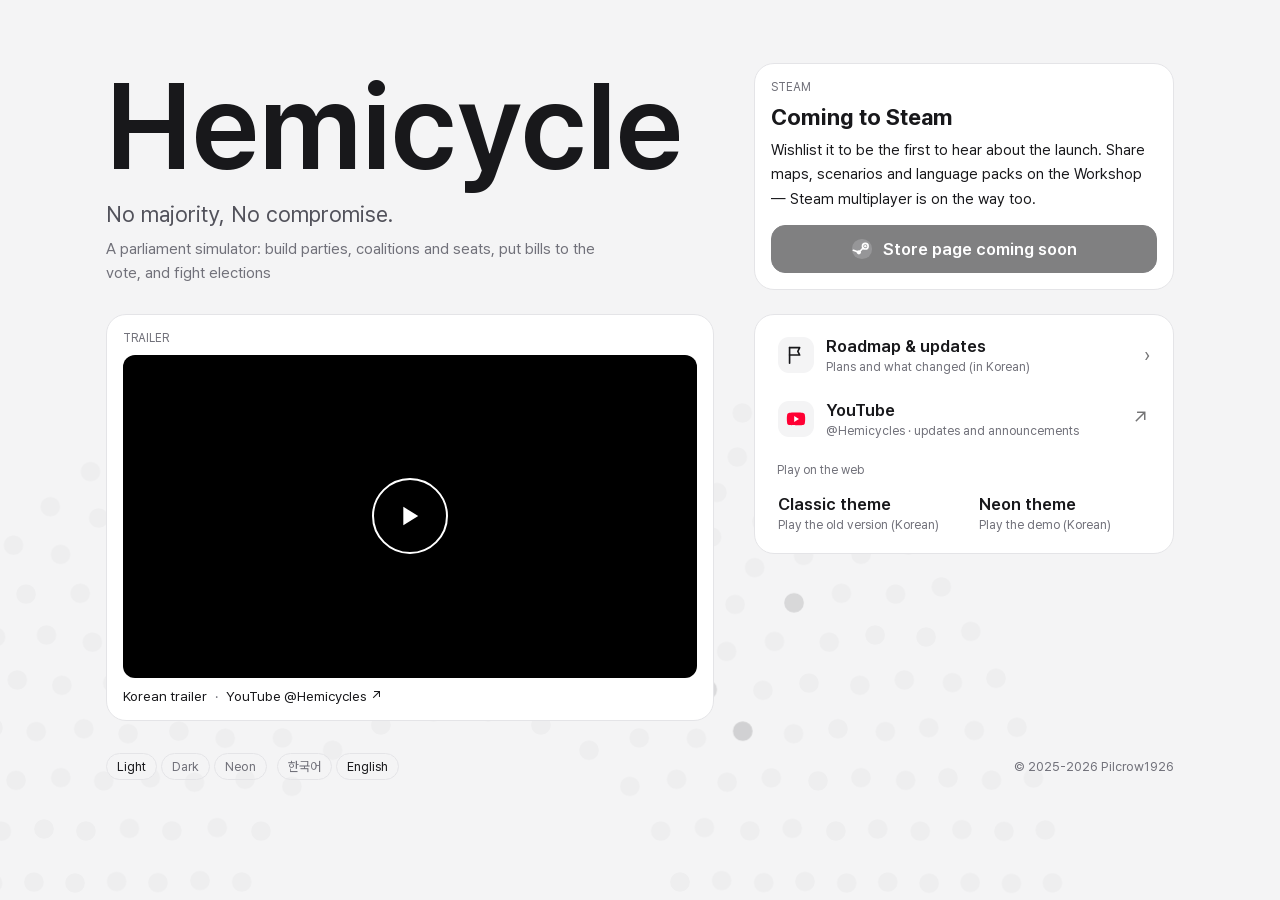
<file: index.html>
<!DOCTYPE html>
<html lang="ko">
<head>
    <meta charset="UTF-8">
    <meta name="viewport" content="width=device-width, initial-scale=1.0">
    <title>Hemicycle</title>
    <meta name="description" content="Hemicycle — 정당 · 연정 · 의석 · 입법 · 선거를 직접 운영하는 의회 시뮬레이터. Steam 출시 예정.">
    <link rel="icon" type="image/png" href="icons/favicon.png">
    <script src="js/thememode.js"></script>
    <script src="js/theme.js"></script>
    <link href="https://fonts.googleapis.com/css2?family=VT323&display=swap" rel="stylesheet">
    <link rel="stylesheet" href="fonts/neodgm/style.css">
    <link rel="stylesheet" href="css/modern.css">
    <link rel="stylesheet" href="css/site.css">
    <script src="js/site.js"></script>
</head>
<body>
    <div class="site">
        <header class="site-brand">
            <div class="site-status neon-only">SYSTEM: ONLINE<br>PUBLIC ARCHIVE</div>
            <h1 class="site-title">Hemicycle</h1>
            <p class="site-subtitle" data-t="subtitle">과반이 없으면 타협도 없다.</p>
            <p class="site-lead" data-t="lead">정당 · 연정 · 의석을 꾸리고, 법안을 표결에 부치고, 선거를 치르는 의회 시뮬레이터</p>
        </header>

        <!-- Steam 출시 예정 -->
        <section class="site-card site-steam" aria-labelledby="steamTitle">
            <div class="site-card-head">STEAM</div>
            <h2 id="steamTitle" class="site-steam-title" data-t="steamTitle">Steam 출시 예정</h2>
            <p class="site-steam-text" data-t="steamText">찜하기를 해 두면 출시 소식을 가장 먼저 받아 볼 수 있어요. 창작마당에서 맵 · 시나리오 · 언어 팩을 나누고, Steam 멀티플레이도 준비하고 있습니다.</p>
            <a class="site-btn site-btn-primary" id="steamBtn" href="#" target="_blank" rel="noopener noreferrer" aria-disabled="true">
                <svg viewBox="0 0 24 24" width="22" height="22" aria-hidden="true"><circle cx="12" cy="12" r="11" fill="currentColor" opacity=".18"/><circle cx="15.6" cy="8.9" r="3.1" fill="none" stroke="currentColor" stroke-width="1.8"/><circle cx="15.6" cy="8.9" r="1.3" fill="currentColor"/><circle cx="8.6" cy="15.6" r="2.3" fill="currentColor"/><path d="M2.6 13.4 8.6 15.6M13.2 10.9 10 14.2" stroke="currentColor" stroke-width="1.9" stroke-linecap="round"/></svg>
                <span class="site-btn-label" data-t="steamSoon">상점 페이지 준비 중</span>
            </a>
        </section>

        <!-- 트레일러 -->
        <section class="site-card site-trailer-card" aria-label="트레일러" data-t-aria-label="trailer">
            <div class="site-card-head">TRAILER</div>
            <div class="site-trailer" id="trailer">
                <img alt="Hemicycle 트레일러 미리보기" data-t-alt="trailerThumb" loading="lazy">
                <button type="button" class="site-trailer-play" aria-label="트레일러 재생" data-t-aria-label="trailerPlay">
                    <svg viewBox="0 0 24 24" width="34" height="34" aria-hidden="true"><path d="M8 5.5v13l10.5-6.5z" fill="currentColor"/></svg>
                </button>
            </div>
            <div class="site-trailer-links">
                <a href="#" id="trailerAlt" data-t="trailerAlt">English trailer</a>
                <span aria-hidden="true">·</span>
                <a data-site-link="youtubeChannel" href="https://www.youtube.com/@Hemicycles" target="_blank" rel="noopener noreferrer" data-t="youtubeShort">공식 유튜브 @Hemicycles ↗</a>
            </div>
        </section>

        <!-- 바로 가기 -->
        <nav class="site-card site-links" aria-label="바로 가기" data-t-aria-label="links">
            <a class="site-link" href="roadmap.html">
                <span class="site-link-icon" aria-hidden="true"><svg viewBox="0 0 24 24" width="22" height="22" fill="none" stroke="currentColor" stroke-width="1.8" stroke-linecap="round" stroke-linejoin="round"><path d="M5 21V4"/><path d="M5 4h11l-2 4 2 4H5"/></svg></span>
                <span class="site-link-text"><b data-t="roadmap">로드맵 · 업데이트</b><small data-t="roadmapDesc">앞으로의 계획과 바뀐 점</small></span>
                <span class="site-link-chev" aria-hidden="true">›</span>
            </a>
            <a class="site-link" data-site-link="youtubeChannel" href="https://www.youtube.com/@Hemicycles" target="_blank" rel="noopener noreferrer">
                <span class="site-link-icon site-yt" aria-hidden="true"><svg viewBox="0 0 24 24" width="22" height="22"><path d="M21.6 7.2a2.5 2.5 0 0 0-1.8-1.8C18.2 5 12 5 12 5s-6.2 0-7.8.4A2.5 2.5 0 0 0 2.4 7.2 26 26 0 0 0 2 12a26 26 0 0 0 .4 4.8 2.5 2.5 0 0 0 1.8 1.8C5.8 19 12 19 12 19s6.2 0 7.8-.4a2.5 2.5 0 0 0 1.8-1.8A26 26 0 0 0 22 12a26 26 0 0 0-.4-4.8z" fill="currentColor"/><path d="M10 15.2 15.2 12 10 8.8z" fill="#fff"/></svg></span>
                <span class="site-link-text"><b data-t="youtube">공식 유튜브</b><small data-t="youtubeDesc">@Hemicycles · 업데이트 소식과 공지</small></span>
                <span class="site-link-chev" aria-hidden="true">↗</span>
            </a>
            <div class="site-links-sub" data-t="playWeb">웹에서 플레이</div>
            <div class="site-link-row">
                <a class="site-link" href="old.html">
                    <span class="site-link-text"><b data-t="classic">일반 테마</b><small data-t="classicDesc">구버전 플레이</small></span>
                </a>
                <a class="site-link" href="old2.html">
                    <span class="site-link-text"><b data-t="neon">네온 테마</b><small data-t="neonDesc">데모 플레이</small></span>
                </a>
            </div>
        </nav>

        <footer class="site-footer">
            <div class="site-prefs">
                <div class="site-theme" role="group" aria-label="테마" data-t-aria-label="theme">
                    <button type="button" data-theme-pick="light" data-t="light">라이트</button>
                    <button type="button" data-theme-pick="dark" data-t="dark">다크</button>
                    <button type="button" data-theme-pick="tno" data-t="neonMode">네온</button>
                </div>
                <div class="site-theme site-lang" role="group" aria-label="언어 · Language">
                    <button type="button" data-lang-pick="ko" lang="ko">한국어</button>
                    <button type="button" data-lang-pick="en" lang="en">English</button>
                </div>
            </div>
            <div>&copy; 2025-2026 Pilcrow1926</div>
        </footer>
    </div>
    <script src="js/hemi-bg.js"></script>
</body>
</html>
</file>
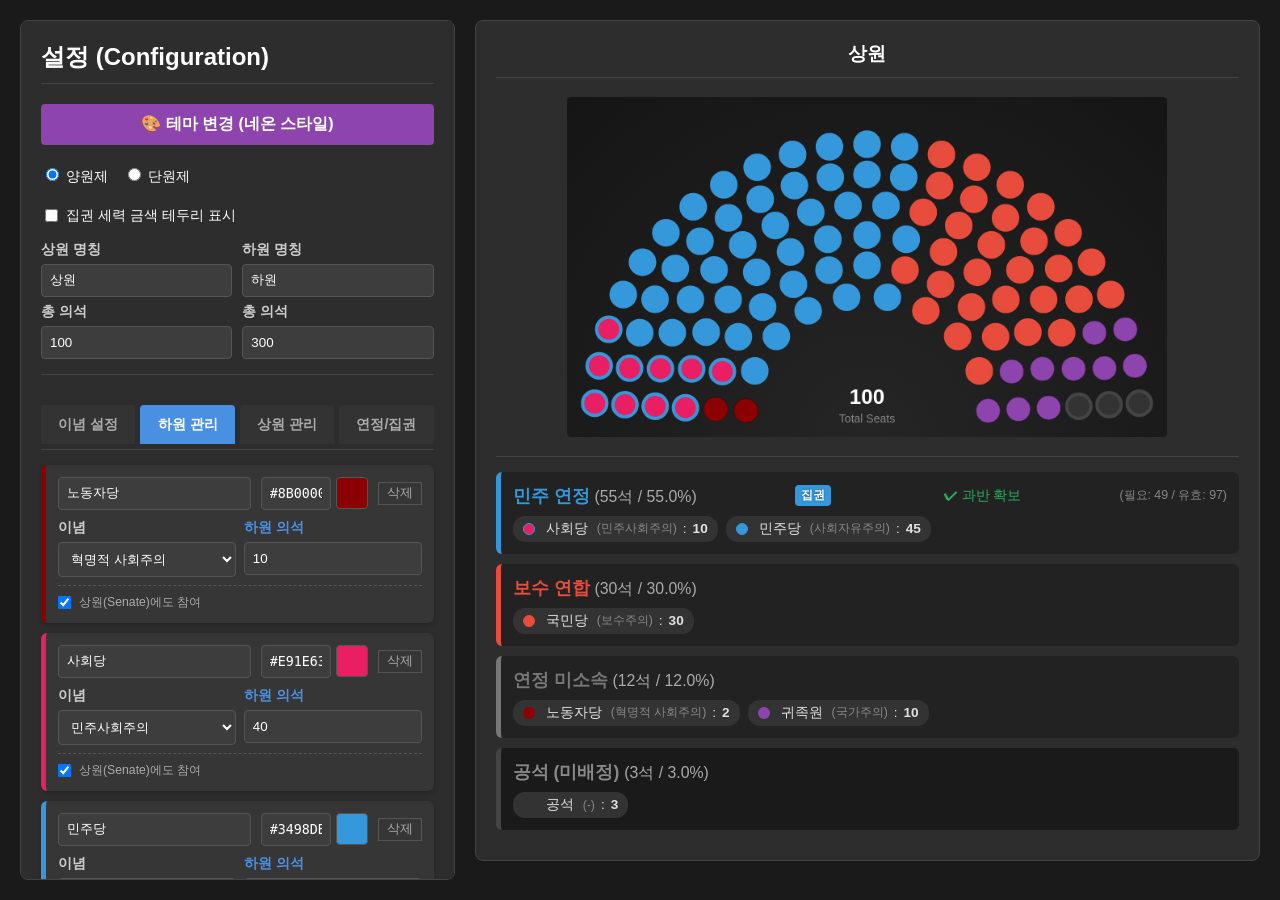
<file: old.html>
<!DOCTYPE html>
<html lang="ko" data-theme-family="modern" style="--m-text: #f4f4f5;">
<!-- 스크롤바: 이 화면은 늘 어두우니 다크 모드 스크롤바로 (css/scrollbars.css의 modern 규칙 · 밝은 글자색 기준) -->
<head>
    <meta charset="UTF-8">
    <link rel="icon" type="image/png" href="icons/favicon.png">
    <meta name="viewport" content="width=device-width, initial-scale=1.0">
    <title>정치 시뮬레이션: 테마 변경 지원</title>
    <style>
        :root {
            --bg-color: #1a1a1a;
            --panel-bg: #2d2d2d;
            --text-color: #e0e0e0;
            --accent-color: #4a90e2;
            --border-color: #444;
            --input-bg: #3d3d3d;
            --success-color: #27ae60;
            --danger-color: #e74c3c;
            --gold-color: #f1c40f;
            --warning-color: #f39c12;
            --gray-btn-color: #7f8c8d;
            --theme-btn-color: #8e44ad; /* 테마 변경 버튼 색상 (보라색) */
            --tab-active-bg: #4a90e2;
            --tab-inactive-bg: #333;
        }

        body {
            font-family: 'Segoe UI', Tahoma, Geneva, Verdana, sans-serif;
            background-color: var(--bg-color);
            color: var(--text-color);
            margin: 0;
            padding: 20px;
            display: flex;
            gap: 20px;
            height: 100vh;
            box-sizing: border-box;
        }

        ::-webkit-scrollbar { width: 8px; }
        ::-webkit-scrollbar-track { background: #222; }
        ::-webkit-scrollbar-thumb { background: #555; border-radius: 4px; }

        .controls {
            flex: 1;
            background-color: var(--panel-bg);
            padding: 20px;
            border-radius: 8px;
            border: 1px solid var(--border-color);
            overflow-y: auto;
            max-width: 480px;
            display: flex;
            flex-direction: column;
        }

        .display-area {
            flex: 2;
            display: flex;
            flex-direction: column;
            gap: 20px;
            overflow-y: auto;
        }

        .chamber-box {
            background-color: var(--panel-bg);
            border: 1px solid var(--border-color);
            border-radius: 8px;
            padding: 20px;
            text-align: center;
        }

        h2, h3 { margin-top: 0; border-bottom: 1px solid var(--border-color); padding-bottom: 10px; color: #fff; }

        .form-group { margin-bottom: 15px; }
        label { display: block; margin-bottom: 5px; font-weight: bold; font-size: 0.9em; color: #ccc; }
        input[type="number"], select, input[type="text"] {
            width: 100%;
            padding: 8px;
            background: var(--input-bg);
            border: 1px solid #555;
            color: white;
            border-radius: 4px;
            box-sizing: border-box;
        }
        
        .color-input-group {
            display: flex;
            align-items: center;
            gap: 5px;
        }
        input.hex-input { 
            font-family: monospace; 
            text-transform: uppercase; 
            width: 70px !important;
        }
        input[type="color"] {
            -webkit-appearance: none;
            border: none;
            width: 32px;
            height: 32px;
            padding: 0;
            background: none;
            cursor: pointer;
        }
        input[type="color"]::-webkit-color-swatch-wrapper { padding: 0; }
        input[type="color"]::-webkit-color-swatch { border: 1px solid #555; border-radius: 4px; }

        .tab-container {
            display: flex;
            flex-wrap: wrap;
            gap: 5px;
            margin-bottom: 15px;
            border-bottom: 1px solid var(--border-color);
            padding-bottom: 5px;
        }
        .tab-btn {
            flex: 1;
            min-width: 80px;
            padding: 10px;
            background-color: var(--tab-inactive-bg);
            color: #aaa;
            border: none;
            cursor: pointer;
            border-radius: 4px 4px 0 0;
            font-weight: bold;
            transition: all 0.2s;
            font-size: 0.9em;
        }
        .tab-btn.active {
            background-color: var(--tab-active-bg);
            color: white;
        }
        .tab-content { display: none; }
        .tab-content.active { display: block; }

        .card-item {
            background: #363636;
            padding: 12px;
            border-radius: 6px;
            margin-bottom: 10px;
            border-left: 5px solid transparent;
            position: relative;
            box-shadow: 0 2px 5px rgba(0,0,0,0.2);
            transition: border 0.2s, box-shadow 0.2s;
        }
        .card-item.is-ruling {
            border: 2px solid var(--gold-color);
            box-shadow: 0 0 10px rgba(241, 196, 15, 0.3);
        }
        .card-header { display: flex; gap: 10px; align-items: center; margin-bottom: 8px; }
        
        .btn-icon { background: none; border: 1px solid #555; color: #aaa; cursor: pointer; padding: 2px 6px; border-radius: 3px; }
        .btn-icon:hover { background: #555; color: #fff; }
        .btn-icon.danger:hover { background: var(--danger-color); border-color: var(--danger-color); }
        
        .remove-btn { 
            background-color: transparent; color: #aaa; border: 1px solid #555; 
            padding: 2px 8px; margin-left: auto; width: auto; font-size: 0.8em; 
        }
        .remove-btn:hover { background-color: var(--danger-color); color: white; border-color: var(--danger-color); }

        .party-grid { display: grid; grid-template-columns: 1fr 1fr; gap: 8px; }

        .coalition-members {
            background: #222;
            padding: 10px;
            border-radius: 4px;
            margin-top: 10px;
            max-height: 150px;
            overflow-y: auto;
        }
        .member-check { display: flex; align-items: center; gap: 8px; padding: 4px 0; border-bottom: 1px solid #333; }
        .member-check:last-child { border-bottom: none; }
        .member-check label { margin: 0; font-weight: normal; cursor: pointer; color: #ddd; flex: 1; }
        
        .party-badge { width: 10px; height: 10px; border-radius: 50%; display: inline-block; margin-right: 5px; }

        .ruling-selector {
            display: flex; align-items: center; gap: 5px; font-size: 0.85em; cursor: pointer;
            background: #222; padding: 4px 8px; border-radius: 15px; border: 1px solid #555;
        }
        .ruling-selector input { margin: 0; cursor: pointer; }
        .ruling-selector.active { border-color: var(--gold-color); color: var(--gold-color); font-weight: bold; }

        .cross-check {
            margin-top: 8px;
            padding-top: 8px;
            border-top: 1px dashed #555;
            display: flex;
            align-items: center;
            gap: 8px;
            font-size: 0.85em;
            color: #aaa;
        }
        .cross-check input { width: auto; margin: 0; cursor: pointer; }
        .cross-check label { display: inline; margin: 0; cursor: pointer; color: #aaa; font-weight: normal; }
        .cross-check:hover label { color: #fff; }

        button.add-btn { background-color: var(--success-color); width: 100%; border:none; padding:10px; color:white; border-radius:4px; cursor:pointer; margin-top: 10px; }
        button.add-btn-secondary { background-color: var(--gray-btn-color); width: 100%; border:none; padding:10px; color:white; border-radius:4px; cursor:pointer; margin-top: 5px; }
        button.add-btn-secondary:hover { background-color: #95a5a6; }
        
        /* 테마 변경 버튼 스타일 */
        a.theme-btn {
            display: block;
            width: 100%;
            background-color: var(--theme-btn-color);
            color: white;
            text-align: center;
            padding: 10px;
            border-radius: 4px;
            text-decoration: none;
            font-weight: bold;
            box-sizing: border-box;
            margin-bottom: 20px;
            transition: background 0.2s;
        }
        a.theme-btn:hover { background-color: #7d3c98; }

        button.simulate-btn { background-color: var(--accent-color); width: 100%; padding: 12px; font-size: 1.1em; margin-top: 20px; border:none; color:white; border-radius:4px; cursor:pointer; font-weight:bold;}

        .ideology-list-item {
            display: flex; align-items: center; gap: 10px; background: #222;
            padding: 8px; border-bottom: 1px solid #444; margin-bottom: 5px; border-radius: 4px;
        }
        .order-controls { display: flex; flex-direction: column; gap: 2px; }
        .order-btn { font-size: 0.7em; padding: 0 4px; line-height: 1; cursor: pointer; background: #444; border:none; color:white; }
        .order-btn:hover { background: #666; }

        canvas {
            background: radial-gradient(circle at bottom, #252525, #151515);
            border-radius: 4px;
            width: 100%; max-width: 600px; height: auto;
        }

        .stats-wrapper { margin-top: 15px; border-top: 1px solid #444; padding-top: 15px; }
        .stat-block { background: #222; padding: 12px; border-radius: 6px; border-left: 5px solid #555; margin-bottom: 10px; }
        .stat-title { font-size: 1.1em; margin-bottom: 8px; display: flex; justify-content: space-between; align-items: center;}
        .stat-legend { display: flex; flex-wrap: wrap; gap: 8px; }
        .legend-pill { background: #333; padding: 4px 10px; border-radius: 12px; font-size: 0.85em; display: flex; align-items: center; gap: 6px; }
    </style>
    <link rel="stylesheet" href="css/scrollbars.css">
</head>
<body>

    <div class="controls">
        <h2>설정 (Configuration)</h2>
        
        <a href="old2.html" class="theme-btn">🎨 테마 변경 (네온 스타일)</a>

        <div class="form-group">
            <div style="display:flex; gap:15px; margin-bottom: 15px;">
                <label style="font-weight:normal; color:#fff;"><input type="radio" name="systemType" value="bicameral" checked onchange="toggleSystem()"> 양원제</label>
                <label style="font-weight:normal; color:#fff;"><input type="radio" name="systemType" value="unicameral" onchange="toggleSystem()"> 단원제</label>
            </div>
            
            <div style="margin-bottom: 15px;">
                <label style="font-weight:normal; color:#fff; display:flex; align-items:center; gap:5px; cursor:pointer;">
                    <input type="checkbox" id="chkGovHighlight" onchange="simulate()"> 
                    <span>집권 세력 금색 테두리 표시</span>
                </label>
            </div>

            <div style="display:grid; grid-template-columns: 1fr 1fr; gap:10px; margin-bottom: 15px; border-bottom:1px solid #444; padding-bottom:15px;">
                <div id="senateConfig">
                    <label>상원 명칭</label>
                    <input type="text" id="senateNameInput" value="상원" oninput="updateNames()">
                    <label style="margin-top:5px;">총 의석</label>
                    <input type="number" id="senateTotal" value="100">
                </div>
                <div>
                    <label id="houseNameLabel">하원 명칭</label>
                    <input type="text" id="houseNameInput" value="하원" oninput="updateNames()">
                    <label style="margin-top:5px;">총 의석</label>
                    <input type="number" id="houseTotal" value="300">
                </div>
            </div>
        </div>

        <div class="tab-container">
            <button class="tab-btn" onclick="switchTab('ideology')" id="tabIdeology">이념 설정</button>
            <button class="tab-btn active" onclick="switchTab('house')" id="tabHouse">하원 관리</button>
            <button class="tab-btn" onclick="switchTab('senate')" id="tabSenate">상원 관리</button>
            <button class="tab-btn" onclick="switchTab('coalition')" id="tabCoalition">연정/집권</button>
        </div>

        <div id="contentIdeology" class="tab-content">
            <div style="color:#aaa; font-size:0.9em; margin-bottom:15px;">
                * 위쪽(▲)이 의회의 <strong>왼쪽(좌파석)</strong>에 배치됩니다.<br>
                * 무소속 이념은 항상 리스트의 <strong>맨 마지막(오른쪽)</strong>에 배치됩니다.
            </div>
            <div id="ideologyList"></div>
            <button class="add-btn" onclick="addIdeology()">+ 이념 추가</button>
            <button class="add-btn-secondary" onclick="addIndependentIdeology()">+ 무소속 이념 추가 (맨 오른쪽)</button>
        </div>

        <div id="contentHouse" class="tab-content active">
            <div id="partyListHouse"></div>
            <button class="add-btn" onclick="addParty()">+ 정당 추가 (양원 공통)</button>
            <button class="add-btn-secondary" onclick="addIndependentParty()">+ 무소속 의원 추가</button>
        </div>

        <div id="contentSenate" class="tab-content">
            <div id="partyListSenate"></div>
            <button class="add-btn" onclick="addParty()">+ 정당 추가 (양원 공통)</button>
            <button class="add-btn-secondary" onclick="addIndependentParty()">+ 무소속 의원 추가</button>
        </div>

        <div id="contentCoalition" class="tab-content">
            <div id="coalitionList"></div>
            <button class="add-btn" onclick="addCoalition()">+ 연정 추가</button>
        </div>

        <button class="simulate-btn" onclick="simulate()">시뮬레이션 적용</button>
    </div>

    <div class="display-area">
        <div class="chamber-box" id="senateSection">
            <h3 id="senateTitle">상원</h3>
            <canvas id="senateCanvas"></canvas>
            <div id="senateStats" class="stats-wrapper"></div>
        </div>
        <div class="chamber-box">
            <h3 id="houseTitle">하원</h3>
            <canvas id="houseCanvas"></canvas>
            <div id="houseStats" class="stats-wrapper"></div>
        </div>
    </div>

    <script>
        const IND_IDEOLOGY_ID = 9999;

        let ideologies = [
            { id: 101, name: "혁명적 사회주의" },
            { id: 102, name: "민주사회주의" },
            { id: 103, name: "사회자유주의" },
            { id: 104, name: "자유주의" },
            { id: 105, name: "보수주의" },
            { id: 106, name: "국가주의" },
            { id: IND_IDEOLOGY_ID, name: "무소속" }
        ];

        let parties = [
            { id: 1, name: "노동자당", color: "#8B0000", seatsHouse: 10, seatsSenate: 2, ideologyId: 101, isRuling: false, inHouse: true, inSenate: true },
            { id: 2, name: "사회당", color: "#E91E63", seatsHouse: 40, seatsSenate: 10, ideologyId: 102, isRuling: false, inHouse: true, inSenate: true },
            { id: 3, name: "민주당", color: "#3498DB", seatsHouse: 120, seatsSenate: 45, ideologyId: 103, isRuling: false, inHouse: true, inSenate: true },
            { id: 4, name: "국민당", color: "#E74C3C", seatsHouse: 80, seatsSenate: 30, ideologyId: 105, isRuling: false, inHouse: true, inSenate: true },
            { id: 5, name: "지역당", color: "#F1C40F", seatsHouse: 20, seatsSenate: 0, ideologyId: 104, isRuling: false, inHouse: true, inSenate: false }, 
            { id: 6, name: "귀족원", color: "#8E44AD", seatsHouse: 0, seatsSenate: 10, ideologyId: 106, isRuling: false, inHouse: false, inSenate: true } 
        ];

        let coalitions = [
            { id: 'c1', name: "민주 연정", color: "#3498DB", members: [2, 3], isRuling: true },
            { id: 'c2', name: "보수 연합", color: "#E74C3C", members: [4], isRuling: false }
        ];

        let currentTab = 'house';

        window.onload = function() { 
            toggleSystem(); 
            refreshUI();
            simulate(); 
        };

        function switchTab(tabName) {
            currentTab = tabName;
            document.querySelectorAll('.tab-btn').forEach(b => b.classList.remove('active'));
            document.getElementById('tab' + tabName.charAt(0).toUpperCase() + tabName.slice(1)).classList.add('active');
            document.querySelectorAll('.tab-content').forEach(c => c.classList.remove('active'));
            document.getElementById('content' + tabName.charAt(0).toUpperCase() + tabName.slice(1)).classList.add('active');
            refreshUI();
        }

        function toggleSystem() {
            const isBicameral = document.querySelector('input[name="systemType"]:checked').value === 'bicameral';
            document.getElementById('senateConfig').style.display = isBicameral ? 'block' : 'none';
            document.getElementById('senateSection').style.display = isBicameral ? 'block' : 'none';
            document.getElementById('tabSenate').style.display = isBicameral ? 'block' : 'none';
            document.getElementById('houseNameLabel').textContent = isBicameral ? "하원 명칭" : "의회 명칭";
            document.getElementById('tabHouse').textContent = isBicameral ? "하원 관리" : "의석 관리";
            if(!isBicameral && currentTab === 'senate') switchTab('house');
            updateNames();
        }

        function updateNames() {
            const sName = document.getElementById('senateNameInput').value;
            const hName = document.getElementById('houseNameInput').value;
            document.getElementById('senateTitle').textContent = sName;
            document.getElementById('houseTitle').textContent = hName;
            document.getElementById('tabHouse').textContent = 
                document.querySelector('input[name="systemType"]:checked').value === 'bicameral' 
                ? hName + " 관리" : "의석 관리";
            document.getElementById('tabSenate').textContent = sName + " 관리";
        }

        function refreshUI() {
            renderIdeologyList();
            renderPartyList('house');
            renderPartyList('senate');
            renderCoalitions();
        }

        function isValidHex(hex) { return /^#[0-9A-F]{6}$/i.test(hex); }

        function renderIdeologyList() {
            const container = document.getElementById('ideologyList');
            container.innerHTML = '';
            ideologies.forEach((ide, index) => {
                const div = document.createElement('div');
                div.className = 'ideology-list-item';
                div.innerHTML = `
                    <div class="order-controls">
                        <button class="order-btn" onclick="moveIdeology(${index}, -1)" ${index === 0 ? 'disabled' : ''}>▲</button>
                        <button class="order-btn" onclick="moveIdeology(${index}, 1)" ${index === ideologies.length - 1 ? 'disabled' : ''}>▼</button>
                    </div>
                    <input type="text" value="${ide.name}" onchange="updateIdeology(${index}, 'name', this.value)" style="flex:1;">
                    <button class="btn-icon danger" onclick="removeIdeology(${index})">X</button>
                `;
                container.appendChild(div);
            });
        }

        function renderPartyList(type) {
            const container = document.getElementById(type === 'house' ? 'partyListHouse' : 'partyListSenate');
            container.innerHTML = '';

            const visibleParties = parties.map((p, idx) => ({ ...p, originalIdx: idx }))
                                            .filter(p => type === 'house' ? p.inHouse : p.inSenate);

            visibleParties.forEach((p) => {
                const idx = p.originalIdx;
                const div = document.createElement('div');
                div.className = `card-item ${p.isRuling ? 'is-ruling' : ''}`;
                div.style.borderLeftColor = p.color;

                const seatKey = type === 'house' ? 'seatsHouse' : 'seatsSenate';
                const seatLabel = type === 'house' ? '하원 의석' : '상원 의석';
                
                let crossCheckHtml = '';
                if (type === 'house') {
                    crossCheckHtml = `
                        <div class="cross-check">
                            <input type="checkbox" id="linkSen${idx}" ${p.inSenate ? 'checked' : ''} onchange="togglePartyParticipation(${idx}, 'inSenate', this.checked)">
                            <label for="linkSen${idx}">상원(Senate)에도 참여</label>
                        </div>
                    `;
                } else {
                    crossCheckHtml = `
                        <div class="cross-check">
                            <input type="checkbox" id="linkHou${idx}" ${p.inHouse ? 'checked' : ''} onchange="togglePartyParticipation(${idx}, 'inHouse', this.checked)">
                            <label for="linkHou${idx}">하원(House)에도 참여</label>
                        </div>
                    `;
                }

                div.innerHTML = `
                    <div class="card-header">
                        <input type="text" value="${p.name}" onchange="updateParty(${idx}, 'name', this.value)" style="flex:1;" placeholder="당명">
                        <div class="color-input-group">
                            <input type="text" class="hex-input" value="${p.color}" onchange="updatePartyColorText(this, ${idx})" placeholder="#Hex">
                            <input type="color" value="${p.color}" oninput="updatePartyColorPicker(this, ${idx})">
                        </div>
                        <button class="remove-btn" onclick="removeParty(${idx})" title="양원 모두에서 영구 삭제">삭제</button>
                    </div>
                    <div class="party-grid">
                        <div class="full-width">
                            <label>이념</label>
                            <select onchange="updateParty(${idx}, 'ideologyId', parseInt(this.value))">
                                ${ideologies.map(ide => `<option value="${ide.id}" ${p.ideologyId === ide.id ? 'selected' : ''}>${ide.name}</option>`).join('')}
                            </select>
                        </div>
                        <div class="full-width" style="display:flex; gap:10px;">
                            <div style="flex:1;">
                                <label style="color:${type==='house'?'#4a90e2':'#e67e22'}">${seatLabel}</label>
                                <input type="number" value="${p[seatKey]}" min="0" onchange="updateParty(${idx}, '${seatKey}', parseInt(this.value)||0)">
                            </div>
                        </div>
                    </div>
                    ${crossCheckHtml}
                `;
                container.appendChild(div);
            });
            
            if (visibleParties.length === 0) {
                container.innerHTML = '<div style="text-align:center; color:#666; padding:20px;">등록된 정당이 없습니다.</div>';
            }
        }

        function renderCoalitions() {
            const container = document.getElementById('coalitionList');
            container.innerHTML = '';
            coalitions.forEach((coal, cIdx) => {
                const div = document.createElement('div');
                div.className = `card-item ${coal.isRuling ? 'is-ruling' : ''}`;
                div.style.borderLeftColor = coal.color;
                let memberChecks = '';
                parties.forEach(p => {
                    const isChecked = coal.members.includes(p.id);
                    let badges = [];
                    if(p.inHouse) badges.push("하");
                    if(p.inSenate) badges.push("상");
                    const badgeStr = badges.length ? `[${badges.join('+')}]` : `[미참여]`;

                    memberChecks += `
                        <div class="member-check">
                            <span class="party-badge" style="background:${p.color}"></span>
                            <label for="c${cIdx}_p${p.id}">
                                ${p.name} <span style="color:#aaa; font-size:0.8em;">${badgeStr}</span>
                            </label>
                            <input type="checkbox" id="c${cIdx}_p${p.id}" 
                                ${isChecked ? 'checked' : ''} 
                                onchange="toggleCoalitionMember('${coal.id}', ${p.id}, this.checked)">
                        </div>
                    `;
                });
                div.innerHTML = `
                    <div class="card-header">
                        <input type="text" value="${coal.name}" onchange="updateCoalition('${coal.id}', 'name', this.value)" style="flex:1;" placeholder="연정 이름">
                        <div class="color-input-group">
                            <input type="text" class="hex-input" value="${coal.color}" onchange="updateCoalitionColorText(this, '${coal.id}')">
                            <input type="color" value="${coal.color}" oninput="updateCoalitionColorPicker(this, '${coal.id}')">
                        </div>
                        <button class="remove-btn" onclick="removeCoalition('${coal.id}')">삭제</button>
                    </div>
                    <label class="ruling-selector ${coal.isRuling ? 'active' : ''}" style="margin-bottom:10px;">
                        <input type="radio" name="global_ruling" ${coal.isRuling ? 'checked' : ''} onchange="setRuling('coalition', '${coal.id}')">
                        ${coal.isRuling ? '✔ 집권 연정 (Government)' : '집권 연정으로 설정'}
                    </label>
                    <div class="coalition-members">${memberChecks}</div>
                `;
                container.appendChild(div);
            });
            
            const partyGovDiv = document.createElement('div');
            partyGovDiv.style.marginTop = "20px";
            partyGovDiv.style.borderTop = "1px solid #444";
            partyGovDiv.style.paddingTop = "10px";
            partyGovDiv.innerHTML = "<h4>단독 집권 설정</h4>";
            
            parties.forEach(p => {
                const pDiv = document.createElement('div');
                pDiv.className = `ruling-selector ${p.isRuling ? 'active' : ''}`;
                pDiv.style.marginBottom = "5px";
                pDiv.innerHTML = `
                    <span class="party-badge" style="background:${p.color}"></span>
                    <span style="flex:1">${p.name}</span>
                    <input type="radio" name="global_ruling" ${p.isRuling ? 'checked' : ''} onchange="setRuling('party', ${p.id})">
                `;
                partyGovDiv.appendChild(pDiv);
            });
            container.appendChild(partyGovDiv);
        }

        function addIdeology() { ideologies.push({ id: Date.now(), name: "새 이념" }); refreshUI(); }
        
        function addIndependentIdeology() {
            const existing = ideologies.find(i => i.id === IND_IDEOLOGY_ID);
            if (existing) {
                ideologies = ideologies.filter(i => i.id !== IND_IDEOLOGY_ID);
                ideologies.push(existing);
            } else {
                ideologies.push({ id: IND_IDEOLOGY_ID, name: "무소속" });
            }
            refreshUI(); simulate();
        }

        function removeIdeology(index) {
            if(ideologies.length <= 1) { alert("최소 1개의 이념은 있어야 합니다."); return; }
            const removedId = ideologies[index].id; ideologies.splice(index, 1);
            parties.forEach(p => { if(p.ideologyId === removedId) p.ideologyId = ideologies[0].id; });
            refreshUI(); simulate();
        }
        function updateIdeology(index, key, val) { ideologies[index][key] = val; refreshUI(); simulate(); }
        function moveIdeology(index, direction) {
            if (direction === -1 && index > 0) { [ideologies[index], ideologies[index - 1]] = [ideologies[index - 1], ideologies[index]]; } 
            else if (direction === 1 && index < ideologies.length - 1) { [ideologies[index], ideologies[index + 1]] = [ideologies[index + 1], ideologies[index]]; }
            refreshUI(); simulate();
        }

        function addParty() {
            parties.push({ id: Date.now(), name: "신당", color: "#999999", seatsHouse: 0, seatsSenate: 0, ideologyId: ideologies[0].id, isRuling: false, inHouse: true, inSenate: true });
            refreshUI();
        }

        function addIndependentParty() {
            let indIdeology = ideologies.find(i => i.id === IND_IDEOLOGY_ID);
            if (!indIdeology) {
                addIndependentIdeology();
                indIdeology = ideologies.find(i => i.id === IND_IDEOLOGY_ID);
            }
            parties.push({ id: Date.now(), name: "무소속", color: "#AAAAAA", seatsHouse: 1, seatsSenate: 0, ideologyId: IND_IDEOLOGY_ID, isRuling: false, inHouse: true, inSenate: true });
            refreshUI(); simulate();
        }

        function removeParty(idx) {
            const pId = parties[idx].id;
            parties.splice(idx, 1);
            coalitions.forEach(c => { c.members = c.members.filter(id => id !== pId); });
            refreshUI(); simulate();
        }
        function updateParty(idx, key, val) {
            parties[idx][key] = val;
            if (key === 'name') refreshUI(); 
            simulate();
        }
        function togglePartyParticipation(idx, field, isChecked) {
            parties[idx][field] = isChecked;
            refreshUI(); simulate();
        }

        function updatePartyColorText(el, idx) {
            let v = el.value.trim(); if(!v.startsWith('#')) v = '#'+v;
            if(isValidHex(v)) { 
                parties[idx].color = v.toUpperCase(); 
                el.parentElement.querySelector('input[type="color"]').value = v.substring(0,7); 
                refreshUI(); simulate(); 
            }
        }
        function updatePartyColorPicker(el, idx) {
            parties[idx].color = el.value.toUpperCase();
            el.parentElement.querySelector('.hex-input').value = el.value.toUpperCase(); 
            simulate(); 
        }

        function addCoalition() { coalitions.push({ id: 'c'+Date.now(), name: "새 연정", color: "#FFFFFF", members: [], isRuling: false }); refreshUI(); }
        function removeCoalition(id) { coalitions = coalitions.filter(c => c.id !== id); refreshUI(); simulate(); }
        function updateCoalition(id, key, val) { const c = coalitions.find(c => c.id === id); if(c) { c[key] = val; simulate(); } }
        
        function updateCoalitionColorText(el, id) {
            let v = el.value.trim(); if(!v.startsWith('#')) v = '#'+v;
            if(isValidHex(v)) { 
                const c = coalitions.find(x => x.id === id); 
                if(c) { 
                    c.color = v.toUpperCase(); 
                    el.parentElement.querySelector('input[type="color"]').value = v.substring(0,7);
                    simulate(); 
                } 
            }
        }
        function updateCoalitionColorPicker(el, id) {
            const c = coalitions.find(x => x.id === id); 
            if(c) { 
                c.color = el.value.toUpperCase(); 
                el.parentElement.querySelector('.hex-input').value = el.value.toUpperCase();
                simulate(); 
            }
        }

        function toggleCoalitionMember(cId, pId, checked) {
            if(checked) { coalitions.forEach(c => c.members = c.members.filter(id => id !== pId)); const t = coalitions.find(c => c.id === cId); if(t) t.members.push(pId); } 
            else { const t = coalitions.find(c => c.id === cId); if(t) t.members = t.members.filter(id => id !== pId); }
            refreshUI(); simulate();
        }
        function setRuling(type, id) {
            parties.forEach(p => p.isRuling = false); coalitions.forEach(c => c.isRuling = false);
            if(type === 'party') { const p = parties.find(x => x.id === id); if(p) p.isRuling = true; }
            else if(type === 'coalition') { const c = coalitions.find(x => x.id === id); if(c) c.isRuling = true; }
            refreshUI(); simulate();
        }

        function simulate() {
            const isBicameral = document.querySelector('input[name="systemType"]:checked').value === 'bicameral';
            const highlightGov = document.getElementById('chkGovHighlight').checked;

            const sTotal = parseInt(document.getElementById('senateTotal').value) || 100;
            const hTotal = parseInt(document.getElementById('houseTotal').value) || 300;

            parties.sort((a, b) => {
                const idxA = ideologies.findIndex(i => i.id === a.ideologyId);
                const idxB = ideologies.findIndex(i => i.id === b.ideologyId);
                if (a.ideologyId === IND_IDEOLOGY_ID && b.ideologyId !== IND_IDEOLOGY_ID) return 1;
                if (b.ideologyId === IND_IDEOLOGY_ID && a.ideologyId !== IND_IDEOLOGY_ID) return -1;
                return idxA - idxB;
            });

            const getMap = (targetTotal, chamberKey, checkKey) => {
                const activeParties = parties.filter(p => p[checkKey]);
                let map = [];
                
                activeParties.forEach((p) => {
                    const count = p[chamberKey]; 
                    
                    const coal = coalitions.find(c => c.members.includes(p.id));
                    const isGov = (coal && coal.isRuling) || p.isRuling;
                    
                    let stroke = null;
                    if (highlightGov && isGov) {
                        stroke = "#f1c40f";
                    } else if (coal) {
                        stroke = coal.color;
                    }

                    const ideName = ideologies.find(ide => ide.id === p.ideologyId)?.name || "";

                    for(let k=0; k < count; k++) {
                        if (map.length >= targetTotal) break;
                        map.push({
                            color: p.color, 
                            partyName: p.name, 
                            ideology: ideName,
                            coalitionName: coal ? coal.name : null, 
                            coalitionId: coal ? coal.id : null,
                            strokeColor: stroke, 
                            isRuling: isGov
                        });
                    }
                });

                while(map.length < targetTotal) {
                    map.push({ 
                        color: '#333',
                        partyName: '공석',
                        ideology: '-',
                        coalitionName: null,
                        coalitionId: 'vacant', 
                        strokeColor: '#444',
                        isRuling: false
                    });
                }
                
                return map;
            };

            const hMap = getMap(hTotal, 'seatsHouse', 'inHouse');
            drawChamber('houseCanvas', hMap, hTotal);
            updateStats('houseStats', hMap, hTotal);

            if (isBicameral) {
                const sMap = getMap(sTotal, 'seatsSenate', 'inSenate');
                drawChamber('senateCanvas', sMap, sTotal);
                updateStats('senateStats', sMap, sTotal);
            }
        }

        function drawChamber(canvasId, seatMap, totalSeats) {
            const canvas = document.getElementById(canvasId);
            const containerWidth = canvas.parentElement.clientWidth - 40;
            canvas.width = containerWidth;
            canvas.height = containerWidth / 2 + 50;
            const ctx = canvas.getContext('2d');
            const CX = canvas.width / 2;
            const CY = canvas.height - 25;
            ctx.clearRect(0, 0, canvas.width, canvas.height);
            if(totalSeats <= 0) return;

            const minR = canvas.width * 0.18;
            const maxR = (canvas.width / 2) - 10;
            let bestConfig = null;
            let low = 2, high = 15;
            for(let i=0; i<20; i++) {
                let mid = (low + high) / 2;
                let cfg = calculateRows(mid, minR, maxR, totalSeats);
                if(cfg.totalCapacity >= totalSeats) { bestConfig = cfg; low = mid; }
                else { high = mid; }
            }
            if(!bestConfig) bestConfig = calculateRows(low, minR, maxR, totalSeats);

            const { rows, dotR } = bestConfig;
            let allPoints = [];
            let distRows = rows.map(r => ({ ...r, actual: Math.round(totalSeats * (r.circumference / bestConfig.totalCircumference)) }));
            let sum = distRows.reduce((a,b)=>a+b.actual, 0);
            distRows[distRows.length-1].actual += (totalSeats - sum);

            const startAngle = Math.PI - 0.05; const endAngle = 0.05; const span = startAngle - endAngle;

            distRows.forEach(row => {
                if(row.actual <= 0) return;
                for(let i=0; i<row.actual; i++) {
                    let ang = (row.actual===1) ? Math.PI/2 : startAngle - (span * (i / (row.actual-1)));
                    allPoints.push({ x: CX + row.radius * Math.cos(ang), y: CY - row.radius * Math.sin(ang), angle: ang });
                }
            });

            allPoints.sort((a,b) => b.angle - a.angle);
            allPoints.forEach((pt, i) => {
                if(i >= seatMap.length) return;
                const d = seatMap[i];
                ctx.beginPath(); ctx.arc(pt.x, pt.y, dotR, 0, Math.PI*2); ctx.fillStyle = d.color; ctx.fill();
                
                // 테두리 두께 70% 수준으로 감소
                if(d.strokeColor) { ctx.strokeStyle = d.strokeColor; ctx.lineWidth = Math.max(1.0, dotR * 0.28); } 
                else { ctx.strokeStyle = "rgba(0,0,0,0.3)"; ctx.lineWidth = 1; }
                ctx.stroke();
            });
            ctx.fillStyle = "#fff"; ctx.textAlign = "center"; ctx.textBaseline = "bottom";
            ctx.font = "bold 26px Arial"; ctx.fillText(totalSeats, CX, CY - 10);
            ctx.font = "14px Arial"; ctx.fillStyle = "#888"; ctx.fillText("Total Seats", CX, CY + 10);
        }

        function calculateRows(dotR, minR, maxR, target) {
            const rowH = dotR * 2.5; const avail = maxR - minR;
            let cnt = Math.floor(avail / rowH); if(cnt < 1) cnt = 1;
            const startR = minR + (avail - cnt*rowH)/2 + dotR;
            let rows = [], cap = 0, circSum = 0;
            for(let i=0; i<cnt; i++) {
                const r = startR + i*rowH; const circ = Math.PI * r; const c = Math.floor(circ / (dotR*2.5));
                rows.push({ radius: r, capacity: c, circumference: circ }); cap += c; circSum += circ;
            }
            return { rows, totalCapacity: cap, totalCircumference: circSum, dotR };
        }

        function updateStats(elId, map, total) {
            const el = document.getElementById(elId);
            if(total === 0) { el.innerHTML = ""; return; }
            
            const highlightGov = document.getElementById('chkGovHighlight').checked;

            let stats = {};
            coalitions.forEach(c => { stats[c.id] = { type: 'coalition', id: c.id, name: c.name, color: c.color, count: 0, parties: {}, isRuling: c.isRuling }; });
            parties.forEach(p => { if(p.isRuling && !coalitions.some(c => c.members.includes(p.id))) { stats['p_'+p.id] = { type: 'party', id: p.id, name: p.name, color: p.color, count: 0, parties: {}, isRuling: true }; } });
            
            stats['none'] = { type: 'none', id: 'none', name: '연정 미소속', color: '#777', count: 0, parties: {}, isRuling: false };
            stats['vacant'] = { type: 'vacant', id: 'vacant', name: '공석 (미배정)', color: '#444', count: 0, parties: {}, isRuling: false };

            map.forEach(s => {
                let key = 'none';
                if(s.coalitionId === 'vacant') key = 'vacant';
                else if(s.coalitionId) key = s.coalitionId;
                else if(parties.find(p => p.name === s.partyName)?.isRuling) key = 'p_' + parties.find(p => p.name === s.partyName).id;
                
                if(!stats[key]) key = 'none';
                stats[key].count++;
                if(!stats[key].parties[s.partyName]) stats[key].parties[s.partyName] = { n:0, col: s.color, ide: s.ideology };
                stats[key].parties[s.partyName].n++;
            });

            // 과반 계산 (공석 제외)
            const vacantCount = stats['vacant'] ? stats['vacant'].count : 0;
            const activeSeats = total - vacantCount;
            const maj = Math.floor(activeSeats / 2) + 1;

            const sortedKeys = Object.keys(stats).sort((a,b) => {
                if(a==='vacant') return 1; if(b==='vacant') return -1;
                if(stats[a].isRuling) return -1; if(stats[b].isRuling) return 1;
                return stats[b].count - stats[a].count;
            });

            let html = "";
            sortedKeys.forEach(key => {
                const group = stats[key];
                if(group.count === 0) return;
                const percent = ((group.count / total) * 100).toFixed(1);
                const isMaj = group.count >= maj;
                let statusBadge = '';
                
                const useGold = group.isRuling && highlightGov;
                const isVacant = key === 'vacant';

                if (group.isRuling) {
                    const badgeBg = useGold ? 'var(--gold-color)' : group.color;
                    const badgeTxt = useGold ? '#000' : '#fff'; 
                    
                    const govTitle = `<span style="background:${badgeBg}; color:${badgeTxt}; font-size:0.7em; padding:2px 6px; border-radius:4px; margin-right:5px; font-weight:bold; text-shadow:${useGold ? 'none' : '0 0 2px rgba(0,0,0,0.5)'}">집권</span>`;

                    if (isMaj) statusBadge = `${govTitle} <span style="color:var(--success-color); font-size:0.8em; margin-left:10px;">✔ 과반 확보</span> <span style="color:#888; font-size:0.7em;">(필요: ${maj} / 유효: ${activeSeats})</span>`;
                    else statusBadge = `${govTitle} <span style="color:var(--danger-color); font-size:0.8em; margin-left:10px;">⚠ 과반 미달</span> <span style="color:#888; font-size:0.7em;">(필요: ${maj} / 유효: ${activeSeats})</span>`;
                } else if (key !== 'vacant' && isMaj) {
                    statusBadge = `<span style="color:var(--warning-color); font-size:0.8em; margin-left:10px;">⚡ 과반 장악 (여소야대)</span> <span style="color:#888; font-size:0.7em;">(필요: ${maj} / 유효: ${activeSeats})</span>`;
                }

                let legendHtml = '';
                for(const [pName, pData] of Object.entries(group.parties)) {
                    legendHtml += `<div class="legend-pill" title="${pData.ide}"><span class="party-badge" style="background:${pData.col}; border: 1px solid ${group.type==='coalition' ? group.color : 'transparent'}"></span>${pName} <span style="color:#888; margin-left:3px; font-size:0.9em;">(${pData.ide})</span>: <strong>${pData.n}</strong></div>`;
                }
                
                const borderColor = isVacant ? '#444' : (useGold ? 'var(--gold-color)' : group.color);
                const bgColor = isVacant ? '#1a1a1a' : (useGold ? 'linear-gradient(90deg, #2a2a20 0%, #222 100%)' : '#222');
                const titleColor = isVacant ? '#888' : borderColor;

                html += `<div class="stat-block" style="border-left: 5px solid ${borderColor}; background: ${bgColor}">
                            <div class="stat-title">
                                <span><strong style="color:${titleColor}">${group.name}</strong> <span style="color:#aaa; font-size:0.9em;">(${group.count}석 / ${percent}%)</span></span>
                                ${statusBadge}
                            </div>
                            <div class="stat-legend">${legendHtml}</div>
                        </div>`;
            });
            el.innerHTML = html;
        }
    </script>
</body>
</html>
</file>
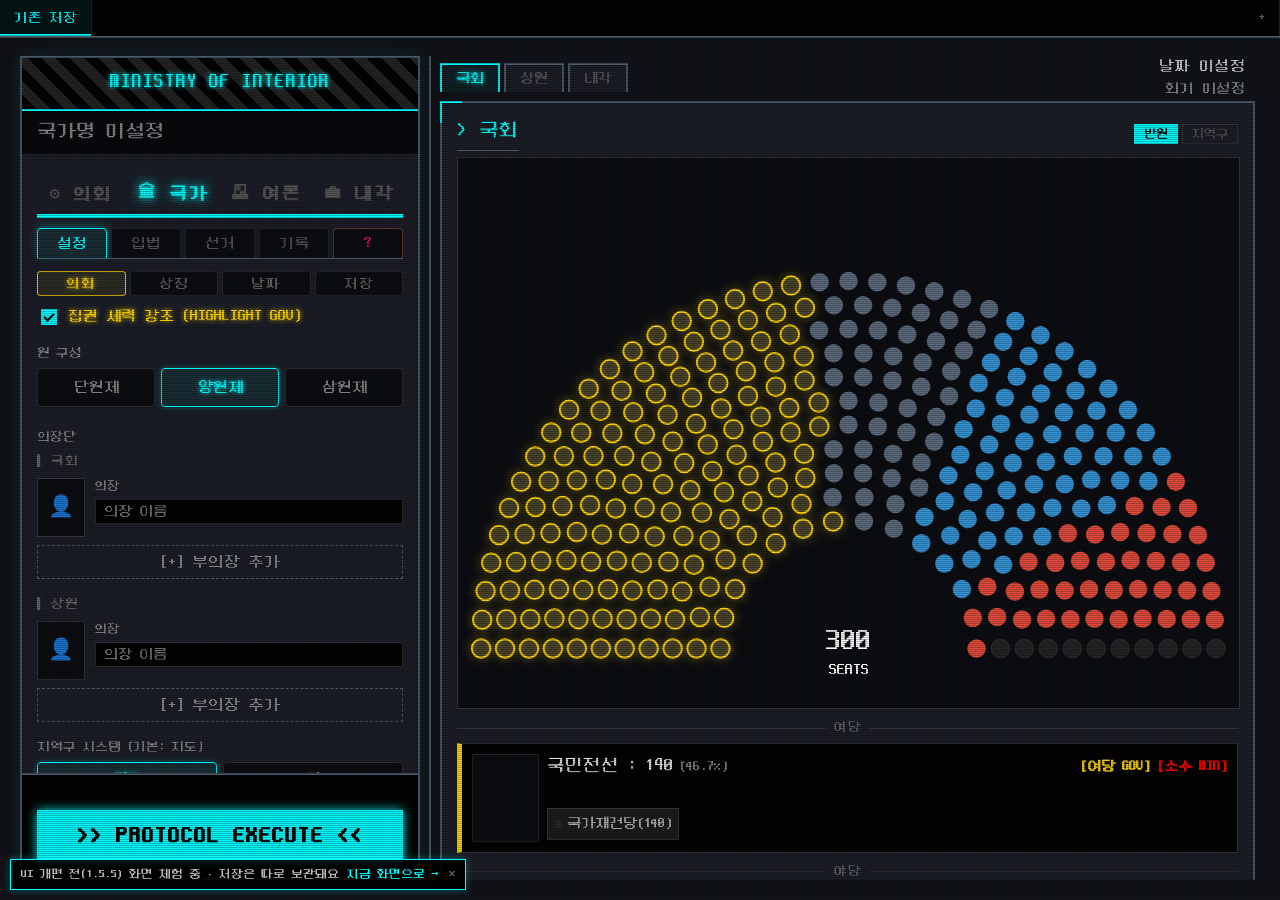
<file: old2.html>
<!DOCTYPE html>
<html lang="ko">
<head>
    <meta charset="UTF-8">
    <link rel="icon" type="image/png" href="icons/favicon.png">
    <meta name="viewport" content="width=device-width, initial-scale=1.0">
    <title>DATANET: PARLIAMENT SIMULATION [BETA] (UI 개편 전)</title>

    <script src="old2/js/storage.js"></script>
    <script src="js/uimode.js"></script>
    <script src="old2/js/thememode.js"></script>
    <script src="js/theme.js"></script>

    <link href="https://fonts.googleapis.com/css2?family=VT323&display=swap" rel="stylesheet">
    <link rel="stylesheet" href="fonts/neodgm/style.css">

    <link rel="stylesheet" href="old2/css/dno.css">
    <link rel="stylesheet" href="css/scrollbars.css">
</head>
<body>

    <!-- 최상단 세이브 탭 바 — 크롬 탭처럼 클릭 한 번으로 세이브 사이를 즉시 오갈 수 있음 -->
    <div class="save-tab-bar" id="saveTabBar"></div>

    <!-- 모바일 UI 모드 전용 — 좌측(컨트롤)/우측(디스플레이) 패널 전환 버튼. 데스크톱 모드에서는 CSS로 숨김 -->
    <div class="mobile-panel-switch" id="mobilePanelSwitch">
        <button class="mobile-panel-btn active" id="mobilePanelBtnControls" onclick="setMobilePanel('controls')">◀ 컨트롤</button>
        <button class="mobile-panel-btn" id="mobilePanelBtnDisplay" onclick="setMobilePanel('display')">의석 현황 ▶</button>
    </div>

    <!-- Tooltip -->
    <div class="tooltip-box" id="tooltipBox" style="display:none;"></div>

    <!-- 캔버스/SVG 우클릭 시 뜨는 내보내기 메뉴 (모든 canvas·svg 요소 공용) -->
    <div id="canvasExportMenu" class="canvas-export-menu" style="display:none;" onclick="event.stopPropagation();">
        <div class="canvas-export-menu-item" onclick="openExportDialog()">⬇ 내보내기...</div>
    </div>

    <!-- 내보내기 옵션 창 -->
    <!-- 권한(거부권/비상사태 등) 관련 확인/안내를 브라우저 기본 alert/confirm 대신 앱 자체 UI로 표시 -->
    <div id="customConfirmOverlay" style="display:none;position:fixed;inset:0;background:rgba(0,0,0,0.75);z-index:7000;align-items:center;justify-content:center;">
        <div style="background:#0a0c10;border:1px solid var(--tno-neon);box-shadow:0 0 16px color-mix(in srgb, var(--tno-neon) 30%, transparent);padding:20px;width:320px;max-width:90vw;font-family:'NeoDunggeunmo','VT323',monospace;">
            <div id="customConfirmMessage" style="color:#ddd;font-size:0.95rem;margin-bottom:20px;line-height:1.6;white-space:pre-line;"></div>
            <div style="display:flex;gap:8px;">
                <button id="customConfirmOkBtn" class="add-btn" style="flex:1;margin-top:0;">확인</button>
                <button id="customConfirmCancelBtn" class="add-btn" style="flex:1;margin-top:0;background:transparent;color:#888;border-color:#333;">취소</button>
            </div>
        </div>
    </div>
    <div id="customAlertOverlay" style="display:none;position:fixed;inset:0;background:rgba(0,0,0,0.75);z-index:7000;align-items:center;justify-content:center;">
        <div style="background:#0a0c10;border:1px solid var(--tno-gold);box-shadow:0 0 16px color-mix(in srgb, var(--tno-gold) 30%, transparent);padding:20px;width:320px;max-width:90vw;font-family:'NeoDunggeunmo','VT323',monospace;">
            <div id="customAlertMessage" style="color:#ddd;font-size:0.95rem;margin-bottom:20px;line-height:1.6;white-space:pre-line;"></div>
            <button id="customAlertOkBtn" class="add-btn" style="width:100%;margin-top:0;">확인</button>
        </div>
    </div>

    <div id="exportDialogOverlay" style="display:none;position:fixed;inset:0;background:rgba(0,0,0,0.7);z-index:6000;align-items:center;justify-content:center;" onclick="if(event.target===this) closeExportDialog();">
        <div style="background:#0a0c10;border:1px solid var(--tno-neon);box-shadow:0 0 16px color-mix(in srgb, var(--tno-neon) 30%, transparent);padding:20px;width:300px;max-width:90vw;font-family:'NeoDunggeunmo','VT323',monospace;">
            <div style="color:var(--tno-neon);font-size:1rem;margin-bottom:16px;letter-spacing:1px;">▌ 내보내기</div>

            <div id="exportHeaderStatsSection">
                <div style="color:#888;font-size:0.8rem;margin-bottom:6px;">최상단에 포함</div>
                <div style="display:flex;flex-wrap:wrap;gap:6px 14px;margin-bottom:16px;">
                    <label style="display:flex;align-items:center;gap:6px;cursor:pointer;color:#ccc;font-size:0.8rem;">
                        <input type="checkbox" id="exportIncludeFlag"> 국기
                    </label>
                    <label style="display:flex;align-items:center;gap:6px;cursor:pointer;color:#ccc;font-size:0.8rem;">
                        <input type="checkbox" id="exportIncludeName"> 국가 이름
                    </label>
                    <label style="display:flex;align-items:center;gap:6px;cursor:pointer;color:#ccc;font-size:0.8rem;">
                        <input type="checkbox" id="exportIncludeDate"> 날짜
                    </label>
                    <label style="display:flex;align-items:center;gap:6px;cursor:pointer;color:#ccc;font-size:0.8rem;">
                        <input type="checkbox" id="exportIncludeSession"> 회기
                    </label>
                </div>

                <label style="display:flex;align-items:center;gap:8px;margin-bottom:10px;cursor:pointer;color:#ccc;font-size:0.85rem;">
                    <input type="checkbox" id="exportIncludeStats" onchange="onExportIncludeStatsChange()"> 아래 의석 수 등 통계 포함
                </label>

                <div id="exportStatsSubOptions" style="display:none;margin:0 0 16px 22px;">
                    <label style="display:flex;align-items:center;gap:8px;margin-bottom:8px;cursor:pointer;color:#999;font-size:0.8rem;">
                        <input type="checkbox" id="exportIncludePhotos" checked> 당수/로고 사진 포함
                    </label>
                    <label style="display:flex;align-items:center;gap:8px;margin-bottom:8px;cursor:pointer;color:#999;font-size:0.8rem;">
                        <input type="checkbox" id="exportExpandIndependents"> 무소속 펼치기
                    </label>
                    <label style="display:flex;align-items:center;gap:8px;cursor:pointer;color:#999;font-size:0.8rem;">
                        <input type="checkbox" id="exportIncludeExtraParties"> 원외정당 포함하기
                    </label>
                </div>
            </div>

            <div style="color:#888;font-size:0.8rem;margin-bottom:6px;">형식</div>
            <div style="display:flex;gap:6px;margin-bottom:20px;">
                <button class="sub-tab-btn-3 active" data-format="png" onclick="setExportFormat('png')">PNG</button>
                <button class="sub-tab-btn-3" data-format="jpg" onclick="setExportFormat('jpg')">JPG</button>
                <button class="sub-tab-btn-3" data-format="svg" onclick="setExportFormat('svg')">SVG</button>
            </div>

            <div style="display:flex;gap:8px;">
                <button class="add-btn" style="flex:1;margin-top:0;" onclick="performExport()">내보내기</button>
                <button class="add-btn" style="flex:1;margin-top:0;background:transparent;color:#888;border-color:#333;" onclick="closeExportDialog()">취소</button>
            </div>
        </div>
    </div>

    <!-- 좌석 클릭 시 뜨는 정보 카드 (display:none 인라인 기본값 — 외부 CSS 로드 실패/캐시 문제와 무관하게 항상 숨김 상태로 시작) -->
    <div class="seat-info-card" id="seatInfoCard" style="display:none;">
        <div class="seat-info-card-header">
            <span id="seatInfoCardTitle">좌석 정보</span>
            <button onclick="closeSeatInfoCard()" title="닫기">✕</button>
        </div>
        <div class="seat-info-card-body" id="seatInfoCardBody"></div>
    </div>

    <div class="controls">
        <div class="tno-header-strip">Ministry of Interior</div>

        <div class="nation-id-bar" id="nationIdBar">
            <span class="nation-name-disp" id="nationNameDisp">국가명 미설정</span>
        </div>

        <div class="controls-content">
            <div class="nation-flag-banner" id="nationFlagBanner" style="display:none;">
                <img id="nationFlagBannerImg" alt="국기">
            </div>


            <!-- ===== 상단 메인 탭 ===== -->
            <div class="main-tab-container">
                <button class="main-tab-btn" onclick="switchMainTab('setup')" id="mainTabSetup">⚙ 의회</button>
                <button class="main-tab-btn active" onclick="switchMainTab('nation')" id="mainTabNation">🏛 국가</button>
                <button class="main-tab-btn" onclick="switchMainTab('election')" id="mainTabElection">🗳 여론</button>
                <button class="main-tab-btn" onclick="switchMainTab('cabinet')" id="mainTabCabinet">💼︎ 내각</button>
            </div>

            <!-- ===== 의회 그룹 (정당 그룹이 여기로 통합됨) ===== -->
            <div id="mainContentSetup" class="main-tab-content">
                <div class="sub-tab-container">
                    <button class="sub-tab-btn active" onclick="switchSubTab('setup','party')" id="subTabParty">정당</button>
                    <button class="sub-tab-btn" onclick="switchSubTab('setup','settings')" id="subTabSettings">구성</button>
                    <button class="sub-tab-btn" onclick="switchSubTab('setup','members')" id="subTabMembers">의원</button>
                    <button class="sub-tab-btn" onclick="switchSubTab('setup','list')" id="subTabList">비례</button>
                    <button class="sub-tab-btn" onclick="switchSubTab('setup','coalition')" id="subTabCoalition">연정</button>
                </div>

                <!-- 정당 탭 (내부 탭: 이념/정보/당수) -->
                <div id="contentParty" class="sub-tab-content active">
                    <div class="sub-tab-container-3">
                        <button class="sub-tab-btn-3 active" onclick="switchPartyGroupInnerTab('ideology')" id="innerTabPartyIdeology">이념</button>
                        <button class="sub-tab-btn-3" onclick="switchPartyGroupInnerTab('info')" id="innerTabPartyInfo">정보</button>
                        <button class="sub-tab-btn-3" onclick="switchPartyGroupInnerTab('leader')" id="innerTabPartyLeader">당수</button>
                    </div>

                    <div id="innerContentPartyIdeology" class="sub-tab-content active">
                        <div id="ideologyList"></div>
                        <button class="add-btn" onclick="addIdeology()">[+] 이념 추가</button>
                    </div>

                    <div id="innerContentPartyInfo" class="sub-tab-content">
                        <div id="partyInfoList"></div>
                        <button class="add-btn" onclick="addParty('house')">[+] 정당 추가</button>
                    </div>

                    <div id="innerContentPartyLeader" class="sub-tab-content">
                        <div id="leaderList"></div>
                    </div>
                </div>

                <!-- 설정 탭 (내부 탭: 하원/상원/삼원) -->
                <div id="contentSettings" class="sub-tab-content">
                    <div class="sub-tab-container-3">
                        <button class="sub-tab-btn-3 active" onclick="switchSetupInnerTab('house')" id="innerTabSetupHouse">하원</button>
                        <button class="sub-tab-btn-3" onclick="switchSetupInnerTab('senate')" id="innerTabSetupSenate">상원</button>
                        <button class="sub-tab-btn-3" onclick="switchSetupInnerTab('third')" id="innerTabSetupThird" style="display:none;">삼원</button>
                    </div>

                    <div id="contentHouse" class="sub-tab-content active">
                        <div style="display:grid;grid-template-columns:1fr 1fr;gap:8px;margin-bottom:12px;padding:10px;background:#0a0c10;border:1px solid #2a2a2a;">
                            <div>
                                <label id="houseNameLabel" style="color:var(--tno-neon);font-size:0.85rem;">의회 명칭</label>
                                <input type="text" id="houseNameInput" value="국회" oninput="updateNames()">
                            </div>
                            <div>
                                <label style="color:var(--tno-neon);font-size:0.85rem;">총 의석 수</label>
                                <input type="number" id="houseTotal" value="300" oninput="elecUpdateDistrictInfo()">
                            </div>
                        </div>
                        <div id="partyListHouse"></div>
                        <button class="add-btn" onclick="addParty('house')">[+] 정당 추가</button>
                    </div>

                    <div id="contentSenate" class="sub-tab-content">
                        <div style="display:grid;grid-template-columns:1fr 1fr;gap:8px;margin-bottom:12px;padding:10px;background:#0a0c10;border:1px solid #2a2a2a;">
                            <div>
                                <label style="color:var(--tno-neon);font-size:0.85rem;">의회 명칭</label>
                                <input type="text" id="senateNameInput" value="상원" oninput="updateNames()">
                            </div>
                            <div>
                                <label style="color:var(--tno-neon);font-size:0.85rem;">총 의석 수</label>
                                <input type="number" id="senateTotal" value="100" oninput="elecUpdateDistrictInfo()">
                            </div>
                        </div>
                        <div id="partyListSenate"></div>
                        <button class="add-btn" onclick="addParty('senate')">[+] 정당 추가</button>
                    </div>

                    <div id="contentThird" class="sub-tab-content">
                        <div style="display:grid;grid-template-columns:1fr 1fr;gap:8px;margin-bottom:12px;padding:10px;background:#0a0c10;border:1px solid #2a2a2a;">
                            <div>
                                <label style="color:var(--tno-neon);font-size:0.85rem;">의회 명칭</label>
                                <input type="text" id="thirdNameInput" value="삼원" oninput="updateNames()">
                            </div>
                            <div>
                                <label style="color:var(--tno-neon);font-size:0.85rem;">총 의석 수</label>
                                <input type="number" id="thirdTotal" value="100" oninput="elecUpdateDistrictInfo()">
                            </div>
                        </div>
                        <div id="partyListThird"></div>
                        <button class="add-btn" onclick="addParty('third')">[+] 정당 추가</button>
                    </div>
                </div>

                <!-- 연정 탭 -->
                <div id="contentCoalition" class="sub-tab-content">
                    <div id="coalitionList"></div>
                    <button class="add-btn" onclick="addCoalition()">[+] 연정 구성</button>
                    <button class="add-btn" onclick="setNoRuling()" style="color:#555;border-color:#333;">[✕] 무집권 상태</button>
                </div>

                <!-- 의원 탭 (지역구 당선 의원 개별 정보, 내부 탭: 하원/상원/삼원) -->
                <div id="contentMembers" class="sub-tab-content">
                    <div class="sub-tab-container-3" id="membersInnerTabs">
                        <button class="sub-tab-btn-3 active" onclick="switchMembersInnerTab('house')" id="innerTabMembersHouse">하원</button>
                        <button class="sub-tab-btn-3" onclick="switchMembersInnerTab('senate')" id="innerTabMembersSenate">상원</button>
                        <button class="sub-tab-btn-3" onclick="switchMembersInnerTab('third')" id="innerTabMembersThird">삼원</button>
                    </div>
                    <div style="display:flex;gap:6px;margin:8px 0;position:relative;">
                        <input type="text" id="membersSearchInput" placeholder="검색 (이름 / #좌석번호)" oninput="onMemberSearchInput('members',this.value)"
                            style="flex:1;min-width:0;background:#000;border:1px solid #2a2a2a;color:#e0e0e0;font-family:inherit;font-size:0.85rem;padding:5px 8px;">
                        <button onclick="toggleMemberFilterPopup('members')" id="membersFilterBtn" class="member-filter-btn">필터</button>
                        <div id="membersFilterPopup" class="member-filter-popup" style="display:none;"></div>
                    </div>
                    <div id="membersList"></div>
                </div>

                <!-- 비례 탭 (정당별 비례 의석 개별 관리, 내부 탭: 하원/상원/삼원) -->
                <div id="contentList" class="sub-tab-content">
                    <div class="sub-tab-container-3" id="listInnerTabs">
                        <button class="sub-tab-btn-3 active" onclick="switchListMemberInnerTab('house')" id="innerTabListHouse">하원</button>
                        <button class="sub-tab-btn-3" onclick="switchListMemberInnerTab('senate')" id="innerTabListSenate">상원</button>
                        <button class="sub-tab-btn-3" onclick="switchListMemberInnerTab('third')" id="innerTabListThird">삼원</button>
                    </div>
                    <div style="display:flex;gap:6px;margin:8px 0;position:relative;">
                        <input type="text" id="listSearchInput" placeholder="검색 (이름 / #좌석번호)" oninput="onMemberSearchInput('list',this.value)"
                            style="flex:1;min-width:0;background:#000;border:1px solid #2a2a2a;color:#e0e0e0;font-family:inherit;font-size:0.85rem;padding:5px 8px;">
                        <button onclick="toggleMemberFilterPopup('list')" id="listFilterBtn" class="member-filter-btn">필터</button>
                        <div id="listFilterPopup" class="member-filter-popup" style="display:none;"></div>
                    </div>
                    <div id="listMemberList"></div>
                </div>
            </div>

            <!-- ===== 국가 그룹 (입법+기록 통합) ===== -->
            <div id="mainContentNation" class="main-tab-content active">
                <div class="sub-tab-container">
                    <button class="sub-tab-btn active" onclick="switchSubTab('nation','config')" id="subTabConfig">설정</button>
                    <button class="sub-tab-btn" onclick="switchSubTab('nation','legislation')" id="subTabLegislation">입법</button>
                    <button class="sub-tab-btn" onclick="switchSubTab('nation','election')" id="subTabElection">선거</button>
                    <button class="sub-tab-btn" onclick="switchSubTab('nation','record')" id="subTabRecord">기록</button>
                    <button class="sub-tab-btn sub-tab-btn-danger" onclick="switchSubTab('nation','fraud')" id="subTabFraud">?</button>
                </div>

                <!-- 설정 탭: 국가 식별 정보 + 전역 표시 옵션 -->
                <div id="contentConfig" class="sub-tab-content active">
                    <div class="sub-tab-container-3">
                        <button class="sub-tab-btn-3 active" onclick="switchConfigInnerTab('assembly')" id="innerTabConfigAssembly">의회</button>
                        <button class="sub-tab-btn-3" onclick="switchConfigInnerTab('symbol')" id="innerTabConfigSymbol">상징</button>
                        <button class="sub-tab-btn-3" onclick="switchConfigInnerTab('date')" id="innerTabConfigDate">날짜</button>
                        <button class="sub-tab-btn-3" onclick="switchConfigInnerTab('save')" id="innerTabConfigSave">저장</button>
                    </div>

                    <!-- 의회: 원 구성 + 의장/부의장 + 지역구 시스템 -->
                    <div id="innerContentConfigAssembly" class="sub-tab-content active">
                        <label style="cursor:pointer; margin-bottom:16px; display:block;">
                            <input type="checkbox" id="chkGovHighlight" onchange="simulate()" checked>
                            <span style="color:var(--tno-gold); text-shadow:0 0 5px var(--tno-gold);">집권 세력 강조 (HIGHLIGHT GOV)</span>
                        </label>

                        <div style="margin-bottom:16px;">
                            <label style="color:#888;font-size:0.8rem;margin-bottom:6px;display:block;">원 구성</label>
                            <div class="system-radio-group">
                                <label class="system-radio-btn"><input type="radio" name="systemType" value="unicameral" onchange="toggleSystem()"> 단원제</label>
                                <label class="system-radio-btn"><input type="radio" name="systemType" value="bicameral" checked onchange="toggleSystem()"> 양원제</label>
                                <label class="system-radio-btn"><input type="radio" name="systemType" value="tricameral" onchange="toggleSystem()"> 삼원제</label>
                            </div>
                        </div>

                        <div style="margin-bottom:16px;">
                            <label style="color:#888;font-size:0.8rem;margin-bottom:6px;display:block;">의장단</label>
                            <div id="chamberLeadersList"></div>
                        </div>

                        <!-- 지역구 시스템 (육각형 / 지도) -->
                        <div style="margin-top:16px;">
                            <label style="color:#888;font-size:0.8rem;margin-bottom:6px;display:block;">지역구 시스템 (기본: 지도)</label>
                            <div class="system-radio-group">
                                <button type="button" class="system-radio-btn active" id="districtSystemModeSvgBtn" onclick="setDistrictMapMode('svg')">지도</button>
                                <button type="button" class="system-radio-btn" id="districtSystemModeHexBtn" onclick="setDistrictMapMode('hex')">그리드</button>
                            </div>
                            <div style="color:#555;font-size:0.72rem;margin-top:4px;">지도 모드로 바꾸면 선거 &gt; 지역구 탭에서 SVG 지도를 업로드할 수 있습니다</div>
                            <!-- 지도 위 약칭/의석 배지 크기 — 지역구 자체 크기와 무관하게 지도 전체에서 하나의 기준으로 통일되지만, 취향에 따라 일괄 조정 가능 -->
                            <div style="margin-top:10px;">
                                <label style="color:#888;font-size:0.8rem;margin-bottom:4px;display:block;">지도 글씨·배지 크기</label>
                                <div style="display:flex;align-items:center;gap:8px;">
                                    <input type="range" id="districtLabelScaleSlider" min="50" max="200" value="100"
                                        oninput="setDistrictLabelScale(this.value)"
                                        style="-webkit-appearance:none;flex:1;background:transparent;">
                                    <span id="districtLabelScaleVal" style="color:var(--tno-neon);width:44px;text-align:right;font-size:0.85rem;">100%</span>
                                </div>
                            </div>
                        </div>
                    </div>

                    <!-- 상징: 국가명/국기 + 반원 표기(의석 수/로고) -->
                    <div id="innerContentConfigSymbol" class="sub-tab-content">
                        <div style="margin-bottom:16px;">
                            <label style="color:#888;font-size:0.8rem;margin-bottom:4px;display:block;">국가명</label>
                            <input type="text" id="nationNameInput" placeholder="예: 대게르만국" oninput="updateNationIdBar()" style="width:100%;box-sizing:border-box;">
                        </div>

                        <div>
                            <label style="color:#888;font-size:0.8rem;margin-bottom:6px;display:block;">국기</label>
                            <div style="display:flex;align-items:center;gap:12px;">
                                <div class="leader-photo-box" id="nationFlagBox" title="클릭하여 국기 업로드" style="width:72px;height:48px;">
                                    <img id="nationFlagImg" alt="국기" style="display:none;">
                                    <span class="photo-ph" id="nationFlagPh" style="font-size:1.4rem;">🏳️</span>
                                    <input type="file" accept="image/*" onchange="uploadNationFlag(this)">
                                </div>
                                <button onclick="removeNationFlag()" id="nationFlagRemoveBtn" style="display:none;background:transparent;border:1px solid #333;color:#555;font-family:inherit;font-size:0.8rem;padding:4px 10px;cursor:pointer;">✕ 국기 제거</button>
                            </div>
                        </div>

                        <!-- 의원실별 반원 중앙 표시 (의석 수 / 로고) -->
                        <div style="margin-top:16px;">
                            <label id="chamberCenterLabelHouse" style="color:#888;font-size:0.8rem;margin-bottom:6px;display:block;">하원 반원 중앙 표시</label>
                            <div class="system-radio-group" style="margin-bottom:8px;">
                                <button type="button" class="system-radio-btn active" id="chamberCenterModeSeatsBtnHouse" onclick="setChamberCenterMode('house','seats')">의석 수</button>
                                <button type="button" class="system-radio-btn" id="chamberCenterModeLogoBtnHouse" onclick="setChamberCenterMode('house','logo')">로고</button>
                            </div>
                            <div id="chamberCenterLogoWrapHouse" style="display:flex;align-items:center;gap:10px;">
                                <div class="leader-photo-box" id="chamberLogoPreviewHouse" style="width:52px;height:52px;flex-shrink:0;" title="클릭하여 로고 업로드">
                                    <div class="photo-ph">⚑</div>
                                    <input type="file" accept="image/*" onchange="uploadChamberLogo(this,'house')">
                                </div>
                                <div style="min-width:0;">
                                    <div style="color:#666;font-size:0.72rem;">클릭해서 로고를 올리고, [로고]를 선택하면 반원 중앙에 표시됩니다</div>
                                    <button id="chamberLogoRemoveBtnHouse" onclick="removeChamberLogo('house')" style="display:none;background:transparent;border:1px solid #333;color:#555;font-family:inherit;font-size:0.75rem;padding:4px 10px;cursor:pointer;margin-top:4px;">✕ 로고 제거</button>
                                </div>
                            </div>
                        </div>

                        <div id="chamberCenterSenateWrap" style="margin-top:16px;">
                            <label style="color:#888;font-size:0.8rem;margin-bottom:6px;display:block;" id="chamberCenterLabelSenate">상원 반원 중앙 표시</label>
                            <div class="system-radio-group" style="margin-bottom:8px;">
                                <button type="button" class="system-radio-btn active" id="chamberCenterModeSeatsBtnSenate" onclick="setChamberCenterMode('senate','seats')">의석 수</button>
                                <button type="button" class="system-radio-btn" id="chamberCenterModeLogoBtnSenate" onclick="setChamberCenterMode('senate','logo')">로고</button>
                            </div>
                            <div id="chamberCenterLogoWrapSenate" style="display:flex;align-items:center;gap:10px;">
                                <div class="leader-photo-box" id="chamberLogoPreviewSenate" style="width:52px;height:52px;" title="반원 중앙에 표시할 로고">
                                    <div class="photo-ph">⚑</div>
                                    <input type="file" accept="image/*" onchange="uploadChamberLogo(this,'senate')">
                                </div>
                                <button id="chamberLogoRemoveBtnSenate" onclick="removeChamberLogo('senate')" style="display:none;background:transparent;border:1px solid #333;color:#555;font-family:inherit;font-size:0.75rem;padding:4px 10px;cursor:pointer;">✕ 로고 제거</button>
                            </div>
                        </div>

                        <div id="chamberCenterThirdWrap" style="margin-top:16px;display:none;">
                            <label style="color:#888;font-size:0.8rem;margin-bottom:6px;display:block;" id="chamberCenterLabelThird">삼원 반원 중앙 표시</label>
                            <div class="system-radio-group" style="margin-bottom:8px;">
                                <button type="button" class="system-radio-btn active" id="chamberCenterModeSeatsBtnThird" onclick="setChamberCenterMode('third','seats')">의석 수</button>
                                <button type="button" class="system-radio-btn" id="chamberCenterModeLogoBtnThird" onclick="setChamberCenterMode('third','logo')">로고</button>
                            </div>
                            <div id="chamberCenterLogoWrapThird" style="display:flex;align-items:center;gap:10px;">
                                <div class="leader-photo-box" id="chamberLogoPreviewThird" style="width:52px;height:52px;" title="반원 중앙에 표시할 로고">
                                    <div class="photo-ph">⚑</div>
                                    <input type="file" accept="image/*" onchange="uploadChamberLogo(this,'third')">
                                </div>
                                <button id="chamberLogoRemoveBtnThird" onclick="removeChamberLogo('third')" style="display:none;background:transparent;border:1px solid #333;color:#555;font-family:inherit;font-size:0.75rem;padding:4px 10px;cursor:pointer;">✕ 로고 제거</button>
                            </div>
                        </div>
                    </div>

                    <!-- 날짜: 현재 날짜 + 회기 -->
                    <div id="innerContentConfigDate" class="sub-tab-content">
                        <div>
                            <label style="color:#888;font-size:0.8rem;margin-bottom:6px;display:block;">현재 날짜</label>
                            <div class="system-radio-group" style="margin-bottom:8px;">
                                <button type="button" class="system-radio-btn active" id="nationDateModeSimpleBtn" onclick="setNationDateMode('simple')">단순형</button>
                                <button type="button" class="system-radio-btn" id="nationDateModeProgBtn" onclick="setNationDateMode('progressive')">수동 진행형</button>
                            </div>
                            <div id="nationDateSimpleWrap">
                                <input type="text" id="nationDateInput" placeholder="예: 1952년 3월 15일" oninput="updateDispInfoBar()" style="width:100%;box-sizing:border-box;">
                            </div>
                            <div id="nationDateProgWrap" style="display:none;">
                                <div style="display:flex;gap:6px;margin-bottom:8px;">
                                    <input type="number" id="nationDateYear" placeholder="연" oninput="updateDispInfoBar()" style="flex:1;min-width:0;text-align:center;">
                                    <input type="number" id="nationDateMonth" placeholder="월" min="1" max="12" oninput="updateDispInfoBar()" style="flex:1;min-width:0;text-align:center;">
                                    <input type="number" id="nationDateDay" placeholder="일" min="1" max="31" oninput="updateDispInfoBar()" style="flex:1;min-width:0;text-align:center;">
                                </div>
                                <div style="display:flex;gap:6px;">
                                    <button class="add-btn" onclick="advanceNationDate(1,'day')" style="flex:1;min-width:0;margin-top:0;">+1일</button>
                                    <button class="add-btn" onclick="advanceNationDate(7,'day')" style="flex:1;min-width:0;margin-top:0;">+7일</button>
                                    <button class="add-btn" onclick="advanceNationDate(1,'month')" style="flex:1;min-width:0;margin-top:0;">+1개월</button>
                                </div>
                            </div>
                        </div>

                        <div style="margin-top:16px;">
                            <label style="color:#888;font-size:0.8rem;margin-bottom:6px;display:block;">회기</label>
                            <div class="system-radio-group" style="margin-bottom:8px;">
                                <button type="button" class="system-radio-btn active" id="nationSessionModeSimpleBtn" onclick="setNationSessionMode('simple')">단순형</button>
                                <button type="button" class="system-radio-btn" id="nationSessionModeIndivBtn" onclick="setNationSessionMode('individual')">개별형</button>
                            </div>
                            <div id="nationSessionSimpleWrap">
                                <input type="text" id="nationSessionInput" placeholder="예: 제21대 국회 제1회 임시회" oninput="updateDispInfoBar()" style="width:100%;box-sizing:border-box;">
                            </div>
                            <div id="nationSessionIndivWrap" style="display:none;">
                                <div style="display:flex;gap:6px;margin-bottom:8px;">
                                    <div style="flex:1;">
                                        <label style="color:#555;font-size:0.72rem;margin-bottom:2px;">대수</label>
                                        <input type="number" id="nationSessionTerm" placeholder="21" oninput="updateDispInfoBar()" style="width:100%;text-align:center;box-sizing:border-box;">
                                    </div>
                                    <div style="flex:1;">
                                        <label style="color:#555;font-size:0.72rem;margin-bottom:2px;">이름</label>
                                        <input type="text" id="nationSessionOrgName" placeholder="국회" oninput="updateDispInfoBar()" style="width:100%;text-align:center;box-sizing:border-box;">
                                    </div>
                                    <div style="flex:1;">
                                        <label style="color:#555;font-size:0.72rem;margin-bottom:2px;">회기</label>
                                        <input type="number" id="nationSessionNumber" placeholder="1" oninput="updateDispInfoBar()" style="width:100%;text-align:center;box-sizing:border-box;">
                                    </div>
                                </div>
                                <div class="system-radio-group" style="margin-bottom:8px;">
                                    <button type="button" class="system-radio-btn active" id="nationSessionTypeRegularBtn" onclick="setNationSessionType('regular')">정기회</button>
                                    <button type="button" class="system-radio-btn" id="nationSessionTypeExtraBtn" onclick="setNationSessionType('extraordinary')">임시회</button>
                                </div>
                                <button class="add-btn" onclick="advanceNationSession()" style="width:100%;margin-top:0;">▶ 다음 회기</button>
                            </div>
                        </div>
                    </div>

                    <!-- 저장 (구 최상단 '저장' 탭이 여기로 통합됨) -->
                    <div id="innerContentConfigSave" class="sub-tab-content">
                        <div style="padding:12px 14px;background:#0a0c10;border:1px solid #2a2a2a;margin-bottom:14px;">
                            <label style="display:flex;align-items:center;justify-content:space-between;gap:10px;cursor:pointer;">
                                <span>
                                    <span style="color:var(--tno-neon);font-size:0.95rem;display:block;">자동저장</span>
                                    <span style="color:#666;font-size:0.75rem;" id="autosaveStatusText">-</span>
                                </span>
                                <input type="checkbox" id="autosaveToggle" onchange="setAutosaveEnabled(this.checked)">
                            </label>
                            <div style="display:flex;align-items:center;justify-content:space-between;gap:10px;margin-top:10px;padding-top:10px;border-top:1px solid #1a1a1a;">
                                <span style="color:#888;font-size:0.82rem;">저장 주기</span>
                                <select id="autosaveIntervalSelect" onchange="setAutosaveInterval(this.value)" style="width:auto;">
                                    <option value="15">15초</option>
                                    <option value="30">30초</option>
                                    <option value="60">1분</option>
                                    <option value="180">3분</option>
                                    <option value="300">5분</option>
                                    <option value="600">10분</option>
                                </select>
                            </div>
                        </div>

                        <button class="add-btn" onclick="resetAutosaveData()" style="width:100%;margin-top:0;border-color:#663333;color:#ff6666;">✕ 저장 데이터 초기화</button>

                        <div style="height:1px;background:#222;margin:18px 0;"></div>

                        <span style="color:var(--tno-neon);font-size:0.95rem;display:block;margin-bottom:6px;">이름 붙여 저장 (브라우저에 보관)</span>
                        <div style="display:flex;gap:6px;margin-bottom:10px;">
                            <input type="text" id="saveSlotNameInput" placeholder="예: 2차 총선 직후" style="flex:1;" onkeydown="if(event.key==='Enter'){event.preventDefault();saveNamedSlot();}">
                            <button class="add-btn" onclick="saveNamedSlot()" style="width:auto;margin-top:0;padding:8px 14px;white-space:nowrap;">저장</button>
                        </div>
                        <div id="saveSlotList"></div>

                        <div style="height:1px;background:#222;margin:18px 0;"></div>

                        <div style="display:flex;gap:8px;">
                            <button class="add-btn" onclick="saveJSON()" style="flex:1;margin-top:0;">파일로 저장</button>
                            <button class="add-btn" onclick="document.getElementById('fileLoadJsonTab').click()" style="flex:1;margin-top:0;">불러오기</button>
                        </div>
                        <input id="fileLoadJsonTab" type="file" accept="application/json" style="display:none;">
                    </div>
                </div>

                <!-- 입법 탭 (내부 탭: 제출/상정/표결) -->
                <div id="contentLegislation" class="sub-tab-content">
                    <div class="sub-tab-container-3">
                        <button class="sub-tab-btn-3 active" onclick="switchLegislationInnerTab('bill')" id="innerTabLegBill">제출</button>
                        <button class="sub-tab-btn-3" onclick="switchLegislationInnerTab('table')" id="innerTabLegTable">상정</button>
                        <button class="sub-tab-btn-3" onclick="switchLegislationInnerTab('vote')" id="innerTabLegVote">표결</button>
                        <button class="sub-tab-btn-3" onclick="switchLegislationInnerTab('council')" id="innerTabLegCouncil">국무회의</button>
                    </div>

            <!-- 제출 탭: 법안 작성 폼만 -->
            <div id="contentBill" class="sub-tab-content active">
                <div id="amendmentBanner" class="amendment-banner">
                    <span id="amendmentBannerText"></span>
                    <button onclick="cancelAmendment()" title="취소">✕</button>
                </div>
                <div class="vote-panel" style="margin-bottom:10px;">
                    <div class="vote-panel-title">> 새 법안 작성 (NEW BILL)</div>
                    <input type="text" class="vote-bill-input" id="newBillTitle" placeholder="법안 제목..." style="margin-bottom:6px;">
                    <textarea id="newBillContent" placeholder="법안 내용을 입력하세요..." style="
                        background:#000; border:1px solid var(--tno-border); color:#ccc;
                        font-family:'NeoDunggeunmo','VT323',monospace; font-size:0.85rem;
                        width:100%; box-sizing:border-box; padding:8px; resize:vertical;
                        min-height:80px; outline:none; line-height:1.5;
                    "></textarea>
                    <input type="text" id="newBillTags" placeholder="태그 (쉼표로 구분, 예: 경제, 안보)" style="background:#000; border:1px solid var(--tno-border); color:#aaa; font-family:'NeoDunggeunmo','VT323',monospace; font-size:0.85rem; width:100%; box-sizing:border-box; padding:5px 8px; margin-top:6px;">
                    <div style="margin-top:8px;">
                        <label style="color:#888; font-size:0.85rem; margin-bottom:4px;">가결 기준</label>
                        <select id="newBillThreshold" style="width:100%; background:#000; border:1px solid var(--tno-border); color:var(--tno-gold); font-family:'NeoDunggeunmo','VT323',monospace; font-size:0.9rem; padding:4px 8px;" onchange="toggleCustomThreshold()">
                            <option value="0.5">과반 (재적 과반수)</option>
                            <option value="0.667">특별다수 (2/3 이상)</option>
                            <option value="1.0">전원 일치</option>
                            <option value="custom">지정...</option>
                        </select>
                        <div id="customThresholdWrap" style="display:none; margin-top:6px; display:none; align-items:center; gap:6px;">
                            <input type="number" id="customNumer" min="1" placeholder="분자" style="flex:1; text-align:center;">
                            <span style="color:#666; font-size:1.2rem;">/</span>
                            <input type="number" id="customDenom" min="1" placeholder="분모" style="flex:1; text-align:center;">
                            <span id="customThresholdPreview" style="color:#ffd700; font-size:0.85rem; white-space:nowrap;"></span>
                        </div>
                    </div>
                    <button class="add-btn" style="border-style:solid; margin-top:8px; color:var(--tno-neon); border-color:var(--tno-neon);" onclick="addBill()">[+] 법안 등록</button>
                </div>

                <!-- 기존 법안 수정 -->
                <div class="vote-panel">
                    <div class="vote-panel-title">> 기존 법안 수정 (EDIT BILL)</div>
                    <select id="editBillSelect" style="width:100%; background:#000; border:1px solid var(--tno-border); color:var(--tno-gold); font-family:'NeoDunggeunmo','VT323',monospace; font-size:0.95rem; padding:6px;margin-bottom:10px;" onchange="selectBillForEdit(this.value)">
                        <option value="">-- 수정할 법안 선택 --</option>
                    </select>
                    <div id="editBillForm" style="display:none;">
                        <input type="text" class="vote-bill-input" id="editBillTitle" placeholder="법안 제목..." style="margin-bottom:6px;">
                        <textarea id="editBillContent" placeholder="법안 내용을 입력하세요..." style="
                            background:#000; border:1px solid var(--tno-border); color:#ccc;
                            font-family:'NeoDunggeunmo','VT323',monospace; font-size:0.85rem;
                            width:100%; box-sizing:border-box; padding:8px; resize:vertical;
                            min-height:80px; outline:none; line-height:1.5;
                        "></textarea>
                        <input type="text" id="editBillTags" placeholder="태그 (쉼표로 구분, 예: 경제, 안보)" style="background:#000; border:1px solid var(--tno-border); color:#aaa; font-family:'NeoDunggeunmo','VT323',monospace; font-size:0.85rem; width:100%; box-sizing:border-box; padding:5px 8px; margin-top:6px;">
                        <div style="margin-top:8px;">
                            <label style="color:#888; font-size:0.85rem; margin-bottom:4px;">가결 기준</label>
                            <select id="editBillThreshold" style="width:100%; background:#000; border:1px solid var(--tno-border); color:var(--tno-gold); font-family:'NeoDunggeunmo','VT323',monospace; font-size:0.9rem; padding:4px 8px;" onchange="toggleEditCustomThreshold()">
                                <option value="0.5">과반 (재적 과반수)</option>
                                <option value="0.667">특별다수 (2/3 이상)</option>
                                <option value="1.0">전원 일치</option>
                                <option value="custom">지정...</option>
                            </select>
                            <div id="editCustomThresholdWrap" style="display:none; margin-top:6px; align-items:center; gap:6px;">
                                <input type="number" id="editCustomNumer" min="1" placeholder="분자" style="flex:1; text-align:center;">
                                <span style="color:#666; font-size:1.2rem;">/</span>
                                <input type="number" id="editCustomDenom" min="1" placeholder="분모" style="flex:1; text-align:center;">
                                <span id="editCustomThresholdPreview" style="color:#ffd700; font-size:0.85rem; white-space:nowrap;"></span>
                            </div>
                        </div>
                        <button class="add-btn" style="border-style:solid; margin-top:8px; color:var(--tno-gold); border-color:var(--tno-gold);" onclick="saveEditBill()">[✔] 수정 저장</button>
                    </div>
                </div>
            </div>

            <!-- 상정 탭: 법안 검색 + 대기 중 목록 -->
            <div id="contentTable" class="sub-tab-content">
                <!-- 검색 + 태그 필터 -->
                <div class="bill-search-bar">
                    <input type="text" id="billSearchInput" placeholder="법안 검색..." oninput="renderBillList(); renderArchiveList();">
                    <button onclick="document.getElementById('billSearchInput').value=''; activeBillTagFilter=null; renderBillList(); renderArchiveList();" style="background:transparent;border:1px solid #333;color:#555;padding:4px 8px;font-family:'NeoDunggeunmo','VT323',monospace;cursor:pointer;" title="초기화">✕</button>
                </div>
                <div class="bill-tag-filter" id="billTagFilter"></div>

                <div id="billList"></div>
            </div>

            <!-- VOTE SUB-TAB -->
            <div id="contentVote" class="sub-tab-content">
                <!-- 법안 선택 -->
                <div class="vote-panel" style="margin-bottom:10px;">
                    <div class="vote-panel-title">> 심의 법안 선택 (SELECT BILL)</div>
                    <div id="voteActiveBillDisplay" style="
                        background:#050505; border:1px solid #333; padding:8px;
                        margin-bottom:8px; min-height:36px;
                    ">
                        <span style="color:#444; font-size:0.9rem;">법안을 선택하세요...</span>
                    </div>
                    <select id="voteSelectBill" style="width:100%; background:#000; border:1px solid var(--tno-border); color:var(--tno-gold); font-family:'NeoDunggeunmo','VT323',monospace; font-size:0.95rem; padding:6px;" onchange="selectBillForVote(this.value)">
                        <option value="">-- 법안 선택 --</option>
                    </select>
                    <div style="margin-top:8px;">
                        <label style="color:#888; font-size:0.85rem; margin-bottom:4px;">표결일</label>
                        <input type="text" id="voteDateInput" placeholder="예: 1952년 3월 5일" style="width:100%; box-sizing:border-box;" onchange="updateVoteDate(this.value)">
                    </div>
                </div>

                <!-- 투표 입력 모드 -->
                <div class="vote-panel" id="voteModePanel">
                    <div class="vote-panel-title">> 투표 입력 모드</div>
                    <div class="vote-btn-row">
                        <button class="vote-ctrl-btn yea" onclick="setVoteMode('yea')">▲ 찬성</button>
                        <button class="vote-ctrl-btn nay" onclick="setVoteMode('nay')">▼ 반대</button>
                        <button class="vote-ctrl-btn abs" onclick="setVoteMode('abs')">— 기권</button>
                        <button class="vote-ctrl-btn clr" onclick="setVoteMode('none')">✕ 제거</button>
                    </div>
                    <div class="vote-btn-row" style="margin-top:6px;">
                        <button class="vote-ctrl-btn info" onclick="setVoteMode('info')">🔍 정보 보기</button>
                    </div>
                    <div class="vote-hint">
                        모드 선택 후 캔버스 의원 원 클릭 (정보 보기 모드는 투표를 바꾸지 않음) &nbsp;|&nbsp;
                        현재: <span id="currentModeLabel" style="color:#888;">없음</span>
                    </div>
                    <div class="vote-btn-row" style="margin-top:8px;">
                        <button class="vote-ctrl-btn clr" style="color:var(--tno-alert);border-color:var(--tno-alert);" onclick="clearAllVotes()">전체 초기화</button>
                    </div>
                </div>

                <!-- 정당 일괄 투표 -->
                <div class="vote-panel" id="partyBulkPanel">
                    <div class="vote-panel-title">> 정당 일괄 투표 (PARTY BULK)</div>
                    <div style="display:flex;flex-direction:column;gap:4px;margin-bottom:8px;" id="bulkChamberSelectGroup">
                        <label style="display:flex;align-items:center;gap:6px;cursor:pointer;color:#aaa;font-size:0.85rem;padding:4px 6px;background:#0a0c10;border:1px solid #222;" id="bulkHouseWrap">
                            <input type="checkbox" name="bulkChamber" value="house" checked onchange="onBulkChamberChange()"> <span id="bulkHouseLabel">하원</span>
                        </label>
                        <label style="display:flex;align-items:center;gap:6px;cursor:pointer;color:#aaa;font-size:0.85rem;padding:4px 6px;background:#0a0c10;border:1px solid #222;" id="bulkSenateRadioWrap">
                            <input type="checkbox" name="bulkChamber" value="senate" onchange="onBulkChamberChange()"> <span id="bulkSenateLabel">상원</span>
                        </label>
                        <label style="display:flex;align-items:center;gap:6px;cursor:pointer;color:#aaa;font-size:0.85rem;padding:4px 6px;background:#0a0c10;border:1px solid #222;display:none;" id="bulkThirdRadioWrap">
                            <input type="checkbox" name="bulkChamber" value="third" onchange="onBulkChamberChange()"> <span id="bulkThirdLabel">삼원</span>
                        </label>
                        <label style="display:flex;align-items:center;gap:6px;cursor:pointer;color:var(--tno-neon);font-size:0.85rem;padding:4px 6px;background:color-mix(in srgb, var(--tno-neon) 10%, transparent);border:1px solid var(--tno-neon-dim);" id="bulkAllWrap">
                            <input type="checkbox" id="bulkChamberAll" onchange="onBulkChamberAllChange(this.checked)"> 전체
                        </label>
                    </div>
                    <div id="bulkPartyList"></div>
                </div>

                <!-- 하원 표결 확정 -->
                <div class="vote-result-wrap" id="houseVoteResult">
                    <div class="vote-result-title" id="houseVoteResultTitle">[ 하원 표결 결과 ]</div>
                    <div class="vote-bar-outer">
                        <div class="vote-bar-yea" id="hBarYea" style="width:0%"></div>
                        <div class="vote-bar-nay" id="hBarNay" style="width:0%"></div>
                        <div class="vote-bar-abs" id="hBarAbs" style="width:0%"></div>
                        <div class="vote-bar-none" id="hBarNone" style="width:100%"></div>
                    </div>
                    <div class="vote-counts">
                        <span class="vc-yea">찬성 <b id="hCntYea">0</b></span>
                        <span class="vc-nay">반대 <b id="hCntNay">0</b></span>
                        <span class="vc-abs">기권 <b id="hCntAbs">0</b></span>
                        <span class="vc-none">미투표 <b id="hCntNone">0</b></span>
                    </div>
                    <div style="font-size:0.85rem; color:#aaa; text-align:right; margin-bottom:2px; min-height:1.2em;" id="hVoteInfo"></div>
                    <div class="vote-verdict verdict-pending" id="hVerdict">-- 표결 대기 중 --</div>
                    <button class="vote-ctrl-btn yea" id="hConfirmBtn" style="width:100%;margin-top:8px;padding:9px;" onclick="confirmChamberVote('house')">▶ 하원 표결 확정</button>
                </div>

                <!-- 상원 표결 확정 -->
                <div class="vote-result-wrap" id="senateVoteResult" style="margin-top:8px;">
                    <div class="vote-result-title" id="senateVoteResultTitle">[ 상원 표결 결과 ]</div>
                    <div class="vote-bar-outer">
                        <div class="vote-bar-yea" id="sBarYea" style="width:0%"></div>
                        <div class="vote-bar-nay" id="sBarNay" style="width:0%"></div>
                        <div class="vote-bar-abs" id="sBarAbs" style="width:0%"></div>
                        <div class="vote-bar-none" id="sBarNone" style="width:100%"></div>
                    </div>
                    <div class="vote-counts">
                        <span class="vc-yea">찬성 <b id="sCntYea">0</b></span>
                        <span class="vc-nay">반대 <b id="sCntNay">0</b></span>
                        <span class="vc-abs">기권 <b id="sCntAbs">0</b></span>
                        <span class="vc-none">미투표 <b id="sCntNone">0</b></span>
                    </div>
                    <div style="font-size:0.85rem; color:#aaa; text-align:right; margin-bottom:2px; min-height:1.2em;" id="sVoteInfo"></div>
                    <div class="vote-verdict verdict-pending" id="sVerdict">-- 표결 대기 중 --</div>
                    <button class="vote-ctrl-btn yea" id="sConfirmBtn" style="width:100%;margin-top:8px;padding:9px;" onclick="confirmChamberVote('senate')">▶ 상원 표결 확정</button>
                </div>

                <!-- 삼원 표결 확정 -->
                <div class="vote-result-wrap" id="thirdVoteResult" style="margin-top:8px;display:none;">
                    <div class="vote-result-title" id="thirdVoteResultTitle">[ 삼원 표결 결과 ]</div>
                    <div class="vote-bar-outer">
                        <div class="vote-bar-yea" id="tBarYea" style="width:0%"></div>
                        <div class="vote-bar-nay" id="tBarNay" style="width:0%"></div>
                        <div class="vote-bar-abs" id="tBarAbs" style="width:0%"></div>
                        <div class="vote-bar-none" id="tBarNone" style="width:100%"></div>
                    </div>
                    <div class="vote-counts">
                        <span class="vc-yea">찬성 <b id="tCntYea">0</b></span>
                        <span class="vc-nay">반대 <b id="tCntNay">0</b></span>
                        <span class="vc-abs">기권 <b id="tCntAbs">0</b></span>
                        <span class="vc-none">미투표 <b id="tCntNone">0</b></span>
                    </div>
                    <div style="font-size:0.85rem; color:#aaa; text-align:right; margin-bottom:2px; min-height:1.2em;" id="tVoteInfo"></div>
                    <div class="vote-verdict verdict-pending" id="tVerdict">-- 표결 대기 중 --</div>
                    <button class="vote-ctrl-btn yea" id="tConfirmBtn" style="width:100%;margin-top:8px;padding:9px;" onclick="confirmChamberVote('third')">▶ 삼원 표결 확정</button>
                </div>
            </div><!-- end contentVote -->

            <!-- 국무회의 탭: 계엄령으로 의회가 정지된 동안 국무회의가 대신 의결하는 특별 입법 경로 (단원제 스타일) -->
            <div id="contentCouncil" class="sub-tab-content">
                <!-- 법안 선택 -->
                <div class="vote-panel" style="margin-bottom:10px;">
                    <div class="vote-panel-title">> 심의 법안 선택 (COUNCIL BILL)</div>
                    <div id="councilActiveBillDisplay" style="
                        background:#050505; border:1px solid #333; padding:8px;
                        margin-bottom:8px; min-height:36px;
                    ">
                        <span style="color:#444; font-size:0.9rem;">법안을 선택하세요...</span>
                    </div>
                    <select id="councilSelectBill" style="width:100%; background:#000; border:1px solid var(--tno-border); color:var(--tno-gold); font-family:'NeoDunggeunmo','VT323',monospace; font-size:0.95rem; padding:6px;" onchange="selectBillForCouncilVote(this.value)">
                        <option value="">-- 법안 선택 --</option>
                    </select>
                    <div style="margin-top:8px;">
                        <label style="color:#888; font-size:0.85rem; margin-bottom:4px;">의결일</label>
                        <input type="text" id="councilVoteDateInput" placeholder="예: 1952년 3월 5일" style="width:100%; box-sizing:border-box;" onchange="updateCouncilVoteDate(this.value)">
                    </div>
                </div>

                <!-- 국무회의 의결 정족수 설정 -->
                <div class="vote-panel" style="margin-bottom:10px;">
                    <div class="vote-panel-title">> 국무회의 의결 정족수</div>
                    <select id="councilThresholdSelect" style="width:100%; background:#000; border:1px solid var(--tno-border); color:var(--tno-gold); font-family:'NeoDunggeunmo','VT323',monospace; font-size:0.9rem; padding:4px 8px;" onchange="toggleCouncilCustomThreshold()">
                        <option value="0.5">과반 (재적 과반수)</option>
                        <option value="0.667">특별다수 (2/3 이상)</option>
                        <option value="1.0">전원 일치</option>
                        <option value="custom">지정...</option>
                    </select>
                    <div id="councilCustomThresholdWrap" style="display:none; margin-top:6px; align-items:center; gap:6px;">
                        <input type="number" id="councilCustomNumer" min="1" placeholder="분자" style="flex:1; text-align:center;">
                        <span style="color:#666; font-size:1.2rem;">/</span>
                        <input type="number" id="councilCustomDenom" min="1" placeholder="분모" style="flex:1; text-align:center;">
                        <span id="councilCustomThresholdPreview" style="color:#ffd700; font-size:0.85rem; white-space:nowrap;"></span>
                    </div>
                </div>

                <!-- 계엄령 중 대체 입법 경로 — 의회 표결 대신 국무회의 표결로 통과 여부 결정 -->
                <div class="vote-panel" id="cabinetCouncilPanel" style="display:none;border-color:var(--tno-alert);">
                    <div class="vote-panel-title" style="color:var(--tno-alert);">! 계엄령 중 — 국무회의로 법안 통과</div>
                    <div style="color:#888;font-size:0.78rem;">의회 표결이 정지된 동안, 내각 디스플레이(우측 "내각" 탭)에서 국무위원별로 찬성·반대·기권을 표시하세요. 아래에 실시간 집계가 표시됩니다.</div>
                </div>

                <!-- 국무회의 표결 확정 (단원제 — 원 구분 없이 하나의 결과만 표시) -->
                <div class="vote-result-wrap" id="councilVoteResult" style="display:none;">
                    <div class="vote-result-title" id="councilVoteResultTitle">[ 국무회의 표결 결과 ]</div>
                    <div class="vote-bar-outer">
                        <div class="vote-bar-yea" id="counBarYea" style="width:0%"></div>
                        <div class="vote-bar-nay" id="counBarNay" style="width:0%"></div>
                        <div class="vote-bar-abs" id="counBarAbs" style="width:0%"></div>
                        <div class="vote-bar-none" id="counBarNone" style="width:100%"></div>
                    </div>
                    <div class="vote-counts">
                        <span class="vc-yea">찬성 <b id="counCntYea">0</b></span>
                        <span class="vc-nay">반대 <b id="counCntNay">0</b></span>
                        <span class="vc-abs">기권 <b id="counCntAbs">0</b></span>
                        <span class="vc-none">미투표 <b id="counCntNone">0</b></span>
                    </div>
                    <div style="font-size:0.85rem; color:#aaa; text-align:right; margin-bottom:2px; min-height:1.2em;" id="counVoteInfo"></div>
                    <div class="vote-verdict verdict-pending" id="counVerdict">-- 표결 대기 중 --</div>
                    <button class="vote-ctrl-btn yea" id="counConfirmBtn" style="width:100%;margin-top:8px;padding:9px;" onclick="resolveCabinetCouncilVote()">▶ 국무회의로 의결</button>
                </div>
            </div><!-- end contentCouncil -->
                </div><!-- end contentLegislation -->

                <!-- 선거 탭 (구 여론>선거, 국가로 이동) -->
                <div id="contentElection" class="sub-tab-content">
                    <div class="sub-tab-container-3">
                        <button class="sub-tab-btn-3" onclick="switchElectionInnerTab('presidential')" id="innerTabElecPresidential">대선</button>
                        <button class="sub-tab-btn-3 active" onclick="switchElectionInnerTab('general')" id="innerTabElecGeneral">총선</button>
                        <button class="sub-tab-btn-3" onclick="switchElectionInnerTab('settings')" id="innerTabElecSettings">설정</button>
                    </div>

                    <!-- 대선 -->
                    <div id="innerContentElecPresidential" class="sub-tab-content">
                        <div style="display:grid;grid-template-columns:1fr 90px;gap:8px;margin-bottom:10px;">
                            <div>
                                <label style="color:#888;font-size:0.8rem;margin-bottom:3px;">선거 제목</label>
                                <input type="text" id="presElecTitle" placeholder="예: 제1회 대통령 선거" style="width:100%;box-sizing:border-box;">
                            </div>
                            <div>
                                <label style="color:#888;font-size:0.8rem;margin-bottom:3px;">연도</label>
                                <input type="number" id="presElecYear" placeholder="1952" style="width:100%;box-sizing:border-box;">
                            </div>
                        </div>
                        <div style="background:#0a0c10;border:1px solid #2a2a2a;padding:8px 10px;margin-bottom:10px;font-size:0.78rem;color:#888;line-height:1.7;">
                            선거 방식: <span id="presElecModeSummary" style="color:var(--tno-gold);">단순 다수 대표제</span><br>
                            기준 원: <span id="presElecChamberSummary" style="color:var(--tno-gold);">하원</span>
                            <span style="color:#444;">(설정 탭에서 변경)</span>
                        </div>
                        <button id="presElecRunBtn" onclick="runPresidentialElection()"
                            style="background:var(--tno-neon);color:#000;font-weight:bold;border:none;width:100%;padding:14px;font-size:1.3rem;letter-spacing:2px;box-shadow:0 0 10px var(--tno-neon);cursor:pointer;font-family:inherit;">>> 개표 시작 <<</button>
                        <div id="presElecResultPanel" style="display:none;margin-top:10px;"></div>
                    </div>

                    <!-- 총선 -->
                    <div id="innerContentElecGeneral" class="sub-tab-content active">
                    <!-- 총리직선제가 켜져 있을 때만 표시 — 이번 총선 탭에서 의원 선거를 할지 총리 선거를 할지 선택 -->
                    <div class="system-radio-group" id="elecKindToggleGroup" style="display:none;">
                        <button type="button" class="system-radio-btn active" id="elecKindMemberBtn" onclick="setElectionKind('member')">의원 선거</button>
                        <button type="button" class="system-radio-btn" id="elecKindPmBtn" onclick="setElectionKind('pm')">총리 선거</button>
                    </div>

                    <div id="electionKindMemberWrap">
                    <div style="display:grid;grid-template-columns:1fr 90px;gap:8px;margin-bottom:10px;">
                        <div>
                            <label style="color:#888;font-size:0.8rem;margin-bottom:3px;">선거 제목</label>
                            <input type="text" id="elecTitle" placeholder="예: 제1회 총선거" style="width:100%;box-sizing:border-box;">
                        </div>
                        <div>
                            <label style="color:#888;font-size:0.8rem;margin-bottom:3px;">연도</label>
                            <input type="number" id="elecYear" placeholder="1952" style="width:100%;box-sizing:border-box;">
                        </div>
                    </div>
                    <div style="display:flex;flex-direction:column;gap:4px;margin-bottom:10px;border-bottom:1px solid #222;padding-bottom:10px;" id="elecChamberSelectGroup">
                        <label style="display:flex;align-items:center;gap:6px;cursor:pointer;color:#aaa;font-size:0.9rem;padding:4px 6px;background:#0a0c10;border:1px solid #222;" id="elecHouseWrap">
                            <input type="checkbox" name="elecTarget" value="house" checked onchange="onElecTargetChange()"> <span id="elecHouseLabel">하원</span>
                        </label>
                        <label style="display:flex;align-items:center;gap:6px;cursor:pointer;color:#aaa;font-size:0.9rem;padding:4px 6px;background:#0a0c10;border:1px solid #222;" id="elecSenateWrap">
                            <input type="checkbox" name="elecTarget" value="senate" onchange="onElecTargetChange()"> <span id="elecSenateLabel">상원</span>
                        </label>
                        <label style="display:flex;align-items:center;gap:6px;cursor:pointer;color:#aaa;font-size:0.9rem;padding:4px 6px;background:#0a0c10;border:1px solid #222;display:none;" id="elecThirdWrap">
                            <input type="checkbox" name="elecTarget" value="third" onchange="onElecTargetChange()"> <span id="elecThirdLabel">삼원</span>
                        </label>
                        <label style="display:flex;align-items:center;gap:6px;cursor:pointer;color:var(--tno-neon);font-size:0.9rem;padding:4px 6px;background:color-mix(in srgb, var(--tno-neon) 10%, transparent);border:1px solid var(--tno-neon-dim);" id="elecBothWrap">
                            <input type="checkbox" id="elecTargetAll" onchange="onElecTargetAllChange(this.checked)"> <span id="elecBothLabel">전체</span>
                        </label>
                    </div>
                    <!-- 선거 방식 -->
                    <div style="margin-bottom:10px;">
                        <div style="color:#666;font-size:0.8rem;margin-bottom:4px;">선거 방식</div>
                        <div style="display:flex;gap:6px;">
                            <label style="flex:1;cursor:pointer;padding:6px 8px;background:#0a0c10;border:1px solid #2a2a2a;display:flex;align-items:center;gap:6px;font-size:0.85rem;color:#aaa;">
                                <input type="checkbox" id="elecModeProportional" checked onchange="onElecModeChange()"> 비례
                            </label>
                            <label style="flex:1;cursor:pointer;padding:6px 8px;background:#0a0c10;border:1px solid #2a2a2a;display:flex;align-items:center;gap:6px;font-size:0.85rem;color:#aaa;">
                                <input type="checkbox" id="elecModeDistrict" onchange="onElecModeChange()"> 지역구
                            </label>
                            <label style="flex:1;cursor:pointer;padding:6px 8px;background:color-mix(in srgb, var(--tno-neon) 10%, transparent);border:1px solid var(--tno-neon-dim);display:flex;align-items:center;gap:6px;font-size:0.85rem;color:var(--tno-neon);">
                                <input type="checkbox" id="elecModeAll" onchange="onElecModeAllChange(this.checked)"> 전체
                            </label>
                        </div>
                        <label style="display:flex;align-items:center;gap:6px;cursor:pointer;padding:6px 8px;background:#0a0c10;border:1px solid #663333;margin-top:6px;font-size:0.85rem;color:#cc8888;" title="궐석 처리된 지역구만 대상으로 다시 개표">
                            <input type="checkbox" id="elecModeByElection" onchange="elecUpdateDistrictInfo()"> 보궐 (궐석 지역구만 재선거)
                        </label>
                        <div id="elecModeInfo" style="display:none;margin-top:6px;padding:6px 8px;background:#0a0c10;border:1px solid #2a2a2a;font-size:0.78rem;color:#666;line-height:1.6;">
                            <div id="elecModeInfoHouse"></div>
                            <div id="elecModeInfoSenate" style="display:none;"></div>
                            <div id="elecModeInfoThird" style="display:none;"></div>
                            <div style="font-size:0.72rem;color:#444;margin-top:3px;">지역구는 성향 탭의 지지도로 결정, 비례는 아래 지지율로 결정</div>
                            <!-- 지도(SVG) 지역구 전용 — 자동으로 순서대로 개표할지, 지도에서 직접 지역구를 클릭해 하나씩 열어볼지 -->
                            <div id="elecCountModeRow" style="display:none;gap:8px;align-items:center;margin-top:8px;">
                                <label style="color:#666;font-size:0.8rem;white-space:nowrap;flex-shrink:0;">개표 방식</label>
                                <div class="system-radio-group" style="flex:1;">
                                    <button type="button" class="system-radio-btn active" id="elecCountModeAutoBtn" onclick="setElecCountMode('auto')">자동</button>
                                    <button type="button" class="system-radio-btn" id="elecCountModeManualBtn" onclick="setElecCountMode('manual')">선택</button>
                                </div>
                            </div>
                            <div id="elecCountModeHint" style="display:none;font-size:0.72rem;color:#444;margin-top:4px;">지도에서 지역구를 하나씩 클릭해 직접 개표합니다</div>
                        </div>
                    </div>
                    <div class="theme-panel-box" style="display:flex;align-items:center;gap:10px;margin-bottom:10px;background:#000;border:1px solid #333;padding:8px 10px;">
                        <label style="flex:0 0 70px;color:#aaa;font-size:0.85rem;margin:0;">개표 속도</label>
                        <input type="range" id="elecSpeed" min="1" max="100" value="80"
                            oninput="document.getElementById('elecSpeedVal').innerText=this.value"
                            style="-webkit-appearance:none;width:100%;background:transparent;">
                        <span id="elecSpeedVal" style="width:28px;color:var(--tno-neon);text-align:right;">80</span>
                    </div>
                    <div style="height:14px;background:#111;border:1px solid var(--tno-border);margin-bottom:8px;overflow:hidden;">
                        <div id="elecProgressBar" style="height:100%;background:var(--tno-neon);width:0%;box-shadow:0 0 6px var(--tno-neon);transition:width 0.06s;"></div>
                    </div>
                    <!-- 지지율 바 (읽기 전용 — 실제 설정은 지지율 탭에서) -->
                    <div id="elecProbBars" style="margin-bottom:10px;"></div>
                    <!-- 지역구 패널 -->
                    <div id="elecDistrictPanel" style="display:none;">
                        <div style="background:#0a0c10;border:1px solid #2a2a2a;padding:10px;margin-bottom:8px;">
                            <div style="color:#888;font-size:0.8rem;margin-bottom:8px;">지역구 설정</div>
                            <div style="display:flex;gap:8px;align-items:center;margin-bottom:6px;">
                                <label style="color:#666;font-size:0.8rem;white-space:nowrap;flex-shrink:0;">지역구 의석</label>
                                <span id="elecDistrictSeats" style="color:var(--tno-neon);font-size:0.9rem;">0석 (활성 지역구 수)</span>
                            </div>
                            <div style="display:flex;gap:8px;align-items:center;margin-bottom:6px;">
                                <label style="color:#666;font-size:0.8rem;white-space:nowrap;flex-shrink:0;">노이즈 (±%)</label>
                                <input type="number" id="elecDistrictNoise" value="15" min="0" max="50"
                                    style="width:70px;background:#000;border:1px solid #333;color:var(--tno-neon);font-family:inherit;font-size:0.9rem;padding:4px;text-align:center;">
                                <span style="color:#444;font-size:0.78rem;">각 지역구 결과에 추가되는 랜덤 변동</span>
                            </div>
                        </div>
                        <div style="background:#0a0c10;border:1px solid #2a2a2a;padding:8px;margin-bottom:8px;font-size:0.78rem;color:#555;line-height:1.5;">
                            성향 탭에서 설정한 지지도를 기반으로 각 지역구의 당선자를 결정합니다.<br>
                            성향 데이터가 없는 지역구는 무작위로 배정됩니다.
                        </div>
                    </div>
                    <button id="elecRunBtn" onclick="elecRun()"
                        style="background:var(--tno-neon);color:#000;font-weight:bold;border:none;width:100%;padding:14px;font-size:1.3rem;letter-spacing:2px;margin-top:10px;box-shadow:0 0 10px var(--tno-neon);cursor:pointer;font-family:inherit;">>> 개표 시작 <<</button>
                    <div id="elecMidControls" style="display:none;margin-top:8px;">
                        <div style="display:flex;gap:6px;">
                            <button onclick="elecTogglePause()" id="elecPauseBtn"
                                style="flex:1;background:transparent;border:1px solid var(--tno-gold);color:var(--tno-gold);padding:8px;font-family:inherit;font-size:0.9rem;cursor:pointer;">⏸ 일시정지</button>
                            <button onclick="elecFinishNow()" id="elecFinishBtn"
                                style="flex:1;background:transparent;border:1px solid #888;color:#aaa;padding:8px;font-family:inherit;font-size:0.9rem;cursor:pointer;">⏩ 즉시 완료</button>
                        </div>
                    </div>
                    <div id="elecPostBtns" style="display:none;margin-top:8px;">
                        <div style="display:flex;gap:6px;">
                            <button onclick="elecApplyToParliament()"
                                style="flex:1;background:var(--tno-neon);color:#000;border:none;padding:9px;font-family:inherit;font-size:0.9rem;cursor:pointer;letter-spacing:1px;">✔ 의회에 반영</button>
                            <button onclick="elecRerun()"
                                style="flex:1;background:transparent;border:1px solid var(--tno-neon);color:var(--tno-neon);padding:9px;font-family:inherit;font-size:0.9rem;cursor:pointer;">↺ 재개표</button>
                        </div>
                    </div>
                    </div><!-- end electionKindMemberWrap -->

                    <!-- 총리 선거 (총리직선제 활성화 시) -->
                    <div id="electionKindPmWrap" style="display:none;">
                        <div style="display:grid;grid-template-columns:1fr 90px;gap:8px;margin-bottom:10px;">
                            <div>
                                <label style="color:#888;font-size:0.8rem;margin-bottom:3px;">선거 제목</label>
                                <input type="text" id="pmElecTitle" placeholder="예: 제1회 총리 선거" style="width:100%;box-sizing:border-box;">
                            </div>
                            <div>
                                <label style="color:#888;font-size:0.8rem;margin-bottom:3px;">연도</label>
                                <input type="number" id="pmElecYear" placeholder="1952" style="width:100%;box-sizing:border-box;">
                            </div>
                        </div>
                        <div style="background:#0a0c10;border:1px solid #2a2a2a;padding:8px 10px;margin-bottom:10px;font-size:0.78rem;color:#888;line-height:1.7;">
                            선거 방식: <span id="pmElecModeSummary" style="color:var(--tno-gold);">단순 다수 대표제</span><br>
                            기준 원: <span id="pmElecChamberSummary" style="color:var(--tno-gold);">하원</span>
                            <span style="color:#444;">(선거 &gt; 설정 탭에서 변경 — 대선과 방식을 공유합니다)</span>
                        </div>
                        <button id="pmElecRunBtn" onclick="runPmElection()"
                            style="background:var(--tno-neon);color:#000;font-weight:bold;border:none;width:100%;padding:14px;font-size:1.3rem;letter-spacing:2px;box-shadow:0 0 10px var(--tno-neon);cursor:pointer;font-family:inherit;">>> 개표 시작 <<</button>
                        <div id="pmElecResultPanel" style="display:none;margin-top:10px;"></div>
                    </div>
                    </div><!-- end innerContentElecGeneral -->

                    <!-- 설정 -->
                    <div id="innerContentElecSettings" class="sub-tab-content">
                        <div style="margin-top:6px;">
                            <label style="color:#888;font-size:0.8rem;margin-bottom:6px;display:block;">대선·총리 선거 방식 <span style="color:#555;font-weight:normal;">— 총리직선제일 때 총리 선거에도 그대로 적용됩니다</span></label>
                            <div class="system-radio-group">
                                <button type="button" class="system-radio-btn active" id="presElecModePluralityBtn" onclick="setPresElectionMode('plurality')">단순 다수<br>대표제</button>
                                <button type="button" class="system-radio-btn" id="presElecModeRunoffBtn" onclick="setPresElectionMode('runoff')">결선투표제</button>
                                <button type="button" class="system-radio-btn" id="presElecModeElectoralBtn" onclick="setPresElectionMode('electoral')">선거인단제</button>
                            </div>
                            <div style="color:#555;font-size:0.72rem;margin-top:4px;" id="presElecModeHint">1위 후보가 과반이 아니어도 최다 득표로 당선됩니다</div>
                        </div>
                        <div style="margin-top:16px;">
                            <label style="color:#888;font-size:0.8rem;margin-bottom:6px;display:block;">기준 원 <span style="color:#555;font-weight:normal;">— 지지율(선거인단제는 지역구 결과)을 가져올 원</span></label>
                            <div class="system-radio-group" id="presElecChamberGroup">
                                <button type="button" class="system-radio-btn active" id="presElecChamberHouseBtn" onclick="setPresElectionChamberBasis('house')">하원</button>
                                <button type="button" class="system-radio-btn" id="presElecChamberSenateBtn" onclick="setPresElectionChamberBasis('senate')" style="display:none;">상원</button>
                                <button type="button" class="system-radio-btn" id="presElecChamberThirdBtn" onclick="setPresElectionChamberBasis('third')" style="display:none;">삼원</button>
                            </div>
                        </div>
                        <div style="margin-top:20px;padding-top:14px;border-top:1px solid #222;">
                            <label style="color:#888;font-size:0.8rem;margin-bottom:6px;display:block;">후보 설정 <span style="color:#555;font-weight:normal;">— 기본값은 당수, 의원 연결 또는 직접 입력으로 다른 인물을 세울 수 있습니다 (대선/총리 선거 공용)</span></label>
                            <div id="electionCandidatesConfig"></div>
                        </div>
                    </div>
                </div><!-- end contentElection -->

                <!-- 기록 탭 (내부 탭: 입법/선거) -->
                <div id="contentRecord" class="sub-tab-content">
                    <div class="sub-tab-container-3">
                        <button class="sub-tab-btn-3 active" onclick="switchRecordInnerTab('archive')" id="innerTabRecArchive">입법</button>
                        <button class="sub-tab-btn-3" onclick="switchRecordInnerTab('elecRecord')" id="innerTabRecElecRecord">선거</button>
                    </div>

                    <!-- 입법 기록 -->
                    <div id="contentArchive" class="sub-tab-content active">
                        <div class="bill-search-bar" style="margin-bottom:8px;">
                            <input type="text" id="archiveSearchInput" placeholder="기록 검색..." oninput="renderArchiveList();">
                            <button onclick="document.getElementById('archiveSearchInput').value=''; renderArchiveList();" style="background:transparent;border:1px solid #333;color:#555;padding:4px 8px;font-family:'NeoDunggeunmo','VT323',monospace;cursor:pointer;" title="초기화">✕</button>
                        </div>
                        <div class="bill-tag-filter" id="archiveStatusFilter"></div>
                        <div class="bill-tag-filter" id="archiveTagFilter"></div>
                        <div id="archiveList"></div>
                    </div>

                    <!-- 선거 기록 -->
                    <div id="contentElecRecord" class="sub-tab-content">
                        <div id="elecRecordList" style="margin-top:8px;"></div>
                    </div>
                </div><!-- end contentRecord -->

                <!-- 부정선거 탭: 정당별로 부정선거 시도를 설정 (정당 탭에는 노출하지 않음) -->
                <div id="contentFraud" class="sub-tab-content">
                    <div style="color:#664444;font-size:0.78rem;margin-bottom:10px;line-height:1.5;">정당별로 다음 총선 개표 1회에 한해 부정선거를 시도할 수 있습니다. 발각되면 활동 금지 처분을 받습니다.</div>
                    <div id="fraudPartyList"></div>
                </div><!-- end contentFraud -->
            </div><!-- end mainContentNation -->

            <!-- ===== 선거 그룹 ===== -->
            <div id="mainContentElection" class="main-tab-content">
                <div class="sub-tab-container" style="margin-top:10px;">
                    <button class="sub-tab-btn active" id="elecSubTabDistrict" onclick="elecSwitchSub('district')">지역구</button>
                    <button class="sub-tab-btn" id="elecSubTabTendency" onclick="elecSwitchSub('tendency')">성향</button>
                    <button class="sub-tab-btn" id="elecSubTabRegion" onclick="elecSwitchSub('region')">권역</button>
                    <button class="sub-tab-btn" id="elecSubTabProb" onclick="elecSwitchSub('prob')">지지율</button>
                </div>

                <!-- 지역구 편집 사이드패널 (구/뉴 지역구 공용 — 선택된 지역구가 있을 때만 표시, 내용은 JS가 채움) -->
                <div id="districtNamePanel" style="display:none;padding:8px;background:#0a0c10;border:1px solid #665500;margin:8px 0;"></div>

                <!-- 지역구 서브탭 - 설정만 (맵은 우측) -->
                <div id="elecSubDistrict" class="sub-tab-content active">
                    <!-- 지역구 종류 선택 — 지도(SVG) 방식은 세 원이 지도 하나를 공유하므로 이 선택이 필요 없어 숨김 -->
                    <div id="districtChamberSelectRow" style="display:none;gap:6px;margin:8px 0 10px;">
                        <button id="districtChamberHouseBtn" onclick="districtSetChamber('house')"
                            style="flex:1;padding:6px;font-family:inherit;font-size:0.85rem;background:#0a1a2a;color:var(--tno-neon);border:2px solid var(--tno-neon);cursor:pointer;letter-spacing:1px;" id="districtChamberHouseBtn">
                            <span id="districtChamberHouseLabel">하원</span> 지역구
                        </button>
                        <button id="districtChamberSenateBtn" onclick="districtSetChamber('senate')"
                            style="flex:1;padding:6px;font-family:inherit;font-size:0.85rem;background:transparent;color:#664400;border:2px solid #664400;cursor:pointer;letter-spacing:1px;">
                            <span id="districtChamberSenateLabel">상원</span> 지역구
                        </button>
                        <button id="districtChamberThirdBtn" onclick="districtSetChamber('third')" style="display:none;flex:1;padding:6px;font-family:inherit;font-size:0.85rem;background:transparent;color:#6a0080;border:2px solid #6a0080;cursor:pointer;letter-spacing:1px;">
                            <span id="districtChamberThirdLabel">삼원</span> 지역구
                        </button>
                    </div>

                    <!-- 육각형(구 지역구) 편집 UI — 지역구 시스템이 육각형일 때만 표시 -->
                    <div id="districtHexEditUI" style="display:none;">
                        <div style="margin:0 0 6px;font-size:0.8rem;color:#555;">편집 모드</div>
                        <div style="display:flex;gap:6px;margin-bottom:10px;">
                            <button id="districtModeAdd" onclick="districtSetMode('add')"
                                style="flex:1;padding:8px;font-family:inherit;font-size:0.9rem;background:#0a2a1a;color:#00cc66;border:2px solid #00cc66;cursor:pointer;letter-spacing:1px;box-shadow:0 0 8px #00cc6688;">추가</button>
                            <button id="districtModeRemove" onclick="districtSetMode('remove')"
                                style="flex:1;padding:8px;font-family:inherit;font-size:0.9rem;background:transparent;color:#663333;border:2px solid #663333;cursor:pointer;letter-spacing:1px;">제거</button>
                            <button id="districtModeName" onclick="districtSetMode('name')"
                                style="flex:1;padding:8px;font-family:inherit;font-size:0.9rem;background:transparent;color:#666633;border:2px solid #666633;cursor:pointer;letter-spacing:1px;">이름</button>
                            <button id="districtModeNone" onclick="districtSetMode('none')"
                                style="flex:0 0 44px;padding:8px;font-family:inherit;font-size:0.9rem;background:transparent;color:#555;border:2px solid #444;cursor:pointer;" title="선택 해제 (이동/확대만)">✕</button>
                        </div>
                        <div style="padding:6px 8px;background:#0a0c10;border:1px solid #222;font-size:0.78rem;color:#444;margin-bottom:10px;">
                            클릭/드래그로 칸 편집 (이름 모드는 클릭만) &nbsp;|&nbsp; 휠: 확대/축소 &nbsp;|&nbsp; 휠클릭+드래그: 이동
                        </div>
                        <div style="display:flex;justify-content:flex-end;align-items:center;margin-bottom:14px;">
                            <button onclick="districtClearAll()" style="background:transparent;border:1px solid #333;color:#555;padding:3px 10px;cursor:pointer;font-family:inherit;font-size:0.8rem;">전체 초기화</button>
                        </div>
                    </div>

                    <!-- 지도(뉴 지역구) 편집 UI — 지역구 시스템이 지도일 때만 표시 -->
                    <div id="districtSvgEditUI">
                        <div style="padding:8px;background:#0a0c10;border:1px solid #222;font-size:0.78rem;color:#666;margin-bottom:10px;line-height:1.5;">
                            맵 메이커에서 내보낸 .jsx 파일을 업로드하면, 그리드 대신 실제 지도 모양으로 지역구를 만들 수 있습니다.<br>
                            하나의 지도를 하원·상원·삼원이 함께 쓰며, 지역구를 클릭하면 원별 의석 수와 정당별 성향(%)을 지정할 수 있습니다.<br>
                            업로드하면 <b style="color:#cc8888;">기존 지역구 데이터가 새 지도로 대체</b>됩니다.
                        </div>

                        <div style="display:flex;align-items:center;gap:8px;margin-bottom:10px;flex-wrap:wrap;">
                            <input type="file" id="districtSvgFileInput" accept=".jsx,.js,text/javascript" style="position:absolute;width:1px;height:1px;opacity:0;overflow:hidden;" onchange="districtSvgUpload(this)">
                            <label for="districtSvgFileInput" class="add-btn" style="margin:0;display:inline-block;cursor:pointer;">⬆ 지역구 지도 업로드 (.jsx)</label>
                            <span id="districtSvgFileName" style="color:#555;font-size:0.8rem;">파일 없음</span>
                        </div>

                        <div id="districtSvgInfo" style="display:none;">
                            <div style="display:flex;align-items:center;gap:8px;margin-bottom:10px;padding:8px;background:#0a0c10;border:1px solid #222;flex-wrap:wrap;">
                                <span style="color:#888;font-size:0.85rem;">테두리 색</span>
                                <input type="color" id="districtSvgStrokeColorInput" value="#00ffff" oninput="districtSvgSetStrokeColor(this.value)" style="width:36px;height:28px;padding:0;border:1px solid #333;background:none;cursor:pointer;">
                                <input type="text" id="districtSvgStrokeColorHexInput" maxlength="7" placeholder="#00ffff" onchange="districtSvgSetStrokeColorHex(this.value)"
                                    style="width:78px;background:#000;border:1px solid #333;color:var(--tno-neon);font-family:inherit;font-size:0.8rem;padding:5px;text-align:center;text-transform:uppercase;">
                                <button onclick="districtSvgSyncStrokeColorWithTheme()" style="background:transparent;border:1px solid #333;color:#888;padding:5px 8px;font-family:inherit;font-size:0.75rem;cursor:pointer;">테마 색과 동기화</button>
                                <span style="color:#444;font-size:0.75rem;">채우기는 항상 투명입니다</span>
                            </div>
                            <div style="display:flex;align-items:center;gap:8px;margin-bottom:10px;padding:8px;background:#0a0c10;border:1px solid #222;flex-wrap:wrap;">
                                <span style="color:#888;font-size:0.85rem;">글씨 테두리 색</span>
                                <input type="color" id="districtSvgAbbrStrokeColorInput" value="#00ffff" oninput="districtSvgSetAbbrStrokeColor(this.value)" style="width:36px;height:28px;padding:0;border:1px solid #333;background:none;cursor:pointer;">
                                <input type="text" id="districtSvgAbbrStrokeColorHexInput" maxlength="7" placeholder="#00ffff" onchange="districtSvgSetAbbrStrokeColorHex(this.value)"
                                    style="width:78px;background:#000;border:1px solid #333;color:var(--tno-neon);font-family:inherit;font-size:0.8rem;padding:5px;text-align:center;text-transform:uppercase;">
                                <button onclick="districtSvgSyncAbbrStrokeColorWithTheme()" style="background:transparent;border:1px solid #333;color:#888;padding:5px 8px;font-family:inherit;font-size:0.75rem;cursor:pointer;">테마 색과 동기화</button>
                                <span style="color:#444;font-size:0.75rem;">지역구 약칭 글씨의 테두리 색입니다</span>
                            </div>
                            <div style="font-size:0.8rem;color:#555;margin-bottom:10px;">지도 안 지역구 수: <span id="districtSvgShapeCount" style="color:var(--tno-neon);">0</span>개 &nbsp;|&nbsp; 지역구를 클릭하면 의석 수·성향을 편집할 수 있습니다</div>
                        </div>
                    </div>

                    <!-- 지역구 목록 패널 (이름 일괄 관리, 공용) -->
                    <div style="color:#666;font-size:0.8rem;margin-bottom:6px;letter-spacing:1px;border-top:1px solid #222;padding-top:10px;">▌ 지역구 목록</div>
                    <div class="sub-tab-container-3" id="districtListInnerTabs">
                        <button class="sub-tab-btn-3 active" onclick="switchDistrictListInnerTab('house')" id="innerTabDistListHouse">하원</button>
                        <button class="sub-tab-btn-3" onclick="switchDistrictListInnerTab('senate')" id="innerTabDistListSenate">상원</button>
                        <button class="sub-tab-btn-3" onclick="switchDistrictListInnerTab('third')" id="innerTabDistListThird" style="display:none;">삼원</button>
                    </div>
                    <div id="districtListPanel"></div>
                </div>

                <!-- 성향 서브탭 - 강도 설정만 (맵은 우측) -->
                <div id="elecSubTendency" class="sub-tab-content">
                    <!-- 지도(뉴 지역구) 방식일 때만 표시 — 원별로 성향 데이터가 다르므로 편집할 원을 먼저 선택 -->
                    <div class="sub-tab-container-3" id="tendencySvgChamberTabs" style="display:none;">
                        <button class="sub-tab-btn-3 active" id="tendencySvgChamberHouseBtn" onclick="tendencySetSvgChamber('house')">하원</button>
                        <button class="sub-tab-btn-3" id="tendencySvgChamberSenateBtn" onclick="tendencySetSvgChamber('senate')">상원</button>
                        <button class="sub-tab-btn-3" id="tendencySvgChamberThirdBtn" onclick="tendencySetSvgChamber('third')" style="display:none;">삼원</button>
                    </div>
                    <label id="tendencySvgSyncAllRow" style="display:none;align-items:center;gap:6px;cursor:pointer;color:var(--tno-neon);font-size:0.9rem;padding:5px 8px;background:color-mix(in srgb, var(--tno-neon) 10%, transparent);border:1px solid var(--tno-neon-dim);margin-bottom:8px;">
                        <input type="checkbox" id="tendencySvgSyncAll" onchange="onTendencySvgSyncAllChange(this.checked)"> 전체에 반영
                    </label>
                    <!-- 강도 선택 — 육각형(구 지역구): 빠르게 여러 칸을 칠하므로 5단계 버튼 -->
                    <div id="tendencyStrengthButtons" style="display:flex;align-items:center;gap:4px;margin:8px 0;flex-wrap:wrap;">
                        <span style="color:#666;font-size:0.8rem;margin-right:2px;">강도</span>
                        <button id="tendStrBtn0"   class="sub-tab-btn-3"           onclick="tendencySetStrength(0)">0%</button>
                        <button id="tendStrBtn25"  class="sub-tab-btn-3"           onclick="tendencySetStrength(25)">25%</button>
                        <button id="tendStrBtn50"  class="sub-tab-btn-3 active"    onclick="tendencySetStrength(50)">50%</button>
                        <button id="tendStrBtn75"  class="sub-tab-btn-3"           onclick="tendencySetStrength(75)">75%</button>
                        <button id="tendStrBtn100" class="sub-tab-btn-3"           onclick="tendencySetStrength(100)">100%</button>
                    </div>
                    <div id="tendencyHexHint" style="font-size:0.75rem;color:#444;margin-bottom:6px;padding:4px 8px;background:#0a0c10;border:1px solid #222;">
                        성향 맵은 우측 패널에서 확인 및 편집하세요
                    </div>
                    <div id="tendencyViewButtons" style="display:grid;grid-template-columns:1fr 1fr;gap:6px;"></div>

                    <!-- 지도(SVG) 방식: 우측 지도에서 지역구를 클릭해 선택하면, 그 지역구의 정당별 성향(%)을 목록으로 편집 -->
                    <div id="tendencySvgDistrictPanel" style="display:none;"></div>
                </div>

                <!-- 권역 서브탭 -->
                <div id="elecSubRegion" class="sub-tab-content">
                    <div class="sub-tab-container-3" id="regionChamberTabs">
                        <button class="sub-tab-btn-3 active" onclick="regionSetChamber('house')" id="innerTabRegionHouse">하원</button>
                        <button class="sub-tab-btn-3" onclick="regionSetChamber('senate')" id="innerTabRegionSenate">상원</button>
                        <button class="sub-tab-btn-3" onclick="regionSetChamber('third')" id="innerTabRegionThird" style="display:none;">삼원</button>
                    </div>
                    <div style="font-size:0.72rem;color:#555;margin:8px 0;">권역형 비례대표에서 지역구를 묶는 단위입니다. 원별로 독립적으로 설정합니다. (전국형을 쓸 경우 설정하지 않아도 됩니다)</div>
                    <div style="color:#666;font-size:0.8rem;margin-bottom:6px;letter-spacing:1px;">▌ 권역 목록 (칠하기 대상을 선택하세요)</div>
                    <div id="regionList"></div>
                    <button class="add-btn" onclick="regionAddRegion()">[+] 권역 추가</button>

                    <div style="color:#666;font-size:0.8rem;margin:14px 0 6px;letter-spacing:1px;border-top:1px solid #222;padding-top:10px;">▌ 권역별 득표율</div>
                    <div style="display:flex;gap:6px;margin-bottom:8px;">
                        <button class="sub-tab-btn-3 active" id="regionVoteModeAutoBtn" onclick="regionSetVoteMode('auto')">자동 집계</button>
                        <button class="sub-tab-btn-3" id="regionVoteModeManualBtn" onclick="regionSetVoteMode('manual')">수동 입력</button>
                    </div>
                    <div style="font-size:0.72rem;color:#555;margin-bottom:8px;">자동 집계: 권역에 속한 지역구들의 성향(%)을 평균해 득표율로 사용합니다. 수동 입력: 권역마다 직접 지지율을 입력합니다.</div>
                    <div id="regionVoteManualPanel"></div>
                </div>

                <!-- 지지율 서브탭 -->
                <div id="elecSubProb" class="sub-tab-content">
                    <div class="sub-tab-container-3" id="elecProbChamberTabs" style="margin-bottom:8px;">
                        <button class="sub-tab-btn-3 active" onclick="switchElecProbChamber('house')" id="innerTabElecProbHouse">하원</button>
                        <button class="sub-tab-btn-3" onclick="switchElecProbChamber('senate')" id="innerTabElecProbSenate">상원</button>
                        <button class="sub-tab-btn-3" onclick="switchElecProbChamber('third')" id="innerTabElecProbThird" style="display:none;">삼원</button>
                    </div>
                    <label style="display:flex;align-items:center;gap:6px;cursor:pointer;color:var(--tno-neon);font-size:0.9rem;padding:5px 8px;background:color-mix(in srgb, var(--tno-neon) 10%, transparent);border:1px solid var(--tno-neon-dim);margin-bottom:8px;">
                        <input type="checkbox" id="elecProbSyncAll" onchange="onElecProbSyncAllChange(this.checked)"> 전체에 반영
                    </label>
                    <div style="font-size:0.72rem;color:#555;margin:-4px 0 8px;">의원실마다 정당 구성이 다를 수 있어 지지율을 독립적으로 설정합니다.</div>
                    <div id="elecSystemSettings"></div>
                    <div id="elecInputList"></div>
                </div>

            </div><!-- end mainContentElection -->

            <!-- ===== 내각 그룹 ===== -->
            <div id="mainContentCabinet" class="main-tab-content">
                <div class="sub-tab-container">
                    <button class="sub-tab-btn active" onclick="switchSubTab('cabinet','system')" id="subTabSystem">설정</button>
                    <button class="sub-tab-btn" onclick="switchSubTab('cabinet','president')" id="subTabPresident">대통령</button>
                    <button class="sub-tab-btn" onclick="switchSubTab('cabinet','pm')" id="subTabPm">총리</button>
                    <button class="sub-tab-btn" onclick="switchSubTab('cabinet','cabinetmembers')" id="subTabCabinetmembers">내각</button>
                </div>

                <div id="contentSystem" class="sub-tab-content active">
                    <div style="margin-top:16px;">
                        <label style="color:#888;font-size:0.8rem;margin-bottom:6px;display:block;">정부 형태</label>
                        <div class="system-radio-group">
                            <button type="button" class="system-radio-btn" id="govTypePresidentialBtn" onclick="setGovType('presidential')">대통령제</button>
                            <button type="button" class="system-radio-btn" id="govTypeSemiBtn" onclick="setGovType('semi')">이원<br>집정부제</button>
                            <button type="button" class="system-radio-btn active" id="govTypeParliamentaryBtn" onclick="setGovType('parliamentary')">의원내각제</button>
                            <button type="button" class="system-radio-btn" id="govTypeMonarchyBtn" onclick="setGovType('monarchy')">입헌<br>군주제</button>
                            <button type="button" class="system-radio-btn" id="govTypeCollectiveBtn" onclick="setGovType('collective')">집단<br>지도체제</button>
                        </div>
                    </div>

                    <div style="margin-top:16px;">
                        <label style="color:#888;font-size:0.8rem;margin-bottom:6px;display:block;">직책 이름 (내각 디스플레이에 표시될 이름을 직접 바꿀 수 있습니다 — 비워두면 기본값 사용)</label>
                        <div style="display:grid;grid-template-columns:1fr 1fr;gap:8px;">
                            <div>
                                <span style="color:#555;font-size:0.72rem;display:block;margin-bottom:2px;">대통령</span>
                                <input type="text" id="roleLabelPresidentInput" placeholder="대통령" oninput="updateCabinetRoleLabel('president',this.value)"
                                    style="width:100%;box-sizing:border-box;background:#000;border:1px solid #2a2a2a;color:#e0e0e0;font-family:inherit;font-size:0.85rem;padding:5px 8px;">
                            </div>
                            <div>
                                <span style="color:#555;font-size:0.72rem;display:block;margin-bottom:2px;">총리 / 국무총리</span>
                                <input type="text" id="roleLabelPmInput" placeholder="총리" oninput="updateCabinetRoleLabel('pm',this.value)"
                                    style="width:100%;box-sizing:border-box;background:#000;border:1px solid #2a2a2a;color:#e0e0e0;font-family:inherit;font-size:0.85rem;padding:5px 8px;">
                            </div>
                            <div>
                                <span style="color:#555;font-size:0.72rem;display:block;margin-bottom:2px;">부총리</span>
                                <input type="text" id="roleLabelDeputyPmInput" placeholder="부총리" oninput="updateCabinetRoleLabel('deputyPm',this.value)"
                                    style="width:100%;box-sizing:border-box;background:#000;border:1px solid #2a2a2a;color:#e0e0e0;font-family:inherit;font-size:0.85rem;padding:5px 8px;">
                            </div>
                            <div>
                                <span style="color:#555;font-size:0.72rem;display:block;margin-bottom:2px;">의장 (집단지도체제)</span>
                                <input type="text" id="roleLabelChairInput" placeholder="의장" oninput="updateCabinetRoleLabel('chair',this.value)"
                                    style="width:100%;box-sizing:border-box;background:#000;border:1px solid #2a2a2a;color:#e0e0e0;font-family:inherit;font-size:0.85rem;padding:5px 8px;">
                            </div>
                            <div>
                                <span style="color:#555;font-size:0.72rem;display:block;margin-bottom:2px;">장관 / 국무위원</span>
                                <input type="text" id="roleLabelCabinetMemberInput" placeholder="국무위원" oninput="updateCabinetRoleLabel('cabinetMember',this.value)"
                                    style="width:100%;box-sizing:border-box;background:#000;border:1px solid #2a2a2a;color:#e0e0e0;font-family:inherit;font-size:0.85rem;padding:5px 8px;">
                            </div>
                        </div>
                    </div>

                    <div style="margin-top:16px;">
                        <label style="color:#888;font-size:0.8rem;margin-bottom:6px;display:block;">법안 거부권(veto) 주체</label>
                        <div class="system-radio-group">
                            <button type="button" class="system-radio-btn active" id="vetoHolderNoneBtn" onclick="setVetoHolder('none')">없음</button>
                            <button type="button" class="system-radio-btn" id="vetoHolderPresidentBtn" onclick="setVetoHolder('president')">대통령</button>
                            <button type="button" class="system-radio-btn" id="vetoHolderPmBtn" onclick="setVetoHolder('pm')">총리</button>
                            <button type="button" class="system-radio-btn" id="vetoHolderCabinetBtn" onclick="setVetoHolder('cabinet')" style="display:none;">내각</button>
                        </div>
                        <div style="color:#555;font-size:0.72rem;margin-top:4px;">거부권이 있으면, 표결 통과된 법안을 국가 &gt; 입법 탭에서 거부할 수 있습니다</div>
                    </div>

                    <!-- 국가 비상사태 / 의회 해산 / 계엄령 — 권한 주체 지정 (실제 선포 버튼은 권한 주체로 지정된 대통령/총리 탭에 표시됨) -->
                    <div style="margin-top:20px;">
                        <label style="color:#888;font-size:0.8rem;margin-bottom:6px;display:block;">국가 비상사태 권한 주체</label>
                        <div class="system-radio-group">
                            <button type="button" class="system-radio-btn active" id="emergencyHolderNoneStateOfEmergency" onclick="setEmergencyHolder('stateOfEmergency','none')">없음</button>
                            <button type="button" class="system-radio-btn" id="emergencyHolderPresidentStateOfEmergency" onclick="setEmergencyHolder('stateOfEmergency','president')">대통령</button>
                            <button type="button" class="system-radio-btn" id="emergencyHolderPmStateOfEmergency" onclick="setEmergencyHolder('stateOfEmergency','pm')">총리</button>
                            <button type="button" class="system-radio-btn" id="emergencyHolderCabinetStateOfEmergency" onclick="setEmergencyHolder('stateOfEmergency','cabinet')" style="display:none;">내각</button>
                        </div>
                    </div>

                    <div style="margin-top:20px;">
                        <div id="dissolutionHolderGroup">
                            <label style="color:#888;font-size:0.8rem;margin-bottom:6px;display:block;">의회 해산 권한 주체</label>
                            <div class="system-radio-group">
                                <button type="button" class="system-radio-btn active" id="emergencyHolderNoneDissolution" onclick="setEmergencyHolder('dissolution','none')">없음</button>
                                <button type="button" class="system-radio-btn" id="emergencyHolderPresidentDissolution" onclick="setEmergencyHolder('dissolution','president')">대통령</button>
                                <button type="button" class="system-radio-btn" id="emergencyHolderPmDissolution" onclick="setEmergencyHolder('dissolution','pm')">총리</button>
                                <button type="button" class="system-radio-btn" id="emergencyHolderCabinetDissolution" onclick="setEmergencyHolder('dissolution','cabinet')" style="display:none;">내각</button>
                            </div>
                        </div>
                        <!-- 이원집정부제 + 양원제 전용: 해산권을 상원(대통령)/하원(총리)으로 분할 -->
                        <div id="splitDissolutionWrap" style="display:none;margin-top:10px;">
                            <label style="cursor:pointer;display:flex;align-items:center;gap:6px;color:#aaa;font-size:0.85rem;">
                                <input type="checkbox" id="splitDissolutionCheckbox" onchange="setSplitDissolutionHolders(this.checked)">
                                해산권 분할 — <span id="splitDissolutionSenateLabel">상원</span> 해산: 대통령 / <span id="splitDissolutionHouseLabel">하원</span> 해산: 총리
                            </label>
                        </div>
                    </div>

                    <div style="margin-top:20px;">
                        <label style="color:#888;font-size:0.8rem;margin-bottom:6px;display:block;">계엄령 권한 주체</label>
                        <div class="system-radio-group">
                            <button type="button" class="system-radio-btn active" id="emergencyHolderNoneMartialLaw" onclick="setEmergencyHolder('martialLaw','none')">없음</button>
                            <button type="button" class="system-radio-btn" id="emergencyHolderPresidentMartialLaw" onclick="setEmergencyHolder('martialLaw','president')">대통령</button>
                            <button type="button" class="system-radio-btn" id="emergencyHolderPmMartialLaw" onclick="setEmergencyHolder('martialLaw','pm')">총리</button>
                            <button type="button" class="system-radio-btn" id="emergencyHolderCabinetMartialLaw" onclick="setEmergencyHolder('martialLaw','cabinet')" style="display:none;">내각</button>
                        </div>
                    </div>
                </div>

                <!-- 대통령: +대선 == 행정부 선거 (선거 기능은 추후 구현) -->
                <div id="contentPresident" class="sub-tab-content">
                    <div style="margin-top:16px;">
                        <label id="presidentSectionLabel" style="color:#888;font-size:0.8rem;margin-bottom:6px;display:block;">대통령</label>
                        <div style="display:flex;gap:10px;align-items:stretch;">
                            <div style="display:flex;flex-direction:column;align-items:center;gap:4px;flex-shrink:0;">
                                <div class="leader-photo-box" data-ratio="0.8" title="클릭하여 사진 업로드" id="presidentPhotoBox" style="width:52px;height:65px;">
                                    <div class="photo-ph" id="presidentPhotoPh">👤</div>
                                    <img id="presidentPhotoImg" alt="대통령" style="display:none;">
                                    <input type="file" accept="image/*" onchange="uploadPresidentPhoto(this)">
                                </div>
                                <span style="font-size:0.75rem;color:#444;flex-shrink:0;">사진 업로드</span>
                            </div>
                            <div style="flex:1;display:flex;flex-direction:column;gap:6px;min-width:0;">
                                <input type="text" id="presidentNameInput" placeholder="대통령 이름"
                                    style="background:#000;border:1px solid #2a2a2a;color:#e0e0e0;font-family:inherit;font-size:0.95rem;padding:5px 8px;width:100%;box-sizing:border-box;"
                                    oninput="updatePresidentField('name',this.value)">
                                <div style="display:flex;align-items:center;gap:6px;">
                                    <span id="presidentPartyDot" style="width:9px;height:9px;border-radius:50%;flex-shrink:0;background:#666;"></span>
                                    <select id="presidentPartySelect" onchange="updatePresidentField('partyId',this.value?parseInt(this.value):null)"
                                        style="flex:1;min-width:0;background:#000;border:1px solid #333;color:var(--tno-gold);font-family:inherit;font-size:0.85rem;padding:4px;"></select>
                                </div>
                                <select id="presidentMemberPicker" onchange="linkPresidentToMember(this.value)"
                                    style="width:100%;box-sizing:border-box;background:#000;border:1px solid #333;color:#888;font-family:inherit;font-size:0.78rem;padding:4px;"></select>
                                <div id="presidentLinkedBadge" style="display:none;align-items:center;gap:6px;color:#6cf;font-size:0.75rem;">
                                    🔗 의원과 연결됨 — 이름·사진·당적 자동 반영
                                    <button onclick="unlinkPresident()" style="background:transparent;border:1px solid #333;color:#888;font-family:inherit;font-size:0.72rem;padding:2px 6px;cursor:pointer;">연결 해제</button>
                                </div>
                                <button id="presidentPhotoRemoveBtn" onclick="removePresidentPhoto()" style="display:none;background:transparent;border:1px solid #333;color:#555;font-family:inherit;font-size:0.8rem;padding:3px 8px;cursor:pointer;text-align:left;">✕ 사진 제거</button>
                            </div>
                        </div>
                    </div>
                    <div id="presidentEmergencyPowers"></div>
                </div>

                <!-- 총리/국무총리 -->
                <div id="contentPm" class="sub-tab-content">
                    <label style="cursor:pointer;display:flex;align-items:center;gap:6px;margin-bottom:10px;color:#aaa;font-size:0.85rem;">
                        <input type="checkbox" id="pmDirectElectionCheckbox" onchange="setPmDirectElectionEnabled(this.checked)">
                        총리직선제
                    </label>
                    <div id="pmSelectionMethodHint" style="color:#555;font-size:0.72rem;margin-bottom:10px;"></div>

                    <div style="margin-top:16px;">
                        <label id="pmSectionLabel" style="color:#888;font-size:0.8rem;margin-bottom:6px;display:block;">총리</label>
                        <div style="display:flex;gap:10px;align-items:stretch;">
                            <div style="display:flex;flex-direction:column;align-items:center;gap:4px;flex-shrink:0;">
                                <div class="leader-photo-box" data-ratio="0.8" title="클릭하여 사진 업로드" id="pmPhotoBox" style="width:52px;height:65px;">
                                    <div class="photo-ph" id="pmPhotoPh">👤</div>
                                    <img id="pmPhotoImg" alt="총리" style="display:none;">
                                    <input type="file" accept="image/*" onchange="uploadPmPhoto(this)">
                                </div>
                                <span style="font-size:0.75rem;color:#444;flex-shrink:0;">사진 업로드</span>
                            </div>
                            <div style="flex:1;display:flex;flex-direction:column;gap:6px;min-width:0;">
                                <input type="text" id="pmNameInput" placeholder="총리 이름"
                                    style="background:#000;border:1px solid #2a2a2a;color:#e0e0e0;font-family:inherit;font-size:0.95rem;padding:5px 8px;width:100%;box-sizing:border-box;"
                                    oninput="updatePmField('name',this.value)">
                                <div style="display:flex;align-items:center;gap:6px;">
                                    <span id="pmPartyDot" style="width:9px;height:9px;border-radius:50%;flex-shrink:0;background:#666;"></span>
                                    <select id="pmPartySelect" onchange="updatePmField('partyId',this.value?parseInt(this.value):null)"
                                        style="flex:1;min-width:0;background:#000;border:1px solid #333;color:var(--tno-gold);font-family:inherit;font-size:0.85rem;padding:4px;"></select>
                                </div>
                                <select id="pmMemberPicker" onchange="linkPmToMember(this.value)"
                                    style="width:100%;box-sizing:border-box;background:#000;border:1px solid #333;color:#888;font-family:inherit;font-size:0.78rem;padding:4px;"></select>
                                <div id="pmLinkedBadge" style="display:none;align-items:center;gap:6px;color:#6cf;font-size:0.75rem;">
                                    <span id="pmLinkedBadgeText">🔗 의원과 연결됨 — 이름·사진·당적 자동 반영</span>
                                    <button id="pmUnlinkBtn" onclick="unlinkPm()" style="background:transparent;border:1px solid #333;color:#888;font-family:inherit;font-size:0.72rem;padding:2px 6px;cursor:pointer;">연결 해제</button>
                                </div>
                                <button id="pmPhotoRemoveBtn" onclick="removePmPhoto()" style="display:none;background:transparent;border:1px solid #333;color:#555;font-family:inherit;font-size:0.8rem;padding:3px 8px;cursor:pointer;text-align:left;">✕ 사진 제거</button>
                            </div>
                        </div>
                    </div>

                    <!-- 다수당 방식 전용: 의석 변동만으로 총리가 바뀌지 않도록 고정/고정 해제 (내각 불신임 가결 시 자동 해제) -->
                    <div id="pmMajorityLockSection" style="display:none;margin-top:12px;">
                        <button id="pmMajorityLockBtn" onclick="lockPmMajority()" style="width:100%;background:transparent;border:1px solid var(--tno-gold);color:var(--tno-gold);padding:7px;font-family:inherit;font-size:0.82rem;cursor:pointer;">🔒 현재 총리로 고정 (의석 변동에 영향받지 않음)</button>
                        <button id="pmMajorityUnlockBtn" onclick="unlockPmMajority()" style="display:none;width:100%;background:transparent;border:1px solid #888;color:#888;padding:7px;font-family:inherit;font-size:0.82rem;cursor:pointer;">🔓 고정 해제 (다시 다수당 대표를 실시간 반영)</button>
                        <div id="pmMajorityLockedNote" style="display:none;color:var(--tno-gold);font-size:0.72rem;margin-top:4px;">🔒 총리가 고정되어 있습니다 — 다수당이 바뀌어도 총리는 유지되며, 내각 불신임이 가결되면 공석이 됩니다.</div>
                    </div>

                    <!-- 부총리 (여러 명 추가 가능, 기본 0명) -->
                    <div style="margin-top:16px;padding-top:14px;border-top:1px solid #222;">
                        <label style="color:#888;font-size:0.8rem;margin-bottom:6px;display:block;">부총리</label>
                        <button class="add-btn" onclick="addDeputyPm()">[+] 부총리 추가</button>
                        <div id="deputyPmsList" style="margin-top:10px;"></div>
                    </div>

                    <!-- 대통령 임명제: 후보 지명 → 의회 심의 상정 -->
                    <div id="pmNomineeSection" style="display:none;margin-top:16px;padding-top:14px;border-top:1px solid #222;">
                        <label style="color:#888;font-size:0.8rem;margin-bottom:6px;display:block;">총리 후보 지명 (대통령 임명제)</label>
                        <div id="pmNomineePendingHint" style="display:none;color:var(--tno-gold);font-size:0.78rem;margin-bottom:8px;padding:6px 8px;background:#0a0c10;border:1px solid #665500;"></div>
                        <div style="display:flex;gap:10px;align-items:stretch;">
                            <div style="display:flex;flex-direction:column;align-items:center;gap:4px;flex-shrink:0;">
                                <div class="leader-photo-box" data-ratio="0.8" title="클릭하여 사진 업로드" id="pmNomineePhotoBox" style="width:52px;height:65px;">
                                    <div class="photo-ph" id="pmNomineePhotoPh">👤</div>
                                    <img id="pmNomineePhotoImg" alt="총리 후보" style="display:none;">
                                    <input type="file" accept="image/*" onchange="uploadPmNomineePhoto(this)">
                                </div>
                                <span style="font-size:0.75rem;color:#444;flex-shrink:0;">사진 업로드</span>
                            </div>
                            <div style="flex:1;display:flex;flex-direction:column;gap:6px;min-width:0;">
                                <input type="text" id="pmNomineeNameInput" placeholder="후보 이름"
                                    style="background:#000;border:1px solid #2a2a2a;color:#e0e0e0;font-family:inherit;font-size:0.95rem;padding:5px 8px;width:100%;box-sizing:border-box;"
                                    oninput="updatePmNomineeField('name',this.value)">
                                <div style="display:flex;align-items:center;gap:6px;">
                                    <span id="pmNomineePartyDot" style="width:9px;height:9px;border-radius:50%;flex-shrink:0;background:#666;"></span>
                                    <select id="pmNomineePartySelect" onchange="updatePmNomineeField('partyId',this.value?parseInt(this.value):null)"
                                        style="flex:1;min-width:0;background:#000;border:1px solid #333;color:var(--tno-gold);font-family:inherit;font-size:0.85rem;padding:4px;"></select>
                                </div>
                                <select id="pmNomineeMemberPicker" onchange="linkPmNomineeToMember(this.value)"
                                    style="width:100%;box-sizing:border-box;background:#000;border:1px solid #333;color:#888;font-family:inherit;font-size:0.78rem;padding:4px;"></select>
                                <div id="pmNomineeLinkedBadge" style="display:none;align-items:center;gap:6px;color:#6cf;font-size:0.75rem;">
                                    🔗 의원과 연결됨 — 이름·사진·당적 자동 반영
                                    <button onclick="unlinkPmNominee()" style="background:transparent;border:1px solid #333;color:#888;font-family:inherit;font-size:0.72rem;padding:2px 6px;cursor:pointer;">연결 해제</button>
                                </div>
                                <button onclick="submitPmNominationBill()" style="background:var(--tno-neon);color:#000;border:none;padding:8px;font-family:inherit;font-size:0.85rem;cursor:pointer;letter-spacing:1px;">지명 → 의회 심의 상정</button>
                            </div>
                        </div>
                    </div>

                    <!-- 내각 불신임 (의원내각제/이원집정부제 전용) -->
                    <div id="noConfidenceSection" style="display:none;margin-top:16px;padding-top:14px;border-top:1px solid #222;">
                        <label style="color:#888;font-size:0.8rem;margin-bottom:6px;display:block;">내각 불신임</label>
                        <button onclick="submitNoConfidenceBill()" style="width:100%;background:transparent;border:1px solid var(--tno-alert);color:var(--tno-alert);padding:9px;font-family:inherit;font-size:0.9rem;cursor:pointer;">! <span id="noConfidenceBtnLabel">총리 불신임안</span> 발의 !</button>
                        <div style="color:#555;font-size:0.72rem;margin-top:4px;">가결되면 국가 &gt; 입법 탭에서 확인할 수 있으며, 통과 시 현재 총리가 해임됩니다</div>
                    </div>

                    <div id="pmEmergencyPowers"></div>
                </div>

                <!-- 내각: 행정부 수반 산하 국무위원/내각 구성원 (집단지도체제일 경우 의장 + 장관도 여기서 관리) -->
                <div id="contentCabinetmembers" class="sub-tab-content">
                    <!-- 집단지도체제 전용: 의장 -->
                    <div id="chairSection" style="display:none;margin-bottom:20px;padding-bottom:16px;border-bottom:1px solid #222;">
                        <label style="color:#888;font-size:0.8rem;margin-bottom:6px;display:block;">의장</label>
                        <div style="display:flex;gap:10px;align-items:stretch;">
                            <div style="display:flex;flex-direction:column;align-items:center;gap:4px;flex-shrink:0;">
                                <div class="leader-photo-box" data-ratio="0.8" title="클릭하여 사진 업로드" id="chairPhotoBox" style="width:52px;height:65px;">
                                    <div class="photo-ph" id="chairPhotoPh">👤</div>
                                    <img id="chairPhotoImg" alt="의장" style="display:none;">
                                    <input type="file" accept="image/*" onchange="uploadChairPhoto(this)">
                                </div>
                                <span style="font-size:0.75rem;color:#444;flex-shrink:0;">사진 업로드</span>
                            </div>
                            <div style="flex:1;display:flex;flex-direction:column;gap:6px;min-width:0;">
                                <input type="text" id="chairNameInput" placeholder="의장 이름"
                                    style="background:#000;border:1px solid #2a2a2a;color:#e0e0e0;font-family:inherit;font-size:0.95rem;padding:5px 8px;width:100%;box-sizing:border-box;"
                                    oninput="updateChairField('name',this.value)">
                                <div style="display:flex;align-items:center;gap:6px;">
                                    <span id="chairPartyDot" style="width:9px;height:9px;border-radius:50%;flex-shrink:0;background:#666;"></span>
                                    <select id="chairPartySelect" onchange="updateChairField('partyId',this.value?parseInt(this.value):null)"
                                        style="flex:1;min-width:0;background:#000;border:1px solid #333;color:var(--tno-gold);font-family:inherit;font-size:0.85rem;padding:4px;"></select>
                                </div>
                                <select id="chairMemberPicker" onchange="linkChairToMember(this.value)"
                                    style="width:100%;box-sizing:border-box;background:#000;border:1px solid #333;color:#888;font-family:inherit;font-size:0.78rem;padding:4px;"></select>
                                <div id="chairLinkedBadge" style="display:none;align-items:center;gap:6px;color:#6cf;font-size:0.75rem;">
                                    🔗 의원과 연결됨 — 이름·사진·당적 자동 반영
                                    <button onclick="unlinkChair()" style="background:transparent;border:1px solid #333;color:#888;font-family:inherit;font-size:0.72rem;padding:2px 6px;cursor:pointer;">연결 해제</button>
                                </div>
                                <button id="chairPhotoRemoveBtn" onclick="removeChairPhoto()" style="display:none;background:transparent;border:1px solid #333;color:#555;font-family:inherit;font-size:0.8rem;padding:3px 8px;cursor:pointer;text-align:left;">✕ 사진 제거</button>
                            </div>
                        </div>
                    </div>
                    <div id="cabinetEmergencyPowers"></div>

                    <button class="add-btn" id="addCabinetMemberBtn" onclick="addCabinetMember()">[+] 국무위원 추가</button>
                    <div id="cabinetMembersList" style="margin-top:10px;"></div>
                </div>
            </div>

        </div><!-- end controls-content -->

        <div class="theme-panel-box" style="padding: 15px; border-top: 2px solid var(--tno-border); background: #000;">
            <button class="simulate-btn" onclick="simulate()">>> PROTOCOL EXECUTE <<</button>
        </div>
    </div>

    <div class="panel-resizer" id="panelResizer" title="드래그하여 폭 조절 (더블클릭: 기본값으로 초기화)"></div>

    <div class="display-area">
        <!-- 디스플레이 탭 -->
        <div class="disp-tab-bar">
            <button class="disp-tab-btn active" id="dispTabHouse"     data-tab="house"  onclick="switchDispTab('house')">하원</button>
            <button class="disp-tab-btn"         id="dispTabSenate"   data-tab="senate" onclick="switchDispTab('senate')">상원</button>
            <button class="disp-tab-btn"         id="dispTabThird"    data-tab="third" onclick="switchDispTab('third')" style="display:none;">삼원</button>
            <button class="disp-tab-btn"         id="dispTabCabinet"  data-tab="cabinet" onclick="switchDispTab('cabinet')">내각</button>
            <button class="disp-tab-btn"         id="dispTabDistrict" data-tab="district" onclick="switchDispTab('district')" style="display:none;"><span class="disp-tab-label">지역구</span><span class="disp-tab-close" onclick="event.stopPropagation();closeDispTab('district')">×</span></button>
            <button class="disp-tab-btn"         id="dispTabTendency" data-tab="tendency" onclick="switchDispTab('tendency')" style="display:none;"><span class="disp-tab-label">성향</span><span class="disp-tab-close" onclick="event.stopPropagation();closeDispTab('tendency')">×</span></button>
            <button class="disp-tab-btn"         id="dispTabRegion" data-tab="region" onclick="switchDispTab('region')" style="display:none;"><span class="disp-tab-label">권역</span><span class="disp-tab-close" onclick="event.stopPropagation();closeDispTab('region')">×</span></button>
            <button class="disp-tab-btn"         id="dispTabElecResultHouse" data-tab="elecResultHouse" onclick="switchDispTab('elecResultHouse')" style="display:none;"><span class="disp-tab-label">하원 선거결과</span><span class="disp-tab-close" onclick="event.stopPropagation();closeDispTab('elecResultHouse')">×</span></button>
            <button class="disp-tab-btn"         id="dispTabElecResultSenate" data-tab="elecResultSenate" onclick="switchDispTab('elecResultSenate')" style="display:none;"><span class="disp-tab-label">상원 선거결과</span><span class="disp-tab-close" onclick="event.stopPropagation();closeDispTab('elecResultSenate')">×</span></button>
            <button class="disp-tab-btn"         id="dispTabElecResultThird" data-tab="elecResultThird" onclick="switchDispTab('elecResultThird')" style="display:none;"><span class="disp-tab-label">삼원 선거결과</span><span class="disp-tab-close" onclick="event.stopPropagation();closeDispTab('elecResultThird')">×</span></button>
            <div class="disp-info-bar" id="dispInfoBar">
                <span id="dispInfoDate">날짜 미설정</span>
                <span id="dispInfoSession">회기 미설정</span>
            </div>
        </div>

        <!-- 하원 패널 -->
        <div class="disp-panel active" id="dispPanelHouse">
            <div class="chamber-box">
                <div style="display:flex;align-items:center;justify-content:space-between;margin-bottom:6px;">
                    <h3 id="houseTitle" style="margin:0;">HOUSE</h3>
                    <div style="display:flex;gap:4px;">
                        <button onclick="chamberSetView('house','arc')" id="houseViewArcBtn"
                            style="background:var(--tno-neon);color:#000;border:1px solid var(--tno-neon);padding:3px 9px;font-family:inherit;font-size:0.78rem;cursor:pointer;">반원</button>
                        <button onclick="chamberSetView('house','district')" id="houseViewDistrictBtn"
                            style="background:transparent;color:#555;border:1px solid #333;padding:3px 9px;font-family:inherit;font-size:0.78rem;cursor:pointer;">지역구</button>
                    </div>
                </div>
                <div id="houseLeadersDisplay"></div>
                <div id="houseViewArcWrap"><canvas id="houseCanvas" style="width:100%;display:block;"></canvas></div>
                <div id="houseViewDistrictWrap" style="display:none;">
                    <canvas id="houseDistrictCanvas" style="width:100%;height:500px;background:#0a0c10;border:1px solid #222;display:block;"></canvas>
                    <div id="houseDistrictSvgWrap" style="display:none;width:100%;height:500px;background:#0a0c10;border:1px solid #222;overflow:hidden;"></div>
                </div>
                <div id="houseStats" style="margin-top:10px;"></div>
            </div>
        </div>

        <!-- 상원 패널 -->
        <div class="disp-panel" id="dispPanelSenate">
            <div class="chamber-box" id="senateSection">
                <div style="display:flex;align-items:center;justify-content:space-between;margin-bottom:6px;">
                    <h3 id="senateTitle" style="margin:0;">SENATE</h3>
                    <div style="display:flex;gap:4px;">
                        <button onclick="chamberSetView('senate','arc')" id="senateViewArcBtn"
                            style="background:var(--tno-neon);color:#000;border:1px solid var(--tno-neon);padding:3px 9px;font-family:inherit;font-size:0.78rem;cursor:pointer;">반원</button>
                        <button onclick="chamberSetView('senate','district')" id="senateViewDistrictBtn"
                            style="background:transparent;color:#555;border:1px solid #333;padding:3px 9px;font-family:inherit;font-size:0.78rem;cursor:pointer;">지역구</button>
                    </div>
                </div>
                <div id="senateLeadersDisplay"></div>
                <div id="senateViewArcWrap"><canvas id="senateCanvas" style="width:100%;display:block;"></canvas></div>
                <div id="senateViewDistrictWrap" style="display:none;">
                    <canvas id="senateDistrictCanvas" style="width:100%;height:500px;background:#0a0c10;border:1px solid #222;display:block;"></canvas>
                    <div id="senateDistrictSvgWrap" style="display:none;width:100%;height:500px;background:#0a0c10;border:1px solid #222;overflow:hidden;"></div>
                </div>
                <div id="senateStats" style="margin-top:10px;"></div>
            </div>
        </div>

        <!-- 삼원 패널 -->
        <div class="disp-panel" id="dispPanelThird">
            <div class="chamber-box" id="thirdSection">
                <div style="display:flex;align-items:center;justify-content:space-between;margin-bottom:6px;">
                    <h3 id="thirdTitle" style="margin:0;">THIRD</h3>
                    <div style="display:flex;gap:4px;">
                        <button onclick="chamberSetView('third','arc')" id="thirdViewArcBtn"
                            style="background:var(--tno-neon);color:#000;border:1px solid var(--tno-neon);padding:3px 9px;font-family:inherit;font-size:0.78rem;cursor:pointer;">반원</button>
                        <button onclick="chamberSetView('third','district')" id="thirdViewDistrictBtn"
                            style="background:transparent;color:#555;border:1px solid #333;padding:3px 9px;font-family:inherit;font-size:0.78rem;cursor:pointer;">지역구</button>
                    </div>
                </div>
                <div id="thirdLeadersDisplay"></div>
                <div id="thirdViewArcWrap"><canvas id="thirdCanvas" style="width:100%;display:block;"></canvas></div>
                <div id="thirdViewDistrictWrap" style="display:none;">
                    <canvas id="thirdDistrictCanvas" style="width:100%;height:500px;background:#0a0c10;border:1px solid #222;display:block;"></canvas>
                    <div id="thirdDistrictSvgWrap" style="display:none;width:100%;height:500px;background:#0a0c10;border:1px solid #222;overflow:hidden;"></div>
                </div>
                <div id="thirdStats" style="margin-top:10px;"></div>
            </div>
        </div>

        <!-- 내각 패널 (항상 표시) -->
        <div class="disp-panel" id="dispPanelCabinet">
            <div class="chamber-box">
                <div style="display:flex;align-items:center;justify-content:space-between;margin-bottom:10px;">
                    <h3 style="margin:0;border:none;padding:0;">> 내각</h3>
                </div>
                <div id="cabinetCouncilControls" style="display:none;align-items:center;gap:8px;margin-bottom:10px;padding:8px;background:#0a0c10;border:1px solid var(--tno-alert);flex-wrap:wrap;">
                    <span style="color:var(--tno-alert);font-size:0.8rem;white-space:nowrap;">! 국무회의 표결 중</span>
                    <button onclick="setAllCabinetCouncilVote('yea')" style="background:transparent;border:1px solid #00ff88;color:#00ff88;padding:4px 10px;font-family:inherit;font-size:0.78rem;cursor:pointer;">전원 찬성</button>
                    <button onclick="setAllCabinetCouncilVote('nay')" style="background:transparent;border:1px solid #ff2244;color:#ff2244;padding:4px 10px;font-family:inherit;font-size:0.78rem;cursor:pointer;">전원 반대</button>
                    <button onclick="clearCabinetCouncilVote()" style="background:transparent;border:1px solid #666;color:#aaa;padding:4px 10px;font-family:inherit;font-size:0.78rem;cursor:pointer;">초기화</button>
                </div>
                <svg id="cabinetDisplaySvg" data-export-kind="cabinet" xmlns="http://www.w3.org/2000/svg" width="100%" style="display:block;">
                    <foreignObject x="0" y="0" width="100%" height="100%">
                        <div xmlns="http://www.w3.org/1999/xhtml" id="cabinetDisplayGrid"></div>
                    </foreignObject>
                </svg>
            </div>
        </div>

        <!-- 지역구 맵 패널 -->
        <div class="disp-panel" id="dispPanelDistrict">
            <div class="chamber-box" style="display:flex;flex-direction:column;height:100%;box-sizing:border-box;">
                <div style="display:flex;align-items:center;justify-content:space-between;margin-bottom:8px;flex-shrink:0;">
                    <h3 style="margin:0;border:none;padding:0;">> 지역구 맵</h3>
                    <div style="display:flex;gap:4px;">
                        <span id="districtZoomControls" style="display:none;gap:4px;">
                            <button onclick="districtZoom(1.2)"      style="background:#111;border:1px solid #333;color:#aaa;padding:3px 10px;cursor:pointer;font-family:inherit;">+</button>
                            <button onclick="districtZoom(1/1.2)"    style="background:#111;border:1px solid #333;color:#aaa;padding:3px 10px;cursor:pointer;font-family:inherit;">−</button>
                            <button onclick="districtFitView()"      style="background:#111;border:1px solid #333;color:#aaa;padding:3px 10px;cursor:pointer;font-family:inherit;">⊡</button>
                            <button onclick="districtResetView()"    style="background:#111;border:1px solid #333;color:#555;padding:3px 10px;cursor:pointer;font-family:inherit;">↺</button>
                        </span>
                        <span id="districtSvgViewControls" style="display:none;gap:4px;">
                            <button onclick="districtSvgResetView()" style="background:#111;border:1px solid #333;color:#555;padding:3px 10px;cursor:pointer;font-family:inherit;font-size:0.8rem;">↺ 위치 초기화</button>
                        </span>
                        <button onclick="districtClearAll()"     style="background:transparent;border:1px solid #333;color:#555;padding:3px 10px;cursor:pointer;font-family:inherit;font-size:0.8rem;">전체 초기화</button>
                    </div>
                </div>
                <canvas id="districtCanvas" style="width:100%;flex:1;background:#0a0c10;border:1px solid #222;cursor:crosshair;display:none;touch-action:none;min-height:200px;"></canvas>
                <div id="districtSvgWrap" style="width:100%;flex:1;background:#0a0c10;border:1px solid #222;min-height:200px;overflow:hidden;"></div>
                <div style="margin-top:4px;font-size:0.8rem;color:#555;flex-shrink:0;">
                    <span id="districtCount">하원 0칸 · 상원 0칸</span>
                    <span id="districtSvgViewHint" style="display:none;color:#444;"> · Shift+스크롤: 확대/축소 · 휠클릭 드래그: 이동</span>
                </div>
            </div>
        </div>

        <!-- 성향 맵 패널 -->
        <div class="disp-panel" id="dispPanelTendency">
            <div class="chamber-box">
                <div style="display:flex;align-items:center;justify-content:space-between;margin-bottom:8px;">
                    <h3 style="margin:0;border:none;padding:0;">> 성향 맵</h3>
                </div>
                <div id="tendencyMaps"></div>
            </div>
        </div>

        <!-- 권역 배정 맵 패널 -->
        <div class="disp-panel" id="dispPanelRegion">
            <div class="chamber-box">
                <div style="display:flex;align-items:center;justify-content:space-between;margin-bottom:8px;">
                    <h3 style="margin:0;border:none;padding:0;">> 권역 배정 맵</h3>
                </div>
                <div style="font-size:0.78rem;color:#666;margin-bottom:8px;">아래에서 "칠하기" 권역을 고른 뒤, 지도(또는 그리드)의 지역구를 클릭해 그 권역에 배정/해제하세요.</div>
                <div id="regionMapWrap"></div>
            </div>
        </div>

        <!-- 하원 선거 결과 패널 -->
        <div class="disp-panel" id="dispPanelElecResultHouse">
            <div class="chamber-box">
                <div style="display:flex;align-items:center;justify-content:space-between;margin-bottom:8px;">
                    <h3 id="elecResultTitleHouse" style="margin:0;border:none;padding:0;">> 선거 결과</h3>
                    <div style="display:flex;gap:4px;">
                        <button onclick="elecSetView('arc','house')" id="elecViewArcBtnHouse"
                            style="background:var(--tno-neon);color:#000;border:1px solid var(--tno-neon);padding:4px 10px;font-family:inherit;font-size:0.8rem;cursor:pointer;">반원</button>
                        <button onclick="elecSetView('district','house')" id="elecViewDistrictBtnHouse"
                            style="background:transparent;color:#555;border:1px solid #333;padding:4px 10px;font-family:inherit;font-size:0.8rem;cursor:pointer;">지역구</button>
                    </div>
                </div>
                <div style="height:14px;background:#111;border:1px solid var(--tno-border);margin-bottom:10px;overflow:hidden;">
                    <div id="elecResultBarHouse" style="height:100%;background:var(--tno-neon);width:0%;box-shadow:0 0 6px var(--tno-neon);transition:width 0.06s;"></div>
                </div>
                <div id="elecViewArcHouse"><canvas id="elecCanvasHouse" style="width:100%;display:block;"></canvas></div>
                <div id="elecViewDistrictHouse" style="display:none;">
                    <canvas id="elecDistrictResultCanvasHouse" style="width:100%;height:420px;background:#0a0c10;border:1px solid #222;display:block;"></canvas>
                    <div id="elecDistrictResultSvgHouse" style="display:none;width:100%;height:420px;background:#0a0c10;border:1px solid #222;overflow:hidden;"></div>
                </div>
                <div id="elecResultStatsHouse" style="margin-top:10px;"></div>
            </div>
        </div>

        <!-- 상원 선거 결과 패널 -->
        <div class="disp-panel" id="dispPanelElecResultSenate">
            <div class="chamber-box">
                <div style="display:flex;align-items:center;justify-content:space-between;margin-bottom:8px;">
                    <h3 id="elecResultTitleSenate" style="margin:0;border:none;padding:0;">> 선거 결과</h3>
                    <div style="display:flex;gap:4px;">
                        <button onclick="elecSetView('arc','senate')" id="elecViewArcBtnSenate"
                            style="background:var(--tno-neon);color:#000;border:1px solid var(--tno-neon);padding:4px 10px;font-family:inherit;font-size:0.8rem;cursor:pointer;">반원</button>
                        <button onclick="elecSetView('district','senate')" id="elecViewDistrictBtnSenate"
                            style="background:transparent;color:#555;border:1px solid #333;padding:4px 10px;font-family:inherit;font-size:0.8rem;cursor:pointer;">지역구</button>
                    </div>
                </div>
                <div style="height:14px;background:#111;border:1px solid var(--tno-border);margin-bottom:10px;overflow:hidden;">
                    <div id="elecResultBarSenate" style="height:100%;background:var(--tno-neon);width:0%;box-shadow:0 0 6px var(--tno-neon);transition:width 0.06s;"></div>
                </div>
                <div id="elecViewArcSenate"><canvas id="elecCanvasSenate" style="width:100%;display:block;"></canvas></div>
                <div id="elecViewDistrictSenate" style="display:none;">
                    <canvas id="elecDistrictResultCanvasSenate" style="width:100%;height:420px;background:#0a0c10;border:1px solid #222;display:block;"></canvas>
                    <div id="elecDistrictResultSvgSenate" style="display:none;width:100%;height:420px;background:#0a0c10;border:1px solid #222;overflow:hidden;"></div>
                </div>
                <div id="elecResultStatsSenate" style="margin-top:10px;"></div>
            </div>
        </div>

        <!-- 삼원 선거 결과 패널 -->
        <div class="disp-panel" id="dispPanelElecResultThird">
            <div class="chamber-box">
                <div style="display:flex;align-items:center;justify-content:space-between;margin-bottom:8px;">
                    <h3 id="elecResultTitleThird" style="margin:0;border:none;padding:0;">> 선거 결과</h3>
                    <div style="display:flex;gap:4px;">
                        <button onclick="elecSetView('arc','third')" id="elecViewArcBtnThird"
                            style="background:var(--tno-neon);color:#000;border:1px solid var(--tno-neon);padding:4px 10px;font-family:inherit;font-size:0.8rem;cursor:pointer;">반원</button>
                        <button onclick="elecSetView('district','third')" id="elecViewDistrictBtnThird"
                            style="background:transparent;color:#555;border:1px solid #333;padding:4px 10px;font-family:inherit;font-size:0.8rem;cursor:pointer;">지역구</button>
                    </div>
                </div>
                <div style="height:14px;background:#111;border:1px solid var(--tno-border);margin-bottom:10px;overflow:hidden;">
                    <div id="elecResultBarThird" style="height:100%;background:var(--tno-neon);width:0%;box-shadow:0 0 6px var(--tno-neon);transition:width 0.06s;"></div>
                </div>
                <div id="elecViewArcThird"><canvas id="elecCanvasThird" style="width:100%;display:block;"></canvas></div>
                <div id="elecViewDistrictThird" style="display:none;">
                    <canvas id="elecDistrictResultCanvasThird" style="width:100%;height:420px;background:#0a0c10;border:1px solid #222;display:block;"></canvas>
                    <div id="elecDistrictResultSvgThird" style="display:none;width:100%;height:420px;background:#0a0c10;border:1px solid #222;overflow:hidden;"></div>
                </div>
                <div id="elecResultStatsThird" style="margin-top:10px;"></div>
            </div>
        </div>
    </div>

    <script src="old2/js/dno.js"></script>
    <script src="old2/js/lang.js"></script>

    <!-- old2.html 안내: UI 개편 전 화면 체험용 스냅숏 -->
    <div id="old2Badge" style="position:fixed;left:10px;bottom:10px;z-index:9500;display:flex;align-items:center;gap:8px;padding:6px 10px;background:rgba(0,0,0,.9);border:1px solid var(--tno-neon, #00ffff);box-shadow:0 0 8px color-mix(in srgb, var(--tno-neon, #00ffff) 30%, transparent);color:#bbb;font-size:12px;font-family:'NeoDunggeunmo','VT323',monospace;">
        <span>UI 개편 전(1.5.5) 화면 체험 중 · 저장은 따로 보관돼요</span>
        <a href="index.html" style="color:var(--tno-neon, #00ffff);text-decoration:none;">지금 화면으로 →</a>
        <span onclick="this.parentNode.remove()" style="cursor:pointer;color:#777;padding-left:2px;" title="닫기">✕</span>
    </div>
</body>
</html>
</file>
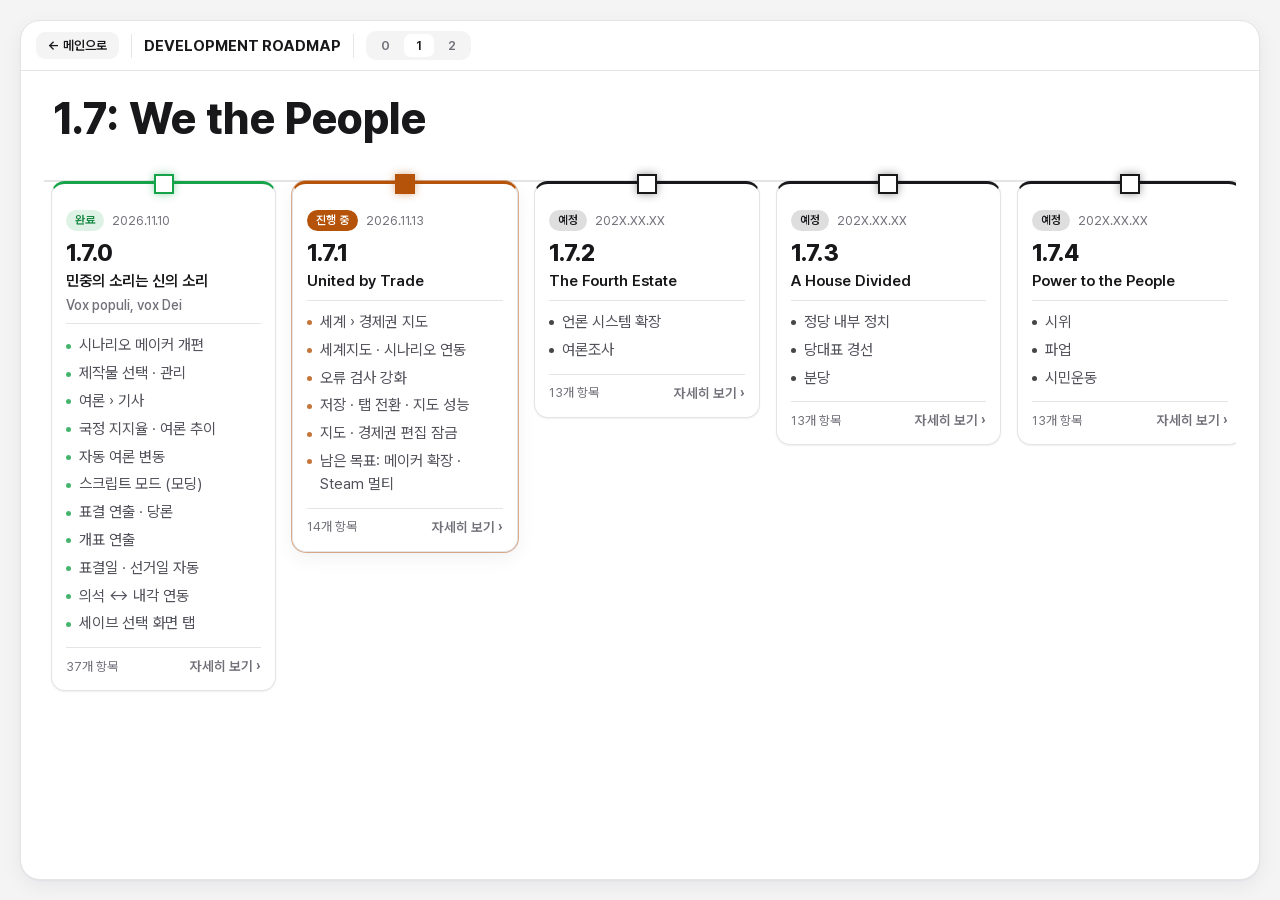
<file: roadmap.html>
<!doctype html>
<html lang="ko">
<head>
  <meta charset="utf-8">
  <link rel="icon" type="image/png" href="icons/favicon.png">
  <meta name="viewport" content="width=device-width, initial-scale=1">
  <title>Hemicycle — Roadmap</title>
  <script src="js/thememode.js"></script>
    <script src="js/dialogs.js"></script>
  <script src="js/theme.js"></script>
  <script src="js/cursor.js"></script>
  <link href="https://fonts.googleapis.com/css2?family=VT323&display=swap" rel="stylesheet">
  <link rel="stylesheet" href="fonts/neodgm/style.css">

    <link rel="stylesheet" href="css/roadmap.css">
    <link rel="stylesheet" href="css/scrollbars.css">
    <link rel="stylesheet" href="css/modern.css">
    <script src="js/modern-style-index.js"></script>
</head>

<body>
  <div class="rd-frame" aria-label="Development Roadmap">
    <div class="rd-header">
      <a class="rd-back" href="index.html">← 메인으로</a>
      <div class="rd-header-divider"></div>
      <div class="rd-header-title">DEVELOPMENT ROADMAP</div>
      <div class="rd-header-divider"></div>
      <nav class="rd-version-nav" aria-label="Roadmap Version Selector">
        <button class="rd-version-btn" data-major="0" type="button">0</button>
        <button class="rd-version-btn active" data-major="1" type="button">1</button>
        <button class="rd-version-btn" data-major="2" type="button">2</button>
      </nav>
    </div>

    <div class="rd-content">
      <div class="rd-track-viewport" id="roadmapViewport">
        <div class="rd-track-inner" id="roadmapTrack"></div>
      </div>
    </div>
  </div>

    <script src="js/roadmap.js"></script>
    <script src="js/segmented.js"></script>
</body>
</html>
</file>
<file: fonts/neodgm/style.css>
/* 네오둥근모 (NeoDunggeunmo, SIL OFL 1.1 — LICENSE.txt) — github.com/neodgm/neodgm-webfont 'latest' 태그의 파일을 그대로 함께 배포.
   인터넷 없이도(데스크톱 앱) 네온 테마 글꼴이 보이도록 CDN 대신 이 파일을 쓴다 */
@font-face {
  font-family: 'NeoDunggeunmo';
  font-weight: normal;
  font-style: normal;
  font-display: block;
  src: local('NeoDunggeunmo'), url('neodgm.woff2') format('woff2'),
       url('neodgm.woff') format('woff');
}
</file>
<file: css/modern.css>
/* =====================================================================
   Hemicycle — 모던 UI (라이트/다크 모드 전용)
   ---------------------------------------------------------------------
   네온 모드(data-theme-mode="tno")는 각 페이지 CSS(main.css 등)의 기존 레트로
   스타일을 그대로 쓰고, 이 파일의 규칙은 모두 html[data-theme-family="modern"]
   (라이트/다크) 아래에서만 적용된다. 모든 페이지가 페이지 CSS 뒤에 이 파일을 불러온다.

   구성
     1. 디자인 토큰 (라이트/다크) + 기존 --tno-* 변수 연결
     2. 기본 (폰트·CRT 제거·스크롤바)
     3. [자동 생성] 레트로 하드코딩 색 → 토큰 매핑
        (텍스트는 밝기 위계를 그대로, 어두운 배경은 표면색으로, 채도 있는 색은 의미별 색으로)
     4. 컴포넌트 (레이아웃·탭·입력·카드·버튼·대화상자)
     5. 기타 페이지 (메인/설정·로드맵·점검·맵 메이커)
     6. 세로 탭 사이드바 (js/sidenav.js)

   인라인 style=""과 페이지 CSS를 덮어써야 하는 곳이 많아 !important를 의도적으로 쓴다.
   ===================================================================== */
/* 라이트/다크 글꼴: Pretendard (SIL OFL 1.1, fonts/pretendard/LICENSE.txt) — 인터넷 없이도(데스크톱 앱) 보이도록 파일을 함께 배포 */
@font-face {
    font-family: 'Pretendard Variable';
    font-weight: 45 920;
    font-style: normal;
    font-display: swap;
    src: local('Pretendard Variable'), url('../fonts/pretendard/PretendardVariable.woff2') format('woff2-variations'), url('../fonts/pretendard/PretendardVariable.woff2') format('woff2');
}

/* ===================== 1. 디자인 토큰 ===================== */
html[data-theme-mode="light"] {
    --m-bg: #f4f4f5;
    --m-surface: #ffffff;
    --m-surface-2: #f4f4f5;
    --m-surface-3: #e7e7ea;
    --m-border: #e4e4e7;
    --m-border-strong: #d4d4d8;
    --m-text: #18181b;
    --m-text-2: #52525b;
    --m-text-3: #71717a;
    --m-text-4: #8b8b94;
    --m-accent: #18181b;
    --m-on-accent: #ffffff;
    --m-danger: #dc2626;
    --m-success: #16a34a;
    --m-info: #2563eb;
    --m-gold: #b45309;
    --m-purple: #7c3aed;
    --m-shadow-sm: 0 1px 2px rgba(24, 24, 27, .07);
    --m-shadow: 0 1px 2px rgba(24, 24, 27, .04), 0 6px 20px rgba(24, 24, 27, .06);
    --m-shadow-lg: 0 18px 50px rgba(24, 24, 27, .18);
    --m-ring: 0 0 0 3px rgba(24, 24, 27, .12);
    color-scheme: light;
}
html[data-theme-mode="dark"] {
    --m-bg: #0c0c0e;
    --m-surface: #161618;
    --m-surface-2: #1f1f22;
    --m-surface-3: #2a2a2e;
    --m-border: #27272a;
    --m-border-strong: #3a3a40;
    --m-text: #f4f4f5;
    --m-text-2: #b4b4bb;
    --m-text-3: #8a8a93;
    --m-text-4: #6e6e77;
    --m-accent: #f4f4f5;
    --m-on-accent: #18181b;
    --m-danger: #f87171;
    --m-success: #4ade80;
    --m-info: #60a5fa;
    --m-gold: #fbbf24;
    --m-purple: #a78bfa;
    --m-shadow-sm: 0 1px 2px rgba(0, 0, 0, .4);
    --m-shadow: 0 1px 2px rgba(0, 0, 0, .3), 0 8px 24px rgba(0, 0, 0, .35);
    --m-shadow-lg: 0 18px 50px rgba(0, 0, 0, .6);
    --m-ring: 0 0 0 3px rgba(244, 244, 245, .14);
    color-scheme: dark;
}
html[data-theme-family="modern"] {
    --m-font: "Pretendard Variable", Pretendard, -apple-system, BlinkMacSystemFont, "Segoe UI", "Apple SD Gothic Neo", "Malgun Gothic", sans-serif;
    --m-radius-sm: 6px;
    --m-radius: 10px;
    --m-radius-lg: 16px;
    /* 기존 레트로 변수를 토큰에 연결 — var(--tno-*)를 쓰는 CSS·인라인 스타일이 전부 자동으로 따라온다 */
    --tno-bg: var(--m-bg);
    --tno-panel: var(--m-surface);
    --tno-neon: var(--m-accent);
    --tno-neon-dim: color-mix(in srgb, var(--m-accent) 10%, transparent);
    --tno-text: var(--m-text);
    --tno-border: var(--m-border);
    --tno-alert: var(--m-danger);
    --tno-gold: var(--m-gold);
    --vote-yea: var(--m-success);
    --vote-nay: var(--m-danger);
    --vote-abs: var(--m-text-3);
}

/* ===================== 2. 기본 ===================== */
html[data-theme-family="modern"] * {
    font-family: var(--m-font) !important;
    text-transform: none !important;
    text-shadow: none !important;
    box-shadow: none !important;
    letter-spacing: normal !important;
}
html[data-theme-family="modern"] body {
    background: var(--m-bg) !important;
    color: var(--m-text);
    -webkit-font-smoothing: antialiased;
}
/* CRT 스캔라인 오버레이 제거 */
html[data-theme-family="modern"] body::after { display: none !important; }
html[data-theme-family="modern"] ::selection { background: color-mix(in srgb, var(--m-info) 25%, transparent); }
/* 스크롤바는 css/scrollbars.css 한 곳에서 */
html[data-theme-family="modern"] a { color: var(--m-info); }

/*@@GENERATED-REMAP-BEGIN@@*/
/* ===================== 3. [자동 생성] 레트로 하드코딩 색 → 토큰 매핑 =====================
   tools/gen-modern-remap.py로 생성 — 직접 고치지 말고 스크립트를 다시 실행할 것.
   회색은 밝기 순위를 그대로 텍스트 위계(--m-text > -2 > -3 > -4)로, 어두운 배경은 표면색으로,
   채도 있는 색은 색상별 의미 토큰(danger/gold/success/info/purple)으로 옮긴다.
   정당 색 등 인라인으로 동적으로 넣은 색은 :not(:where(...)) 가드로 건드리지 않는다. */
/* ======== GENERATED: hardcoded retro color -> token remap (class rules) ======== */
html[data-theme-family="modern"] .lang-select-btn:not(:where([style*="background"])),
html[data-theme-family="modern"] .menu-btn:not(:where([style*="background"])),
html[data-theme-family="modern"] .save-fav-btn:not(:where([style*="background"])),
html[data-theme-family="modern"] .save-select-item:not(:where([style*="background"])) {
    background: color-mix(in srgb, var(--m-text) 4%, transparent) !important;
}
html[data-theme-family="modern"] .save-tab-new-menu-item:hover:not(:where([style*="background"])),
html[data-theme-family="modern"] .save-tab-new:hover:not(:where([style*="background"])),
html[data-theme-family="modern"] .save-tab-preset-item:hover:not(:where([style*="background"])),
html[data-theme-family="modern"] .save-tab:hover:not(:where([style*="background"])) {
    background: color-mix(in srgb, var(--m-text) 6%, transparent) !important;
}
html[data-theme-family="modern"] #houseCanvas:not(:where([style*="background"])),
html[data-theme-family="modern"] #senateCanvas:not(:where([style*="background"])),
html[data-theme-family="modern"] #thirdCanvas:not(:where([style*="background"])),
html[data-theme-family="modern"] .bill-card:not(:where([style*="background"])),
html[data-theme-family="modern"] .bill-history:not(:where([style*="background"])),
html[data-theme-family="modern"] .bill-search-bar input:not(:where([style*="background"])),
html[data-theme-family="modern"] .canvas-export-menu:not(:where([style*="background"])),
html[data-theme-family="modern"] .card-item:not(:where([style*="background"])),
html[data-theme-family="modern"] .coalition-members:not(:where([style*="background"])),
html[data-theme-family="modern"] .elec-record-detail:not(:where([style*="background"])),
html[data-theme-family="modern"] .faction-card:not(:where([style*="background"])),
html[data-theme-family="modern"] .header-strip:not(:where([style*="background"])),
html[data-theme-family="modern"] .kbd-toast:not(:where([style*="background"])),
html[data-theme-family="modern"] .lang-switch:not(:where([style*="background"])),
html[data-theme-family="modern"] .leader-name-input:not(:where([style*="background"])),
html[data-theme-family="modern"] .leader-photo-box:not(:where([style*="background"])),
html[data-theme-family="modern"] .legend-pill:not(:where([style*="background"])),
html[data-theme-family="modern"] .maintenance-box:not(:where([style*="background"])),
html[data-theme-family="modern"] .member-filter-btn:not(:where([style*="background"])),
html[data-theme-family="modern"] .member-filter-popup:not(:where([style*="background"])),
html[data-theme-family="modern"] .nation-id-bar:not(:where([style*="background"])),
html[data-theme-family="modern"] .order-btn:not(:where([style*="background"])),
html[data-theme-family="modern"] .rd-card:not(:where([style*="background"])),
html[data-theme-family="modern"] .rd-header:not(:where([style*="background"])),
html[data-theme-family="modern"] .rd-version-btn:not(:where([style*="background"])),
html[data-theme-family="modern"] .ruling-selector:not(:where([style*="background"])),
html[data-theme-family="modern"] .save-rename-input:not(:where([style*="background"])),
html[data-theme-family="modern"] .save-select-head:not(:where([style*="background"])),
html[data-theme-family="modern"] .save-select-new-row input:not(:where([style*="background"])),
html[data-theme-family="modern"] .save-select-search input:not(:where([style*="background"])),
html[data-theme-family="modern"] .save-tab-bar:not(:where([style*="background"])),
html[data-theme-family="modern"] .save-tab-new-input-wrap input:not(:where([style*="background"])),
html[data-theme-family="modern"] .save-tab-new-menu:not(:where([style*="background"])),
html[data-theme-family="modern"] .save-tab-preset-list:not(:where([style*="background"])),
html[data-theme-family="modern"] .seat-info-card:not(:where([style*="background"])),
html[data-theme-family="modern"] .stat-block:not(:where([style*="background"])),
html[data-theme-family="modern"] .stat-leader-photo:not(:where([style*="background"])),
html[data-theme-family="modern"] .sub-tab-btn-3:not(:where([style*="background"])),
html[data-theme-family="modern"] .sub-tab-btn:not(:where([style*="background"])),
html[data-theme-family="modern"] .system-radio-btn:not(:where([style*="background"])),
html[data-theme-family="modern"] .tag-badge:not(:where([style*="background"])),
html[data-theme-family="modern"] .tno-header-strip:not(:where([style*="background"])),
html[data-theme-family="modern"] .tooltip-box:not(:where([style*="background"])),
html[data-theme-family="modern"] .version-box:not(:where([style*="background"])),
html[data-theme-family="modern"] .vote-bar-none:not(:where([style*="background"])),
html[data-theme-family="modern"] .vote-bar-outer:not(:where([style*="background"])),
html[data-theme-family="modern"] .vote-bill-input:not(:where([style*="background"])),
html[data-theme-family="modern"] .vote-panel:not(:where([style*="background"])),
html[data-theme-family="modern"] .vote-result-wrap:not(:where([style*="background"])),
html[data-theme-family="modern"] canvas:not(:where([style*="background"])),
html[data-theme-family="modern"] input[type="checkbox"]:not(:where([style*="background"])),
html[data-theme-family="modern"] input[type="number"]:not(:where([style*="background"])),
html[data-theme-family="modern"] input[type="text"]:not(:where([style*="background"])),
html[data-theme-family="modern"] select:not(:where([style*="background"])) {
    background: var(--m-surface-2) !important;
}
html[data-theme-family="modern"] .bill-status-badge.house-fail:not(:where([style*="border-bottom"])),
html[data-theme-family="modern"] .bill-status-badge.senate-fail:not(:where([style*="border-bottom"])),
html[data-theme-family="modern"] .bill-status-badge.third-fail:not(:where([style*="border-bottom"])),
html[data-theme-family="modern"] .sub-tab-btn-danger:not(:where([style*="border-bottom"])) {
    border-bottom-color: color-mix(in srgb, var(--m-danger) 40%, var(--m-border)) !important;
}
html[data-theme-family="modern"] .bill-version-badge:not(:where([style*="border-bottom"])) {
    border-bottom-color: color-mix(in srgb, var(--m-gold) 40%, var(--m-border)) !important;
}
html[data-theme-family="modern"] .bill-status-badge.senate-pass:not(:where([style*="border-bottom"])),
html[data-theme-family="modern"] .bill-status-badge.third-pass:not(:where([style*="border-bottom"])),
html[data-theme-family="modern"] .tag-badge:not(:where([style*="border-bottom"])) {
    border-bottom-color: color-mix(in srgb, var(--m-info) 40%, var(--m-border)) !important;
}
html[data-theme-family="modern"] .bill-card:not(:where([style*="border-bottom"])),
html[data-theme-family="modern"] .bill-history-entry:not(:where([style*="border-bottom"])),
html[data-theme-family="modern"] .bill-history:not(:where([style*="border-bottom"])),
html[data-theme-family="modern"] .bill-remove-btn:not(:where([style*="border-bottom"])),
html[data-theme-family="modern"] .bill-search-bar input:not(:where([style*="border-bottom"])),
html[data-theme-family="modern"] .bill-status-badge.pending:not(:where([style*="border-bottom"])),
html[data-theme-family="modern"] .bulk-party-row:not(:where([style*="border-bottom"])),
html[data-theme-family="modern"] .bulk-vote-btn.clr:not(:where([style*="border-bottom"])),
html[data-theme-family="modern"] .card-item:not(:where([style*="border-bottom"])),
html[data-theme-family="modern"] .coalition-members:not(:where([style*="border-bottom"])),
html[data-theme-family="modern"] .elec-record-detail:not(:where([style*="border-bottom"])),
html[data-theme-family="modern"] .faction-card:not(:where([style*="border-bottom"])),
html[data-theme-family="modern"] .leader-name-input:not(:where([style*="border-bottom"])),
html[data-theme-family="modern"] .leader-photo-box:not(:where([style*="border-bottom"])),
html[data-theme-family="modern"] .legend-pill:not(:where([style*="border-bottom"])),
html[data-theme-family="modern"] .log-entry:not(:where([style*="border-bottom"])),
html[data-theme-family="modern"] .log-tag.sys:not(:where([style*="border-bottom"])),
html[data-theme-family="modern"] .maintenance-box:not(:where([style*="border-bottom"])),
html[data-theme-family="modern"] .member-filter-btn:not(:where([style*="border-bottom"])),
html[data-theme-family="modern"] .member-filter-popup:not(:where([style*="border-bottom"])),
html[data-theme-family="modern"] .nation-flag-banner:not(:where([style*="border-bottom"])),
html[data-theme-family="modern"] .nation-id-bar:not(:where([style*="border-bottom"])),
html[data-theme-family="modern"] .order-btn:not(:where([style*="border-bottom"])),
html[data-theme-family="modern"] .rd-card:not(:where([style*="border-bottom"])),
html[data-theme-family="modern"] .rd-title:not(:where([style*="border-bottom"])),
html[data-theme-family="modern"] .ruling-selector:not(:where([style*="border-bottom"])),
html[data-theme-family="modern"] .save-select-item-auto:not(:where([style*="border-bottom"])),
html[data-theme-family="modern"] .save-tab-new-menu-item:not(:where([style*="border-bottom"])),
html[data-theme-family="modern"] .save-tab-preset-item:not(:where([style*="border-bottom"])),
html[data-theme-family="modern"] .seat-info-card-header:not(:where([style*="border-bottom"])),
html[data-theme-family="modern"] .stat-block:not(:where([style*="border-bottom"])),
html[data-theme-family="modern"] .stat-leader-photo:not(:where([style*="border-bottom"])),
html[data-theme-family="modern"] .sub-tab-btn-3:hover:not(:where([style*="border-bottom"])),
html[data-theme-family="modern"] .sub-tab-btn-3:not(:where([style*="border-bottom"])),
html[data-theme-family="modern"] .sub-tab-btn:hover:not(:where([style*="border-bottom"])),
html[data-theme-family="modern"] .sub-tab-btn:not(:where([style*="border-bottom"])),
html[data-theme-family="modern"] .system-radio-btn:hover:not(:where([style*="border-bottom"])),
html[data-theme-family="modern"] .system-radio-btn:not(:where([style*="border-bottom"])),
html[data-theme-family="modern"] .verdict-pending:not(:where([style*="border-bottom"])),
html[data-theme-family="modern"] .version-box:not(:where([style*="border-bottom"])),
html[data-theme-family="modern"] .version-head:not(:where([style*="border-bottom"])),
html[data-theme-family="modern"] .vote-bar-outer:not(:where([style*="border-bottom"])),
html[data-theme-family="modern"] .vote-panel-title:not(:where([style*="border-bottom"])),
html[data-theme-family="modern"] .vote-panel:not(:where([style*="border-bottom"])),
html[data-theme-family="modern"] .vote-result-wrap:not(:where([style*="border-bottom"])),
html[data-theme-family="modern"] .vote-verdict:not(:where([style*="border-bottom"])),
html[data-theme-family="modern"] canvas:not(:where([style*="border-bottom"])),
html[data-theme-family="modern"] input[type="checkbox"]:checked:not(:where([style*="border-bottom"]))::after,
html[data-theme-family="modern"] input[type="checkbox"]:not(:where([style*="border-bottom"])) {
    border-bottom-color: var(--m-border) !important;
}
html[data-theme-family="modern"] .dup-btn:not(:where([style*="border-bottom"])),
html[data-theme-family="modern"] .member-filter-btn:hover:not(:where([style*="border-bottom"])),
html[data-theme-family="modern"] .party-status-badge.status-dissolved:not(:where([style*="border-bottom"])),
html[data-theme-family="modern"] .remove-btn:not(:where([style*="border-bottom"])),
html[data-theme-family="modern"] .ruling-selector:hover:not(:where([style*="border-bottom"])),
html[data-theme-family="modern"] .vote-ctrl-btn.clr:not(:where([style*="border-bottom"])),
html[data-theme-family="modern"] input[type="color"]:not(:where([style*="border-bottom"])) {
    border-bottom-color: var(--m-border-strong) !important;
}
html[data-theme-family="modern"] .log-tag.fix:not(:where([style*="border-bottom"])) {
    border-bottom-color: var(--m-gold) !important;
}
html[data-theme-family="modern"] .bill-status-badge.house-pass:not(:where([style*="border-bottom"])),
html[data-theme-family="modern"] .log-tag.prer:not(:where([style*="border-bottom"])) {
    border-bottom-color: var(--m-success) !important;
}
html[data-theme-family="modern"] .bill-status-badge.house-fail:not(:where([style*="border-left"])),
html[data-theme-family="modern"] .bill-status-badge.senate-fail:not(:where([style*="border-left"])),
html[data-theme-family="modern"] .bill-status-badge.third-fail:not(:where([style*="border-left"])),
html[data-theme-family="modern"] .sub-tab-btn-danger:not(:where([style*="border-left"])) {
    border-left-color: color-mix(in srgb, var(--m-danger) 40%, var(--m-border)) !important;
}
html[data-theme-family="modern"] .bill-version-badge:not(:where([style*="border-left"])) {
    border-left-color: color-mix(in srgb, var(--m-gold) 40%, var(--m-border)) !important;
}
html[data-theme-family="modern"] .bill-status-badge.senate-pass:not(:where([style*="border-left"])),
html[data-theme-family="modern"] .bill-status-badge.third-pass:not(:where([style*="border-left"])),
html[data-theme-family="modern"] .tag-badge:not(:where([style*="border-left"])) {
    border-left-color: color-mix(in srgb, var(--m-info) 40%, var(--m-border)) !important;
}
html[data-theme-family="modern"] .bill-card:not(:where([style*="border-left"])),
html[data-theme-family="modern"] .bill-history:not(:where([style*="border-left"])),
html[data-theme-family="modern"] .bill-remove-btn:not(:where([style*="border-left"])),
html[data-theme-family="modern"] .bill-search-bar input:not(:where([style*="border-left"])),
html[data-theme-family="modern"] .bill-status-badge.pending:not(:where([style*="border-left"])),
html[data-theme-family="modern"] .bulk-vote-btn.clr:not(:where([style*="border-left"])),
html[data-theme-family="modern"] .card-item:not(:where([style*="border-left"])),
html[data-theme-family="modern"] .coalition-members:not(:where([style*="border-left"])),
html[data-theme-family="modern"] .elec-record-detail:not(:where([style*="border-left"])),
html[data-theme-family="modern"] .faction-card:not(:where([style*="border-left"])),
html[data-theme-family="modern"] .leader-name-input:not(:where([style*="border-left"])),
html[data-theme-family="modern"] .leader-photo-box:not(:where([style*="border-left"])),
html[data-theme-family="modern"] .legend-pill:not(:where([style*="border-left"])),
html[data-theme-family="modern"] .log-sub:not(:where([style*="border-left"])),
html[data-theme-family="modern"] .log-tag.sys:not(:where([style*="border-left"])),
html[data-theme-family="modern"] .maintenance-box:not(:where([style*="border-left"])),
html[data-theme-family="modern"] .member-filter-btn:not(:where([style*="border-left"])),
html[data-theme-family="modern"] .member-filter-popup:not(:where([style*="border-left"])),
html[data-theme-family="modern"] .nation-flag-banner:not(:where([style*="border-left"])),
html[data-theme-family="modern"] .order-btn:not(:where([style*="border-left"])),
html[data-theme-family="modern"] .rd-card:not(:where([style*="border-left"])),
html[data-theme-family="modern"] .ruling-selector:not(:where([style*="border-left"])),
html[data-theme-family="modern"] .save-select-item-auto:not(:where([style*="border-left"])),
html[data-theme-family="modern"] .stat-block:not(:where([style*="border-left"])),
html[data-theme-family="modern"] .stat-leader-photo:not(:where([style*="border-left"])),
html[data-theme-family="modern"] .sub-tab-btn-3:hover:not(:where([style*="border-left"])),
html[data-theme-family="modern"] .sub-tab-btn-3:not(:where([style*="border-left"])),
html[data-theme-family="modern"] .sub-tab-btn:hover:not(:where([style*="border-left"])),
html[data-theme-family="modern"] .sub-tab-btn:not(:where([style*="border-left"])),
html[data-theme-family="modern"] .system-radio-btn:hover:not(:where([style*="border-left"])),
html[data-theme-family="modern"] .system-radio-btn:not(:where([style*="border-left"])),
html[data-theme-family="modern"] .verdict-pending:not(:where([style*="border-left"])),
html[data-theme-family="modern"] .version-box:not(:where([style*="border-left"])),
html[data-theme-family="modern"] .vote-bar-outer:not(:where([style*="border-left"])),
html[data-theme-family="modern"] .vote-panel:not(:where([style*="border-left"])),
html[data-theme-family="modern"] .vote-result-wrap:not(:where([style*="border-left"])),
html[data-theme-family="modern"] .vote-verdict:not(:where([style*="border-left"])),
html[data-theme-family="modern"] canvas:not(:where([style*="border-left"])),
html[data-theme-family="modern"] input[type="checkbox"]:checked:not(:where([style*="border-left"]))::after,
html[data-theme-family="modern"] input[type="checkbox"]:not(:where([style*="border-left"])) {
    border-left-color: var(--m-border) !important;
}
html[data-theme-family="modern"] .dup-btn:not(:where([style*="border-left"])),
html[data-theme-family="modern"] .member-filter-btn:hover:not(:where([style*="border-left"])),
html[data-theme-family="modern"] .party-status-badge.status-dissolved:not(:where([style*="border-left"])),
html[data-theme-family="modern"] .remove-btn:not(:where([style*="border-left"])),
html[data-theme-family="modern"] .ruling-selector:hover:not(:where([style*="border-left"])),
html[data-theme-family="modern"] .vote-ctrl-btn.clr:not(:where([style*="border-left"])),
html[data-theme-family="modern"] input[type="color"]:not(:where([style*="border-left"])) {
    border-left-color: var(--m-border-strong) !important;
}
html[data-theme-family="modern"] .log-tag.fix:not(:where([style*="border-left"])) {
    border-left-color: var(--m-gold) !important;
}
html[data-theme-family="modern"] .bill-status-badge.house-pass:not(:where([style*="border-left"])),
html[data-theme-family="modern"] .log-tag.prer:not(:where([style*="border-left"])) {
    border-left-color: var(--m-success) !important;
}
html[data-theme-family="modern"] .bill-status-badge.house-fail:not(:where([style*="border-right"])),
html[data-theme-family="modern"] .bill-status-badge.senate-fail:not(:where([style*="border-right"])),
html[data-theme-family="modern"] .bill-status-badge.third-fail:not(:where([style*="border-right"])),
html[data-theme-family="modern"] .sub-tab-btn-danger:not(:where([style*="border-right"])) {
    border-right-color: color-mix(in srgb, var(--m-danger) 40%, var(--m-border)) !important;
}
html[data-theme-family="modern"] .bill-version-badge:not(:where([style*="border-right"])) {
    border-right-color: color-mix(in srgb, var(--m-gold) 40%, var(--m-border)) !important;
}
html[data-theme-family="modern"] .bill-status-badge.senate-pass:not(:where([style*="border-right"])),
html[data-theme-family="modern"] .bill-status-badge.third-pass:not(:where([style*="border-right"])),
html[data-theme-family="modern"] .tag-badge:not(:where([style*="border-right"])) {
    border-right-color: color-mix(in srgb, var(--m-info) 40%, var(--m-border)) !important;
}
html[data-theme-family="modern"] .bill-card:not(:where([style*="border-right"])),
html[data-theme-family="modern"] .bill-history:not(:where([style*="border-right"])),
html[data-theme-family="modern"] .bill-remove-btn:not(:where([style*="border-right"])),
html[data-theme-family="modern"] .bill-search-bar input:not(:where([style*="border-right"])),
html[data-theme-family="modern"] .bill-status-badge.pending:not(:where([style*="border-right"])),
html[data-theme-family="modern"] .bulk-vote-btn.clr:not(:where([style*="border-right"])),
html[data-theme-family="modern"] .card-item:not(:where([style*="border-right"])),
html[data-theme-family="modern"] .coalition-members:not(:where([style*="border-right"])),
html[data-theme-family="modern"] .elec-record-detail:not(:where([style*="border-right"])),
html[data-theme-family="modern"] .faction-card:not(:where([style*="border-right"])),
html[data-theme-family="modern"] .leader-name-input:not(:where([style*="border-right"])),
html[data-theme-family="modern"] .leader-photo-box:not(:where([style*="border-right"])),
html[data-theme-family="modern"] .legend-pill:not(:where([style*="border-right"])),
html[data-theme-family="modern"] .log-tag.sys:not(:where([style*="border-right"])),
html[data-theme-family="modern"] .maintenance-box:not(:where([style*="border-right"])),
html[data-theme-family="modern"] .member-filter-btn:not(:where([style*="border-right"])),
html[data-theme-family="modern"] .member-filter-popup:not(:where([style*="border-right"])),
html[data-theme-family="modern"] .nation-flag-banner:not(:where([style*="border-right"])),
html[data-theme-family="modern"] .order-btn:not(:where([style*="border-right"])),
html[data-theme-family="modern"] .rd-card:not(:where([style*="border-right"])),
html[data-theme-family="modern"] .ruling-selector:not(:where([style*="border-right"])),
html[data-theme-family="modern"] .save-select-item-auto:not(:where([style*="border-right"])),
html[data-theme-family="modern"] .save-tab-new:not(:where([style*="border-right"])),
html[data-theme-family="modern"] .save-tab:not(:where([style*="border-right"])),
html[data-theme-family="modern"] .stat-block:not(:where([style*="border-right"])),
html[data-theme-family="modern"] .stat-leader-photo:not(:where([style*="border-right"])),
html[data-theme-family="modern"] .sub-tab-btn-3:hover:not(:where([style*="border-right"])),
html[data-theme-family="modern"] .sub-tab-btn-3:not(:where([style*="border-right"])),
html[data-theme-family="modern"] .sub-tab-btn:hover:not(:where([style*="border-right"])),
html[data-theme-family="modern"] .sub-tab-btn:not(:where([style*="border-right"])),
html[data-theme-family="modern"] .system-radio-btn:hover:not(:where([style*="border-right"])),
html[data-theme-family="modern"] .system-radio-btn:not(:where([style*="border-right"])),
html[data-theme-family="modern"] .verdict-pending:not(:where([style*="border-right"])),
html[data-theme-family="modern"] .version-box:not(:where([style*="border-right"])),
html[data-theme-family="modern"] .vote-bar-outer:not(:where([style*="border-right"])),
html[data-theme-family="modern"] .vote-panel:not(:where([style*="border-right"])),
html[data-theme-family="modern"] .vote-result-wrap:not(:where([style*="border-right"])),
html[data-theme-family="modern"] .vote-verdict:not(:where([style*="border-right"])),
html[data-theme-family="modern"] canvas:not(:where([style*="border-right"])),
html[data-theme-family="modern"] input[type="checkbox"]:checked:not(:where([style*="border-right"]))::after,
html[data-theme-family="modern"] input[type="checkbox"]:not(:where([style*="border-right"])) {
    border-right-color: var(--m-border) !important;
}
html[data-theme-family="modern"] .dup-btn:not(:where([style*="border-right"])),
html[data-theme-family="modern"] .member-filter-btn:hover:not(:where([style*="border-right"])),
html[data-theme-family="modern"] .party-status-badge.status-dissolved:not(:where([style*="border-right"])),
html[data-theme-family="modern"] .remove-btn:not(:where([style*="border-right"])),
html[data-theme-family="modern"] .ruling-selector:hover:not(:where([style*="border-right"])),
html[data-theme-family="modern"] .vote-ctrl-btn.clr:not(:where([style*="border-right"])),
html[data-theme-family="modern"] input[type="color"]:not(:where([style*="border-right"])) {
    border-right-color: var(--m-border-strong) !important;
}
html[data-theme-family="modern"] .log-tag.fix:not(:where([style*="border-right"])) {
    border-right-color: var(--m-gold) !important;
}
html[data-theme-family="modern"] .bill-status-badge.house-pass:not(:where([style*="border-right"])),
html[data-theme-family="modern"] .log-tag.prer:not(:where([style*="border-right"])) {
    border-right-color: var(--m-success) !important;
}
html[data-theme-family="modern"] .bill-status-badge.house-fail:not(:where([style*="border-top"])),
html[data-theme-family="modern"] .bill-status-badge.senate-fail:not(:where([style*="border-top"])),
html[data-theme-family="modern"] .bill-status-badge.third-fail:not(:where([style*="border-top"])),
html[data-theme-family="modern"] .sub-tab-btn-danger:not(:where([style*="border-top"])) {
    border-top-color: color-mix(in srgb, var(--m-danger) 40%, var(--m-border)) !important;
}
html[data-theme-family="modern"] .bill-version-badge:not(:where([style*="border-top"])) {
    border-top-color: color-mix(in srgb, var(--m-gold) 40%, var(--m-border)) !important;
}
html[data-theme-family="modern"] .bill-status-badge.senate-pass:not(:where([style*="border-top"])),
html[data-theme-family="modern"] .bill-status-badge.third-pass:not(:where([style*="border-top"])),
html[data-theme-family="modern"] .tag-badge:not(:where([style*="border-top"])) {
    border-top-color: color-mix(in srgb, var(--m-info) 40%, var(--m-border)) !important;
}
html[data-theme-family="modern"] .bill-card:not(:where([style*="border-top"])),
html[data-theme-family="modern"] .bill-history:not(:where([style*="border-top"])),
html[data-theme-family="modern"] .bill-remove-btn:not(:where([style*="border-top"])),
html[data-theme-family="modern"] .bill-search-bar input:not(:where([style*="border-top"])),
html[data-theme-family="modern"] .bill-status-badge.pending:not(:where([style*="border-top"])),
html[data-theme-family="modern"] .bulk-vote-btn.clr:not(:where([style*="border-top"])),
html[data-theme-family="modern"] .card-item:not(:where([style*="border-top"])),
html[data-theme-family="modern"] .coalition-members:not(:where([style*="border-top"])),
html[data-theme-family="modern"] .elec-record-detail:not(:where([style*="border-top"])),
html[data-theme-family="modern"] .faction-card:not(:where([style*="border-top"])),
html[data-theme-family="modern"] .leader-name-input:not(:where([style*="border-top"])),
html[data-theme-family="modern"] .leader-photo-box:not(:where([style*="border-top"])),
html[data-theme-family="modern"] .legend-pill:not(:where([style*="border-top"])),
html[data-theme-family="modern"] .log-tag.sys:not(:where([style*="border-top"])),
html[data-theme-family="modern"] .maintenance-box:not(:where([style*="border-top"])),
html[data-theme-family="modern"] .maintenance-eta:not(:where([style*="border-top"])),
html[data-theme-family="modern"] .member-filter-btn:not(:where([style*="border-top"])),
html[data-theme-family="modern"] .member-filter-popup:not(:where([style*="border-top"])),
html[data-theme-family="modern"] .nation-flag-banner:not(:where([style*="border-top"])),
html[data-theme-family="modern"] .order-btn:not(:where([style*="border-top"])),
html[data-theme-family="modern"] .rd-card:not(:where([style*="border-top"])),
html[data-theme-family="modern"] .ruling-selector:not(:where([style*="border-top"])),
html[data-theme-family="modern"] .save-select-item-auto:not(:where([style*="border-top"])),
html[data-theme-family="modern"] .stat-block:not(:where([style*="border-top"])),
html[data-theme-family="modern"] .stat-leader-photo:not(:where([style*="border-top"])),
html[data-theme-family="modern"] .sub-tab-btn-3:hover:not(:where([style*="border-top"])),
html[data-theme-family="modern"] .sub-tab-btn-3:not(:where([style*="border-top"])),
html[data-theme-family="modern"] .sub-tab-btn:hover:not(:where([style*="border-top"])),
html[data-theme-family="modern"] .sub-tab-btn:not(:where([style*="border-top"])),
html[data-theme-family="modern"] .system-radio-btn:hover:not(:where([style*="border-top"])),
html[data-theme-family="modern"] .system-radio-btn:not(:where([style*="border-top"])),
html[data-theme-family="modern"] .verdict-pending:not(:where([style*="border-top"])),
html[data-theme-family="modern"] .version-box:not(:where([style*="border-top"])),
html[data-theme-family="modern"] .vote-bar-outer:not(:where([style*="border-top"])),
html[data-theme-family="modern"] .vote-panel:not(:where([style*="border-top"])),
html[data-theme-family="modern"] .vote-result-wrap:not(:where([style*="border-top"])),
html[data-theme-family="modern"] .vote-verdict:not(:where([style*="border-top"])),
html[data-theme-family="modern"] canvas:not(:where([style*="border-top"])),
html[data-theme-family="modern"] input[type="checkbox"]:checked:not(:where([style*="border-top"]))::after,
html[data-theme-family="modern"] input[type="checkbox"]:not(:where([style*="border-top"])) {
    border-top-color: var(--m-border) !important;
}
html[data-theme-family="modern"] .dup-btn:not(:where([style*="border-top"])),
html[data-theme-family="modern"] .member-filter-btn:hover:not(:where([style*="border-top"])),
html[data-theme-family="modern"] .party-status-badge.status-dissolved:not(:where([style*="border-top"])),
html[data-theme-family="modern"] .remove-btn:not(:where([style*="border-top"])),
html[data-theme-family="modern"] .ruling-selector:hover:not(:where([style*="border-top"])),
html[data-theme-family="modern"] .vote-ctrl-btn.clr:not(:where([style*="border-top"])),
html[data-theme-family="modern"] input[type="color"]:not(:where([style*="border-top"])) {
    border-top-color: var(--m-border-strong) !important;
}
html[data-theme-family="modern"] .log-tag.fix:not(:where([style*="border-top"])) {
    border-top-color: var(--m-gold) !important;
}
html[data-theme-family="modern"] .bill-status-badge.house-pass:not(:where([style*="border-top"])),
html[data-theme-family="modern"] .log-tag.prer:not(:where([style*="border-top"])) {
    border-top-color: var(--m-success) !important;
}
html[data-theme-family="modern"] .bill-status-badge.house-fail:not(:where([style^="color"],[style*=";color"],[style*="; color"],[style*=" color"])),
html[data-theme-family="modern"] .bill-status-badge.senate-fail:not(:where([style^="color"],[style*=";color"],[style*="; color"],[style*=" color"])),
html[data-theme-family="modern"] .bill-status-badge.third-fail:not(:where([style^="color"],[style*=";color"],[style*="; color"],[style*=" color"])),
html[data-theme-family="modern"] .faction-sum-err:not(:where([style^="color"],[style*=";color"],[style*="; color"],[style*=" color"])) {
    color: var(--m-danger) !important;
}
html[data-theme-family="modern"] .log-tag.fix:not(:where([style^="color"],[style*=";color"],[style*="; color"],[style*=" color"])) {
    color: var(--m-gold) !important;
}
html[data-theme-family="modern"] .bill-status-badge.senate-pass:not(:where([style^="color"],[style*=";color"],[style*="; color"],[style*=" color"])),
html[data-theme-family="modern"] .bill-status-badge.third-pass:not(:where([style^="color"],[style*=";color"],[style*="; color"],[style*=" color"])),
html[data-theme-family="modern"] .changelog-title:not(:where([style^="color"],[style*=";color"],[style*="; color"],[style*=" color"])),
html[data-theme-family="modern"] .log-meta:not(:where([style^="color"],[style*=";color"],[style*="; color"],[style*=" color"])) {
    color: var(--m-info) !important;
}
html[data-theme-family="modern"] .lang-switch:hover:not(:where([style^="color"],[style*=";color"],[style*="; color"],[style*=" color"])),
html[data-theme-family="modern"] .maint-notice-bar:not(:where([style^="color"],[style*=";color"],[style*="; color"],[style*=" color"])),
html[data-theme-family="modern"] .rd-version-btn.active:not(:where([style^="color"],[style*=";color"],[style*="; color"],[style*=" color"])),
html[data-theme-family="modern"] .simulate-btn:not(:where([style^="color"],[style*=";color"],[style*="; color"],[style*=" color"])) {
    color: var(--m-on-accent) !important;
}
html[data-theme-family="modern"] .bill-status-badge.house-pass:not(:where([style^="color"],[style*=";color"],[style*="; color"],[style*=" color"])),
html[data-theme-family="modern"] .faction-sum-ok:not(:where([style^="color"],[style*=";color"],[style*="; color"],[style*=" color"])),
html[data-theme-family="modern"] .log-tag.prer:not(:where([style^="color"],[style*=";color"],[style*="; color"],[style*=" color"])) {
    color: var(--m-success) !important;
}
html[data-theme-family="modern"] .bill-search-bar input:not(:where([style^="color"],[style*=";color"],[style*="; color"],[style*=" color"])),
html[data-theme-family="modern"] .bulk-party-name:not(:where([style^="color"],[style*=";color"],[style*="; color"],[style*=" color"])),
html[data-theme-family="modern"] .disp-info-bar #dispInfoDate:not(:where([style^="color"],[style*=";color"],[style*="; color"],[style*=" color"])),
html[data-theme-family="modern"] .disp-tab-close:hover:not(:where([style^="color"],[style*=";color"],[style*="; color"],[style*=" color"])),
html[data-theme-family="modern"] .leader-name-input:not(:where([style^="color"],[style*=";color"],[style*="; color"],[style*=" color"])),
html[data-theme-family="modern"] .log-msg:not(:where([style^="color"],[style*=";color"],[style*="; color"],[style*=" color"])),
html[data-theme-family="modern"] .maintenance-msg:not(:where([style^="color"],[style*=";color"],[style*="; color"],[style*=" color"])),
html[data-theme-family="modern"] .member-filter-btn:hover:not(:where([style^="color"],[style*=";color"],[style*="; color"],[style*=" color"])),
html[data-theme-family="modern"] .order-btn:not(:where([style^="color"],[style*=";color"],[style*="; color"],[style*=" color"])),
html[data-theme-family="modern"] .rd-desc:not(:where([style^="color"],[style*=";color"],[style*="; color"],[style*=" color"])),
html[data-theme-family="modern"] .seat-info-card:not(:where([style^="color"],[style*=";color"],[style*="; color"],[style*=" color"])) {
    color: var(--m-text) !important;
}
html[data-theme-family="modern"] .add-btn:not(:where([style^="color"],[style*=";color"],[style*="; color"],[style*=" color"])),
html[data-theme-family="modern"] .bill-history:not(:where([style^="color"],[style*=";color"],[style*="; color"],[style*=" color"])),
html[data-theme-family="modern"] .changelog:not(:where([style^="color"],[style*=";color"],[style*="; color"],[style*=" color"])),
html[data-theme-family="modern"] .disp-info-bar #dispInfoSession:not(:where([style^="color"],[style*=";color"],[style*="; color"],[style*=" color"])),
html[data-theme-family="modern"] .disp-tab-btn:hover:not(:where([style^="color"],[style*=";color"],[style*="; color"],[style*=" color"])),
html[data-theme-family="modern"] .display-tab-btn:hover:not(:where([style^="color"],[style*=";color"],[style*="; color"],[style*=" color"])),
html[data-theme-family="modern"] .drag-handle:hover:not(:where([style^="color"],[style*=";color"],[style*="; color"],[style*=" color"])),
html[data-theme-family="modern"] .log-tag.sys:not(:where([style^="color"],[style*=";color"],[style*="; color"],[style*=" color"])),
html[data-theme-family="modern"] .member-filter-btn:not(:where([style^="color"],[style*=";color"],[style*="; color"],[style*=" color"])),
html[data-theme-family="modern"] .nation-name-disp:not(:where([style^="color"],[style*=";color"],[style*="; color"],[style*=" color"])),
html[data-theme-family="modern"] .party-status-badge.status-dissolved:not(:where([style^="color"],[style*=";color"],[style*="; color"],[style*=" color"])),
html[data-theme-family="modern"] .preset-card-desc:not(:where([style^="color"],[style*=";color"],[style*="; color"],[style*=" color"])),
html[data-theme-family="modern"] .save-select-import-btn:not(:where([style^="color"],[style*=";color"],[style*="; color"],[style*=" color"])),
html[data-theme-family="modern"] .save-tab-new-input-wrap button:not(:where([style^="color"],[style*=";color"],[style*="; color"],[style*=" color"])),
html[data-theme-family="modern"] .seat-info-card-header button:not(:where([style^="color"],[style*=";color"],[style*="; color"],[style*=" color"])),
html[data-theme-family="modern"] .sub-tab-btn-3:hover:not(:where([style^="color"],[style*=";color"],[style*="; color"],[style*=" color"])),
html[data-theme-family="modern"] .sub-tab-btn:hover:not(:where([style^="color"],[style*=";color"],[style*="; color"],[style*=" color"])),
html[data-theme-family="modern"] .system-radio-btn:hover:not(:where([style^="color"],[style*=";color"],[style*="; color"],[style*=" color"])),
html[data-theme-family="modern"] .system-radio-btn:not(:where([style^="color"],[style*=";color"],[style*="; color"],[style*=" color"])),
html[data-theme-family="modern"] .vote-ctrl-btn.clr:not(:where([style^="color"],[style*=";color"],[style*="; color"],[style*=" color"])),
html[data-theme-family="modern"] .vote-result-title:not(:where([style^="color"],[style*=";color"],[style*="; color"],[style*=" color"])),
html[data-theme-family="modern"] label:not(:where([style^="color"],[style*=";color"],[style*="; color"],[style*=" color"])) {
    color: var(--m-text-2) !important;
}
html[data-theme-family="modern"] .bill-card-body:not(:where([style^="color"],[style*=";color"],[style*="; color"],[style*=" color"])),
html[data-theme-family="modern"] .bill-history-toggle:not(:where([style^="color"],[style*=";color"],[style*="; color"],[style*=" color"])),
html[data-theme-family="modern"] .bill-remove-btn:not(:where([style^="color"],[style*=";color"],[style*="; color"],[style*=" color"])),
html[data-theme-family="modern"] .bill-status-badge.pending:not(:where([style^="color"],[style*=";color"],[style*="; color"],[style*=" color"])),
html[data-theme-family="modern"] .build-tag:not(:where([style^="color"],[style*=";color"],[style*="; color"],[style*=" color"])),
html[data-theme-family="modern"] .bulk-vote-btn.clr:not(:where([style^="color"],[style*=";color"],[style*="; color"],[style*=" color"])),
html[data-theme-family="modern"] .disp-tab-btn:not(:where([style^="color"],[style*=";color"],[style*="; color"],[style*=" color"])),
html[data-theme-family="modern"] .disp-tab-close:not(:where([style^="color"],[style*=";color"],[style*="; color"],[style*=" color"])),
html[data-theme-family="modern"] .display-tab-btn:not(:where([style^="color"],[style*=";color"],[style*="; color"],[style*=" color"])),
html[data-theme-family="modern"] .dup-btn:not(:where([style^="color"],[style*=";color"],[style*="; color"],[style*=" color"])),
html[data-theme-family="modern"] .elec-record-toggle:not(:where([style^="color"],[style*=";color"],[style*="; color"],[style*=" color"])),
html[data-theme-family="modern"] .log-sub:not(:where([style^="color"],[style*=";color"],[style*="; color"],[style*=" color"])),
html[data-theme-family="modern"] .main-tab-btn:not(:where([style^="color"],[style*=";color"],[style*="; color"],[style*=" color"])),
html[data-theme-family="modern"] .maintenance-eta:not(:where([style^="color"],[style*=";color"],[style*="; color"],[style*=" color"])),
html[data-theme-family="modern"] .rd-version-btn:not(:where([style^="color"],[style*=";color"],[style*="; color"],[style*=" color"])),
html[data-theme-family="modern"] .remove-btn:not(:where([style^="color"],[style*=";color"],[style*="; color"],[style*=" color"])),
html[data-theme-family="modern"] .save-fav-btn:not(:where([style^="color"],[style*=";color"],[style*="; color"],[style*=" color"])),
html[data-theme-family="modern"] .save-select-empty:not(:where([style^="color"],[style*=";color"],[style*="; color"],[style*=" color"])),
html[data-theme-family="modern"] .save-select-item-time:not(:where([style^="color"],[style*=";color"],[style*="; color"],[style*=" color"])),
html[data-theme-family="modern"] .save-tab-close:not(:where([style^="color"],[style*=";color"],[style*="; color"],[style*=" color"])),
html[data-theme-family="modern"] .save-tab-new:not(:where([style^="color"],[style*=";color"],[style*="; color"],[style*=" color"])),
html[data-theme-family="modern"] .save-tab-preset-empty:not(:where([style^="color"],[style*=";color"],[style*="; color"],[style*=" color"])),
html[data-theme-family="modern"] .save-tab:not(:where([style^="color"],[style*=";color"],[style*="; color"],[style*=" color"])),
html[data-theme-family="modern"] .settings-label:not(:where([style^="color"],[style*=";color"],[style*="; color"],[style*=" color"])),
html[data-theme-family="modern"] .status-line:not(:where([style^="color"],[style*=";color"],[style*="; color"],[style*=" color"])),
html[data-theme-family="modern"] .sub-tab-btn-3:not(:where([style^="color"],[style*=";color"],[style*="; color"],[style*=" color"])),
html[data-theme-family="modern"] .sub-tab-btn:not(:where([style^="color"],[style*=";color"],[style*="; color"],[style*=" color"])),
html[data-theme-family="modern"] .verdict-pending:not(:where([style^="color"],[style*=";color"],[style*="; color"],[style*=" color"])),
html[data-theme-family="modern"] .vote-hint:not(:where([style^="color"],[style*=";color"],[style*="; color"],[style*=" color"])) {
    color: var(--m-text-3) !important;
}
html[data-theme-family="modern"] .drag-handle:not(:where([style^="color"],[style*=";color"],[style*="; color"],[style*=" color"])),
html[data-theme-family="modern"] .footer:not(:where([style^="color"],[style*=";color"],[style*="; color"],[style*=" color"])),
html[data-theme-family="modern"] .lang-select-btn:disabled:not(:where([style^="color"],[style*=";color"],[style*="; color"],[style*=" color"])),
html[data-theme-family="modern"] .leader-photo-box .photo-ph:not(:where([style^="color"],[style*=";color"],[style*="; color"],[style*=" color"])),
html[data-theme-family="modern"] .vc-none:not(:where([style^="color"],[style*=";color"],[style*="; color"],[style*=" color"])) {
    color: var(--m-text-4) !important;
}

/* ======== GENERATED: hardcoded retro color -> token remap (inline style="" attributes) ======== */
html[data-theme-family="modern"] [style*="background-color: rgb(10, 26, 42)"],
html[data-theme-family="modern"] [style*="background: rgb(10, 26, 42)"],
html[data-theme-family="modern"] [style*="background:#0a1a2a" i] {
    background: color-mix(in srgb, var(--m-info) 10%, var(--m-surface)) !important;
}
html[data-theme-family="modern"] [style*="background-color: rgb(10, 42, 26)"],
html[data-theme-family="modern"] [style*="background: rgb(10, 42, 26)"],
html[data-theme-family="modern"] [style*="background:#0a2a1a" i] {
    background: color-mix(in srgb, var(--m-success) 10%, var(--m-surface)) !important;
}
html[data-theme-family="modern"] [style$="background: #000" i],
html[data-theme-family="modern"] [style$="background:#000" i],
html[data-theme-family="modern"] [style$="background:#111" i],
html[data-theme-family="modern"] [style$="background:#222" i],
html[data-theme-family="modern"] [style*="background-color: rgb(0, 0, 0)"],
html[data-theme-family="modern"] [style*="background-color: rgb(10, 12, 16)"],
html[data-theme-family="modern"] [style*="background-color: rgb(17, 17, 17)"],
html[data-theme-family="modern"] [style*="background-color: rgb(34, 34, 34)"],
html[data-theme-family="modern"] [style*="background-color: rgb(5, 5, 5)"],
html[data-theme-family="modern"] [style*="background-color: rgb(6, 8, 16)"],
html[data-theme-family="modern"] [style*="background: #000 " i],
html[data-theme-family="modern"] [style*="background: #000!" i],
html[data-theme-family="modern"] [style*="background: #000;" i],
html[data-theme-family="modern"] [style*="background: rgb(0, 0, 0)"],
html[data-theme-family="modern"] [style*="background: rgb(10, 12, 16)"],
html[data-theme-family="modern"] [style*="background: rgb(17, 17, 17)"],
html[data-theme-family="modern"] [style*="background: rgb(34, 34, 34)"],
html[data-theme-family="modern"] [style*="background: rgb(5, 5, 5)"],
html[data-theme-family="modern"] [style*="background: rgb(6, 8, 16)"],
html[data-theme-family="modern"] [style*="background:#000 " i],
html[data-theme-family="modern"] [style*="background:#000!" i],
html[data-theme-family="modern"] [style*="background:#000;" i],
html[data-theme-family="modern"] [style*="background:#050505" i],
html[data-theme-family="modern"] [style*="background:#060810" i],
html[data-theme-family="modern"] [style*="background:#0a0c10" i],
html[data-theme-family="modern"] [style*="background:#111 " i],
html[data-theme-family="modern"] [style*="background:#111!" i],
html[data-theme-family="modern"] [style*="background:#111;" i],
html[data-theme-family="modern"] [style*="background:#222 " i],
html[data-theme-family="modern"] [style*="background:#222!" i],
html[data-theme-family="modern"] [style*="background:#222;" i] {
    background: var(--m-surface-2) !important;
}
html[data-theme-family="modern"] [style$="background:#333" i],
html[data-theme-family="modern"] [style$="background:#666" i],
html[data-theme-family="modern"] [style*="background-color: rgb(102, 102, 102)"],
html[data-theme-family="modern"] [style*="background-color: rgb(51, 51, 51)"],
html[data-theme-family="modern"] [style*="background: rgb(102, 102, 102)"],
html[data-theme-family="modern"] [style*="background: rgb(51, 51, 51)"],
html[data-theme-family="modern"] [style*="background:#333 " i],
html[data-theme-family="modern"] [style*="background:#333!" i],
html[data-theme-family="modern"] [style*="background:#333;" i],
html[data-theme-family="modern"] [style*="background:#666 " i],
html[data-theme-family="modern"] [style*="background:#666!" i],
html[data-theme-family="modern"] [style*="background:#666;" i] {
    background: var(--m-surface-3) !important;
}
html[data-theme-family="modern"] [style*=" border-color:#663333" i]:not(:where([style*="border-bottom"])),
html[data-theme-family="modern"] [style*=" border:1px solid #663333" i]:not(:where([style*="border-bottom"])),
html[data-theme-family="modern"] [style*=" border:2px solid #663333" i]:not(:where([style*="border-bottom"])),
html[data-theme-family="modern"] [style*=";border-color:#663333" i]:not(:where([style*="border-bottom"])),
html[data-theme-family="modern"] [style*=";border:1px solid #663333" i]:not(:where([style*="border-bottom"])),
html[data-theme-family="modern"] [style*=";border:2px solid #663333" i]:not(:where([style*="border-bottom"])),
html[data-theme-family="modern"] [style*="dashed rgb(102, 51, 51)"]:not(:where([style*="border-bottom"])),
html[data-theme-family="modern"] [style*="dotted rgb(102, 51, 51)"]:not(:where([style*="border-bottom"])),
html[data-theme-family="modern"] [style*="solid rgb(102, 51, 51)"]:not(:where([style*="border-bottom"])),
html[data-theme-family="modern"] [style^="border-color:#663333" i]:not(:where([style*="border-bottom"])),
html[data-theme-family="modern"] [style^="border:1px solid #663333" i]:not(:where([style*="border-bottom"])),
html[data-theme-family="modern"] [style^="border:2px solid #663333" i]:not(:where([style*="border-bottom"])) {
    border-bottom-color: color-mix(in srgb, var(--m-danger) 40%, var(--m-border)) !important;
}
html[data-theme-family="modern"] [style*=" border-color:#443300" i]:not(:where([style*="border-bottom"])),
html[data-theme-family="modern"] [style*=" border:1px solid #443300" i]:not(:where([style*="border-bottom"])),
html[data-theme-family="modern"] [style*=" border:1px solid #665500" i]:not(:where([style*="border-bottom"])),
html[data-theme-family="modern"] [style*=" border:2px solid #664400" i]:not(:where([style*="border-bottom"])),
html[data-theme-family="modern"] [style*=" border:2px solid #666633" i]:not(:where([style*="border-bottom"])),
html[data-theme-family="modern"] [style*=";border-color:#443300" i]:not(:where([style*="border-bottom"])),
html[data-theme-family="modern"] [style*=";border:1px solid #443300" i]:not(:where([style*="border-bottom"])),
html[data-theme-family="modern"] [style*=";border:1px solid #665500" i]:not(:where([style*="border-bottom"])),
html[data-theme-family="modern"] [style*=";border:2px solid #664400" i]:not(:where([style*="border-bottom"])),
html[data-theme-family="modern"] [style*=";border:2px solid #666633" i]:not(:where([style*="border-bottom"])),
html[data-theme-family="modern"] [style*="dashed rgb(102, 102, 51)"]:not(:where([style*="border-bottom"])),
html[data-theme-family="modern"] [style*="dashed rgb(102, 68, 0)"]:not(:where([style*="border-bottom"])),
html[data-theme-family="modern"] [style*="dashed rgb(102, 85, 0)"]:not(:where([style*="border-bottom"])),
html[data-theme-family="modern"] [style*="dashed rgb(68, 51, 0)"]:not(:where([style*="border-bottom"])),
html[data-theme-family="modern"] [style*="dotted rgb(102, 102, 51)"]:not(:where([style*="border-bottom"])),
html[data-theme-family="modern"] [style*="dotted rgb(102, 68, 0)"]:not(:where([style*="border-bottom"])),
html[data-theme-family="modern"] [style*="dotted rgb(102, 85, 0)"]:not(:where([style*="border-bottom"])),
html[data-theme-family="modern"] [style*="dotted rgb(68, 51, 0)"]:not(:where([style*="border-bottom"])),
html[data-theme-family="modern"] [style*="solid rgb(102, 102, 51)"]:not(:where([style*="border-bottom"])),
html[data-theme-family="modern"] [style*="solid rgb(102, 68, 0)"]:not(:where([style*="border-bottom"])),
html[data-theme-family="modern"] [style*="solid rgb(102, 85, 0)"]:not(:where([style*="border-bottom"])),
html[data-theme-family="modern"] [style*="solid rgb(68, 51, 0)"]:not(:where([style*="border-bottom"])),
html[data-theme-family="modern"] [style^="border-color:#443300" i]:not(:where([style*="border-bottom"])),
html[data-theme-family="modern"] [style^="border:1px solid #443300" i]:not(:where([style*="border-bottom"])),
html[data-theme-family="modern"] [style^="border:1px solid #665500" i]:not(:where([style*="border-bottom"])),
html[data-theme-family="modern"] [style^="border:2px solid #664400" i]:not(:where([style*="border-bottom"])),
html[data-theme-family="modern"] [style^="border:2px solid #666633" i]:not(:where([style*="border-bottom"])) {
    border-bottom-color: color-mix(in srgb, var(--m-gold) 40%, var(--m-border)) !important;
}
html[data-theme-family="modern"] [style*=" border:2px solid #6a0080" i]:not(:where([style*="border-bottom"])),
html[data-theme-family="modern"] [style*=";border:2px solid #6a0080" i]:not(:where([style*="border-bottom"])),
html[data-theme-family="modern"] [style*="dashed rgb(106, 0, 128)"]:not(:where([style*="border-bottom"])),
html[data-theme-family="modern"] [style*="dotted rgb(106, 0, 128)"]:not(:where([style*="border-bottom"])),
html[data-theme-family="modern"] [style*="solid rgb(106, 0, 128)"]:not(:where([style*="border-bottom"])),
html[data-theme-family="modern"] [style^="border:2px solid #6a0080" i]:not(:where([style*="border-bottom"])) {
    border-bottom-color: color-mix(in srgb, var(--m-purple) 40%, var(--m-border)) !important;
}
html[data-theme-family="modern"] [style$=" border-bottom:1px solid #111" i],
html[data-theme-family="modern"] [style$=" border-bottom:1px solid #222" i],
html[data-theme-family="modern"] [style$=" border-color:#333" i]:not(:where([style*="border-bottom"])),
html[data-theme-family="modern"] [style$=" border:1px dashed #222" i]:not(:where([style*="border-bottom"])),
html[data-theme-family="modern"] [style$=" border:1px solid #222" i]:not(:where([style*="border-bottom"])),
html[data-theme-family="modern"] [style$=" border:1px solid #333" i]:not(:where([style*="border-bottom"])),
html[data-theme-family="modern"] [style$=" border:1px solid #444" i]:not(:where([style*="border-bottom"])),
html[data-theme-family="modern"] [style$=" border:1px solid ${isWinner?'var(--tno-neon)':'#222" i]:not(:where([style*="border-bottom"])),
html[data-theme-family="modern"] [style$=" border:1px solid ${manualSort?'var(--tno-gold)':'#333" i]:not(:where([style*="border-bottom"])),
html[data-theme-family="modern"] [style$=" border:2px solid #444" i]:not(:where([style*="border-bottom"])),
html[data-theme-family="modern"] [style$=";border-bottom:1px solid #111" i],
html[data-theme-family="modern"] [style$=";border-bottom:1px solid #222" i],
html[data-theme-family="modern"] [style$=";border-color:#333" i]:not(:where([style*="border-bottom"])),
html[data-theme-family="modern"] [style$=";border:1px dashed #222" i]:not(:where([style*="border-bottom"])),
html[data-theme-family="modern"] [style$=";border:1px solid #222" i]:not(:where([style*="border-bottom"])),
html[data-theme-family="modern"] [style$=";border:1px solid #333" i]:not(:where([style*="border-bottom"])),
html[data-theme-family="modern"] [style$=";border:1px solid #444" i]:not(:where([style*="border-bottom"])),
html[data-theme-family="modern"] [style$=";border:1px solid ${isWinner?'var(--tno-neon)':'#222" i]:not(:where([style*="border-bottom"])),
html[data-theme-family="modern"] [style$=";border:1px solid ${manualSort?'var(--tno-gold)':'#333" i]:not(:where([style*="border-bottom"])),
html[data-theme-family="modern"] [style$=";border:2px solid #444" i]:not(:where([style*="border-bottom"])),
html[data-theme-family="modern"] [style*=" border-bottom:1px solid #111 " i],
html[data-theme-family="modern"] [style*=" border-bottom:1px solid #111!" i],
html[data-theme-family="modern"] [style*=" border-bottom:1px solid #111;" i],
html[data-theme-family="modern"] [style*=" border-bottom:1px solid #1a1a1a" i],
html[data-theme-family="modern"] [style*=" border-bottom:1px solid #222 " i],
html[data-theme-family="modern"] [style*=" border-bottom:1px solid #222!" i],
html[data-theme-family="modern"] [style*=" border-bottom:1px solid #222;" i],
html[data-theme-family="modern"] [style*=" border-color:#333 " i]:not(:where([style*="border-bottom"])),
html[data-theme-family="modern"] [style*=" border-color:#333!" i]:not(:where([style*="border-bottom"])),
html[data-theme-family="modern"] [style*=" border-color:#333;" i]:not(:where([style*="border-bottom"])),
html[data-theme-family="modern"] [style*=" border:1px dashed #222 " i]:not(:where([style*="border-bottom"])),
html[data-theme-family="modern"] [style*=" border:1px dashed #222!" i]:not(:where([style*="border-bottom"])),
html[data-theme-family="modern"] [style*=" border:1px dashed #222;" i]:not(:where([style*="border-bottom"])),
html[data-theme-family="modern"] [style*=" border:1px solid #1e2030" i]:not(:where([style*="border-bottom"])),
html[data-theme-family="modern"] [style*=" border:1px solid #222 " i]:not(:where([style*="border-bottom"])),
html[data-theme-family="modern"] [style*=" border:1px solid #222!" i]:not(:where([style*="border-bottom"])),
html[data-theme-family="modern"] [style*=" border:1px solid #222;" i]:not(:where([style*="border-bottom"])),
html[data-theme-family="modern"] [style*=" border:1px solid #2a2a2a" i]:not(:where([style*="border-bottom"])),
html[data-theme-family="modern"] [style*=" border:1px solid #333 " i]:not(:where([style*="border-bottom"])),
html[data-theme-family="modern"] [style*=" border:1px solid #333!" i]:not(:where([style*="border-bottom"])),
html[data-theme-family="modern"] [style*=" border:1px solid #333;" i]:not(:where([style*="border-bottom"])),
html[data-theme-family="modern"] [style*=" border:1px solid #444 " i]:not(:where([style*="border-bottom"])),
html[data-theme-family="modern"] [style*=" border:1px solid #444!" i]:not(:where([style*="border-bottom"])),
html[data-theme-family="modern"] [style*=" border:1px solid #444;" i]:not(:where([style*="border-bottom"])),
html[data-theme-family="modern"] [style*=" border:1px solid ${isWinner?'var(--tno-neon)':'#222 " i]:not(:where([style*="border-bottom"])),
html[data-theme-family="modern"] [style*=" border:1px solid ${isWinner?'var(--tno-neon)':'#222!" i]:not(:where([style*="border-bottom"])),
html[data-theme-family="modern"] [style*=" border:1px solid ${isWinner?'var(--tno-neon)':'#222;" i]:not(:where([style*="border-bottom"])),
html[data-theme-family="modern"] [style*=" border:1px solid ${manualSort?'var(--tno-gold)':'#333 " i]:not(:where([style*="border-bottom"])),
html[data-theme-family="modern"] [style*=" border:1px solid ${manualSort?'var(--tno-gold)':'#333!" i]:not(:where([style*="border-bottom"])),
html[data-theme-family="modern"] [style*=" border:1px solid ${manualSort?'var(--tno-gold)':'#333;" i]:not(:where([style*="border-bottom"])),
html[data-theme-family="modern"] [style*=" border:1px solid ${s.isAutosave?'#2a4444" i]:not(:where([style*="border-bottom"])),
html[data-theme-family="modern"] [style*=" border:2px solid #444 " i]:not(:where([style*="border-bottom"])),
html[data-theme-family="modern"] [style*=" border:2px solid #444!" i]:not(:where([style*="border-bottom"])),
html[data-theme-family="modern"] [style*=" border:2px solid #444;" i]:not(:where([style*="border-bottom"])),
html[data-theme-family="modern"] [style*=";border-bottom:1px solid #111 " i],
html[data-theme-family="modern"] [style*=";border-bottom:1px solid #111!" i],
html[data-theme-family="modern"] [style*=";border-bottom:1px solid #111;" i],
html[data-theme-family="modern"] [style*=";border-bottom:1px solid #1a1a1a" i],
html[data-theme-family="modern"] [style*=";border-bottom:1px solid #222 " i],
html[data-theme-family="modern"] [style*=";border-bottom:1px solid #222!" i],
html[data-theme-family="modern"] [style*=";border-bottom:1px solid #222;" i],
html[data-theme-family="modern"] [style*=";border-color:#333 " i]:not(:where([style*="border-bottom"])),
html[data-theme-family="modern"] [style*=";border-color:#333!" i]:not(:where([style*="border-bottom"])),
html[data-theme-family="modern"] [style*=";border-color:#333;" i]:not(:where([style*="border-bottom"])),
html[data-theme-family="modern"] [style*=";border:1px dashed #222 " i]:not(:where([style*="border-bottom"])),
html[data-theme-family="modern"] [style*=";border:1px dashed #222!" i]:not(:where([style*="border-bottom"])),
html[data-theme-family="modern"] [style*=";border:1px dashed #222;" i]:not(:where([style*="border-bottom"])),
html[data-theme-family="modern"] [style*=";border:1px solid #1e2030" i]:not(:where([style*="border-bottom"])),
html[data-theme-family="modern"] [style*=";border:1px solid #222 " i]:not(:where([style*="border-bottom"])),
html[data-theme-family="modern"] [style*=";border:1px solid #222!" i]:not(:where([style*="border-bottom"])),
html[data-theme-family="modern"] [style*=";border:1px solid #222;" i]:not(:where([style*="border-bottom"])),
html[data-theme-family="modern"] [style*=";border:1px solid #2a2a2a" i]:not(:where([style*="border-bottom"])),
html[data-theme-family="modern"] [style*=";border:1px solid #333 " i]:not(:where([style*="border-bottom"])),
html[data-theme-family="modern"] [style*=";border:1px solid #333!" i]:not(:where([style*="border-bottom"])),
html[data-theme-family="modern"] [style*=";border:1px solid #333;" i]:not(:where([style*="border-bottom"])),
html[data-theme-family="modern"] [style*=";border:1px solid #444 " i]:not(:where([style*="border-bottom"])),
html[data-theme-family="modern"] [style*=";border:1px solid #444!" i]:not(:where([style*="border-bottom"])),
html[data-theme-family="modern"] [style*=";border:1px solid #444;" i]:not(:where([style*="border-bottom"])),
html[data-theme-family="modern"] [style*=";border:1px solid ${isWinner?'var(--tno-neon)':'#222 " i]:not(:where([style*="border-bottom"])),
html[data-theme-family="modern"] [style*=";border:1px solid ${isWinner?'var(--tno-neon)':'#222!" i]:not(:where([style*="border-bottom"])),
html[data-theme-family="modern"] [style*=";border:1px solid ${isWinner?'var(--tno-neon)':'#222;" i]:not(:where([style*="border-bottom"])),
html[data-theme-family="modern"] [style*=";border:1px solid ${manualSort?'var(--tno-gold)':'#333 " i]:not(:where([style*="border-bottom"])),
html[data-theme-family="modern"] [style*=";border:1px solid ${manualSort?'var(--tno-gold)':'#333!" i]:not(:where([style*="border-bottom"])),
html[data-theme-family="modern"] [style*=";border:1px solid ${manualSort?'var(--tno-gold)':'#333;" i]:not(:where([style*="border-bottom"])),
html[data-theme-family="modern"] [style*=";border:1px solid ${s.isAutosave?'#2a4444" i]:not(:where([style*="border-bottom"])),
html[data-theme-family="modern"] [style*=";border:2px solid #444 " i]:not(:where([style*="border-bottom"])),
html[data-theme-family="modern"] [style*=";border:2px solid #444!" i]:not(:where([style*="border-bottom"])),
html[data-theme-family="modern"] [style*=";border:2px solid #444;" i]:not(:where([style*="border-bottom"])),
html[data-theme-family="modern"] [style*="dashed rgb(16, 18, 24)"]:not(:where([style*="border-bottom"])),
html[data-theme-family="modern"] [style*="dashed rgb(17, 17, 17)"]:not(:where([style*="border-bottom"])),
html[data-theme-family="modern"] [style*="dashed rgb(26, 26, 26)"]:not(:where([style*="border-bottom"])),
html[data-theme-family="modern"] [style*="dashed rgb(26, 29, 34)"]:not(:where([style*="border-bottom"])),
html[data-theme-family="modern"] [style*="dashed rgb(30, 32, 48)"]:not(:where([style*="border-bottom"])),
html[data-theme-family="modern"] [style*="dashed rgb(34, 34, 34)"]:not(:where([style*="border-bottom"])),
html[data-theme-family="modern"] [style*="dashed rgb(42, 42, 42)"]:not(:where([style*="border-bottom"])),
html[data-theme-family="modern"] [style*="dashed rgb(42, 68, 68)"]:not(:where([style*="border-bottom"])),
html[data-theme-family="modern"] [style*="dashed rgb(51, 51, 51)"]:not(:where([style*="border-bottom"])),
html[data-theme-family="modern"] [style*="dashed rgb(68, 68, 68)"]:not(:where([style*="border-bottom"])),
html[data-theme-family="modern"] [style*="dotted rgb(16, 18, 24)"]:not(:where([style*="border-bottom"])),
html[data-theme-family="modern"] [style*="dotted rgb(17, 17, 17)"]:not(:where([style*="border-bottom"])),
html[data-theme-family="modern"] [style*="dotted rgb(26, 26, 26)"]:not(:where([style*="border-bottom"])),
html[data-theme-family="modern"] [style*="dotted rgb(26, 29, 34)"]:not(:where([style*="border-bottom"])),
html[data-theme-family="modern"] [style*="dotted rgb(30, 32, 48)"]:not(:where([style*="border-bottom"])),
html[data-theme-family="modern"] [style*="dotted rgb(34, 34, 34)"]:not(:where([style*="border-bottom"])),
html[data-theme-family="modern"] [style*="dotted rgb(42, 42, 42)"]:not(:where([style*="border-bottom"])),
html[data-theme-family="modern"] [style*="dotted rgb(42, 68, 68)"]:not(:where([style*="border-bottom"])),
html[data-theme-family="modern"] [style*="dotted rgb(51, 51, 51)"]:not(:where([style*="border-bottom"])),
html[data-theme-family="modern"] [style*="dotted rgb(68, 68, 68)"]:not(:where([style*="border-bottom"])),
html[data-theme-family="modern"] [style*="solid rgb(16, 18, 24)"]:not(:where([style*="border-bottom"])),
html[data-theme-family="modern"] [style*="solid rgb(17, 17, 17)"]:not(:where([style*="border-bottom"])),
html[data-theme-family="modern"] [style*="solid rgb(26, 26, 26)"]:not(:where([style*="border-bottom"])),
html[data-theme-family="modern"] [style*="solid rgb(26, 29, 34)"]:not(:where([style*="border-bottom"])),
html[data-theme-family="modern"] [style*="solid rgb(30, 32, 48)"]:not(:where([style*="border-bottom"])),
html[data-theme-family="modern"] [style*="solid rgb(34, 34, 34)"]:not(:where([style*="border-bottom"])),
html[data-theme-family="modern"] [style*="solid rgb(42, 42, 42)"]:not(:where([style*="border-bottom"])),
html[data-theme-family="modern"] [style*="solid rgb(42, 68, 68)"]:not(:where([style*="border-bottom"])),
html[data-theme-family="modern"] [style*="solid rgb(51, 51, 51)"]:not(:where([style*="border-bottom"])),
html[data-theme-family="modern"] [style*="solid rgb(68, 68, 68)"]:not(:where([style*="border-bottom"])),
html[data-theme-family="modern"] [style="border-bottom:1px solid #111" i],
html[data-theme-family="modern"] [style="border-bottom:1px solid #222" i],
html[data-theme-family="modern"] [style="border-color:#333" i]:not(:where([style*="border-bottom"])),
html[data-theme-family="modern"] [style="border:1px dashed #222" i]:not(:where([style*="border-bottom"])),
html[data-theme-family="modern"] [style="border:1px solid #222" i]:not(:where([style*="border-bottom"])),
html[data-theme-family="modern"] [style="border:1px solid #333" i]:not(:where([style*="border-bottom"])),
html[data-theme-family="modern"] [style="border:1px solid #444" i]:not(:where([style*="border-bottom"])),
html[data-theme-family="modern"] [style="border:1px solid ${isWinner?'var(--tno-neon)':'#222" i]:not(:where([style*="border-bottom"])),
html[data-theme-family="modern"] [style="border:1px solid ${manualSort?'var(--tno-gold)':'#333" i]:not(:where([style*="border-bottom"])),
html[data-theme-family="modern"] [style="border:2px solid #444" i]:not(:where([style*="border-bottom"])),
html[data-theme-family="modern"] [style^="border-bottom:1px solid #111 " i],
html[data-theme-family="modern"] [style^="border-bottom:1px solid #111!" i],
html[data-theme-family="modern"] [style^="border-bottom:1px solid #111;" i],
html[data-theme-family="modern"] [style^="border-bottom:1px solid #1a1a1a" i],
html[data-theme-family="modern"] [style^="border-bottom:1px solid #222 " i],
html[data-theme-family="modern"] [style^="border-bottom:1px solid #222!" i],
html[data-theme-family="modern"] [style^="border-bottom:1px solid #222;" i],
html[data-theme-family="modern"] [style^="border-color:#333 " i]:not(:where([style*="border-bottom"])),
html[data-theme-family="modern"] [style^="border-color:#333!" i]:not(:where([style*="border-bottom"])),
html[data-theme-family="modern"] [style^="border-color:#333;" i]:not(:where([style*="border-bottom"])),
html[data-theme-family="modern"] [style^="border:1px dashed #222 " i]:not(:where([style*="border-bottom"])),
html[data-theme-family="modern"] [style^="border:1px dashed #222!" i]:not(:where([style*="border-bottom"])),
html[data-theme-family="modern"] [style^="border:1px dashed #222;" i]:not(:where([style*="border-bottom"])),
html[data-theme-family="modern"] [style^="border:1px solid #1e2030" i]:not(:where([style*="border-bottom"])),
html[data-theme-family="modern"] [style^="border:1px solid #222 " i]:not(:where([style*="border-bottom"])),
html[data-theme-family="modern"] [style^="border:1px solid #222!" i]:not(:where([style*="border-bottom"])),
html[data-theme-family="modern"] [style^="border:1px solid #222;" i]:not(:where([style*="border-bottom"])),
html[data-theme-family="modern"] [style^="border:1px solid #2a2a2a" i]:not(:where([style*="border-bottom"])),
html[data-theme-family="modern"] [style^="border:1px solid #333 " i]:not(:where([style*="border-bottom"])),
html[data-theme-family="modern"] [style^="border:1px solid #333!" i]:not(:where([style*="border-bottom"])),
html[data-theme-family="modern"] [style^="border:1px solid #333;" i]:not(:where([style*="border-bottom"])),
html[data-theme-family="modern"] [style^="border:1px solid #444 " i]:not(:where([style*="border-bottom"])),
html[data-theme-family="modern"] [style^="border:1px solid #444!" i]:not(:where([style*="border-bottom"])),
html[data-theme-family="modern"] [style^="border:1px solid #444;" i]:not(:where([style*="border-bottom"])),
html[data-theme-family="modern"] [style^="border:1px solid ${isWinner?'var(--tno-neon)':'#222 " i]:not(:where([style*="border-bottom"])),
html[data-theme-family="modern"] [style^="border:1px solid ${isWinner?'var(--tno-neon)':'#222!" i]:not(:where([style*="border-bottom"])),
html[data-theme-family="modern"] [style^="border:1px solid ${isWinner?'var(--tno-neon)':'#222;" i]:not(:where([style*="border-bottom"])),
html[data-theme-family="modern"] [style^="border:1px solid ${manualSort?'var(--tno-gold)':'#333 " i]:not(:where([style*="border-bottom"])),
html[data-theme-family="modern"] [style^="border:1px solid ${manualSort?'var(--tno-gold)':'#333!" i]:not(:where([style*="border-bottom"])),
html[data-theme-family="modern"] [style^="border:1px solid ${manualSort?'var(--tno-gold)':'#333;" i]:not(:where([style*="border-bottom"])),
html[data-theme-family="modern"] [style^="border:1px solid ${s.isAutosave?'#2a4444" i]:not(:where([style*="border-bottom"])),
html[data-theme-family="modern"] [style^="border:2px solid #444 " i]:not(:where([style*="border-bottom"])),
html[data-theme-family="modern"] [style^="border:2px solid #444!" i]:not(:where([style*="border-bottom"])),
html[data-theme-family="modern"] [style^="border:2px solid #444;" i]:not(:where([style*="border-bottom"])) {
    border-bottom-color: var(--m-border) !important;
}
html[data-theme-family="modern"] [style$=" border:1px solid #555" i]:not(:where([style*="border-bottom"])),
html[data-theme-family="modern"] [style$=" border:1px solid #666" i]:not(:where([style*="border-bottom"])),
html[data-theme-family="modern"] [style$=" border:1px solid #888" i]:not(:where([style*="border-bottom"])),
html[data-theme-family="modern"] [style$=";border:1px solid #555" i]:not(:where([style*="border-bottom"])),
html[data-theme-family="modern"] [style$=";border:1px solid #666" i]:not(:where([style*="border-bottom"])),
html[data-theme-family="modern"] [style$=";border:1px solid #888" i]:not(:where([style*="border-bottom"])),
html[data-theme-family="modern"] [style*=" border:1px solid #555 " i]:not(:where([style*="border-bottom"])),
html[data-theme-family="modern"] [style*=" border:1px solid #555!" i]:not(:where([style*="border-bottom"])),
html[data-theme-family="modern"] [style*=" border:1px solid #555;" i]:not(:where([style*="border-bottom"])),
html[data-theme-family="modern"] [style*=" border:1px solid #666 " i]:not(:where([style*="border-bottom"])),
html[data-theme-family="modern"] [style*=" border:1px solid #666!" i]:not(:where([style*="border-bottom"])),
html[data-theme-family="modern"] [style*=" border:1px solid #666;" i]:not(:where([style*="border-bottom"])),
html[data-theme-family="modern"] [style*=" border:1px solid #888 " i]:not(:where([style*="border-bottom"])),
html[data-theme-family="modern"] [style*=" border:1px solid #888!" i]:not(:where([style*="border-bottom"])),
html[data-theme-family="modern"] [style*=" border:1px solid #888;" i]:not(:where([style*="border-bottom"])),
html[data-theme-family="modern"] [style*=";border:1px solid #555 " i]:not(:where([style*="border-bottom"])),
html[data-theme-family="modern"] [style*=";border:1px solid #555!" i]:not(:where([style*="border-bottom"])),
html[data-theme-family="modern"] [style*=";border:1px solid #555;" i]:not(:where([style*="border-bottom"])),
html[data-theme-family="modern"] [style*=";border:1px solid #666 " i]:not(:where([style*="border-bottom"])),
html[data-theme-family="modern"] [style*=";border:1px solid #666!" i]:not(:where([style*="border-bottom"])),
html[data-theme-family="modern"] [style*=";border:1px solid #666;" i]:not(:where([style*="border-bottom"])),
html[data-theme-family="modern"] [style*=";border:1px solid #888 " i]:not(:where([style*="border-bottom"])),
html[data-theme-family="modern"] [style*=";border:1px solid #888!" i]:not(:where([style*="border-bottom"])),
html[data-theme-family="modern"] [style*=";border:1px solid #888;" i]:not(:where([style*="border-bottom"])),
html[data-theme-family="modern"] [style*="dashed rgb(102, 102, 102)"]:not(:where([style*="border-bottom"])),
html[data-theme-family="modern"] [style*="dashed rgb(136, 136, 136)"]:not(:where([style*="border-bottom"])),
html[data-theme-family="modern"] [style*="dashed rgb(85, 85, 85)"]:not(:where([style*="border-bottom"])),
html[data-theme-family="modern"] [style*="dotted rgb(102, 102, 102)"]:not(:where([style*="border-bottom"])),
html[data-theme-family="modern"] [style*="dotted rgb(136, 136, 136)"]:not(:where([style*="border-bottom"])),
html[data-theme-family="modern"] [style*="dotted rgb(85, 85, 85)"]:not(:where([style*="border-bottom"])),
html[data-theme-family="modern"] [style*="solid rgb(102, 102, 102)"]:not(:where([style*="border-bottom"])),
html[data-theme-family="modern"] [style*="solid rgb(136, 136, 136)"]:not(:where([style*="border-bottom"])),
html[data-theme-family="modern"] [style*="solid rgb(85, 85, 85)"]:not(:where([style*="border-bottom"])),
html[data-theme-family="modern"] [style="border:1px solid #555" i]:not(:where([style*="border-bottom"])),
html[data-theme-family="modern"] [style="border:1px solid #666" i]:not(:where([style*="border-bottom"])),
html[data-theme-family="modern"] [style="border:1px solid #888" i]:not(:where([style*="border-bottom"])),
html[data-theme-family="modern"] [style^="border:1px solid #555 " i]:not(:where([style*="border-bottom"])),
html[data-theme-family="modern"] [style^="border:1px solid #555!" i]:not(:where([style*="border-bottom"])),
html[data-theme-family="modern"] [style^="border:1px solid #555;" i]:not(:where([style*="border-bottom"])),
html[data-theme-family="modern"] [style^="border:1px solid #666 " i]:not(:where([style*="border-bottom"])),
html[data-theme-family="modern"] [style^="border:1px solid #666!" i]:not(:where([style*="border-bottom"])),
html[data-theme-family="modern"] [style^="border:1px solid #666;" i]:not(:where([style*="border-bottom"])),
html[data-theme-family="modern"] [style^="border:1px solid #888 " i]:not(:where([style*="border-bottom"])),
html[data-theme-family="modern"] [style^="border:1px solid #888!" i]:not(:where([style*="border-bottom"])),
html[data-theme-family="modern"] [style^="border:1px solid #888;" i]:not(:where([style*="border-bottom"])) {
    border-bottom-color: var(--m-border-strong) !important;
}
html[data-theme-family="modern"] [style*=" border:1px solid #ff2244" i]:not(:where([style*="border-bottom"])),
html[data-theme-family="modern"] [style*=";border:1px solid #ff2244" i]:not(:where([style*="border-bottom"])),
html[data-theme-family="modern"] [style*="dashed rgb(255, 34, 68)"]:not(:where([style*="border-bottom"])),
html[data-theme-family="modern"] [style*="dotted rgb(255, 34, 68)"]:not(:where([style*="border-bottom"])),
html[data-theme-family="modern"] [style*="solid rgb(255, 34, 68)"]:not(:where([style*="border-bottom"])),
html[data-theme-family="modern"] [style^="border:1px solid #ff2244" i]:not(:where([style*="border-bottom"])) {
    border-bottom-color: var(--m-danger) !important;
}
html[data-theme-family="modern"] [style*=" border:1px solid #00cc66" i]:not(:where([style*="border-bottom"])),
html[data-theme-family="modern"] [style*=" border:1px solid #00ff88" i]:not(:where([style*="border-bottom"])),
html[data-theme-family="modern"] [style*=" border:2px solid #00cc66" i]:not(:where([style*="border-bottom"])),
html[data-theme-family="modern"] [style*=";border:1px solid #00cc66" i]:not(:where([style*="border-bottom"])),
html[data-theme-family="modern"] [style*=";border:1px solid #00ff88" i]:not(:where([style*="border-bottom"])),
html[data-theme-family="modern"] [style*=";border:2px solid #00cc66" i]:not(:where([style*="border-bottom"])),
html[data-theme-family="modern"] [style*="dashed rgb(0, 204, 102)"]:not(:where([style*="border-bottom"])),
html[data-theme-family="modern"] [style*="dashed rgb(0, 255, 136)"]:not(:where([style*="border-bottom"])),
html[data-theme-family="modern"] [style*="dotted rgb(0, 204, 102)"]:not(:where([style*="border-bottom"])),
html[data-theme-family="modern"] [style*="dotted rgb(0, 255, 136)"]:not(:where([style*="border-bottom"])),
html[data-theme-family="modern"] [style*="solid rgb(0, 204, 102)"]:not(:where([style*="border-bottom"])),
html[data-theme-family="modern"] [style*="solid rgb(0, 255, 136)"]:not(:where([style*="border-bottom"])),
html[data-theme-family="modern"] [style^="border:1px solid #00cc66" i]:not(:where([style*="border-bottom"])),
html[data-theme-family="modern"] [style^="border:1px solid #00ff88" i]:not(:where([style*="border-bottom"])),
html[data-theme-family="modern"] [style^="border:2px solid #00cc66" i]:not(:where([style*="border-bottom"])) {
    border-bottom-color: var(--m-success) !important;
}
html[data-theme-family="modern"] [style*="border-color: rgb(51, 51, 51)"] {
    border-color: var(--m-border) !important;
}
html[data-theme-family="modern"] [style*=" border-color:#663333" i]:not(:where([style*="border-left"])),
html[data-theme-family="modern"] [style*=" border:1px solid #663333" i]:not(:where([style*="border-left"])),
html[data-theme-family="modern"] [style*=" border:2px solid #663333" i]:not(:where([style*="border-left"])),
html[data-theme-family="modern"] [style*=";border-color:#663333" i]:not(:where([style*="border-left"])),
html[data-theme-family="modern"] [style*=";border:1px solid #663333" i]:not(:where([style*="border-left"])),
html[data-theme-family="modern"] [style*=";border:2px solid #663333" i]:not(:where([style*="border-left"])),
html[data-theme-family="modern"] [style*="dashed rgb(102, 51, 51)"]:not(:where([style*="border-left"])),
html[data-theme-family="modern"] [style*="dotted rgb(102, 51, 51)"]:not(:where([style*="border-left"])),
html[data-theme-family="modern"] [style*="solid rgb(102, 51, 51)"]:not(:where([style*="border-left"])),
html[data-theme-family="modern"] [style^="border-color:#663333" i]:not(:where([style*="border-left"])),
html[data-theme-family="modern"] [style^="border:1px solid #663333" i]:not(:where([style*="border-left"])),
html[data-theme-family="modern"] [style^="border:2px solid #663333" i]:not(:where([style*="border-left"])) {
    border-left-color: color-mix(in srgb, var(--m-danger) 40%, var(--m-border)) !important;
}
html[data-theme-family="modern"] [style*=" border-color:#443300" i]:not(:where([style*="border-left"])),
html[data-theme-family="modern"] [style*=" border:1px solid #443300" i]:not(:where([style*="border-left"])),
html[data-theme-family="modern"] [style*=" border:1px solid #665500" i]:not(:where([style*="border-left"])),
html[data-theme-family="modern"] [style*=" border:2px solid #664400" i]:not(:where([style*="border-left"])),
html[data-theme-family="modern"] [style*=" border:2px solid #666633" i]:not(:where([style*="border-left"])),
html[data-theme-family="modern"] [style*=";border-color:#443300" i]:not(:where([style*="border-left"])),
html[data-theme-family="modern"] [style*=";border:1px solid #443300" i]:not(:where([style*="border-left"])),
html[data-theme-family="modern"] [style*=";border:1px solid #665500" i]:not(:where([style*="border-left"])),
html[data-theme-family="modern"] [style*=";border:2px solid #664400" i]:not(:where([style*="border-left"])),
html[data-theme-family="modern"] [style*=";border:2px solid #666633" i]:not(:where([style*="border-left"])),
html[data-theme-family="modern"] [style*="dashed rgb(102, 102, 51)"]:not(:where([style*="border-left"])),
html[data-theme-family="modern"] [style*="dashed rgb(102, 68, 0)"]:not(:where([style*="border-left"])),
html[data-theme-family="modern"] [style*="dashed rgb(102, 85, 0)"]:not(:where([style*="border-left"])),
html[data-theme-family="modern"] [style*="dashed rgb(68, 51, 0)"]:not(:where([style*="border-left"])),
html[data-theme-family="modern"] [style*="dotted rgb(102, 102, 51)"]:not(:where([style*="border-left"])),
html[data-theme-family="modern"] [style*="dotted rgb(102, 68, 0)"]:not(:where([style*="border-left"])),
html[data-theme-family="modern"] [style*="dotted rgb(102, 85, 0)"]:not(:where([style*="border-left"])),
html[data-theme-family="modern"] [style*="dotted rgb(68, 51, 0)"]:not(:where([style*="border-left"])),
html[data-theme-family="modern"] [style*="solid rgb(102, 102, 51)"]:not(:where([style*="border-left"])),
html[data-theme-family="modern"] [style*="solid rgb(102, 68, 0)"]:not(:where([style*="border-left"])),
html[data-theme-family="modern"] [style*="solid rgb(102, 85, 0)"]:not(:where([style*="border-left"])),
html[data-theme-family="modern"] [style*="solid rgb(68, 51, 0)"]:not(:where([style*="border-left"])),
html[data-theme-family="modern"] [style^="border-color:#443300" i]:not(:where([style*="border-left"])),
html[data-theme-family="modern"] [style^="border:1px solid #443300" i]:not(:where([style*="border-left"])),
html[data-theme-family="modern"] [style^="border:1px solid #665500" i]:not(:where([style*="border-left"])),
html[data-theme-family="modern"] [style^="border:2px solid #664400" i]:not(:where([style*="border-left"])),
html[data-theme-family="modern"] [style^="border:2px solid #666633" i]:not(:where([style*="border-left"])) {
    border-left-color: color-mix(in srgb, var(--m-gold) 40%, var(--m-border)) !important;
}
html[data-theme-family="modern"] [style*=" border:2px solid #6a0080" i]:not(:where([style*="border-left"])),
html[data-theme-family="modern"] [style*=";border:2px solid #6a0080" i]:not(:where([style*="border-left"])),
html[data-theme-family="modern"] [style*="dashed rgb(106, 0, 128)"]:not(:where([style*="border-left"])),
html[data-theme-family="modern"] [style*="dotted rgb(106, 0, 128)"]:not(:where([style*="border-left"])),
html[data-theme-family="modern"] [style*="solid rgb(106, 0, 128)"]:not(:where([style*="border-left"])),
html[data-theme-family="modern"] [style^="border:2px solid #6a0080" i]:not(:where([style*="border-left"])) {
    border-left-color: color-mix(in srgb, var(--m-purple) 40%, var(--m-border)) !important;
}
html[data-theme-family="modern"] [style$=" border-color:#333" i]:not(:where([style*="border-left"])),
html[data-theme-family="modern"] [style$=" border:1px dashed #222" i]:not(:where([style*="border-left"])),
html[data-theme-family="modern"] [style$=" border:1px solid #222" i]:not(:where([style*="border-left"])),
html[data-theme-family="modern"] [style$=" border:1px solid #333" i]:not(:where([style*="border-left"])),
html[data-theme-family="modern"] [style$=" border:1px solid #444" i]:not(:where([style*="border-left"])),
html[data-theme-family="modern"] [style$=" border:1px solid ${isWinner?'var(--tno-neon)':'#222" i]:not(:where([style*="border-left"])),
html[data-theme-family="modern"] [style$=" border:1px solid ${manualSort?'var(--tno-gold)':'#333" i]:not(:where([style*="border-left"])),
html[data-theme-family="modern"] [style$=" border:2px solid #444" i]:not(:where([style*="border-left"])),
html[data-theme-family="modern"] [style$=";border-color:#333" i]:not(:where([style*="border-left"])),
html[data-theme-family="modern"] [style$=";border:1px dashed #222" i]:not(:where([style*="border-left"])),
html[data-theme-family="modern"] [style$=";border:1px solid #222" i]:not(:where([style*="border-left"])),
html[data-theme-family="modern"] [style$=";border:1px solid #333" i]:not(:where([style*="border-left"])),
html[data-theme-family="modern"] [style$=";border:1px solid #444" i]:not(:where([style*="border-left"])),
html[data-theme-family="modern"] [style$=";border:1px solid ${isWinner?'var(--tno-neon)':'#222" i]:not(:where([style*="border-left"])),
html[data-theme-family="modern"] [style$=";border:1px solid ${manualSort?'var(--tno-gold)':'#333" i]:not(:where([style*="border-left"])),
html[data-theme-family="modern"] [style$=";border:2px solid #444" i]:not(:where([style*="border-left"])),
html[data-theme-family="modern"] [style*=" border-color:#333 " i]:not(:where([style*="border-left"])),
html[data-theme-family="modern"] [style*=" border-color:#333!" i]:not(:where([style*="border-left"])),
html[data-theme-family="modern"] [style*=" border-color:#333;" i]:not(:where([style*="border-left"])),
html[data-theme-family="modern"] [style*=" border:1px dashed #222 " i]:not(:where([style*="border-left"])),
html[data-theme-family="modern"] [style*=" border:1px dashed #222!" i]:not(:where([style*="border-left"])),
html[data-theme-family="modern"] [style*=" border:1px dashed #222;" i]:not(:where([style*="border-left"])),
html[data-theme-family="modern"] [style*=" border:1px solid #1e2030" i]:not(:where([style*="border-left"])),
html[data-theme-family="modern"] [style*=" border:1px solid #222 " i]:not(:where([style*="border-left"])),
html[data-theme-family="modern"] [style*=" border:1px solid #222!" i]:not(:where([style*="border-left"])),
html[data-theme-family="modern"] [style*=" border:1px solid #222;" i]:not(:where([style*="border-left"])),
html[data-theme-family="modern"] [style*=" border:1px solid #2a2a2a" i]:not(:where([style*="border-left"])),
html[data-theme-family="modern"] [style*=" border:1px solid #333 " i]:not(:where([style*="border-left"])),
html[data-theme-family="modern"] [style*=" border:1px solid #333!" i]:not(:where([style*="border-left"])),
html[data-theme-family="modern"] [style*=" border:1px solid #333;" i]:not(:where([style*="border-left"])),
html[data-theme-family="modern"] [style*=" border:1px solid #444 " i]:not(:where([style*="border-left"])),
html[data-theme-family="modern"] [style*=" border:1px solid #444!" i]:not(:where([style*="border-left"])),
html[data-theme-family="modern"] [style*=" border:1px solid #444;" i]:not(:where([style*="border-left"])),
html[data-theme-family="modern"] [style*=" border:1px solid ${isWinner?'var(--tno-neon)':'#222 " i]:not(:where([style*="border-left"])),
html[data-theme-family="modern"] [style*=" border:1px solid ${isWinner?'var(--tno-neon)':'#222!" i]:not(:where([style*="border-left"])),
html[data-theme-family="modern"] [style*=" border:1px solid ${isWinner?'var(--tno-neon)':'#222;" i]:not(:where([style*="border-left"])),
html[data-theme-family="modern"] [style*=" border:1px solid ${manualSort?'var(--tno-gold)':'#333 " i]:not(:where([style*="border-left"])),
html[data-theme-family="modern"] [style*=" border:1px solid ${manualSort?'var(--tno-gold)':'#333!" i]:not(:where([style*="border-left"])),
html[data-theme-family="modern"] [style*=" border:1px solid ${manualSort?'var(--tno-gold)':'#333;" i]:not(:where([style*="border-left"])),
html[data-theme-family="modern"] [style*=" border:1px solid ${s.isAutosave?'#2a4444" i]:not(:where([style*="border-left"])),
html[data-theme-family="modern"] [style*=" border:2px solid #444 " i]:not(:where([style*="border-left"])),
html[data-theme-family="modern"] [style*=" border:2px solid #444!" i]:not(:where([style*="border-left"])),
html[data-theme-family="modern"] [style*=" border:2px solid #444;" i]:not(:where([style*="border-left"])),
html[data-theme-family="modern"] [style*=";border-color:#333 " i]:not(:where([style*="border-left"])),
html[data-theme-family="modern"] [style*=";border-color:#333!" i]:not(:where([style*="border-left"])),
html[data-theme-family="modern"] [style*=";border-color:#333;" i]:not(:where([style*="border-left"])),
html[data-theme-family="modern"] [style*=";border:1px dashed #222 " i]:not(:where([style*="border-left"])),
html[data-theme-family="modern"] [style*=";border:1px dashed #222!" i]:not(:where([style*="border-left"])),
html[data-theme-family="modern"] [style*=";border:1px dashed #222;" i]:not(:where([style*="border-left"])),
html[data-theme-family="modern"] [style*=";border:1px solid #1e2030" i]:not(:where([style*="border-left"])),
html[data-theme-family="modern"] [style*=";border:1px solid #222 " i]:not(:where([style*="border-left"])),
html[data-theme-family="modern"] [style*=";border:1px solid #222!" i]:not(:where([style*="border-left"])),
html[data-theme-family="modern"] [style*=";border:1px solid #222;" i]:not(:where([style*="border-left"])),
html[data-theme-family="modern"] [style*=";border:1px solid #2a2a2a" i]:not(:where([style*="border-left"])),
html[data-theme-family="modern"] [style*=";border:1px solid #333 " i]:not(:where([style*="border-left"])),
html[data-theme-family="modern"] [style*=";border:1px solid #333!" i]:not(:where([style*="border-left"])),
html[data-theme-family="modern"] [style*=";border:1px solid #333;" i]:not(:where([style*="border-left"])),
html[data-theme-family="modern"] [style*=";border:1px solid #444 " i]:not(:where([style*="border-left"])),
html[data-theme-family="modern"] [style*=";border:1px solid #444!" i]:not(:where([style*="border-left"])),
html[data-theme-family="modern"] [style*=";border:1px solid #444;" i]:not(:where([style*="border-left"])),
html[data-theme-family="modern"] [style*=";border:1px solid ${isWinner?'var(--tno-neon)':'#222 " i]:not(:where([style*="border-left"])),
html[data-theme-family="modern"] [style*=";border:1px solid ${isWinner?'var(--tno-neon)':'#222!" i]:not(:where([style*="border-left"])),
html[data-theme-family="modern"] [style*=";border:1px solid ${isWinner?'var(--tno-neon)':'#222;" i]:not(:where([style*="border-left"])),
html[data-theme-family="modern"] [style*=";border:1px solid ${manualSort?'var(--tno-gold)':'#333 " i]:not(:where([style*="border-left"])),
html[data-theme-family="modern"] [style*=";border:1px solid ${manualSort?'var(--tno-gold)':'#333!" i]:not(:where([style*="border-left"])),
html[data-theme-family="modern"] [style*=";border:1px solid ${manualSort?'var(--tno-gold)':'#333;" i]:not(:where([style*="border-left"])),
html[data-theme-family="modern"] [style*=";border:1px solid ${s.isAutosave?'#2a4444" i]:not(:where([style*="border-left"])),
html[data-theme-family="modern"] [style*=";border:2px solid #444 " i]:not(:where([style*="border-left"])),
html[data-theme-family="modern"] [style*=";border:2px solid #444!" i]:not(:where([style*="border-left"])),
html[data-theme-family="modern"] [style*=";border:2px solid #444;" i]:not(:where([style*="border-left"])),
html[data-theme-family="modern"] [style*="dashed rgb(16, 18, 24)"]:not(:where([style*="border-left"])),
html[data-theme-family="modern"] [style*="dashed rgb(17, 17, 17)"]:not(:where([style*="border-left"])),
html[data-theme-family="modern"] [style*="dashed rgb(26, 26, 26)"]:not(:where([style*="border-left"])),
html[data-theme-family="modern"] [style*="dashed rgb(26, 29, 34)"]:not(:where([style*="border-left"])),
html[data-theme-family="modern"] [style*="dashed rgb(30, 32, 48)"]:not(:where([style*="border-left"])),
html[data-theme-family="modern"] [style*="dashed rgb(34, 34, 34)"]:not(:where([style*="border-left"])),
html[data-theme-family="modern"] [style*="dashed rgb(42, 42, 42)"]:not(:where([style*="border-left"])),
html[data-theme-family="modern"] [style*="dashed rgb(42, 68, 68)"]:not(:where([style*="border-left"])),
html[data-theme-family="modern"] [style*="dashed rgb(51, 51, 51)"]:not(:where([style*="border-left"])),
html[data-theme-family="modern"] [style*="dashed rgb(68, 68, 68)"]:not(:where([style*="border-left"])),
html[data-theme-family="modern"] [style*="dotted rgb(16, 18, 24)"]:not(:where([style*="border-left"])),
html[data-theme-family="modern"] [style*="dotted rgb(17, 17, 17)"]:not(:where([style*="border-left"])),
html[data-theme-family="modern"] [style*="dotted rgb(26, 26, 26)"]:not(:where([style*="border-left"])),
html[data-theme-family="modern"] [style*="dotted rgb(26, 29, 34)"]:not(:where([style*="border-left"])),
html[data-theme-family="modern"] [style*="dotted rgb(30, 32, 48)"]:not(:where([style*="border-left"])),
html[data-theme-family="modern"] [style*="dotted rgb(34, 34, 34)"]:not(:where([style*="border-left"])),
html[data-theme-family="modern"] [style*="dotted rgb(42, 42, 42)"]:not(:where([style*="border-left"])),
html[data-theme-family="modern"] [style*="dotted rgb(42, 68, 68)"]:not(:where([style*="border-left"])),
html[data-theme-family="modern"] [style*="dotted rgb(51, 51, 51)"]:not(:where([style*="border-left"])),
html[data-theme-family="modern"] [style*="dotted rgb(68, 68, 68)"]:not(:where([style*="border-left"])),
html[data-theme-family="modern"] [style*="solid rgb(16, 18, 24)"]:not(:where([style*="border-left"])),
html[data-theme-family="modern"] [style*="solid rgb(17, 17, 17)"]:not(:where([style*="border-left"])),
html[data-theme-family="modern"] [style*="solid rgb(26, 26, 26)"]:not(:where([style*="border-left"])),
html[data-theme-family="modern"] [style*="solid rgb(26, 29, 34)"]:not(:where([style*="border-left"])),
html[data-theme-family="modern"] [style*="solid rgb(30, 32, 48)"]:not(:where([style*="border-left"])),
html[data-theme-family="modern"] [style*="solid rgb(34, 34, 34)"]:not(:where([style*="border-left"])),
html[data-theme-family="modern"] [style*="solid rgb(42, 42, 42)"]:not(:where([style*="border-left"])),
html[data-theme-family="modern"] [style*="solid rgb(42, 68, 68)"]:not(:where([style*="border-left"])),
html[data-theme-family="modern"] [style*="solid rgb(51, 51, 51)"]:not(:where([style*="border-left"])),
html[data-theme-family="modern"] [style*="solid rgb(68, 68, 68)"]:not(:where([style*="border-left"])),
html[data-theme-family="modern"] [style="border-color:#333" i]:not(:where([style*="border-left"])),
html[data-theme-family="modern"] [style="border:1px dashed #222" i]:not(:where([style*="border-left"])),
html[data-theme-family="modern"] [style="border:1px solid #222" i]:not(:where([style*="border-left"])),
html[data-theme-family="modern"] [style="border:1px solid #333" i]:not(:where([style*="border-left"])),
html[data-theme-family="modern"] [style="border:1px solid #444" i]:not(:where([style*="border-left"])),
html[data-theme-family="modern"] [style="border:1px solid ${isWinner?'var(--tno-neon)':'#222" i]:not(:where([style*="border-left"])),
html[data-theme-family="modern"] [style="border:1px solid ${manualSort?'var(--tno-gold)':'#333" i]:not(:where([style*="border-left"])),
html[data-theme-family="modern"] [style="border:2px solid #444" i]:not(:where([style*="border-left"])),
html[data-theme-family="modern"] [style^="border-color:#333 " i]:not(:where([style*="border-left"])),
html[data-theme-family="modern"] [style^="border-color:#333!" i]:not(:where([style*="border-left"])),
html[data-theme-family="modern"] [style^="border-color:#333;" i]:not(:where([style*="border-left"])),
html[data-theme-family="modern"] [style^="border:1px dashed #222 " i]:not(:where([style*="border-left"])),
html[data-theme-family="modern"] [style^="border:1px dashed #222!" i]:not(:where([style*="border-left"])),
html[data-theme-family="modern"] [style^="border:1px dashed #222;" i]:not(:where([style*="border-left"])),
html[data-theme-family="modern"] [style^="border:1px solid #1e2030" i]:not(:where([style*="border-left"])),
html[data-theme-family="modern"] [style^="border:1px solid #222 " i]:not(:where([style*="border-left"])),
html[data-theme-family="modern"] [style^="border:1px solid #222!" i]:not(:where([style*="border-left"])),
html[data-theme-family="modern"] [style^="border:1px solid #222;" i]:not(:where([style*="border-left"])),
html[data-theme-family="modern"] [style^="border:1px solid #2a2a2a" i]:not(:where([style*="border-left"])),
html[data-theme-family="modern"] [style^="border:1px solid #333 " i]:not(:where([style*="border-left"])),
html[data-theme-family="modern"] [style^="border:1px solid #333!" i]:not(:where([style*="border-left"])),
html[data-theme-family="modern"] [style^="border:1px solid #333;" i]:not(:where([style*="border-left"])),
html[data-theme-family="modern"] [style^="border:1px solid #444 " i]:not(:where([style*="border-left"])),
html[data-theme-family="modern"] [style^="border:1px solid #444!" i]:not(:where([style*="border-left"])),
html[data-theme-family="modern"] [style^="border:1px solid #444;" i]:not(:where([style*="border-left"])),
html[data-theme-family="modern"] [style^="border:1px solid ${isWinner?'var(--tno-neon)':'#222 " i]:not(:where([style*="border-left"])),
html[data-theme-family="modern"] [style^="border:1px solid ${isWinner?'var(--tno-neon)':'#222!" i]:not(:where([style*="border-left"])),
html[data-theme-family="modern"] [style^="border:1px solid ${isWinner?'var(--tno-neon)':'#222;" i]:not(:where([style*="border-left"])),
html[data-theme-family="modern"] [style^="border:1px solid ${manualSort?'var(--tno-gold)':'#333 " i]:not(:where([style*="border-left"])),
html[data-theme-family="modern"] [style^="border:1px solid ${manualSort?'var(--tno-gold)':'#333!" i]:not(:where([style*="border-left"])),
html[data-theme-family="modern"] [style^="border:1px solid ${manualSort?'var(--tno-gold)':'#333;" i]:not(:where([style*="border-left"])),
html[data-theme-family="modern"] [style^="border:1px solid ${s.isAutosave?'#2a4444" i]:not(:where([style*="border-left"])),
html[data-theme-family="modern"] [style^="border:2px solid #444 " i]:not(:where([style*="border-left"])),
html[data-theme-family="modern"] [style^="border:2px solid #444!" i]:not(:where([style*="border-left"])),
html[data-theme-family="modern"] [style^="border:2px solid #444;" i]:not(:where([style*="border-left"])) {
    border-left-color: var(--m-border) !important;
}
html[data-theme-family="modern"] [style$=" border-left-color:#888" i],
html[data-theme-family="modern"] [style$=" border:1px solid #555" i]:not(:where([style*="border-left"])),
html[data-theme-family="modern"] [style$=" border:1px solid #666" i]:not(:where([style*="border-left"])),
html[data-theme-family="modern"] [style$=" border:1px solid #888" i]:not(:where([style*="border-left"])),
html[data-theme-family="modern"] [style$=";border-left-color:#888" i],
html[data-theme-family="modern"] [style$=";border:1px solid #555" i]:not(:where([style*="border-left"])),
html[data-theme-family="modern"] [style$=";border:1px solid #666" i]:not(:where([style*="border-left"])),
html[data-theme-family="modern"] [style$=";border:1px solid #888" i]:not(:where([style*="border-left"])),
html[data-theme-family="modern"] [style*=" border-left-color:#888 " i],
html[data-theme-family="modern"] [style*=" border-left-color:#888!" i],
html[data-theme-family="modern"] [style*=" border-left-color:#888;" i],
html[data-theme-family="modern"] [style*=" border:1px solid #555 " i]:not(:where([style*="border-left"])),
html[data-theme-family="modern"] [style*=" border:1px solid #555!" i]:not(:where([style*="border-left"])),
html[data-theme-family="modern"] [style*=" border:1px solid #555;" i]:not(:where([style*="border-left"])),
html[data-theme-family="modern"] [style*=" border:1px solid #666 " i]:not(:where([style*="border-left"])),
html[data-theme-family="modern"] [style*=" border:1px solid #666!" i]:not(:where([style*="border-left"])),
html[data-theme-family="modern"] [style*=" border:1px solid #666;" i]:not(:where([style*="border-left"])),
html[data-theme-family="modern"] [style*=" border:1px solid #888 " i]:not(:where([style*="border-left"])),
html[data-theme-family="modern"] [style*=" border:1px solid #888!" i]:not(:where([style*="border-left"])),
html[data-theme-family="modern"] [style*=" border:1px solid #888;" i]:not(:where([style*="border-left"])),
html[data-theme-family="modern"] [style*=";border-left-color:#888 " i],
html[data-theme-family="modern"] [style*=";border-left-color:#888!" i],
html[data-theme-family="modern"] [style*=";border-left-color:#888;" i],
html[data-theme-family="modern"] [style*=";border:1px solid #555 " i]:not(:where([style*="border-left"])),
html[data-theme-family="modern"] [style*=";border:1px solid #555!" i]:not(:where([style*="border-left"])),
html[data-theme-family="modern"] [style*=";border:1px solid #555;" i]:not(:where([style*="border-left"])),
html[data-theme-family="modern"] [style*=";border:1px solid #666 " i]:not(:where([style*="border-left"])),
html[data-theme-family="modern"] [style*=";border:1px solid #666!" i]:not(:where([style*="border-left"])),
html[data-theme-family="modern"] [style*=";border:1px solid #666;" i]:not(:where([style*="border-left"])),
html[data-theme-family="modern"] [style*=";border:1px solid #888 " i]:not(:where([style*="border-left"])),
html[data-theme-family="modern"] [style*=";border:1px solid #888!" i]:not(:where([style*="border-left"])),
html[data-theme-family="modern"] [style*=";border:1px solid #888;" i]:not(:where([style*="border-left"])),
html[data-theme-family="modern"] [style*="dashed rgb(102, 102, 102)"]:not(:where([style*="border-left"])),
html[data-theme-family="modern"] [style*="dashed rgb(136, 136, 136)"]:not(:where([style*="border-left"])),
html[data-theme-family="modern"] [style*="dashed rgb(85, 85, 85)"]:not(:where([style*="border-left"])),
html[data-theme-family="modern"] [style*="dotted rgb(102, 102, 102)"]:not(:where([style*="border-left"])),
html[data-theme-family="modern"] [style*="dotted rgb(136, 136, 136)"]:not(:where([style*="border-left"])),
html[data-theme-family="modern"] [style*="dotted rgb(85, 85, 85)"]:not(:where([style*="border-left"])),
html[data-theme-family="modern"] [style*="solid rgb(102, 102, 102)"]:not(:where([style*="border-left"])),
html[data-theme-family="modern"] [style*="solid rgb(136, 136, 136)"]:not(:where([style*="border-left"])),
html[data-theme-family="modern"] [style*="solid rgb(85, 85, 85)"]:not(:where([style*="border-left"])),
html[data-theme-family="modern"] [style="border-left-color:#888" i],
html[data-theme-family="modern"] [style="border:1px solid #555" i]:not(:where([style*="border-left"])),
html[data-theme-family="modern"] [style="border:1px solid #666" i]:not(:where([style*="border-left"])),
html[data-theme-family="modern"] [style="border:1px solid #888" i]:not(:where([style*="border-left"])),
html[data-theme-family="modern"] [style^="border-left-color:#888 " i],
html[data-theme-family="modern"] [style^="border-left-color:#888!" i],
html[data-theme-family="modern"] [style^="border-left-color:#888;" i],
html[data-theme-family="modern"] [style^="border:1px solid #555 " i]:not(:where([style*="border-left"])),
html[data-theme-family="modern"] [style^="border:1px solid #555!" i]:not(:where([style*="border-left"])),
html[data-theme-family="modern"] [style^="border:1px solid #555;" i]:not(:where([style*="border-left"])),
html[data-theme-family="modern"] [style^="border:1px solid #666 " i]:not(:where([style*="border-left"])),
html[data-theme-family="modern"] [style^="border:1px solid #666!" i]:not(:where([style*="border-left"])),
html[data-theme-family="modern"] [style^="border:1px solid #666;" i]:not(:where([style*="border-left"])),
html[data-theme-family="modern"] [style^="border:1px solid #888 " i]:not(:where([style*="border-left"])),
html[data-theme-family="modern"] [style^="border:1px solid #888!" i]:not(:where([style*="border-left"])),
html[data-theme-family="modern"] [style^="border:1px solid #888;" i]:not(:where([style*="border-left"])) {
    border-left-color: var(--m-border-strong) !important;
}
html[data-theme-family="modern"] [style*=" border:1px solid #ff2244" i]:not(:where([style*="border-left"])),
html[data-theme-family="modern"] [style*=";border:1px solid #ff2244" i]:not(:where([style*="border-left"])),
html[data-theme-family="modern"] [style*="dashed rgb(255, 34, 68)"]:not(:where([style*="border-left"])),
html[data-theme-family="modern"] [style*="dotted rgb(255, 34, 68)"]:not(:where([style*="border-left"])),
html[data-theme-family="modern"] [style*="solid rgb(255, 34, 68)"]:not(:where([style*="border-left"])),
html[data-theme-family="modern"] [style^="border:1px solid #ff2244" i]:not(:where([style*="border-left"])) {
    border-left-color: var(--m-danger) !important;
}
html[data-theme-family="modern"] [style*=" border:1px solid #00cc66" i]:not(:where([style*="border-left"])),
html[data-theme-family="modern"] [style*=" border:1px solid #00ff88" i]:not(:where([style*="border-left"])),
html[data-theme-family="modern"] [style*=" border:2px solid #00cc66" i]:not(:where([style*="border-left"])),
html[data-theme-family="modern"] [style*=";border:1px solid #00cc66" i]:not(:where([style*="border-left"])),
html[data-theme-family="modern"] [style*=";border:1px solid #00ff88" i]:not(:where([style*="border-left"])),
html[data-theme-family="modern"] [style*=";border:2px solid #00cc66" i]:not(:where([style*="border-left"])),
html[data-theme-family="modern"] [style*="dashed rgb(0, 204, 102)"]:not(:where([style*="border-left"])),
html[data-theme-family="modern"] [style*="dashed rgb(0, 255, 136)"]:not(:where([style*="border-left"])),
html[data-theme-family="modern"] [style*="dotted rgb(0, 204, 102)"]:not(:where([style*="border-left"])),
html[data-theme-family="modern"] [style*="dotted rgb(0, 255, 136)"]:not(:where([style*="border-left"])),
html[data-theme-family="modern"] [style*="solid rgb(0, 204, 102)"]:not(:where([style*="border-left"])),
html[data-theme-family="modern"] [style*="solid rgb(0, 255, 136)"]:not(:where([style*="border-left"])),
html[data-theme-family="modern"] [style^="border:1px solid #00cc66" i]:not(:where([style*="border-left"])),
html[data-theme-family="modern"] [style^="border:1px solid #00ff88" i]:not(:where([style*="border-left"])),
html[data-theme-family="modern"] [style^="border:2px solid #00cc66" i]:not(:where([style*="border-left"])) {
    border-left-color: var(--m-success) !important;
}
html[data-theme-family="modern"] [style*=" border-color:#663333" i]:not(:where([style*="border-right"])),
html[data-theme-family="modern"] [style*=" border:1px solid #663333" i]:not(:where([style*="border-right"])),
html[data-theme-family="modern"] [style*=" border:2px solid #663333" i]:not(:where([style*="border-right"])),
html[data-theme-family="modern"] [style*=";border-color:#663333" i]:not(:where([style*="border-right"])),
html[data-theme-family="modern"] [style*=";border:1px solid #663333" i]:not(:where([style*="border-right"])),
html[data-theme-family="modern"] [style*=";border:2px solid #663333" i]:not(:where([style*="border-right"])),
html[data-theme-family="modern"] [style*="dashed rgb(102, 51, 51)"]:not(:where([style*="border-right"])),
html[data-theme-family="modern"] [style*="dotted rgb(102, 51, 51)"]:not(:where([style*="border-right"])),
html[data-theme-family="modern"] [style*="solid rgb(102, 51, 51)"]:not(:where([style*="border-right"])),
html[data-theme-family="modern"] [style^="border-color:#663333" i]:not(:where([style*="border-right"])),
html[data-theme-family="modern"] [style^="border:1px solid #663333" i]:not(:where([style*="border-right"])),
html[data-theme-family="modern"] [style^="border:2px solid #663333" i]:not(:where([style*="border-right"])) {
    border-right-color: color-mix(in srgb, var(--m-danger) 40%, var(--m-border)) !important;
}
html[data-theme-family="modern"] [style*=" border-color:#443300" i]:not(:where([style*="border-right"])),
html[data-theme-family="modern"] [style*=" border:1px solid #443300" i]:not(:where([style*="border-right"])),
html[data-theme-family="modern"] [style*=" border:1px solid #665500" i]:not(:where([style*="border-right"])),
html[data-theme-family="modern"] [style*=" border:2px solid #664400" i]:not(:where([style*="border-right"])),
html[data-theme-family="modern"] [style*=" border:2px solid #666633" i]:not(:where([style*="border-right"])),
html[data-theme-family="modern"] [style*=";border-color:#443300" i]:not(:where([style*="border-right"])),
html[data-theme-family="modern"] [style*=";border:1px solid #443300" i]:not(:where([style*="border-right"])),
html[data-theme-family="modern"] [style*=";border:1px solid #665500" i]:not(:where([style*="border-right"])),
html[data-theme-family="modern"] [style*=";border:2px solid #664400" i]:not(:where([style*="border-right"])),
html[data-theme-family="modern"] [style*=";border:2px solid #666633" i]:not(:where([style*="border-right"])),
html[data-theme-family="modern"] [style*="dashed rgb(102, 102, 51)"]:not(:where([style*="border-right"])),
html[data-theme-family="modern"] [style*="dashed rgb(102, 68, 0)"]:not(:where([style*="border-right"])),
html[data-theme-family="modern"] [style*="dashed rgb(102, 85, 0)"]:not(:where([style*="border-right"])),
html[data-theme-family="modern"] [style*="dashed rgb(68, 51, 0)"]:not(:where([style*="border-right"])),
html[data-theme-family="modern"] [style*="dotted rgb(102, 102, 51)"]:not(:where([style*="border-right"])),
html[data-theme-family="modern"] [style*="dotted rgb(102, 68, 0)"]:not(:where([style*="border-right"])),
html[data-theme-family="modern"] [style*="dotted rgb(102, 85, 0)"]:not(:where([style*="border-right"])),
html[data-theme-family="modern"] [style*="dotted rgb(68, 51, 0)"]:not(:where([style*="border-right"])),
html[data-theme-family="modern"] [style*="solid rgb(102, 102, 51)"]:not(:where([style*="border-right"])),
html[data-theme-family="modern"] [style*="solid rgb(102, 68, 0)"]:not(:where([style*="border-right"])),
html[data-theme-family="modern"] [style*="solid rgb(102, 85, 0)"]:not(:where([style*="border-right"])),
html[data-theme-family="modern"] [style*="solid rgb(68, 51, 0)"]:not(:where([style*="border-right"])),
html[data-theme-family="modern"] [style^="border-color:#443300" i]:not(:where([style*="border-right"])),
html[data-theme-family="modern"] [style^="border:1px solid #443300" i]:not(:where([style*="border-right"])),
html[data-theme-family="modern"] [style^="border:1px solid #665500" i]:not(:where([style*="border-right"])),
html[data-theme-family="modern"] [style^="border:2px solid #664400" i]:not(:where([style*="border-right"])),
html[data-theme-family="modern"] [style^="border:2px solid #666633" i]:not(:where([style*="border-right"])) {
    border-right-color: color-mix(in srgb, var(--m-gold) 40%, var(--m-border)) !important;
}
html[data-theme-family="modern"] [style*=" border:2px solid #6a0080" i]:not(:where([style*="border-right"])),
html[data-theme-family="modern"] [style*=";border:2px solid #6a0080" i]:not(:where([style*="border-right"])),
html[data-theme-family="modern"] [style*="dashed rgb(106, 0, 128)"]:not(:where([style*="border-right"])),
html[data-theme-family="modern"] [style*="dotted rgb(106, 0, 128)"]:not(:where([style*="border-right"])),
html[data-theme-family="modern"] [style*="solid rgb(106, 0, 128)"]:not(:where([style*="border-right"])),
html[data-theme-family="modern"] [style^="border:2px solid #6a0080" i]:not(:where([style*="border-right"])) {
    border-right-color: color-mix(in srgb, var(--m-purple) 40%, var(--m-border)) !important;
}
html[data-theme-family="modern"] [style$=" border-color:#333" i]:not(:where([style*="border-right"])),
html[data-theme-family="modern"] [style$=" border:1px dashed #222" i]:not(:where([style*="border-right"])),
html[data-theme-family="modern"] [style$=" border:1px solid #222" i]:not(:where([style*="border-right"])),
html[data-theme-family="modern"] [style$=" border:1px solid #333" i]:not(:where([style*="border-right"])),
html[data-theme-family="modern"] [style$=" border:1px solid #444" i]:not(:where([style*="border-right"])),
html[data-theme-family="modern"] [style$=" border:1px solid ${isWinner?'var(--tno-neon)':'#222" i]:not(:where([style*="border-right"])),
html[data-theme-family="modern"] [style$=" border:1px solid ${manualSort?'var(--tno-gold)':'#333" i]:not(:where([style*="border-right"])),
html[data-theme-family="modern"] [style$=" border:2px solid #444" i]:not(:where([style*="border-right"])),
html[data-theme-family="modern"] [style$=";border-color:#333" i]:not(:where([style*="border-right"])),
html[data-theme-family="modern"] [style$=";border:1px dashed #222" i]:not(:where([style*="border-right"])),
html[data-theme-family="modern"] [style$=";border:1px solid #222" i]:not(:where([style*="border-right"])),
html[data-theme-family="modern"] [style$=";border:1px solid #333" i]:not(:where([style*="border-right"])),
html[data-theme-family="modern"] [style$=";border:1px solid #444" i]:not(:where([style*="border-right"])),
html[data-theme-family="modern"] [style$=";border:1px solid ${isWinner?'var(--tno-neon)':'#222" i]:not(:where([style*="border-right"])),
html[data-theme-family="modern"] [style$=";border:1px solid ${manualSort?'var(--tno-gold)':'#333" i]:not(:where([style*="border-right"])),
html[data-theme-family="modern"] [style$=";border:2px solid #444" i]:not(:where([style*="border-right"])),
html[data-theme-family="modern"] [style*=" border-color:#333 " i]:not(:where([style*="border-right"])),
html[data-theme-family="modern"] [style*=" border-color:#333!" i]:not(:where([style*="border-right"])),
html[data-theme-family="modern"] [style*=" border-color:#333;" i]:not(:where([style*="border-right"])),
html[data-theme-family="modern"] [style*=" border-right:1px solid #101218" i],
html[data-theme-family="modern"] [style*=" border:1px dashed #222 " i]:not(:where([style*="border-right"])),
html[data-theme-family="modern"] [style*=" border:1px dashed #222!" i]:not(:where([style*="border-right"])),
html[data-theme-family="modern"] [style*=" border:1px dashed #222;" i]:not(:where([style*="border-right"])),
html[data-theme-family="modern"] [style*=" border:1px solid #1e2030" i]:not(:where([style*="border-right"])),
html[data-theme-family="modern"] [style*=" border:1px solid #222 " i]:not(:where([style*="border-right"])),
html[data-theme-family="modern"] [style*=" border:1px solid #222!" i]:not(:where([style*="border-right"])),
html[data-theme-family="modern"] [style*=" border:1px solid #222;" i]:not(:where([style*="border-right"])),
html[data-theme-family="modern"] [style*=" border:1px solid #2a2a2a" i]:not(:where([style*="border-right"])),
html[data-theme-family="modern"] [style*=" border:1px solid #333 " i]:not(:where([style*="border-right"])),
html[data-theme-family="modern"] [style*=" border:1px solid #333!" i]:not(:where([style*="border-right"])),
html[data-theme-family="modern"] [style*=" border:1px solid #333;" i]:not(:where([style*="border-right"])),
html[data-theme-family="modern"] [style*=" border:1px solid #444 " i]:not(:where([style*="border-right"])),
html[data-theme-family="modern"] [style*=" border:1px solid #444!" i]:not(:where([style*="border-right"])),
html[data-theme-family="modern"] [style*=" border:1px solid #444;" i]:not(:where([style*="border-right"])),
html[data-theme-family="modern"] [style*=" border:1px solid ${isWinner?'var(--tno-neon)':'#222 " i]:not(:where([style*="border-right"])),
html[data-theme-family="modern"] [style*=" border:1px solid ${isWinner?'var(--tno-neon)':'#222!" i]:not(:where([style*="border-right"])),
html[data-theme-family="modern"] [style*=" border:1px solid ${isWinner?'var(--tno-neon)':'#222;" i]:not(:where([style*="border-right"])),
html[data-theme-family="modern"] [style*=" border:1px solid ${manualSort?'var(--tno-gold)':'#333 " i]:not(:where([style*="border-right"])),
html[data-theme-family="modern"] [style*=" border:1px solid ${manualSort?'var(--tno-gold)':'#333!" i]:not(:where([style*="border-right"])),
html[data-theme-family="modern"] [style*=" border:1px solid ${manualSort?'var(--tno-gold)':'#333;" i]:not(:where([style*="border-right"])),
html[data-theme-family="modern"] [style*=" border:1px solid ${s.isAutosave?'#2a4444" i]:not(:where([style*="border-right"])),
html[data-theme-family="modern"] [style*=" border:2px solid #444 " i]:not(:where([style*="border-right"])),
html[data-theme-family="modern"] [style*=" border:2px solid #444!" i]:not(:where([style*="border-right"])),
html[data-theme-family="modern"] [style*=" border:2px solid #444;" i]:not(:where([style*="border-right"])),
html[data-theme-family="modern"] [style*=";border-color:#333 " i]:not(:where([style*="border-right"])),
html[data-theme-family="modern"] [style*=";border-color:#333!" i]:not(:where([style*="border-right"])),
html[data-theme-family="modern"] [style*=";border-color:#333;" i]:not(:where([style*="border-right"])),
html[data-theme-family="modern"] [style*=";border-right:1px solid #101218" i],
html[data-theme-family="modern"] [style*=";border:1px dashed #222 " i]:not(:where([style*="border-right"])),
html[data-theme-family="modern"] [style*=";border:1px dashed #222!" i]:not(:where([style*="border-right"])),
html[data-theme-family="modern"] [style*=";border:1px dashed #222;" i]:not(:where([style*="border-right"])),
html[data-theme-family="modern"] [style*=";border:1px solid #1e2030" i]:not(:where([style*="border-right"])),
html[data-theme-family="modern"] [style*=";border:1px solid #222 " i]:not(:where([style*="border-right"])),
html[data-theme-family="modern"] [style*=";border:1px solid #222!" i]:not(:where([style*="border-right"])),
html[data-theme-family="modern"] [style*=";border:1px solid #222;" i]:not(:where([style*="border-right"])),
html[data-theme-family="modern"] [style*=";border:1px solid #2a2a2a" i]:not(:where([style*="border-right"])),
html[data-theme-family="modern"] [style*=";border:1px solid #333 " i]:not(:where([style*="border-right"])),
html[data-theme-family="modern"] [style*=";border:1px solid #333!" i]:not(:where([style*="border-right"])),
html[data-theme-family="modern"] [style*=";border:1px solid #333;" i]:not(:where([style*="border-right"])),
html[data-theme-family="modern"] [style*=";border:1px solid #444 " i]:not(:where([style*="border-right"])),
html[data-theme-family="modern"] [style*=";border:1px solid #444!" i]:not(:where([style*="border-right"])),
html[data-theme-family="modern"] [style*=";border:1px solid #444;" i]:not(:where([style*="border-right"])),
html[data-theme-family="modern"] [style*=";border:1px solid ${isWinner?'var(--tno-neon)':'#222 " i]:not(:where([style*="border-right"])),
html[data-theme-family="modern"] [style*=";border:1px solid ${isWinner?'var(--tno-neon)':'#222!" i]:not(:where([style*="border-right"])),
html[data-theme-family="modern"] [style*=";border:1px solid ${isWinner?'var(--tno-neon)':'#222;" i]:not(:where([style*="border-right"])),
html[data-theme-family="modern"] [style*=";border:1px solid ${manualSort?'var(--tno-gold)':'#333 " i]:not(:where([style*="border-right"])),
html[data-theme-family="modern"] [style*=";border:1px solid ${manualSort?'var(--tno-gold)':'#333!" i]:not(:where([style*="border-right"])),
html[data-theme-family="modern"] [style*=";border:1px solid ${manualSort?'var(--tno-gold)':'#333;" i]:not(:where([style*="border-right"])),
html[data-theme-family="modern"] [style*=";border:1px solid ${s.isAutosave?'#2a4444" i]:not(:where([style*="border-right"])),
html[data-theme-family="modern"] [style*=";border:2px solid #444 " i]:not(:where([style*="border-right"])),
html[data-theme-family="modern"] [style*=";border:2px solid #444!" i]:not(:where([style*="border-right"])),
html[data-theme-family="modern"] [style*=";border:2px solid #444;" i]:not(:where([style*="border-right"])),
html[data-theme-family="modern"] [style*="dashed rgb(16, 18, 24)"]:not(:where([style*="border-right"])),
html[data-theme-family="modern"] [style*="dashed rgb(17, 17, 17)"]:not(:where([style*="border-right"])),
html[data-theme-family="modern"] [style*="dashed rgb(26, 26, 26)"]:not(:where([style*="border-right"])),
html[data-theme-family="modern"] [style*="dashed rgb(26, 29, 34)"]:not(:where([style*="border-right"])),
html[data-theme-family="modern"] [style*="dashed rgb(30, 32, 48)"]:not(:where([style*="border-right"])),
html[data-theme-family="modern"] [style*="dashed rgb(34, 34, 34)"]:not(:where([style*="border-right"])),
html[data-theme-family="modern"] [style*="dashed rgb(42, 42, 42)"]:not(:where([style*="border-right"])),
html[data-theme-family="modern"] [style*="dashed rgb(42, 68, 68)"]:not(:where([style*="border-right"])),
html[data-theme-family="modern"] [style*="dashed rgb(51, 51, 51)"]:not(:where([style*="border-right"])),
html[data-theme-family="modern"] [style*="dashed rgb(68, 68, 68)"]:not(:where([style*="border-right"])),
html[data-theme-family="modern"] [style*="dotted rgb(16, 18, 24)"]:not(:where([style*="border-right"])),
html[data-theme-family="modern"] [style*="dotted rgb(17, 17, 17)"]:not(:where([style*="border-right"])),
html[data-theme-family="modern"] [style*="dotted rgb(26, 26, 26)"]:not(:where([style*="border-right"])),
html[data-theme-family="modern"] [style*="dotted rgb(26, 29, 34)"]:not(:where([style*="border-right"])),
html[data-theme-family="modern"] [style*="dotted rgb(30, 32, 48)"]:not(:where([style*="border-right"])),
html[data-theme-family="modern"] [style*="dotted rgb(34, 34, 34)"]:not(:where([style*="border-right"])),
html[data-theme-family="modern"] [style*="dotted rgb(42, 42, 42)"]:not(:where([style*="border-right"])),
html[data-theme-family="modern"] [style*="dotted rgb(42, 68, 68)"]:not(:where([style*="border-right"])),
html[data-theme-family="modern"] [style*="dotted rgb(51, 51, 51)"]:not(:where([style*="border-right"])),
html[data-theme-family="modern"] [style*="dotted rgb(68, 68, 68)"]:not(:where([style*="border-right"])),
html[data-theme-family="modern"] [style*="solid rgb(16, 18, 24)"]:not(:where([style*="border-right"])),
html[data-theme-family="modern"] [style*="solid rgb(17, 17, 17)"]:not(:where([style*="border-right"])),
html[data-theme-family="modern"] [style*="solid rgb(26, 26, 26)"]:not(:where([style*="border-right"])),
html[data-theme-family="modern"] [style*="solid rgb(26, 29, 34)"]:not(:where([style*="border-right"])),
html[data-theme-family="modern"] [style*="solid rgb(30, 32, 48)"]:not(:where([style*="border-right"])),
html[data-theme-family="modern"] [style*="solid rgb(34, 34, 34)"]:not(:where([style*="border-right"])),
html[data-theme-family="modern"] [style*="solid rgb(42, 42, 42)"]:not(:where([style*="border-right"])),
html[data-theme-family="modern"] [style*="solid rgb(42, 68, 68)"]:not(:where([style*="border-right"])),
html[data-theme-family="modern"] [style*="solid rgb(51, 51, 51)"]:not(:where([style*="border-right"])),
html[data-theme-family="modern"] [style*="solid rgb(68, 68, 68)"]:not(:where([style*="border-right"])),
html[data-theme-family="modern"] [style="border-color:#333" i]:not(:where([style*="border-right"])),
html[data-theme-family="modern"] [style="border:1px dashed #222" i]:not(:where([style*="border-right"])),
html[data-theme-family="modern"] [style="border:1px solid #222" i]:not(:where([style*="border-right"])),
html[data-theme-family="modern"] [style="border:1px solid #333" i]:not(:where([style*="border-right"])),
html[data-theme-family="modern"] [style="border:1px solid #444" i]:not(:where([style*="border-right"])),
html[data-theme-family="modern"] [style="border:1px solid ${isWinner?'var(--tno-neon)':'#222" i]:not(:where([style*="border-right"])),
html[data-theme-family="modern"] [style="border:1px solid ${manualSort?'var(--tno-gold)':'#333" i]:not(:where([style*="border-right"])),
html[data-theme-family="modern"] [style="border:2px solid #444" i]:not(:where([style*="border-right"])),
html[data-theme-family="modern"] [style^="border-color:#333 " i]:not(:where([style*="border-right"])),
html[data-theme-family="modern"] [style^="border-color:#333!" i]:not(:where([style*="border-right"])),
html[data-theme-family="modern"] [style^="border-color:#333;" i]:not(:where([style*="border-right"])),
html[data-theme-family="modern"] [style^="border-right:1px solid #101218" i],
html[data-theme-family="modern"] [style^="border:1px dashed #222 " i]:not(:where([style*="border-right"])),
html[data-theme-family="modern"] [style^="border:1px dashed #222!" i]:not(:where([style*="border-right"])),
html[data-theme-family="modern"] [style^="border:1px dashed #222;" i]:not(:where([style*="border-right"])),
html[data-theme-family="modern"] [style^="border:1px solid #1e2030" i]:not(:where([style*="border-right"])),
html[data-theme-family="modern"] [style^="border:1px solid #222 " i]:not(:where([style*="border-right"])),
html[data-theme-family="modern"] [style^="border:1px solid #222!" i]:not(:where([style*="border-right"])),
html[data-theme-family="modern"] [style^="border:1px solid #222;" i]:not(:where([style*="border-right"])),
html[data-theme-family="modern"] [style^="border:1px solid #2a2a2a" i]:not(:where([style*="border-right"])),
html[data-theme-family="modern"] [style^="border:1px solid #333 " i]:not(:where([style*="border-right"])),
html[data-theme-family="modern"] [style^="border:1px solid #333!" i]:not(:where([style*="border-right"])),
html[data-theme-family="modern"] [style^="border:1px solid #333;" i]:not(:where([style*="border-right"])),
html[data-theme-family="modern"] [style^="border:1px solid #444 " i]:not(:where([style*="border-right"])),
html[data-theme-family="modern"] [style^="border:1px solid #444!" i]:not(:where([style*="border-right"])),
html[data-theme-family="modern"] [style^="border:1px solid #444;" i]:not(:where([style*="border-right"])),
html[data-theme-family="modern"] [style^="border:1px solid ${isWinner?'var(--tno-neon)':'#222 " i]:not(:where([style*="border-right"])),
html[data-theme-family="modern"] [style^="border:1px solid ${isWinner?'var(--tno-neon)':'#222!" i]:not(:where([style*="border-right"])),
html[data-theme-family="modern"] [style^="border:1px solid ${isWinner?'var(--tno-neon)':'#222;" i]:not(:where([style*="border-right"])),
html[data-theme-family="modern"] [style^="border:1px solid ${manualSort?'var(--tno-gold)':'#333 " i]:not(:where([style*="border-right"])),
html[data-theme-family="modern"] [style^="border:1px solid ${manualSort?'var(--tno-gold)':'#333!" i]:not(:where([style*="border-right"])),
html[data-theme-family="modern"] [style^="border:1px solid ${manualSort?'var(--tno-gold)':'#333;" i]:not(:where([style*="border-right"])),
html[data-theme-family="modern"] [style^="border:1px solid ${s.isAutosave?'#2a4444" i]:not(:where([style*="border-right"])),
html[data-theme-family="modern"] [style^="border:2px solid #444 " i]:not(:where([style*="border-right"])),
html[data-theme-family="modern"] [style^="border:2px solid #444!" i]:not(:where([style*="border-right"])),
html[data-theme-family="modern"] [style^="border:2px solid #444;" i]:not(:where([style*="border-right"])) {
    border-right-color: var(--m-border) !important;
}
html[data-theme-family="modern"] [style$=" border:1px solid #555" i]:not(:where([style*="border-right"])),
html[data-theme-family="modern"] [style$=" border:1px solid #666" i]:not(:where([style*="border-right"])),
html[data-theme-family="modern"] [style$=" border:1px solid #888" i]:not(:where([style*="border-right"])),
html[data-theme-family="modern"] [style$=";border:1px solid #555" i]:not(:where([style*="border-right"])),
html[data-theme-family="modern"] [style$=";border:1px solid #666" i]:not(:where([style*="border-right"])),
html[data-theme-family="modern"] [style$=";border:1px solid #888" i]:not(:where([style*="border-right"])),
html[data-theme-family="modern"] [style*=" border:1px solid #555 " i]:not(:where([style*="border-right"])),
html[data-theme-family="modern"] [style*=" border:1px solid #555!" i]:not(:where([style*="border-right"])),
html[data-theme-family="modern"] [style*=" border:1px solid #555;" i]:not(:where([style*="border-right"])),
html[data-theme-family="modern"] [style*=" border:1px solid #666 " i]:not(:where([style*="border-right"])),
html[data-theme-family="modern"] [style*=" border:1px solid #666!" i]:not(:where([style*="border-right"])),
html[data-theme-family="modern"] [style*=" border:1px solid #666;" i]:not(:where([style*="border-right"])),
html[data-theme-family="modern"] [style*=" border:1px solid #888 " i]:not(:where([style*="border-right"])),
html[data-theme-family="modern"] [style*=" border:1px solid #888!" i]:not(:where([style*="border-right"])),
html[data-theme-family="modern"] [style*=" border:1px solid #888;" i]:not(:where([style*="border-right"])),
html[data-theme-family="modern"] [style*=";border:1px solid #555 " i]:not(:where([style*="border-right"])),
html[data-theme-family="modern"] [style*=";border:1px solid #555!" i]:not(:where([style*="border-right"])),
html[data-theme-family="modern"] [style*=";border:1px solid #555;" i]:not(:where([style*="border-right"])),
html[data-theme-family="modern"] [style*=";border:1px solid #666 " i]:not(:where([style*="border-right"])),
html[data-theme-family="modern"] [style*=";border:1px solid #666!" i]:not(:where([style*="border-right"])),
html[data-theme-family="modern"] [style*=";border:1px solid #666;" i]:not(:where([style*="border-right"])),
html[data-theme-family="modern"] [style*=";border:1px solid #888 " i]:not(:where([style*="border-right"])),
html[data-theme-family="modern"] [style*=";border:1px solid #888!" i]:not(:where([style*="border-right"])),
html[data-theme-family="modern"] [style*=";border:1px solid #888;" i]:not(:where([style*="border-right"])),
html[data-theme-family="modern"] [style*="dashed rgb(102, 102, 102)"]:not(:where([style*="border-right"])),
html[data-theme-family="modern"] [style*="dashed rgb(136, 136, 136)"]:not(:where([style*="border-right"])),
html[data-theme-family="modern"] [style*="dashed rgb(85, 85, 85)"]:not(:where([style*="border-right"])),
html[data-theme-family="modern"] [style*="dotted rgb(102, 102, 102)"]:not(:where([style*="border-right"])),
html[data-theme-family="modern"] [style*="dotted rgb(136, 136, 136)"]:not(:where([style*="border-right"])),
html[data-theme-family="modern"] [style*="dotted rgb(85, 85, 85)"]:not(:where([style*="border-right"])),
html[data-theme-family="modern"] [style*="solid rgb(102, 102, 102)"]:not(:where([style*="border-right"])),
html[data-theme-family="modern"] [style*="solid rgb(136, 136, 136)"]:not(:where([style*="border-right"])),
html[data-theme-family="modern"] [style*="solid rgb(85, 85, 85)"]:not(:where([style*="border-right"])),
html[data-theme-family="modern"] [style="border:1px solid #555" i]:not(:where([style*="border-right"])),
html[data-theme-family="modern"] [style="border:1px solid #666" i]:not(:where([style*="border-right"])),
html[data-theme-family="modern"] [style="border:1px solid #888" i]:not(:where([style*="border-right"])),
html[data-theme-family="modern"] [style^="border:1px solid #555 " i]:not(:where([style*="border-right"])),
html[data-theme-family="modern"] [style^="border:1px solid #555!" i]:not(:where([style*="border-right"])),
html[data-theme-family="modern"] [style^="border:1px solid #555;" i]:not(:where([style*="border-right"])),
html[data-theme-family="modern"] [style^="border:1px solid #666 " i]:not(:where([style*="border-right"])),
html[data-theme-family="modern"] [style^="border:1px solid #666!" i]:not(:where([style*="border-right"])),
html[data-theme-family="modern"] [style^="border:1px solid #666;" i]:not(:where([style*="border-right"])),
html[data-theme-family="modern"] [style^="border:1px solid #888 " i]:not(:where([style*="border-right"])),
html[data-theme-family="modern"] [style^="border:1px solid #888!" i]:not(:where([style*="border-right"])),
html[data-theme-family="modern"] [style^="border:1px solid #888;" i]:not(:where([style*="border-right"])) {
    border-right-color: var(--m-border-strong) !important;
}
html[data-theme-family="modern"] [style*=" border:1px solid #ff2244" i]:not(:where([style*="border-right"])),
html[data-theme-family="modern"] [style*=";border:1px solid #ff2244" i]:not(:where([style*="border-right"])),
html[data-theme-family="modern"] [style*="dashed rgb(255, 34, 68)"]:not(:where([style*="border-right"])),
html[data-theme-family="modern"] [style*="dotted rgb(255, 34, 68)"]:not(:where([style*="border-right"])),
html[data-theme-family="modern"] [style*="solid rgb(255, 34, 68)"]:not(:where([style*="border-right"])),
html[data-theme-family="modern"] [style^="border:1px solid #ff2244" i]:not(:where([style*="border-right"])) {
    border-right-color: var(--m-danger) !important;
}
html[data-theme-family="modern"] [style*=" border:1px solid #00cc66" i]:not(:where([style*="border-right"])),
html[data-theme-family="modern"] [style*=" border:1px solid #00ff88" i]:not(:where([style*="border-right"])),
html[data-theme-family="modern"] [style*=" border:2px solid #00cc66" i]:not(:where([style*="border-right"])),
html[data-theme-family="modern"] [style*=";border:1px solid #00cc66" i]:not(:where([style*="border-right"])),
html[data-theme-family="modern"] [style*=";border:1px solid #00ff88" i]:not(:where([style*="border-right"])),
html[data-theme-family="modern"] [style*=";border:2px solid #00cc66" i]:not(:where([style*="border-right"])),
html[data-theme-family="modern"] [style*="dashed rgb(0, 204, 102)"]:not(:where([style*="border-right"])),
html[data-theme-family="modern"] [style*="dashed rgb(0, 255, 136)"]:not(:where([style*="border-right"])),
html[data-theme-family="modern"] [style*="dotted rgb(0, 204, 102)"]:not(:where([style*="border-right"])),
html[data-theme-family="modern"] [style*="dotted rgb(0, 255, 136)"]:not(:where([style*="border-right"])),
html[data-theme-family="modern"] [style*="solid rgb(0, 204, 102)"]:not(:where([style*="border-right"])),
html[data-theme-family="modern"] [style*="solid rgb(0, 255, 136)"]:not(:where([style*="border-right"])),
html[data-theme-family="modern"] [style^="border:1px solid #00cc66" i]:not(:where([style*="border-right"])),
html[data-theme-family="modern"] [style^="border:1px solid #00ff88" i]:not(:where([style*="border-right"])),
html[data-theme-family="modern"] [style^="border:2px solid #00cc66" i]:not(:where([style*="border-right"])) {
    border-right-color: var(--m-success) !important;
}
html[data-theme-family="modern"] [style*=" border-color:#663333" i]:not(:where([style*="border-top"])),
html[data-theme-family="modern"] [style*=" border:1px solid #663333" i]:not(:where([style*="border-top"])),
html[data-theme-family="modern"] [style*=" border:2px solid #663333" i]:not(:where([style*="border-top"])),
html[data-theme-family="modern"] [style*=";border-color:#663333" i]:not(:where([style*="border-top"])),
html[data-theme-family="modern"] [style*=";border:1px solid #663333" i]:not(:where([style*="border-top"])),
html[data-theme-family="modern"] [style*=";border:2px solid #663333" i]:not(:where([style*="border-top"])),
html[data-theme-family="modern"] [style*="dashed rgb(102, 51, 51)"]:not(:where([style*="border-top"])),
html[data-theme-family="modern"] [style*="dotted rgb(102, 51, 51)"]:not(:where([style*="border-top"])),
html[data-theme-family="modern"] [style*="solid rgb(102, 51, 51)"]:not(:where([style*="border-top"])),
html[data-theme-family="modern"] [style^="border-color:#663333" i]:not(:where([style*="border-top"])),
html[data-theme-family="modern"] [style^="border:1px solid #663333" i]:not(:where([style*="border-top"])),
html[data-theme-family="modern"] [style^="border:2px solid #663333" i]:not(:where([style*="border-top"])) {
    border-top-color: color-mix(in srgb, var(--m-danger) 40%, var(--m-border)) !important;
}
html[data-theme-family="modern"] [style*=" border-color:#443300" i]:not(:where([style*="border-top"])),
html[data-theme-family="modern"] [style*=" border:1px solid #443300" i]:not(:where([style*="border-top"])),
html[data-theme-family="modern"] [style*=" border:1px solid #665500" i]:not(:where([style*="border-top"])),
html[data-theme-family="modern"] [style*=" border:2px solid #664400" i]:not(:where([style*="border-top"])),
html[data-theme-family="modern"] [style*=" border:2px solid #666633" i]:not(:where([style*="border-top"])),
html[data-theme-family="modern"] [style*=";border-color:#443300" i]:not(:where([style*="border-top"])),
html[data-theme-family="modern"] [style*=";border:1px solid #443300" i]:not(:where([style*="border-top"])),
html[data-theme-family="modern"] [style*=";border:1px solid #665500" i]:not(:where([style*="border-top"])),
html[data-theme-family="modern"] [style*=";border:2px solid #664400" i]:not(:where([style*="border-top"])),
html[data-theme-family="modern"] [style*=";border:2px solid #666633" i]:not(:where([style*="border-top"])),
html[data-theme-family="modern"] [style*="dashed rgb(102, 102, 51)"]:not(:where([style*="border-top"])),
html[data-theme-family="modern"] [style*="dashed rgb(102, 68, 0)"]:not(:where([style*="border-top"])),
html[data-theme-family="modern"] [style*="dashed rgb(102, 85, 0)"]:not(:where([style*="border-top"])),
html[data-theme-family="modern"] [style*="dashed rgb(68, 51, 0)"]:not(:where([style*="border-top"])),
html[data-theme-family="modern"] [style*="dotted rgb(102, 102, 51)"]:not(:where([style*="border-top"])),
html[data-theme-family="modern"] [style*="dotted rgb(102, 68, 0)"]:not(:where([style*="border-top"])),
html[data-theme-family="modern"] [style*="dotted rgb(102, 85, 0)"]:not(:where([style*="border-top"])),
html[data-theme-family="modern"] [style*="dotted rgb(68, 51, 0)"]:not(:where([style*="border-top"])),
html[data-theme-family="modern"] [style*="solid rgb(102, 102, 51)"]:not(:where([style*="border-top"])),
html[data-theme-family="modern"] [style*="solid rgb(102, 68, 0)"]:not(:where([style*="border-top"])),
html[data-theme-family="modern"] [style*="solid rgb(102, 85, 0)"]:not(:where([style*="border-top"])),
html[data-theme-family="modern"] [style*="solid rgb(68, 51, 0)"]:not(:where([style*="border-top"])),
html[data-theme-family="modern"] [style^="border-color:#443300" i]:not(:where([style*="border-top"])),
html[data-theme-family="modern"] [style^="border:1px solid #443300" i]:not(:where([style*="border-top"])),
html[data-theme-family="modern"] [style^="border:1px solid #665500" i]:not(:where([style*="border-top"])),
html[data-theme-family="modern"] [style^="border:2px solid #664400" i]:not(:where([style*="border-top"])),
html[data-theme-family="modern"] [style^="border:2px solid #666633" i]:not(:where([style*="border-top"])) {
    border-top-color: color-mix(in srgb, var(--m-gold) 40%, var(--m-border)) !important;
}
html[data-theme-family="modern"] [style*=" border:2px solid #6a0080" i]:not(:where([style*="border-top"])),
html[data-theme-family="modern"] [style*=";border:2px solid #6a0080" i]:not(:where([style*="border-top"])),
html[data-theme-family="modern"] [style*="dashed rgb(106, 0, 128)"]:not(:where([style*="border-top"])),
html[data-theme-family="modern"] [style*="dotted rgb(106, 0, 128)"]:not(:where([style*="border-top"])),
html[data-theme-family="modern"] [style*="solid rgb(106, 0, 128)"]:not(:where([style*="border-top"])),
html[data-theme-family="modern"] [style^="border:2px solid #6a0080" i]:not(:where([style*="border-top"])) {
    border-top-color: color-mix(in srgb, var(--m-purple) 40%, var(--m-border)) !important;
}
html[data-theme-family="modern"] [style$=" border-color:#333" i]:not(:where([style*="border-top"])),
html[data-theme-family="modern"] [style$=" border-top:1px dashed #222" i],
html[data-theme-family="modern"] [style$=" border-top:1px dashed #333" i],
html[data-theme-family="modern"] [style$=" border-top:1px solid #222" i],
html[data-theme-family="modern"] [style$=" border:1px dashed #222" i]:not(:where([style*="border-top"])),
html[data-theme-family="modern"] [style$=" border:1px solid #222" i]:not(:where([style*="border-top"])),
html[data-theme-family="modern"] [style$=" border:1px solid #333" i]:not(:where([style*="border-top"])),
html[data-theme-family="modern"] [style$=" border:1px solid #444" i]:not(:where([style*="border-top"])),
html[data-theme-family="modern"] [style$=" border:1px solid ${isWinner?'var(--tno-neon)':'#222" i]:not(:where([style*="border-top"])),
html[data-theme-family="modern"] [style$=" border:1px solid ${manualSort?'var(--tno-gold)':'#333" i]:not(:where([style*="border-top"])),
html[data-theme-family="modern"] [style$=" border:2px solid #444" i]:not(:where([style*="border-top"])),
html[data-theme-family="modern"] [style$=";border-color:#333" i]:not(:where([style*="border-top"])),
html[data-theme-family="modern"] [style$=";border-top:1px dashed #222" i],
html[data-theme-family="modern"] [style$=";border-top:1px dashed #333" i],
html[data-theme-family="modern"] [style$=";border-top:1px solid #222" i],
html[data-theme-family="modern"] [style$=";border:1px dashed #222" i]:not(:where([style*="border-top"])),
html[data-theme-family="modern"] [style$=";border:1px solid #222" i]:not(:where([style*="border-top"])),
html[data-theme-family="modern"] [style$=";border:1px solid #333" i]:not(:where([style*="border-top"])),
html[data-theme-family="modern"] [style$=";border:1px solid #444" i]:not(:where([style*="border-top"])),
html[data-theme-family="modern"] [style$=";border:1px solid ${isWinner?'var(--tno-neon)':'#222" i]:not(:where([style*="border-top"])),
html[data-theme-family="modern"] [style$=";border:1px solid ${manualSort?'var(--tno-gold)':'#333" i]:not(:where([style*="border-top"])),
html[data-theme-family="modern"] [style$=";border:2px solid #444" i]:not(:where([style*="border-top"])),
html[data-theme-family="modern"] [style*=" border-color:#333 " i]:not(:where([style*="border-top"])),
html[data-theme-family="modern"] [style*=" border-color:#333!" i]:not(:where([style*="border-top"])),
html[data-theme-family="modern"] [style*=" border-color:#333;" i]:not(:where([style*="border-top"])),
html[data-theme-family="modern"] [style*=" border-top:1px dashed #222 " i],
html[data-theme-family="modern"] [style*=" border-top:1px dashed #222!" i],
html[data-theme-family="modern"] [style*=" border-top:1px dashed #222;" i],
html[data-theme-family="modern"] [style*=" border-top:1px dashed #333 " i],
html[data-theme-family="modern"] [style*=" border-top:1px dashed #333!" i],
html[data-theme-family="modern"] [style*=" border-top:1px dashed #333;" i],
html[data-theme-family="modern"] [style*=" border-top:1px dotted #1a1a1a" i],
html[data-theme-family="modern"] [style*=" border-top:1px solid #1a1a1a" i],
html[data-theme-family="modern"] [style*=" border-top:1px solid #1a1d22" i],
html[data-theme-family="modern"] [style*=" border-top:1px solid #222 " i],
html[data-theme-family="modern"] [style*=" border-top:1px solid #222!" i],
html[data-theme-family="modern"] [style*=" border-top:1px solid #222;" i],
html[data-theme-family="modern"] [style*=" border:1px dashed #222 " i]:not(:where([style*="border-top"])),
html[data-theme-family="modern"] [style*=" border:1px dashed #222!" i]:not(:where([style*="border-top"])),
html[data-theme-family="modern"] [style*=" border:1px dashed #222;" i]:not(:where([style*="border-top"])),
html[data-theme-family="modern"] [style*=" border:1px solid #1e2030" i]:not(:where([style*="border-top"])),
html[data-theme-family="modern"] [style*=" border:1px solid #222 " i]:not(:where([style*="border-top"])),
html[data-theme-family="modern"] [style*=" border:1px solid #222!" i]:not(:where([style*="border-top"])),
html[data-theme-family="modern"] [style*=" border:1px solid #222;" i]:not(:where([style*="border-top"])),
html[data-theme-family="modern"] [style*=" border:1px solid #2a2a2a" i]:not(:where([style*="border-top"])),
html[data-theme-family="modern"] [style*=" border:1px solid #333 " i]:not(:where([style*="border-top"])),
html[data-theme-family="modern"] [style*=" border:1px solid #333!" i]:not(:where([style*="border-top"])),
html[data-theme-family="modern"] [style*=" border:1px solid #333;" i]:not(:where([style*="border-top"])),
html[data-theme-family="modern"] [style*=" border:1px solid #444 " i]:not(:where([style*="border-top"])),
html[data-theme-family="modern"] [style*=" border:1px solid #444!" i]:not(:where([style*="border-top"])),
html[data-theme-family="modern"] [style*=" border:1px solid #444;" i]:not(:where([style*="border-top"])),
html[data-theme-family="modern"] [style*=" border:1px solid ${isWinner?'var(--tno-neon)':'#222 " i]:not(:where([style*="border-top"])),
html[data-theme-family="modern"] [style*=" border:1px solid ${isWinner?'var(--tno-neon)':'#222!" i]:not(:where([style*="border-top"])),
html[data-theme-family="modern"] [style*=" border:1px solid ${isWinner?'var(--tno-neon)':'#222;" i]:not(:where([style*="border-top"])),
html[data-theme-family="modern"] [style*=" border:1px solid ${manualSort?'var(--tno-gold)':'#333 " i]:not(:where([style*="border-top"])),
html[data-theme-family="modern"] [style*=" border:1px solid ${manualSort?'var(--tno-gold)':'#333!" i]:not(:where([style*="border-top"])),
html[data-theme-family="modern"] [style*=" border:1px solid ${manualSort?'var(--tno-gold)':'#333;" i]:not(:where([style*="border-top"])),
html[data-theme-family="modern"] [style*=" border:1px solid ${s.isAutosave?'#2a4444" i]:not(:where([style*="border-top"])),
html[data-theme-family="modern"] [style*=" border:2px solid #444 " i]:not(:where([style*="border-top"])),
html[data-theme-family="modern"] [style*=" border:2px solid #444!" i]:not(:where([style*="border-top"])),
html[data-theme-family="modern"] [style*=" border:2px solid #444;" i]:not(:where([style*="border-top"])),
html[data-theme-family="modern"] [style*=";border-color:#333 " i]:not(:where([style*="border-top"])),
html[data-theme-family="modern"] [style*=";border-color:#333!" i]:not(:where([style*="border-top"])),
html[data-theme-family="modern"] [style*=";border-color:#333;" i]:not(:where([style*="border-top"])),
html[data-theme-family="modern"] [style*=";border-top:1px dashed #222 " i],
html[data-theme-family="modern"] [style*=";border-top:1px dashed #222!" i],
html[data-theme-family="modern"] [style*=";border-top:1px dashed #222;" i],
html[data-theme-family="modern"] [style*=";border-top:1px dashed #333 " i],
html[data-theme-family="modern"] [style*=";border-top:1px dashed #333!" i],
html[data-theme-family="modern"] [style*=";border-top:1px dashed #333;" i],
html[data-theme-family="modern"] [style*=";border-top:1px dotted #1a1a1a" i],
html[data-theme-family="modern"] [style*=";border-top:1px solid #1a1a1a" i],
html[data-theme-family="modern"] [style*=";border-top:1px solid #1a1d22" i],
html[data-theme-family="modern"] [style*=";border-top:1px solid #222 " i],
html[data-theme-family="modern"] [style*=";border-top:1px solid #222!" i],
html[data-theme-family="modern"] [style*=";border-top:1px solid #222;" i],
html[data-theme-family="modern"] [style*=";border:1px dashed #222 " i]:not(:where([style*="border-top"])),
html[data-theme-family="modern"] [style*=";border:1px dashed #222!" i]:not(:where([style*="border-top"])),
html[data-theme-family="modern"] [style*=";border:1px dashed #222;" i]:not(:where([style*="border-top"])),
html[data-theme-family="modern"] [style*=";border:1px solid #1e2030" i]:not(:where([style*="border-top"])),
html[data-theme-family="modern"] [style*=";border:1px solid #222 " i]:not(:where([style*="border-top"])),
html[data-theme-family="modern"] [style*=";border:1px solid #222!" i]:not(:where([style*="border-top"])),
html[data-theme-family="modern"] [style*=";border:1px solid #222;" i]:not(:where([style*="border-top"])),
html[data-theme-family="modern"] [style*=";border:1px solid #2a2a2a" i]:not(:where([style*="border-top"])),
html[data-theme-family="modern"] [style*=";border:1px solid #333 " i]:not(:where([style*="border-top"])),
html[data-theme-family="modern"] [style*=";border:1px solid #333!" i]:not(:where([style*="border-top"])),
html[data-theme-family="modern"] [style*=";border:1px solid #333;" i]:not(:where([style*="border-top"])),
html[data-theme-family="modern"] [style*=";border:1px solid #444 " i]:not(:where([style*="border-top"])),
html[data-theme-family="modern"] [style*=";border:1px solid #444!" i]:not(:where([style*="border-top"])),
html[data-theme-family="modern"] [style*=";border:1px solid #444;" i]:not(:where([style*="border-top"])),
html[data-theme-family="modern"] [style*=";border:1px solid ${isWinner?'var(--tno-neon)':'#222 " i]:not(:where([style*="border-top"])),
html[data-theme-family="modern"] [style*=";border:1px solid ${isWinner?'var(--tno-neon)':'#222!" i]:not(:where([style*="border-top"])),
html[data-theme-family="modern"] [style*=";border:1px solid ${isWinner?'var(--tno-neon)':'#222;" i]:not(:where([style*="border-top"])),
html[data-theme-family="modern"] [style*=";border:1px solid ${manualSort?'var(--tno-gold)':'#333 " i]:not(:where([style*="border-top"])),
html[data-theme-family="modern"] [style*=";border:1px solid ${manualSort?'var(--tno-gold)':'#333!" i]:not(:where([style*="border-top"])),
html[data-theme-family="modern"] [style*=";border:1px solid ${manualSort?'var(--tno-gold)':'#333;" i]:not(:where([style*="border-top"])),
html[data-theme-family="modern"] [style*=";border:1px solid ${s.isAutosave?'#2a4444" i]:not(:where([style*="border-top"])),
html[data-theme-family="modern"] [style*=";border:2px solid #444 " i]:not(:where([style*="border-top"])),
html[data-theme-family="modern"] [style*=";border:2px solid #444!" i]:not(:where([style*="border-top"])),
html[data-theme-family="modern"] [style*=";border:2px solid #444;" i]:not(:where([style*="border-top"])),
html[data-theme-family="modern"] [style*="dashed rgb(16, 18, 24)"]:not(:where([style*="border-top"])),
html[data-theme-family="modern"] [style*="dashed rgb(17, 17, 17)"]:not(:where([style*="border-top"])),
html[data-theme-family="modern"] [style*="dashed rgb(26, 26, 26)"]:not(:where([style*="border-top"])),
html[data-theme-family="modern"] [style*="dashed rgb(26, 29, 34)"]:not(:where([style*="border-top"])),
html[data-theme-family="modern"] [style*="dashed rgb(30, 32, 48)"]:not(:where([style*="border-top"])),
html[data-theme-family="modern"] [style*="dashed rgb(34, 34, 34)"]:not(:where([style*="border-top"])),
html[data-theme-family="modern"] [style*="dashed rgb(42, 42, 42)"]:not(:where([style*="border-top"])),
html[data-theme-family="modern"] [style*="dashed rgb(42, 68, 68)"]:not(:where([style*="border-top"])),
html[data-theme-family="modern"] [style*="dashed rgb(51, 51, 51)"]:not(:where([style*="border-top"])),
html[data-theme-family="modern"] [style*="dashed rgb(68, 68, 68)"]:not(:where([style*="border-top"])),
html[data-theme-family="modern"] [style*="dotted rgb(16, 18, 24)"]:not(:where([style*="border-top"])),
html[data-theme-family="modern"] [style*="dotted rgb(17, 17, 17)"]:not(:where([style*="border-top"])),
html[data-theme-family="modern"] [style*="dotted rgb(26, 26, 26)"]:not(:where([style*="border-top"])),
html[data-theme-family="modern"] [style*="dotted rgb(26, 29, 34)"]:not(:where([style*="border-top"])),
html[data-theme-family="modern"] [style*="dotted rgb(30, 32, 48)"]:not(:where([style*="border-top"])),
html[data-theme-family="modern"] [style*="dotted rgb(34, 34, 34)"]:not(:where([style*="border-top"])),
html[data-theme-family="modern"] [style*="dotted rgb(42, 42, 42)"]:not(:where([style*="border-top"])),
html[data-theme-family="modern"] [style*="dotted rgb(42, 68, 68)"]:not(:where([style*="border-top"])),
html[data-theme-family="modern"] [style*="dotted rgb(51, 51, 51)"]:not(:where([style*="border-top"])),
html[data-theme-family="modern"] [style*="dotted rgb(68, 68, 68)"]:not(:where([style*="border-top"])),
html[data-theme-family="modern"] [style*="solid rgb(16, 18, 24)"]:not(:where([style*="border-top"])),
html[data-theme-family="modern"] [style*="solid rgb(17, 17, 17)"]:not(:where([style*="border-top"])),
html[data-theme-family="modern"] [style*="solid rgb(26, 26, 26)"]:not(:where([style*="border-top"])),
html[data-theme-family="modern"] [style*="solid rgb(26, 29, 34)"]:not(:where([style*="border-top"])),
html[data-theme-family="modern"] [style*="solid rgb(30, 32, 48)"]:not(:where([style*="border-top"])),
html[data-theme-family="modern"] [style*="solid rgb(34, 34, 34)"]:not(:where([style*="border-top"])),
html[data-theme-family="modern"] [style*="solid rgb(42, 42, 42)"]:not(:where([style*="border-top"])),
html[data-theme-family="modern"] [style*="solid rgb(42, 68, 68)"]:not(:where([style*="border-top"])),
html[data-theme-family="modern"] [style*="solid rgb(51, 51, 51)"]:not(:where([style*="border-top"])),
html[data-theme-family="modern"] [style*="solid rgb(68, 68, 68)"]:not(:where([style*="border-top"])),
html[data-theme-family="modern"] [style="border-color:#333" i]:not(:where([style*="border-top"])),
html[data-theme-family="modern"] [style="border-top:1px dashed #222" i],
html[data-theme-family="modern"] [style="border-top:1px dashed #333" i],
html[data-theme-family="modern"] [style="border-top:1px solid #222" i],
html[data-theme-family="modern"] [style="border:1px dashed #222" i]:not(:where([style*="border-top"])),
html[data-theme-family="modern"] [style="border:1px solid #222" i]:not(:where([style*="border-top"])),
html[data-theme-family="modern"] [style="border:1px solid #333" i]:not(:where([style*="border-top"])),
html[data-theme-family="modern"] [style="border:1px solid #444" i]:not(:where([style*="border-top"])),
html[data-theme-family="modern"] [style="border:1px solid ${isWinner?'var(--tno-neon)':'#222" i]:not(:where([style*="border-top"])),
html[data-theme-family="modern"] [style="border:1px solid ${manualSort?'var(--tno-gold)':'#333" i]:not(:where([style*="border-top"])),
html[data-theme-family="modern"] [style="border:2px solid #444" i]:not(:where([style*="border-top"])),
html[data-theme-family="modern"] [style^="border-color:#333 " i]:not(:where([style*="border-top"])),
html[data-theme-family="modern"] [style^="border-color:#333!" i]:not(:where([style*="border-top"])),
html[data-theme-family="modern"] [style^="border-color:#333;" i]:not(:where([style*="border-top"])),
html[data-theme-family="modern"] [style^="border-top:1px dashed #222 " i],
html[data-theme-family="modern"] [style^="border-top:1px dashed #222!" i],
html[data-theme-family="modern"] [style^="border-top:1px dashed #222;" i],
html[data-theme-family="modern"] [style^="border-top:1px dashed #333 " i],
html[data-theme-family="modern"] [style^="border-top:1px dashed #333!" i],
html[data-theme-family="modern"] [style^="border-top:1px dashed #333;" i],
html[data-theme-family="modern"] [style^="border-top:1px dotted #1a1a1a" i],
html[data-theme-family="modern"] [style^="border-top:1px solid #1a1a1a" i],
html[data-theme-family="modern"] [style^="border-top:1px solid #1a1d22" i],
html[data-theme-family="modern"] [style^="border-top:1px solid #222 " i],
html[data-theme-family="modern"] [style^="border-top:1px solid #222!" i],
html[data-theme-family="modern"] [style^="border-top:1px solid #222;" i],
html[data-theme-family="modern"] [style^="border:1px dashed #222 " i]:not(:where([style*="border-top"])),
html[data-theme-family="modern"] [style^="border:1px dashed #222!" i]:not(:where([style*="border-top"])),
html[data-theme-family="modern"] [style^="border:1px dashed #222;" i]:not(:where([style*="border-top"])),
html[data-theme-family="modern"] [style^="border:1px solid #1e2030" i]:not(:where([style*="border-top"])),
html[data-theme-family="modern"] [style^="border:1px solid #222 " i]:not(:where([style*="border-top"])),
html[data-theme-family="modern"] [style^="border:1px solid #222!" i]:not(:where([style*="border-top"])),
html[data-theme-family="modern"] [style^="border:1px solid #222;" i]:not(:where([style*="border-top"])),
html[data-theme-family="modern"] [style^="border:1px solid #2a2a2a" i]:not(:where([style*="border-top"])),
html[data-theme-family="modern"] [style^="border:1px solid #333 " i]:not(:where([style*="border-top"])),
html[data-theme-family="modern"] [style^="border:1px solid #333!" i]:not(:where([style*="border-top"])),
html[data-theme-family="modern"] [style^="border:1px solid #333;" i]:not(:where([style*="border-top"])),
html[data-theme-family="modern"] [style^="border:1px solid #444 " i]:not(:where([style*="border-top"])),
html[data-theme-family="modern"] [style^="border:1px solid #444!" i]:not(:where([style*="border-top"])),
html[data-theme-family="modern"] [style^="border:1px solid #444;" i]:not(:where([style*="border-top"])),
html[data-theme-family="modern"] [style^="border:1px solid ${isWinner?'var(--tno-neon)':'#222 " i]:not(:where([style*="border-top"])),
html[data-theme-family="modern"] [style^="border:1px solid ${isWinner?'var(--tno-neon)':'#222!" i]:not(:where([style*="border-top"])),
html[data-theme-family="modern"] [style^="border:1px solid ${isWinner?'var(--tno-neon)':'#222;" i]:not(:where([style*="border-top"])),
html[data-theme-family="modern"] [style^="border:1px solid ${manualSort?'var(--tno-gold)':'#333 " i]:not(:where([style*="border-top"])),
html[data-theme-family="modern"] [style^="border:1px solid ${manualSort?'var(--tno-gold)':'#333!" i]:not(:where([style*="border-top"])),
html[data-theme-family="modern"] [style^="border:1px solid ${manualSort?'var(--tno-gold)':'#333;" i]:not(:where([style*="border-top"])),
html[data-theme-family="modern"] [style^="border:1px solid ${s.isAutosave?'#2a4444" i]:not(:where([style*="border-top"])),
html[data-theme-family="modern"] [style^="border:2px solid #444 " i]:not(:where([style*="border-top"])),
html[data-theme-family="modern"] [style^="border:2px solid #444!" i]:not(:where([style*="border-top"])),
html[data-theme-family="modern"] [style^="border:2px solid #444;" i]:not(:where([style*="border-top"])) {
    border-top-color: var(--m-border) !important;
}
html[data-theme-family="modern"] [style$=" border:1px solid #555" i]:not(:where([style*="border-top"])),
html[data-theme-family="modern"] [style$=" border:1px solid #666" i]:not(:where([style*="border-top"])),
html[data-theme-family="modern"] [style$=" border:1px solid #888" i]:not(:where([style*="border-top"])),
html[data-theme-family="modern"] [style$=";border:1px solid #555" i]:not(:where([style*="border-top"])),
html[data-theme-family="modern"] [style$=";border:1px solid #666" i]:not(:where([style*="border-top"])),
html[data-theme-family="modern"] [style$=";border:1px solid #888" i]:not(:where([style*="border-top"])),
html[data-theme-family="modern"] [style*=" border:1px solid #555 " i]:not(:where([style*="border-top"])),
html[data-theme-family="modern"] [style*=" border:1px solid #555!" i]:not(:where([style*="border-top"])),
html[data-theme-family="modern"] [style*=" border:1px solid #555;" i]:not(:where([style*="border-top"])),
html[data-theme-family="modern"] [style*=" border:1px solid #666 " i]:not(:where([style*="border-top"])),
html[data-theme-family="modern"] [style*=" border:1px solid #666!" i]:not(:where([style*="border-top"])),
html[data-theme-family="modern"] [style*=" border:1px solid #666;" i]:not(:where([style*="border-top"])),
html[data-theme-family="modern"] [style*=" border:1px solid #888 " i]:not(:where([style*="border-top"])),
html[data-theme-family="modern"] [style*=" border:1px solid #888!" i]:not(:where([style*="border-top"])),
html[data-theme-family="modern"] [style*=" border:1px solid #888;" i]:not(:where([style*="border-top"])),
html[data-theme-family="modern"] [style*=";border:1px solid #555 " i]:not(:where([style*="border-top"])),
html[data-theme-family="modern"] [style*=";border:1px solid #555!" i]:not(:where([style*="border-top"])),
html[data-theme-family="modern"] [style*=";border:1px solid #555;" i]:not(:where([style*="border-top"])),
html[data-theme-family="modern"] [style*=";border:1px solid #666 " i]:not(:where([style*="border-top"])),
html[data-theme-family="modern"] [style*=";border:1px solid #666!" i]:not(:where([style*="border-top"])),
html[data-theme-family="modern"] [style*=";border:1px solid #666;" i]:not(:where([style*="border-top"])),
html[data-theme-family="modern"] [style*=";border:1px solid #888 " i]:not(:where([style*="border-top"])),
html[data-theme-family="modern"] [style*=";border:1px solid #888!" i]:not(:where([style*="border-top"])),
html[data-theme-family="modern"] [style*=";border:1px solid #888;" i]:not(:where([style*="border-top"])),
html[data-theme-family="modern"] [style*="dashed rgb(102, 102, 102)"]:not(:where([style*="border-top"])),
html[data-theme-family="modern"] [style*="dashed rgb(136, 136, 136)"]:not(:where([style*="border-top"])),
html[data-theme-family="modern"] [style*="dashed rgb(85, 85, 85)"]:not(:where([style*="border-top"])),
html[data-theme-family="modern"] [style*="dotted rgb(102, 102, 102)"]:not(:where([style*="border-top"])),
html[data-theme-family="modern"] [style*="dotted rgb(136, 136, 136)"]:not(:where([style*="border-top"])),
html[data-theme-family="modern"] [style*="dotted rgb(85, 85, 85)"]:not(:where([style*="border-top"])),
html[data-theme-family="modern"] [style*="solid rgb(102, 102, 102)"]:not(:where([style*="border-top"])),
html[data-theme-family="modern"] [style*="solid rgb(136, 136, 136)"]:not(:where([style*="border-top"])),
html[data-theme-family="modern"] [style*="solid rgb(85, 85, 85)"]:not(:where([style*="border-top"])),
html[data-theme-family="modern"] [style="border:1px solid #555" i]:not(:where([style*="border-top"])),
html[data-theme-family="modern"] [style="border:1px solid #666" i]:not(:where([style*="border-top"])),
html[data-theme-family="modern"] [style="border:1px solid #888" i]:not(:where([style*="border-top"])),
html[data-theme-family="modern"] [style^="border:1px solid #555 " i]:not(:where([style*="border-top"])),
html[data-theme-family="modern"] [style^="border:1px solid #555!" i]:not(:where([style*="border-top"])),
html[data-theme-family="modern"] [style^="border:1px solid #555;" i]:not(:where([style*="border-top"])),
html[data-theme-family="modern"] [style^="border:1px solid #666 " i]:not(:where([style*="border-top"])),
html[data-theme-family="modern"] [style^="border:1px solid #666!" i]:not(:where([style*="border-top"])),
html[data-theme-family="modern"] [style^="border:1px solid #666;" i]:not(:where([style*="border-top"])),
html[data-theme-family="modern"] [style^="border:1px solid #888 " i]:not(:where([style*="border-top"])),
html[data-theme-family="modern"] [style^="border:1px solid #888!" i]:not(:where([style*="border-top"])),
html[data-theme-family="modern"] [style^="border:1px solid #888;" i]:not(:where([style*="border-top"])) {
    border-top-color: var(--m-border-strong) !important;
}
html[data-theme-family="modern"] [style*=" border:1px solid #ff2244" i]:not(:where([style*="border-top"])),
html[data-theme-family="modern"] [style*=";border:1px solid #ff2244" i]:not(:where([style*="border-top"])),
html[data-theme-family="modern"] [style*="dashed rgb(255, 34, 68)"]:not(:where([style*="border-top"])),
html[data-theme-family="modern"] [style*="dotted rgb(255, 34, 68)"]:not(:where([style*="border-top"])),
html[data-theme-family="modern"] [style*="solid rgb(255, 34, 68)"]:not(:where([style*="border-top"])),
html[data-theme-family="modern"] [style^="border:1px solid #ff2244" i]:not(:where([style*="border-top"])) {
    border-top-color: var(--m-danger) !important;
}
html[data-theme-family="modern"] [style*=" border:1px solid #00cc66" i]:not(:where([style*="border-top"])),
html[data-theme-family="modern"] [style*=" border:1px solid #00ff88" i]:not(:where([style*="border-top"])),
html[data-theme-family="modern"] [style*=" border:2px solid #00cc66" i]:not(:where([style*="border-top"])),
html[data-theme-family="modern"] [style*=";border:1px solid #00cc66" i]:not(:where([style*="border-top"])),
html[data-theme-family="modern"] [style*=";border:1px solid #00ff88" i]:not(:where([style*="border-top"])),
html[data-theme-family="modern"] [style*=";border:2px solid #00cc66" i]:not(:where([style*="border-top"])),
html[data-theme-family="modern"] [style*="dashed rgb(0, 204, 102)"]:not(:where([style*="border-top"])),
html[data-theme-family="modern"] [style*="dashed rgb(0, 255, 136)"]:not(:where([style*="border-top"])),
html[data-theme-family="modern"] [style*="dotted rgb(0, 204, 102)"]:not(:where([style*="border-top"])),
html[data-theme-family="modern"] [style*="dotted rgb(0, 255, 136)"]:not(:where([style*="border-top"])),
html[data-theme-family="modern"] [style*="solid rgb(0, 204, 102)"]:not(:where([style*="border-top"])),
html[data-theme-family="modern"] [style*="solid rgb(0, 255, 136)"]:not(:where([style*="border-top"])),
html[data-theme-family="modern"] [style^="border:1px solid #00cc66" i]:not(:where([style*="border-top"])),
html[data-theme-family="modern"] [style^="border:1px solid #00ff88" i]:not(:where([style*="border-top"])),
html[data-theme-family="modern"] [style^="border:2px solid #00cc66" i]:not(:where([style*="border-top"])) {
    border-top-color: var(--m-success) !important;
}
html[data-theme-family="modern"] [style$=" color:#a55" i],
html[data-theme-family="modern"] [style$=" color:#f00" i],
html[data-theme-family="modern"] [style$=";color:#a55" i],
html[data-theme-family="modern"] [style$=";color:#f00" i],
html[data-theme-family="modern"] [style*=" color:#663333" i],
html[data-theme-family="modern"] [style*=" color:#664444" i],
html[data-theme-family="modern"] [style*=" color:#a55 " i],
html[data-theme-family="modern"] [style*=" color:#a55!" i],
html[data-theme-family="modern"] [style*=" color:#a55;" i],
html[data-theme-family="modern"] [style*=" color:#cc3333" i],
html[data-theme-family="modern"] [style*=" color:#cc6666" i],
html[data-theme-family="modern"] [style*=" color:#cc8888" i],
html[data-theme-family="modern"] [style*=" color:#f00 " i],
html[data-theme-family="modern"] [style*=" color:#f00!" i],
html[data-theme-family="modern"] [style*=" color:#f00;" i],
html[data-theme-family="modern"] [style*=" color:#ff2244" i],
html[data-theme-family="modern"] [style*=" color:#ff6666" i],
html[data-theme-family="modern"] [style*="; color: rgb(102, 51, 51)"],
html[data-theme-family="modern"] [style*="; color: rgb(102, 68, 68)"],
html[data-theme-family="modern"] [style*="; color: rgb(170, 85, 85)"],
html[data-theme-family="modern"] [style*="; color: rgb(204, 102, 102)"],
html[data-theme-family="modern"] [style*="; color: rgb(204, 136, 136)"],
html[data-theme-family="modern"] [style*="; color: rgb(204, 51, 51)"],
html[data-theme-family="modern"] [style*="; color: rgb(255, 0, 0)"],
html[data-theme-family="modern"] [style*="; color: rgb(255, 102, 102)"],
html[data-theme-family="modern"] [style*="; color: rgb(255, 34, 68)"],
html[data-theme-family="modern"] [style*=";color:#663333" i],
html[data-theme-family="modern"] [style*=";color:#664444" i],
html[data-theme-family="modern"] [style*=";color:#a55 " i],
html[data-theme-family="modern"] [style*=";color:#a55!" i],
html[data-theme-family="modern"] [style*=";color:#a55;" i],
html[data-theme-family="modern"] [style*=";color:#cc3333" i],
html[data-theme-family="modern"] [style*=";color:#cc6666" i],
html[data-theme-family="modern"] [style*=";color:#cc8888" i],
html[data-theme-family="modern"] [style*=";color:#f00 " i],
html[data-theme-family="modern"] [style*=";color:#f00!" i],
html[data-theme-family="modern"] [style*=";color:#f00;" i],
html[data-theme-family="modern"] [style*=";color:#ff2244" i],
html[data-theme-family="modern"] [style*=";color:#ff6666" i],
html[data-theme-family="modern"] [style="color:#a55" i],
html[data-theme-family="modern"] [style="color:#f00" i],
html[data-theme-family="modern"] [style^="color: rgb(102, 51, 51)"],
html[data-theme-family="modern"] [style^="color: rgb(102, 68, 68)"],
html[data-theme-family="modern"] [style^="color: rgb(170, 85, 85)"],
html[data-theme-family="modern"] [style^="color: rgb(204, 102, 102)"],
html[data-theme-family="modern"] [style^="color: rgb(204, 136, 136)"],
html[data-theme-family="modern"] [style^="color: rgb(204, 51, 51)"],
html[data-theme-family="modern"] [style^="color: rgb(255, 0, 0)"],
html[data-theme-family="modern"] [style^="color: rgb(255, 102, 102)"],
html[data-theme-family="modern"] [style^="color: rgb(255, 34, 68)"],
html[data-theme-family="modern"] [style^="color:#663333" i],
html[data-theme-family="modern"] [style^="color:#664444" i],
html[data-theme-family="modern"] [style^="color:#a55 " i],
html[data-theme-family="modern"] [style^="color:#a55!" i],
html[data-theme-family="modern"] [style^="color:#a55;" i],
html[data-theme-family="modern"] [style^="color:#cc3333" i],
html[data-theme-family="modern"] [style^="color:#cc6666" i],
html[data-theme-family="modern"] [style^="color:#cc8888" i],
html[data-theme-family="modern"] [style^="color:#f00 " i],
html[data-theme-family="modern"] [style^="color:#f00!" i],
html[data-theme-family="modern"] [style^="color:#f00;" i],
html[data-theme-family="modern"] [style^="color:#ff2244" i],
html[data-theme-family="modern"] [style^="color:#ff6666" i] {
    color: var(--m-danger) !important;
}
html[data-theme-family="modern"] [style*=" color:#666633" i],
html[data-theme-family="modern"] [style*=" color:#c9a227" i],
html[data-theme-family="modern"] [style*=" color:#cc9900" i],
html[data-theme-family="modern"] [style*=" color:#ffd700" i],
html[data-theme-family="modern"] [style*="; color: rgb(102, 102, 51)"],
html[data-theme-family="modern"] [style*="; color: rgb(201, 162, 39)"],
html[data-theme-family="modern"] [style*="; color: rgb(204, 153, 0)"],
html[data-theme-family="modern"] [style*="; color: rgb(255, 215, 0)"],
html[data-theme-family="modern"] [style*=";color:#666633" i],
html[data-theme-family="modern"] [style*=";color:#c9a227" i],
html[data-theme-family="modern"] [style*=";color:#cc9900" i],
html[data-theme-family="modern"] [style*=";color:#ffd700" i],
html[data-theme-family="modern"] [style^="color: rgb(102, 102, 51)"],
html[data-theme-family="modern"] [style^="color: rgb(201, 162, 39)"],
html[data-theme-family="modern"] [style^="color: rgb(204, 153, 0)"],
html[data-theme-family="modern"] [style^="color: rgb(255, 215, 0)"],
html[data-theme-family="modern"] [style^="color:#666633" i],
html[data-theme-family="modern"] [style^="color:#c9a227" i],
html[data-theme-family="modern"] [style^="color:#cc9900" i],
html[data-theme-family="modern"] [style^="color:#ffd700" i] {
    color: var(--m-gold) !important;
}
html[data-theme-family="modern"] [style$=" color:#6cf" i],
html[data-theme-family="modern"] [style$=";color:#6cf" i],
html[data-theme-family="modern"] [style*=" color:#6cf " i],
html[data-theme-family="modern"] [style*=" color:#6cf!" i],
html[data-theme-family="modern"] [style*=" color:#6cf;" i],
html[data-theme-family="modern"] [style*="; color: rgb(102, 204, 255)"],
html[data-theme-family="modern"] [style*=";color:#6cf " i],
html[data-theme-family="modern"] [style*=";color:#6cf!" i],
html[data-theme-family="modern"] [style*=";color:#6cf;" i],
html[data-theme-family="modern"] [style="color:#6cf" i],
html[data-theme-family="modern"] [style^="color: rgb(102, 204, 255)"],
html[data-theme-family="modern"] [style^="color:#6cf " i],
html[data-theme-family="modern"] [style^="color:#6cf!" i],
html[data-theme-family="modern"] [style^="color:#6cf;" i] {
    color: var(--m-info) !important;
}
html[data-theme-family="modern"] [style$=" color:#000" i],
html[data-theme-family="modern"] [style$=";color:#000" i],
html[data-theme-family="modern"] [style*=" color:#000 " i],
html[data-theme-family="modern"] [style*=" color:#000!" i],
html[data-theme-family="modern"] [style*=" color:#000;" i],
html[data-theme-family="modern"] [style*="; color: rgb(0, 0, 0)"],
html[data-theme-family="modern"] [style*=";color:#000 " i],
html[data-theme-family="modern"] [style*=";color:#000!" i],
html[data-theme-family="modern"] [style*=";color:#000;" i],
html[data-theme-family="modern"] [style="color:#000" i],
html[data-theme-family="modern"] [style^="color: rgb(0, 0, 0)"],
html[data-theme-family="modern"] [style^="color:#000 " i],
html[data-theme-family="modern"] [style^="color:#000!" i],
html[data-theme-family="modern"] [style^="color:#000;" i] {
    color: var(--m-on-accent) !important;
}
html[data-theme-family="modern"] [style$=" color:#0f0" i],
html[data-theme-family="modern"] [style$=";color:#0f0" i],
html[data-theme-family="modern"] [style*=" color:#00cc66" i],
html[data-theme-family="modern"] [style*=" color:#00ff88" i],
html[data-theme-family="modern"] [style*=" color:#0f0 " i],
html[data-theme-family="modern"] [style*=" color:#0f0!" i],
html[data-theme-family="modern"] [style*=" color:#0f0;" i],
html[data-theme-family="modern"] [style*="; color: rgb(0, 204, 102)"],
html[data-theme-family="modern"] [style*="; color: rgb(0, 255, 0)"],
html[data-theme-family="modern"] [style*="; color: rgb(0, 255, 136)"],
html[data-theme-family="modern"] [style*=";color:#00cc66" i],
html[data-theme-family="modern"] [style*=";color:#00ff88" i],
html[data-theme-family="modern"] [style*=";color:#0f0 " i],
html[data-theme-family="modern"] [style*=";color:#0f0!" i],
html[data-theme-family="modern"] [style*=";color:#0f0;" i],
html[data-theme-family="modern"] [style="color:#0f0" i],
html[data-theme-family="modern"] [style^="color: rgb(0, 204, 102)"],
html[data-theme-family="modern"] [style^="color: rgb(0, 255, 0)"],
html[data-theme-family="modern"] [style^="color: rgb(0, 255, 136)"],
html[data-theme-family="modern"] [style^="color:#00cc66" i],
html[data-theme-family="modern"] [style^="color:#00ff88" i],
html[data-theme-family="modern"] [style^="color:#0f0 " i],
html[data-theme-family="modern"] [style^="color:#0f0!" i],
html[data-theme-family="modern"] [style^="color:#0f0;" i] {
    color: var(--m-success) !important;
}
html[data-theme-family="modern"] [style$=" color:#bbb" i],
html[data-theme-family="modern"] [style$=" color:#ccc" i],
html[data-theme-family="modern"] [style$=" color:#ddd" i],
html[data-theme-family="modern"] [style$=";color:#bbb" i],
html[data-theme-family="modern"] [style$=";color:#ccc" i],
html[data-theme-family="modern"] [style$=";color:#ddd" i],
html[data-theme-family="modern"] [style*=" color:#bbb " i],
html[data-theme-family="modern"] [style*=" color:#bbb!" i],
html[data-theme-family="modern"] [style*=" color:#bbb;" i],
html[data-theme-family="modern"] [style*=" color:#ccc " i],
html[data-theme-family="modern"] [style*=" color:#ccc!" i],
html[data-theme-family="modern"] [style*=" color:#ccc;" i],
html[data-theme-family="modern"] [style*=" color:#ddd " i],
html[data-theme-family="modern"] [style*=" color:#ddd!" i],
html[data-theme-family="modern"] [style*=" color:#ddd;" i],
html[data-theme-family="modern"] [style*=" color:#e0e0e0" i],
html[data-theme-family="modern"] [style*="; color: rgb(187, 187, 187)"],
html[data-theme-family="modern"] [style*="; color: rgb(204, 204, 204)"],
html[data-theme-family="modern"] [style*="; color: rgb(221, 221, 221)"],
html[data-theme-family="modern"] [style*="; color: rgb(224, 224, 224)"],
html[data-theme-family="modern"] [style*=";color:#bbb " i],
html[data-theme-family="modern"] [style*=";color:#bbb!" i],
html[data-theme-family="modern"] [style*=";color:#bbb;" i],
html[data-theme-family="modern"] [style*=";color:#ccc " i],
html[data-theme-family="modern"] [style*=";color:#ccc!" i],
html[data-theme-family="modern"] [style*=";color:#ccc;" i],
html[data-theme-family="modern"] [style*=";color:#ddd " i],
html[data-theme-family="modern"] [style*=";color:#ddd!" i],
html[data-theme-family="modern"] [style*=";color:#ddd;" i],
html[data-theme-family="modern"] [style*=";color:#e0e0e0" i],
html[data-theme-family="modern"] [style="color:#bbb" i],
html[data-theme-family="modern"] [style="color:#ccc" i],
html[data-theme-family="modern"] [style="color:#ddd" i],
html[data-theme-family="modern"] [style^="color: rgb(187, 187, 187)"],
html[data-theme-family="modern"] [style^="color: rgb(204, 204, 204)"],
html[data-theme-family="modern"] [style^="color: rgb(221, 221, 221)"],
html[data-theme-family="modern"] [style^="color: rgb(224, 224, 224)"],
html[data-theme-family="modern"] [style^="color:#bbb " i],
html[data-theme-family="modern"] [style^="color:#bbb!" i],
html[data-theme-family="modern"] [style^="color:#bbb;" i],
html[data-theme-family="modern"] [style^="color:#ccc " i],
html[data-theme-family="modern"] [style^="color:#ccc!" i],
html[data-theme-family="modern"] [style^="color:#ccc;" i],
html[data-theme-family="modern"] [style^="color:#ddd " i],
html[data-theme-family="modern"] [style^="color:#ddd!" i],
html[data-theme-family="modern"] [style^="color:#ddd;" i],
html[data-theme-family="modern"] [style^="color:#e0e0e0" i] {
    color: var(--m-text) !important;
}
html[data-theme-family="modern"] [style$=" color:#888" i],
html[data-theme-family="modern"] [style$=" color:#999" i],
html[data-theme-family="modern"] [style$=" color:#aaa" i],
html[data-theme-family="modern"] [style$=";color:#888" i],
html[data-theme-family="modern"] [style$=";color:#999" i],
html[data-theme-family="modern"] [style$=";color:#aaa" i],
html[data-theme-family="modern"] [style*=" color:#888 " i],
html[data-theme-family="modern"] [style*=" color:#888!" i],
html[data-theme-family="modern"] [style*=" color:#888;" i],
html[data-theme-family="modern"] [style*=" color:#8a94a3" i],
html[data-theme-family="modern"] [style*=" color:#999 " i],
html[data-theme-family="modern"] [style*=" color:#999!" i],
html[data-theme-family="modern"] [style*=" color:#999;" i],
html[data-theme-family="modern"] [style*=" color:#aaa " i],
html[data-theme-family="modern"] [style*=" color:#aaa!" i],
html[data-theme-family="modern"] [style*=" color:#aaa;" i],
html[data-theme-family="modern"] [style*="; color: rgb(136, 136, 136)"],
html[data-theme-family="modern"] [style*="; color: rgb(138, 148, 163)"],
html[data-theme-family="modern"] [style*="; color: rgb(153, 153, 153)"],
html[data-theme-family="modern"] [style*="; color: rgb(170, 170, 170)"],
html[data-theme-family="modern"] [style*=";color:#888 " i],
html[data-theme-family="modern"] [style*=";color:#888!" i],
html[data-theme-family="modern"] [style*=";color:#888;" i],
html[data-theme-family="modern"] [style*=";color:#8a94a3" i],
html[data-theme-family="modern"] [style*=";color:#999 " i],
html[data-theme-family="modern"] [style*=";color:#999!" i],
html[data-theme-family="modern"] [style*=";color:#999;" i],
html[data-theme-family="modern"] [style*=";color:#aaa " i],
html[data-theme-family="modern"] [style*=";color:#aaa!" i],
html[data-theme-family="modern"] [style*=";color:#aaa;" i],
html[data-theme-family="modern"] [style="color:#888" i],
html[data-theme-family="modern"] [style="color:#999" i],
html[data-theme-family="modern"] [style="color:#aaa" i],
html[data-theme-family="modern"] [style^="color: rgb(136, 136, 136)"],
html[data-theme-family="modern"] [style^="color: rgb(138, 148, 163)"],
html[data-theme-family="modern"] [style^="color: rgb(153, 153, 153)"],
html[data-theme-family="modern"] [style^="color: rgb(170, 170, 170)"],
html[data-theme-family="modern"] [style^="color:#888 " i],
html[data-theme-family="modern"] [style^="color:#888!" i],
html[data-theme-family="modern"] [style^="color:#888;" i],
html[data-theme-family="modern"] [style^="color:#8a94a3" i],
html[data-theme-family="modern"] [style^="color:#999 " i],
html[data-theme-family="modern"] [style^="color:#999!" i],
html[data-theme-family="modern"] [style^="color:#999;" i],
html[data-theme-family="modern"] [style^="color:#aaa " i],
html[data-theme-family="modern"] [style^="color:#aaa!" i],
html[data-theme-family="modern"] [style^="color:#aaa;" i] {
    color: var(--m-text-2) !important;
}
html[data-theme-family="modern"] [style$=" color:#555" i],
html[data-theme-family="modern"] [style$=" color:#666" i],
html[data-theme-family="modern"] [style$=";color:#555" i],
html[data-theme-family="modern"] [style$=";color:#666" i],
html[data-theme-family="modern"] [style*=" color:#555 " i],
html[data-theme-family="modern"] [style*=" color:#555!" i],
html[data-theme-family="modern"] [style*=" color:#555;" i],
html[data-theme-family="modern"] [style*=" color:#664400" i],
html[data-theme-family="modern"] [style*=" color:#666 " i],
html[data-theme-family="modern"] [style*=" color:#666!" i],
html[data-theme-family="modern"] [style*=" color:#666;" i],
html[data-theme-family="modern"] [style*=" color:#6a0080" i],
html[data-theme-family="modern"] [style*="; color: rgb(102, 102, 102)"],
html[data-theme-family="modern"] [style*="; color: rgb(102, 68, 0)"],
html[data-theme-family="modern"] [style*="; color: rgb(106, 0, 128)"],
html[data-theme-family="modern"] [style*="; color: rgb(85, 85, 85)"],
html[data-theme-family="modern"] [style*=";color:#555 " i],
html[data-theme-family="modern"] [style*=";color:#555!" i],
html[data-theme-family="modern"] [style*=";color:#555;" i],
html[data-theme-family="modern"] [style*=";color:#664400" i],
html[data-theme-family="modern"] [style*=";color:#666 " i],
html[data-theme-family="modern"] [style*=";color:#666!" i],
html[data-theme-family="modern"] [style*=";color:#666;" i],
html[data-theme-family="modern"] [style*=";color:#6a0080" i],
html[data-theme-family="modern"] [style="color:#555" i],
html[data-theme-family="modern"] [style="color:#666" i],
html[data-theme-family="modern"] [style^="color: rgb(102, 102, 102)"],
html[data-theme-family="modern"] [style^="color: rgb(102, 68, 0)"],
html[data-theme-family="modern"] [style^="color: rgb(106, 0, 128)"],
html[data-theme-family="modern"] [style^="color: rgb(85, 85, 85)"],
html[data-theme-family="modern"] [style^="color:#555 " i],
html[data-theme-family="modern"] [style^="color:#555!" i],
html[data-theme-family="modern"] [style^="color:#555;" i],
html[data-theme-family="modern"] [style^="color:#664400" i],
html[data-theme-family="modern"] [style^="color:#666 " i],
html[data-theme-family="modern"] [style^="color:#666!" i],
html[data-theme-family="modern"] [style^="color:#666;" i],
html[data-theme-family="modern"] [style^="color:#6a0080" i] {
    color: var(--m-text-3) !important;
}
html[data-theme-family="modern"] [style$=" color:#333" i],
html[data-theme-family="modern"] [style$=" color:#444" i],
html[data-theme-family="modern"] [style$=";color:#333" i],
html[data-theme-family="modern"] [style$=";color:#444" i],
html[data-theme-family="modern"] [style*=" color:#333 " i],
html[data-theme-family="modern"] [style*=" color:#333!" i],
html[data-theme-family="modern"] [style*=" color:#333;" i],
html[data-theme-family="modern"] [style*=" color:#444 " i],
html[data-theme-family="modern"] [style*=" color:#444!" i],
html[data-theme-family="modern"] [style*=" color:#444;" i],
html[data-theme-family="modern"] [style*="; color: rgb(51, 51, 51)"],
html[data-theme-family="modern"] [style*="; color: rgb(68, 68, 68)"],
html[data-theme-family="modern"] [style*=";color:#333 " i],
html[data-theme-family="modern"] [style*=";color:#333!" i],
html[data-theme-family="modern"] [style*=";color:#333;" i],
html[data-theme-family="modern"] [style*=";color:#444 " i],
html[data-theme-family="modern"] [style*=";color:#444!" i],
html[data-theme-family="modern"] [style*=";color:#444;" i],
html[data-theme-family="modern"] [style="color:#333" i],
html[data-theme-family="modern"] [style="color:#444" i],
html[data-theme-family="modern"] [style^="color: rgb(51, 51, 51)"],
html[data-theme-family="modern"] [style^="color: rgb(68, 68, 68)"],
html[data-theme-family="modern"] [style^="color:#333 " i],
html[data-theme-family="modern"] [style^="color:#333!" i],
html[data-theme-family="modern"] [style^="color:#333;" i],
html[data-theme-family="modern"] [style^="color:#444 " i],
html[data-theme-family="modern"] [style^="color:#444!" i],
html[data-theme-family="modern"] [style^="color:#444;" i] {
    color: var(--m-text-4) !important;
}
/*@@GENERATED-REMAP-END@@*/

/* ===================== 4. 컴포넌트 ===================== */

/* ---- 레이아웃 ---- */
html[data-theme-family="modern"] body > .controls {
    background: var(--m-surface) !important;
    border: 1px solid var(--m-border) !important;
    border-radius: var(--m-radius-lg);
    box-shadow: var(--m-shadow) !important;
}
html[data-theme-family="modern"] .display-area { padding-right: 0; }
html[data-theme-family="modern"] .panel-resizer::after { background: transparent !important; }
html[data-theme-family="modern"] .panel-resizer:hover::after,
html[data-theme-family="modern"] .panel-resizer.dragging::after { background: var(--m-border-strong) !important; }

/* 패널 헤더: 사선 무늬 띠 → 왼쪽 정렬 제목 */
html[data-theme-family="modern"] .tno-header-strip {
    background: none !important;
    color: var(--m-text) !important;
    border-bottom: none !important;
    text-align: left;
    font-size: 15px;
    font-weight: 700;
    padding: 18px 20px 2px;
}
html[data-theme-family="modern"] .nation-id-bar {
    background: none !important;
    border-bottom: 1px solid var(--m-border) !important;
    padding: 0 20px 14px;
}
html[data-theme-family="modern"] .nation-name-disp { color: var(--m-text-3) !important; font-size: 13px; }
html[data-theme-family="modern"] .controls-content { padding: 16px 18px; }
html[data-theme-family="modern"] .theme-panel-box {
    background: var(--m-surface) !important;
    border: none !important;
    border-top: 1px solid var(--m-border) !important;
    border-radius: 0 0 var(--m-radius-lg) var(--m-radius-lg);
    padding: 14px 18px !important;
}

/* ---- 상단 세이브 탭 바 (브라우저 탭) ---- */
html[data-theme-family="modern"] .save-tab-bar {
    background: var(--m-bg) !important;
    border-bottom: 1px solid var(--m-border) !important;
    padding: 0 8px;
}
html[data-theme-family="modern"] .save-tab {
    border-right: none !important;
    color: var(--m-text-3) !important;
    margin: 5px 2px 0;
    border-radius: 8px 8px 0 0;
    font-size: 13px;
}
html[data-theme-family="modern"] .save-tab:hover { color: var(--m-text) !important; background: color-mix(in srgb, var(--m-text) 5%, transparent) !important; }
html[data-theme-family="modern"] .save-tab.active {
    background: var(--m-surface) !important;
    color: var(--m-text) !important;
    border: 1px solid var(--m-border) !important;
    border-bottom-color: var(--m-surface) !important;
    margin-bottom: -1px;
    font-weight: 600;
}
html[data-theme-family="modern"] .save-tab-home { border-right: none; color: var(--m-text-3); border-radius: 8px; margin: 5px 2px 5px 6px; width: 32px; filter: none; }
html[data-theme-family="modern"] .save-tab-home:hover { color: var(--m-text); background: var(--m-surface-3); filter: none; }
html[data-theme-family="modern"] .save-tab-new { border-right: none !important; color: var(--m-text-3) !important; border-radius: 8px; margin: 5px 2px; }
html[data-theme-family="modern"] .save-tab-save {
    border-left: none; color: var(--m-text-2); border-radius: 8px; margin: 5px 2px; padding: 0 12px;
    font-family: var(--m-font); font-size: 13px; font-weight: 600;
}
html[data-theme-family="modern"] .save-tab-save:hover { color: var(--m-text); background: var(--m-surface-3); }
html[data-theme-family="modern"] .settings-frame-box { background: var(--m-bg, var(--m-surface)); border: 1px solid var(--m-border); border-radius: 14px; overflow: visible; }
html[data-theme-family="modern"] .settings-frame { border-radius: 14px; }
html[data-theme-family="modern"] .settings-frame-close { background: var(--m-surface); color: var(--m-text); border-color: var(--m-border-strong); }
html[data-theme-family="modern"] .save-tab-save.active { color: var(--m-text); background: var(--m-surface-3); box-shadow: none; }
html[data-theme-family="modern"] .save-panel-overlay { background: rgba(0,0,0,.18); }
html[data-theme-family="modern"] .save-panel {
    background: var(--m-surface); border: 1px solid var(--m-border); border-radius: 16px;
    box-shadow: 0 20px 50px rgba(0,0,0,.22); overflow: hidden;
}
html[data-theme-family="modern"] .save-panel-head { border-bottom-color: var(--m-border); padding: 12px 16px; }
html[data-theme-family="modern"] .save-panel-title { color: var(--m-text); font-weight: 700; font-size: 15px; letter-spacing: 0; }
html[data-theme-family="modern"] .save-panel-close { color: var(--m-text-3); border-radius: 8px; }
html[data-theme-family="modern"] .save-panel-close:hover { color: var(--m-text); background: var(--m-surface-2); }
html[data-theme-family="modern"] .save-panel-body { padding: 16px; }
html[data-theme-family="modern"] #saveCurrentCard { border: 1px solid var(--m-border) !important; border-radius: 12px; background: var(--m-surface-2) !important; }
html[data-theme-family="modern"] .save-panel-body .add-btn[onclick^="resetAutosaveData"] { background: transparent !important; color: var(--m-danger) !important; border: 1px solid color-mix(in srgb, var(--m-danger) 40%, transparent) !important; }
html[data-theme-family="modern"] .save-panel-body .add-btn[onclick^="resetAutosaveData"]:hover { background: color-mix(in srgb, var(--m-danger) 8%, transparent) !important; }
html[data-theme-family="modern"] .save-tab-new-menu,
html[data-theme-family="modern"] .save-tab-preset-list,
html[data-theme-family="modern"] .canvas-export-menu,
html[data-theme-family="modern"] .member-filter-popup {
    background: var(--m-surface) !important;
    border: 1px solid var(--m-border) !important;
    border-radius: var(--m-radius);
    box-shadow: var(--m-shadow-lg) !important;
    overflow: hidden;
}

/* ---- 탭: 1단(메인) = 세그먼트 컨트롤 / 2단 = 밑줄 탭 / 3단 = 작은 세그먼트 ---- */
html[data-theme-family="modern"] .main-tab-container {
    background: var(--m-surface-2);
    border: none !important;
    border-radius: 12px;
    padding: 4px;
    gap: 2px;
}
html[data-theme-family="modern"] .main-tab-btn {
    border-radius: 9px !important;
    color: var(--m-text-3) !important;
    font-size: 14px;
    font-weight: 600;
    padding: 8px 4px;
}
html[data-theme-family="modern"] .main-tab-btn:hover { color: var(--m-text) !important; }
html[data-theme-family="modern"] .main-tab-btn.active {
    background: var(--m-surface) !important;
    color: var(--m-text) !important;
    box-shadow: var(--m-shadow-sm) !important;
}

html[data-theme-family="modern"] .sub-tab-container {
    gap: 2px;
    border-bottom: 1px solid var(--m-border) !important;
    margin: 14px 0 16px;
}
html[data-theme-family="modern"] .sub-tab-btn {
    background: transparent !important;
    border: none !important;
    border-bottom: 2px solid transparent !important;
    border-radius: 0 !important;
    margin-bottom: -1px;
    color: var(--m-text-3) !important;
    font-size: 14px;
    font-weight: 500;
    padding: 8px 4px;
}
html[data-theme-family="modern"] .sub-tab-btn:hover { color: var(--m-text) !important; }
html[data-theme-family="modern"] .sub-tab-btn.active {
    color: var(--m-text) !important;
    font-weight: 700;
    border-bottom-color: var(--m-accent) !important;
}
html[data-theme-family="modern"] .sub-tab-btn-danger,
html[data-theme-family="modern"] .sub-tab-btn-danger:hover { color: var(--m-danger) !important; }
html[data-theme-family="modern"] .sub-tab-btn-danger.active { border-bottom-color: var(--m-danger) !important; color: var(--m-danger) !important; }

html[data-theme-family="modern"] .sub-tab-container-3,
html[data-theme-family="modern"] .system-radio-group {
    background: var(--m-surface-2);
    border: none !important;
    border-radius: var(--m-radius);
    padding: 3px;
    gap: 3px;
}
html[data-theme-family="modern"] .sub-tab-container-3 { margin-bottom: 14px; }
html[data-theme-family="modern"] .sub-tab-btn-3,
html[data-theme-family="modern"] .system-radio-btn {
    background: transparent !important;
    border: none !important;
    border-radius: 7px !important;
    color: var(--m-text-3) !important;
    font-size: 13px;
    font-weight: 500;
    padding: 7px 6px;
}
html[data-theme-family="modern"] .sub-tab-btn-3:hover,
html[data-theme-family="modern"] .system-radio-btn:hover { color: var(--m-text) !important; }
html[data-theme-family="modern"] .sub-tab-btn-3.active,
html[data-theme-family="modern"] .system-radio-btn.active,
html[data-theme-family="modern"] .system-radio-btn:has(input:checked) {
    background: var(--m-surface) !important;
    color: var(--m-text) !important;
    font-weight: 600;
    box-shadow: var(--m-shadow-sm) !important;
}
/* 세그먼트 바깥(대화상자 등)에 단독으로 놓인 3단 탭 버튼도 같은 모양 유지 */
html[data-theme-family="modern"] :not(.sub-tab-container-3) > .sub-tab-btn-3 { background: var(--m-surface-2) !important; }
html[data-theme-family="modern"] :not(.sub-tab-container-3) > .sub-tab-btn-3.active { background: var(--m-accent) !important; color: var(--m-on-accent) !important; }

/* 날짜 · 회기 줄 (탭 위) */
html[data-theme-family="modern"] .disp-info-bar #dispInfoDate { font-size: 17px; font-weight: 600; }
html[data-theme-family="modern"] .disp-info-bar #dispInfoSession { font-size: 13px; color: var(--m-text-3) !important; }
html[data-theme-family="modern"] .dib-btn { color: var(--m-text-3); border: none; border-radius: 7px; font-family: var(--m-font); font-weight: 600; }
html[data-theme-family="modern"] .dib-btn:hover { color: var(--m-text); background: var(--m-surface-3); }
html[data-theme-family="modern"] .dib-play { color: var(--m-text-2); }
html[data-theme-family="modern"] .dib-next-type { background: var(--m-surface-2); color: var(--m-text-2); }
html[data-theme-family="modern"] .dib-next-type.is-extra { background: color-mix(in srgb, var(--m-gold) 14%, var(--m-surface-2)); color: var(--m-gold); }

/* 오른쪽 화면 탭 (국회/상원/내각 등) */
html[data-theme-family="modern"] .disp-tab-bar,
html[data-theme-family="modern"] .display-tab-container { gap: 4px; margin-bottom: 10px !important; }
html[data-theme-family="modern"] .disp-tab-btn,
html[data-theme-family="modern"] .display-tab-btn {
    background: transparent !important;
    border: 1px solid transparent !important;
    border-radius: 9px !important;
    color: var(--m-text-3) !important;
    font-size: 14px;
    font-weight: 600;
    padding: 7px 14px;
}
html[data-theme-family="modern"] .disp-tab-btn:hover,
html[data-theme-family="modern"] .display-tab-btn:hover { color: var(--m-text) !important; background: color-mix(in srgb, var(--m-text) 5%, transparent) !important; }
html[data-theme-family="modern"] .disp-tab-btn.active,
html[data-theme-family="modern"] .display-tab-btn.active {
    background: var(--m-surface) !important;
    border-color: var(--m-border) !important;
    color: var(--m-text) !important;
    box-shadow: var(--m-shadow-sm) !important;
}

/* ---- 입력 ---- */
html[data-theme-family="modern"] label { color: var(--m-text-2) !important; font-size: 13px; font-weight: 500; }
html[data-theme-family="modern"] input[type="text"],
html[data-theme-family="modern"] input[type="number"],
html[data-theme-family="modern"] input[type="search"],
html[data-theme-family="modern"] input[type="date"],
html[data-theme-family="modern"] input:not([type]),
html[data-theme-family="modern"] select,
html[data-theme-family="modern"] textarea {
    background: var(--m-surface) !important;
    border: 1px solid var(--m-border-strong) !important;
    border-radius: 8px !important;
    color: var(--m-text) !important;
    font-size: 14px;
    transition: border-color .12s, box-shadow .12s;
}
html[data-theme-family="modern"] input[type="text"]:focus,
html[data-theme-family="modern"] input[type="number"]:focus,
html[data-theme-family="modern"] input[type="search"]:focus,
html[data-theme-family="modern"] input[type="date"]:focus,
html[data-theme-family="modern"] input:not([type]):focus,
html[data-theme-family="modern"] select:focus,
html[data-theme-family="modern"] textarea:focus {
    outline: none !important;
    border-color: var(--m-text-3) !important;
    box-shadow: var(--m-ring) !important;
}
html[data-theme-family="modern"] ::placeholder { color: var(--m-text-4) !important; opacity: 1; }
html[data-theme-family="modern"] input.input-alert,
html[data-theme-family="modern"] select.input-alert { color: var(--m-danger) !important; }
html[data-theme-family="modern"] input[type="color"] { border-radius: 6px !important; border: 1px solid var(--m-border-strong) !important; }
html[data-theme-family="modern"] input[type="range"] { accent-color: var(--m-accent); }

html[data-theme-family="modern"] input[type="checkbox"] {
    background: var(--m-surface) !important;
    border: 1.5px solid var(--m-border-strong) !important;
    border-radius: 5px !important;
}
html[data-theme-family="modern"] input[type="checkbox"]:hover { border-color: var(--m-text-3) !important; }
html[data-theme-family="modern"] input[type="checkbox"]:checked { background: var(--m-accent) !important; border-color: var(--m-accent) !important; }
html[data-theme-family="modern"] input[type="checkbox"]:checked::after { border-color: var(--m-on-accent) !important; }
html[data-theme-family="modern"] input[type="checkbox"]:indeterminate { border-color: var(--m-accent) !important; }
html[data-theme-family="modern"] input[type="checkbox"]:indeterminate:not(:checked)::after { background: var(--m-accent) !important; border: none !important; }
html[data-theme-family="modern"] input[type="checkbox"].chk-alert:checked { background: var(--m-danger) !important; border-color: var(--m-danger) !important; }
html[data-theme-family="modern"] input[type="radio"] { accent-color: var(--m-accent); }

/* ---- 버튼 ---- */
html[data-theme-family="modern"] button { border-radius: 8px; transition: background-color .12s, color .12s, border-color .12s; }
html[data-theme-family="modern"] .add-btn {
    background: transparent !important;
    border: 1px dashed var(--m-border-strong) !important;
    border-radius: var(--m-radius) !important;
    color: var(--m-text-2) !important;
    font-size: 13px;
    font-weight: 500;
    padding: 9px;
}
html[data-theme-family="modern"] .add-btn:hover { background: var(--m-surface-2) !important; color: var(--m-text) !important; border-color: var(--m-text-4) !important; }
html[data-theme-family="modern"] .remove-btn,
html[data-theme-family="modern"] .dup-btn,
html[data-theme-family="modern"] .order-btn {
    background: transparent !important;
    border: 1px solid var(--m-border) !important;
    border-radius: 6px !important;
    color: var(--m-text-3) !important;
}
html[data-theme-family="modern"] .remove-btn:hover { color: var(--m-danger) !important; border-color: color-mix(in srgb, var(--m-danger) 40%, transparent) !important; background: color-mix(in srgb, var(--m-danger) 8%, transparent) !important; }
html[data-theme-family="modern"] .dup-btn:hover,
html[data-theme-family="modern"] .order-btn:hover { color: var(--m-text) !important; background: var(--m-surface-2) !important; }

/* 주요 실행 버튼 (PROTOCOL EXECUTE, 개표 시작 등 강조색으로 꽉 찬 버튼) */
html[data-theme-family="modern"] .simulate-btn {
    background: var(--m-accent) !important;
    color: var(--m-on-accent) !important;
    border: none !important;
    border-radius: 12px !important;
    font-size: 15px;
    font-weight: 700;
    padding: 14px;
    margin-top: 0;
}
html[data-theme-family="modern"] .simulate-btn:hover,
html[data-theme-family="modern"] button[style*="background:var(--tno-neon)"]:hover { background: var(--m-accent) !important; opacity: .86; }
html[data-theme-family="modern"] button[style*="background:var(--tno-neon)"] { border-radius: 10px !important; font-weight: 600; }

/* ---- 카드·패널 ---- */
html[data-theme-family="modern"] .chamber-box {
    background: var(--m-surface) !important;
    border: 1px solid var(--m-border) !important;
    border-radius: var(--m-radius-lg);
    box-shadow: var(--m-shadow) !important;
    padding: 18px;
}
html[data-theme-family="modern"] .card-item,
html[data-theme-family="modern"] .stat-block,
html[data-theme-family="modern"] .bill-card,
html[data-theme-family="modern"] .faction-card,
html[data-theme-family="modern"] .vote-panel,
html[data-theme-family="modern"] .vote-result-wrap,
html[data-theme-family="modern"] .elec-record-detail,
html[data-theme-family="modern"] .coalition-members,
html[data-theme-family="modern"] .bill-history {
    background: var(--m-surface) !important;
    border-top: 1px solid var(--m-border) !important;
    border-right: 1px solid var(--m-border) !important;
    border-bottom: 1px solid var(--m-border) !important;
    border-radius: 12px;
}
/* 왼쪽 띠가 없는 카드는 왼쪽 테두리도 같은 얇은 선으로 */
html[data-theme-family="modern"] .vote-panel,
html[data-theme-family="modern"] .vote-result-wrap,
html[data-theme-family="modern"] .elec-record-detail,
html[data-theme-family="modern"] .coalition-members,
html[data-theme-family="modern"] .bill-history { border-left: 1px solid var(--m-border) !important; }
html[data-theme-family="modern"] .vote-panel { padding: 14px; }
html[data-theme-family="modern"] .vote-panel-title {
    color: var(--m-text) !important;
    font-size: 14px;
    font-weight: 700;
    border-bottom: none !important;
    padding-bottom: 0;
}
html[data-theme-family="modern"] .legend-pill {
    background: var(--m-surface-2) !important;
    border: none !important;
    border-radius: 999px;
    color: var(--m-text-2) !important;
    font-size: 12.5px;
    padding: 3px 9px;
}
html[data-theme-family="modern"] .tag-badge {
    background: var(--m-surface-2) !important;
    border: 1px solid var(--m-border) !important;
    border-radius: 999px;
    color: var(--m-text-2) !important;
}
html[data-theme-family="modern"] .tag-badge:hover,
html[data-theme-family="modern"] .tag-badge.active { background: var(--m-accent) !important; border-color: var(--m-accent) !important; color: var(--m-on-accent) !important; }
html[data-theme-family="modern"] .leader-photo-box,
html[data-theme-family="modern"] .stat-leader-photo {
    background: var(--m-surface-2) !important;
    border: 1px solid var(--m-border) !important;
    border-radius: 10px;
    overflow: hidden;
}

/* 시각화 캔버스 */
html[data-theme-family="modern"] canvas,
html[data-theme-family="modern"] #houseCanvas,
html[data-theme-family="modern"] #senateCanvas,
html[data-theme-family="modern"] #thirdCanvas {
    background: var(--m-surface) !important;
    border: 1px solid var(--m-border) !important;
    border-radius: 12px;
}

/* ---- 떠 있는 요소: 대화상자·툴팁·좌석 카드·토스트 ---- */
html[data-theme-family="modern"] [id$="Overlay"] {
    background: rgba(9, 9, 11, .45) !important;
    backdrop-filter: blur(3px);
}
html[data-theme-family="modern"] [id$="Overlay"] > div {
    background: var(--m-surface) !important;
    border: 1px solid var(--m-border) !important;
    border-radius: 18px;
    box-shadow: var(--m-shadow-lg) !important;
    padding: 24px !important;
}
html[data-theme-family="modern"] [id$="Overlay"] .add-btn {
    background: var(--m-accent) !important;
    border: none !important;
    color: var(--m-on-accent) !important;
    font-weight: 600;
    padding: 10px;
}
html[data-theme-family="modern"] [id$="Overlay"] .add-btn:hover { opacity: .86; }
html[data-theme-family="modern"] [id$="Overlay"] .add-btn[style*="transparent"] {
    background: var(--m-surface-2) !important;
    color: var(--m-text) !important;
}
html[data-theme-family="modern"] .tooltip-box {
    background: var(--m-surface) !important;
    border: 1px solid var(--m-border) !important;
    border-radius: 10px;
    box-shadow: var(--m-shadow-lg) !important;
    color: var(--m-text) !important;
}
html[data-theme-family="modern"] .seat-info-card {
    background: var(--m-surface) !important;
    border: 1px solid var(--m-border) !important;
    border-radius: 14px;
    box-shadow: var(--m-shadow-lg) !important;
    color: var(--m-text) !important;
}
html[data-theme-family="modern"] .seat-info-card-header { border-bottom: 1px solid var(--m-border) !important; color: var(--m-text) !important; }
html[data-theme-family="modern"] .kbd-toast {
    background: var(--m-accent) !important;
    color: var(--m-on-accent) !important;
    border: none !important;
    border-radius: 999px;
    box-shadow: var(--m-shadow-lg) !important;
}
html[data-theme-family="modern"] .lang-switch {
    background: var(--m-surface) !important;
    border: 1px solid var(--m-border) !important;
    border-radius: 999px;
    color: var(--m-text-2) !important;
}
html[data-theme-family="modern"] .lang-switch:hover { background: var(--m-accent) !important; color: var(--m-on-accent) !important; }

/* ===================== 5. 기타 페이지 ===================== */

/* 메인 메뉴·설정·점검 페이지 (main.css / index.css) */
html[data-theme-family="modern"] .corner { display: none !important; }
/* 터미널 느낌의 장식 문구(SYSTEM: ONLINE 등)는 네온 모드에서만 */
html[data-theme-family="modern"] .neon-only { display: none !important; }
html[data-theme-family="modern"] .terminal-container {
    background: var(--m-surface) !important;
    border: 1px solid var(--m-border) !important;
    border-radius: 20px;
    box-shadow: var(--m-shadow) !important;
    overflow: hidden;
}
html[data-theme-family="modern"] body.settings-page .terminal-container {
    border: none !important;
    border-radius: 0;
    box-shadow: none !important;
}
html[data-theme-family="modern"] body.settings-page .header-strip { background: var(--m-surface) !important; }
html[data-theme-family="modern"] .settings-nav { background: var(--m-surface-2); border-color: var(--m-border) !important; }
html[data-theme-family="modern"] .settings-nav-item { border: none !important; border-radius: 10px; color: var(--m-text-2) !important; font-size: 15px; letter-spacing: 0; text-shadow: none !important; }
html[data-theme-family="modern"] .settings-nav-item:hover { background: var(--m-surface-3) !important; color: var(--m-text) !important; }
html[data-theme-family="modern"] .settings-nav-item.active { background: var(--m-surface) !important; color: var(--m-text) !important; font-weight: 600; box-shadow: var(--m-shadow-sm), inset 0 0 0 1px var(--m-border) !important; }
html[data-theme-family="modern"] .settings-section-title { color: var(--m-text) !important; font-weight: 700; letter-spacing: 0; font-size: 22px; }
html[data-theme-family="modern"] .settings-section-desc { color: var(--m-text-3) !important; }
html[data-theme-family="modern"] .settings-hint { color: var(--m-text-2) !important; }
html[data-theme-family="modern"] .dev-code-input { background: var(--m-surface); border: 1px solid var(--m-border-strong); border-radius: 10px; color: var(--m-text); font-size: 15px; }
html[data-theme-family="modern"] .dev-code-input:focus { border-color: var(--m-accent); }
html[data-theme-family="modern"] .dev-code-err { color: var(--m-danger) !important; }
html[data-theme-family="modern"] .dev-locked-note { color: var(--m-gold) !important; }
html[data-theme-family="modern"] .dev-teaser-link span { color: var(--m-text-3); opacity: 1; }
html[data-theme-family="modern"] .settings-footer { border-top-color: var(--m-border) !important; background: var(--m-surface); }
html[data-theme-family="modern"] .header-strip {
    background: none !important;
    color: var(--m-text) !important;
    border-bottom: 1px solid var(--m-border) !important;
    font-size: 18px;
    font-weight: 700;
}
html[data-theme-family="modern"] .status-line { border-left-color: var(--m-border-strong) !important; color: var(--m-text-3) !important; }
html[data-theme-family="modern"] .menu-btn {
    background: var(--m-surface-2) !important;
    border: none !important;
    border-radius: 12px;
    color: var(--m-text) !important;
    font-size: 16px;
    font-weight: 600;
}
html[data-theme-family="modern"] .menu-btn::before { content: none !important; }
html[data-theme-family="modern"] .menu-btn:hover {
    background: var(--m-surface-3) !important;
    color: var(--m-text) !important;
    transform: none !important;
}
html[data-theme-family="modern"] .version-box,
html[data-theme-family="modern"] .maintenance-box {
    background: var(--m-surface-2) !important;
    border: none !important;
    border-radius: 12px;
}
html[data-theme-family="modern"] .settings-label { color: var(--m-text-3) !important; font-size: 12px; font-weight: 600; }
html[data-theme-family="modern"] .lang-select-group { gap: 6px; }
html[data-theme-family="modern"] .lang-select-btn {
    background: var(--m-surface-2) !important;
    border: 1px solid transparent !important;
    border-radius: 12px !important;
    color: var(--m-text-2) !important;
    font-weight: 500;
}
html[data-theme-family="modern"] .lang-select-btn:hover:not(:disabled) { background: var(--m-surface-3) !important; color: var(--m-text) !important; }
html[data-theme-family="modern"] .lang-select-btn.active { background: var(--m-accent) !important; color: var(--m-on-accent) !important; font-weight: 600; }
html[data-theme-family="modern"] .save-select-modal {
    background: var(--m-surface) !important;
    border: 1px solid var(--m-border) !important;
    border-radius: 18px;
    box-shadow: var(--m-shadow-lg) !important;
    overflow: hidden;
}
html[data-theme-family="modern"] .save-select-head { background: none !important; color: var(--m-text) !important; border-bottom: 1px solid var(--m-border) !important; font-weight: 700; }
html[data-theme-family="modern"] .save-select-item { background: var(--m-surface-2) !important; border: none !important; border-radius: 10px; }
html[data-theme-family="modern"] .save-select-item:hover { background: var(--m-surface-3) !important; }
html[data-theme-family="modern"] .save-select-start-btn,
html[data-theme-family="modern"] .save-select-import-btn { border-radius: 10px !important; }

/* 로드맵 (roadmap.css) */
html[data-theme-family="modern"] .rd-frame {
    background: var(--m-surface) !important;
    background-image: none !important;
    border: 1px solid var(--m-border) !important;
    border-radius: 20px;
    box-shadow: var(--m-shadow) !important;
}
html[data-theme-family="modern"] .rd-frame::before,
html[data-theme-family="modern"] .rd-frame::after { display: none !important; }
html[data-theme-family="modern"] .rd-header { background: none !important; border-bottom: 1px solid var(--m-border) !important; color: var(--m-text) !important; }
html[data-theme-family="modern"] .rd-header-title { font-weight: 700; font-size: 15px; }
html[data-theme-family="modern"] .rd-back { border: none; border-radius: 9px; background: var(--m-surface-2); color: var(--m-text) !important; font-size: 13px; font-weight: 600; padding: 6px 12px; text-shadow: none; }
html[data-theme-family="modern"] .rd-back:hover { background: var(--m-surface-3); box-shadow: none; }
html[data-theme-family="modern"] .rd-header-divider { background: var(--m-border) !important; }
html[data-theme-family="modern"] .rd-version-nav { background: var(--m-surface-2); border-radius: 10px; padding: 3px; gap: 2px; }
html[data-theme-family="modern"] .rd-version-btn {
    background: transparent !important;
    border: none !important;
    border-radius: 7px !important;
    color: var(--m-text-3) !important;
    font-size: 13px;
    font-weight: 600;
}
html[data-theme-family="modern"] .rd-version-btn:hover { color: var(--m-text) !important; }
html[data-theme-family="modern"] .rd-version-btn.active { background: var(--m-surface) !important; color: var(--m-text) !important; box-shadow: var(--m-shadow-sm) !important; }
html[data-theme-family="modern"] .rd-section-title { color: var(--m-text) !important; font-family: inherit; font-weight: 800; letter-spacing: -.5px; text-shadow: none !important; }
html[data-theme-family="modern"] .rd-card {
    background: var(--m-surface) !important;
    border: 1px solid var(--m-border) !important;
    border-top: 3px solid var(--card-color, var(--m-border-strong)) !important;
    border-radius: 14px;
    box-shadow: var(--m-shadow-sm) !important;
}
html[data-theme-family="modern"] .rd-title { color: var(--m-text) !important; font-weight: 700; border-bottom-color: var(--m-border) !important; }
html[data-theme-family="modern"] .rd-desc { color: var(--m-text-2) !important; }
html[data-theme-family="modern"] .rd-section-cards::before { background: var(--m-border) !important; box-shadow: none !important; }
html[data-theme-family="modern"] .rd-card.placeholder {
    background: repeating-linear-gradient(45deg, var(--m-surface-2), var(--m-surface-2) 8px, transparent 8px, transparent 16px), var(--m-surface) !important;
    border: 1px dashed var(--m-border-strong) !important;
    box-shadow: none !important;
    opacity: .5;
}
html[data-theme-family="modern"] .rd-card.placeholder .rd-title { color: var(--m-text-3) !important; }
html[data-theme-family="modern"] .rd-more { color: var(--m-text-3); font-weight: 600; opacity: 1; }
html[data-theme-family="modern"] .rd-card.current { background: var(--m-surface) !important; box-shadow: 0 0 0 1px color-mix(in srgb, var(--card-color) 45%, transparent), var(--m-shadow) !important; }
html[data-theme-family="modern"] .rd-card.current::before { animation: none; }
html[data-theme-family="modern"] .rd-card.has-detail:hover { box-shadow: var(--m-shadow) !important; }
html[data-theme-family="modern"] .rd-status { border: none; border-radius: 999px; padding: 2px 9px; font-weight: 600; font-size: 11.5px; background: color-mix(in srgb, var(--card-color) 14%, transparent); color: color-mix(in srgb, var(--card-color) 80%, var(--m-text)); }
html[data-theme-family="modern"] .rd-status-current { background: var(--card-color); color: #fff; }
html[data-theme-family="modern"] .rd-date, html[data-theme-family="modern"] .rd-count, html[data-theme-family="modern"] .rd-detail-n { color: var(--m-text-3); }
html[data-theme-family="modern"] .rd-points li::before { border-radius: 50%; }
html[data-theme-family="modern"] .rd-foot { border-top: 1px solid var(--m-border); }
html[data-theme-family="modern"] .rd-detail-search { background: var(--m-surface-2); border: 1px solid var(--m-border); border-radius: 10px; color: var(--m-text); }
html[data-theme-family="modern"] .rd-detail-search:focus { border-color: var(--m-text-3); box-shadow: var(--m-ring); }
html[data-theme-family="modern"] .rd-detail-body { border-top-color: var(--m-border); }
html[data-theme-family="modern"] .rd-detail-sub { color: var(--m-text) !important; font-weight: 700; letter-spacing: 0; }
html[data-theme-family="modern"] .rd-detail-group.planned li::before { border-color: var(--m-text-3); }
html[data-theme-family="modern"] .rd-tag { border-radius: 6px; border-color: var(--m-danger); color: var(--m-danger); }
html[data-theme-family="modern"] .rd-detail-empty { color: var(--m-text-3); }
html[data-theme-family="modern"] .rd-card.has-detail:hover .rd-more { color: var(--m-text); }
html[data-theme-family="modern"] .rd-detail-layer { background: rgba(0, 0, 0, .35); backdrop-filter: blur(2px); }
html[data-theme-family="modern"] .rd-detail.rd-card { border-radius: 18px; box-shadow: var(--m-shadow) !important; }
html[data-theme-family="modern"] .rd-detail-close { border: none; border-radius: 9px; background: var(--m-surface-2); color: var(--m-text); }
html[data-theme-family="modern"] .rd-detail-close:hover { background: var(--m-surface-3); color: var(--m-text); }
/* 로드맵 스크롤바는 css/scrollbars.css (라이트 · 다크는 공통 회색 막대) */

/* 맵 메이커 (map.html 인라인 스타일) */
html[data-theme-family="modern"] h1 { color: var(--m-text) !important; font-weight: 800; }
html[data-theme-family="modern"] .panel {
    background: var(--m-surface) !important;
    border: 1px solid var(--m-border) !important;
    border-radius: var(--m-radius-lg);
    box-shadow: var(--m-shadow) !important;
}
html[data-theme-family="modern"] #preview { background: var(--m-surface-2) !important; border: 1px solid var(--m-border) !important; border-radius: 12px; }
html[data-theme-family="modern"] .btn { background: var(--m-accent) !important; color: var(--m-on-accent) !important; border-radius: 9px !important; font-weight: 600; }
html[data-theme-family="modern"] .btn:hover { background: var(--m-accent) !important; opacity: .86; }
html[data-theme-family="modern"] .btn.secondary { background: var(--m-surface-2) !important; color: var(--m-text) !important; border: none !important; }
html[data-theme-family="modern"] .btn.secondary:hover { background: var(--m-surface-3) !important; }
html[data-theme-family="modern"] .file-label { border-radius: 9px !important; }
html[data-theme-family="modern"] .item { border-bottom-color: var(--m-border) !important; }
html[data-theme-family="modern"] .mm-appbar { background: var(--m-surface) !important; border-bottom: 1px solid var(--m-border) !important; }
html[data-theme-family="modern"] .mm-side-title { color: var(--m-text) !important; }
html[data-theme-family="modern"] .mm-export { border-top-color: var(--m-border) !important; }
html[data-theme-family="modern"] .btn:disabled { opacity: .45; }
html[data-theme-family="modern"] #count { color: var(--m-text) !important; font-weight: 600; }
html[data-theme-family="modern"] .mm-empty-title { color: var(--m-text-2) !important; }
html[data-theme-family="modern"] .mm-toolbar { color: var(--m-text-2) !important; }
html[data-theme-family="modern"] .mm-back { text-decoration: none; }
html[data-theme-family="modern"] #svgContainer { --mm-accent: var(--m-info); }
html[data-theme-family="modern"] #svgContainer svg .mm-sel { fill: color-mix(in srgb, var(--m-info) 45%, var(--m-surface)) !important; }
html[data-theme-mode="light"] #svgContainer svg .mm-hl { filter: brightness(0.92); }
html[data-theme-family="modern"] .item.hl { background: var(--m-surface-2) !important; }
html[data-theme-family="modern"] .mm-kind { border: none; border-radius: 6px; background: var(--m-surface-2); color: var(--m-text-3); font-weight: 600; }
html[data-theme-family="modern"] .mm-kind.kind-area { background: color-mix(in srgb, var(--m-info) 14%, var(--m-surface-2)); color: var(--m-info); }
html[data-theme-family="modern"] .mm-kind.kind-line { background: color-mix(in srgb, var(--m-gold) 14%, var(--m-surface-2)); color: var(--m-gold); }
html[data-theme-family="modern"] .small,
html[data-theme-family="modern"] footer { color: var(--m-text-3) !important; }

/* ===================== 6. 세로 탭 사이드바 (js/sidenav.js) ===================== */
/* 레이아웃·표시 규칙과 네온 모양은 css/sidenav.css — 여기선 라이트/다크 모양만 덮어쓴다 */
html[data-theme-family="modern"] .side-nav,
html[data-theme-family="modern"] .mn-panel {
    background: none !important;
    border: none !important;
    box-shadow: none !important;
}
html[data-theme-family="modern"] body.has-side-nav.side-nav-collapsed .side-nav { flex-basis: 52px; }
html[data-theme-family="modern"] .mn-search { margin: 0 11px 12px; } /* 돋보기가 아이콘 열(26px)에 오게 */
html[data-theme-family="modern"] .mn-search input { background: var(--m-surface); color: var(--m-text); border: 1px solid var(--m-border); border-radius: 8px; box-shadow: none; padding: 7px 10px 7px 30px; font-size: 13px; }
html[data-theme-family="modern"] .mn-search input:focus { border-color: var(--m-border-strong); box-shadow: 0 0 0 3px color-mix(in srgb, var(--m-text) 8%, transparent); }
html[data-theme-family="modern"] .mn-search-icon { color: var(--m-text-3); opacity: 1; }
html[data-theme-family="modern"] .mn-search-results { background: var(--m-surface); border: 1px solid var(--m-border); border-radius: 10px; box-shadow: 0 8px 24px rgba(0,0,0,.14); padding: 4px; }
html[data-theme-family="modern"] .mn-search-item { border: none; border-radius: 6px; color: var(--m-text); }
html[data-theme-family="modern"] .mn-search-item.sel, html[data-theme-family="modern"] .mn-search-item:hover { background: var(--m-surface-3); }
html[data-theme-family="modern"] .mn-search-match { color: var(--m-text-3); opacity: 1; }
html[data-theme-family="modern"] .mn-search-flash { outline-color: var(--m-text) !important; border-radius: 6px; }
html[data-theme-family="modern"] .mn-head {
    background: none !important;
    border-bottom: none !important;
    padding: 4px 9px 16px 8px; /* 접기 버튼이 접힌 폭(52px)에서 아이콘 열 가운데(26px)에 */
}
html[data-theme-family="modern"] .mn-brand { display: block; padding-top: 5px; align-self: flex-start; overflow: hidden; }
/* 라이트/다크는 국가명을 사이드바 머리로 옮기므로 패널의 국가명 줄은 숨김 (네온은 원래 자리 유지) */
html[data-theme-family="modern"] body.has-side-nav .nation-id-bar { display: none !important; }
/* 라이트/다크: "Ministry of Interior"는 빼고 국가명을 사이드바 머리 제목으로 */
html[data-theme-family="modern"] .mn-brand-title { display: none !important; }
html[data-theme-family="modern"] .mn-brand-sub { margin-top: 0; font-size: 15px; font-weight: 700; color: var(--m-text) !important; white-space: nowrap; overflow: hidden; text-overflow: ellipsis; line-height: normal; }
html[data-theme-family="modern"] .mn-collapse {
    width: 34px; height: 34px;
    background: transparent !important;
    border: none !important;
    border-radius: 9px;
    color: var(--m-text-3) !important;
}
html[data-theme-family="modern"] .mn-collapse:hover { background: var(--m-surface-3) !important; color: var(--m-text) !important; }

html[data-theme-family="modern"] .mn-groups { gap: 8px; padding: 0 4px 12px; --mn-dot-x: 1px; }
html[data-theme-family="modern"] .mn-group[data-tone="info"] { --tone: var(--m-info); }
html[data-theme-family="modern"] .mn-group[data-tone="danger"] { --tone: var(--m-danger); }
/* 여론: 라이트·다크에선 귤색 (라이트는 짙게, 다크는 밝게) */
html[data-theme-mode="light"] .mn-group[data-tone="gold"] { --tone: #ea580c; }
html[data-theme-mode="dark"] .mn-group[data-tone="gold"] { --tone: #fb923c; }
html[data-theme-family="modern"] .mn-group[data-tone="success"] { --tone: var(--m-success); }
html[data-theme-family="modern"] .mn-group[data-tone="muted"] { --tone: var(--m-text-3); }
html[data-theme-family="modern"] .mn-group[data-tone="purple"] { --tone: #8b5cf6; }
html[data-theme-family="modern"] .mn-group[data-tone="orange"] { --tone: var(--m-gold); } /* 국가: 라이트·다크에선 갈색빛 금색(예전 여론 색) */
html[data-theme-mode="light"] .mn-group[data-tone="pink"] { --tone: #db2777; } /* 세계(teaser65): 분홍 */
html[data-theme-mode="dark"] .mn-group[data-tone="pink"] { --tone: #f472b6; }
html[data-theme-mode="light"] .mn-group[data-tone="lime"] { --tone: #0d9488; } /* 경제: 라이트 · 다크는 청록 (의회가 파랑이라 이미 다름) */
html[data-theme-mode="dark"] .mn-group[data-tone="lime"] { --tone: #2dd4bf; }
html[data-theme-family="modern"] .mn-group-head {
    padding: 8px 10px 8px 13px;
    background: color-mix(in srgb, var(--tone) 13%, transparent) !important;
    border: none !important;
    border-radius: 9px !important;
    color: color-mix(in srgb, var(--tone) 78%, var(--m-text)) !important;
    font-size: 13px; font-weight: 700;
}
html[data-theme-family="modern"] .mn-group-head:hover { background: color-mix(in srgb, var(--tone) 20%, transparent) !important; }
html[data-theme-family="modern"] .mn-icon { font-size: 14px; }
html[data-theme-family="modern"] .mn-chev { opacity: .7; }
html[data-theme-family="modern"] .mn-items {
    margin: 5px 0 0 11px;
    padding-left: 8px;
    border-left: 2px solid color-mix(in srgb, var(--tone) 50%, transparent);
}
html[data-theme-family="modern"] .mn-item {
    background: transparent !important;
    border: none !important;
    border-radius: 8px !important;
    padding: 0 10px;
    font-size: 13.5px;
    color: var(--m-text-2) !important;
}
html[data-theme-family="modern"] .mn-item:hover { background: var(--m-surface-3) !important; color: var(--m-text) !important; }
html[data-theme-family="modern"] body.has-side-nav .mn-item.active {
    background: color-mix(in srgb, var(--tone, var(--m-accent)) 10%, var(--m-surface)) !important;
    color: var(--tone, var(--m-text)) !important;
    font-weight: 600;
    box-shadow: var(--m-shadow-sm), inset 0 0 0 1px color-mix(in srgb, var(--tone, var(--m-border)) 45%, transparent) !important;
}
html[data-theme-family="modern"] .mn-item.danger { color: var(--m-danger) !important; }

html[data-theme-family="modern"] .mn-dot { background: var(--m-text-4); }
html[data-theme-family="modern"] body.has-side-nav.side-nav-collapsed .mn-item.active { background: transparent !important; box-shadow: none !important; }
html[data-theme-family="modern"] body.side-nav-collapsed .mn-item.active .mn-dot { background: var(--tone, var(--m-accent)); }
html[data-theme-family="modern"] .mn-item.mn-locked .mn-dot { background: transparent; border-color: var(--m-text-4); }
html[data-theme-family="modern"] body.side-nav-collapsed .mn-group.active .mn-group-head { box-shadow: inset 0 0 0 1.5px color-mix(in srgb, var(--tone) 70%, transparent) !important; }

/* 편집 패널 머리: 라이트/다크에선 헤더 띠 대신 현재 위치(그룹 › 항목) */
html[data-theme-family="modern"] body.has-side-nav .tno-header-strip { display: none !important; }
html[data-theme-family="modern"] body.has-side-nav .mn-section-title {
    display: flex;
    align-items: baseline;
    gap: 8px;
    white-space: nowrap;
    overflow: hidden;
}
html[data-theme-family="modern"] .mn-section-title {
    justify-content: flex-start;
    background: none !important;
    border-bottom: 1px solid var(--m-border) !important;
    padding: 18px 20px 14px;
    font-size: 17px;
    font-weight: 700;
    color: var(--m-text) !important;
}
html[data-theme-family="modern"] .mn-crumb { color: var(--m-text-3) !important; font-weight: 600; font-size: 14px; }
html[data-theme-family="modern"] .mn-crumb-sep { color: var(--m-text-4) !important; font-weight: 400; font-size: 14px; }
/* 사이드바를 접었을 때만 경로 맨 앞에 국가명 (펼쳤을 땐 사이드바 머리에 있음) */
html[data-theme-family="modern"] body.side-nav-collapsed .mn-crumb-nation { display: inline; }
html[data-theme-family="modern"] .mn-crumb.mn-crumb-nation { color: var(--m-text) !important; font-weight: 700; max-width: 40%; overflow: hidden; text-overflow: ellipsis; white-space: nowrap; }

/* 상단 세이브 탭 바: 탭 높이를 바 높이에 정확히 맞춰 세로 스크롤바가 생기지 않게 */
html[data-theme-family="modern"] .save-tab-list { overflow-y: hidden; }
html[data-theme-family="modern"] .save-tab { margin: 6px 2px 0; }
html[data-theme-family="modern"] .save-tab.active { margin-bottom: 0; border-bottom: none !important; }

/* 네온 모드의 터미널 기호("> 제목", ">> 버튼 <<")는 모던 모드에서 숨김 */
html[data-theme-family="modern"] .tno-prompt { display: none; }
html[data-theme-family="modern"] .chamber-box::before,
html[data-theme-family="modern"] .chamber-box::after { display: none !important; }
html[data-theme-family="modern"] h3 {
    color: var(--m-text) !important;
    font-size: 17px;
    font-weight: 700;
    border-bottom: none !important;
}
html[data-theme-family="modern"] input[type="range"] {
    -webkit-appearance: none;
    appearance: none;
    background: transparent !important;
    border: none !important;
    height: 18px;
}
html[data-theme-family="modern"] input[type="range"]::-webkit-slider-runnable-track {
    height: 4px !important;
    background: var(--m-surface-3) !important;
    border: none !important;
    border-radius: 999px;
}
html[data-theme-family="modern"] input[type="range"]::-webkit-slider-thumb {
    -webkit-appearance: none;
    width: 16px !important;
    height: 16px !important;
    margin-top: -6px !important;
    border-radius: 50%;
    background: var(--m-accent) !important;
    border: 2px solid var(--m-surface) !important;
    box-shadow: var(--m-shadow-sm) !important;
}
/* ">> 버튼 <<"처럼 가운데 정렬된 터미널식 버튼은 원문 텍스트를 그대로 두고(네온 모드 픽셀 그대로),
   모던 모드에선 원문을 숨기고 data-modern-label의 깔끔한 라벨만 보여준다 */
html[data-theme-family="modern"] button[data-modern-label] { font-size: 0 !important; padding: 13px !important; }
html[data-theme-family="modern"] button[data-modern-label]::before { content: attr(data-modern-label); font-size: 15px; font-weight: 700; }

/* 온보딩(세이브 선택) 2단 모달 — index.html */
html[data-theme-family="modern"] .save-select-overlay { background: rgba(9, 9, 11, .45) !important; backdrop-filter: blur(3px); }
html[data-theme-family="modern"] .save-select-col + .save-select-col { border-left-color: var(--m-border) !important; border-top-color: var(--m-border) !important; }
html[data-theme-family="modern"] .save-select-col-title { color: var(--m-text) !important; font-size: 16px; font-weight: 700; }
html[data-theme-family="modern"] .save-select-empty { color: var(--m-text-3) !important; }
html[data-theme-family="modern"] .save-select-tabs { border-bottom-color: var(--m-border); }
html[data-theme-family="modern"] .save-select-tab { border-radius: 0 !important; background: none !important; color: var(--m-text-3); font-size: 14px; font-weight: 600; letter-spacing: 0; text-shadow: none; }
html[data-theme-family="modern"] .save-select-tab:hover { color: var(--m-text-2); }
html[data-theme-family="modern"] .save-select-tab.active { color: var(--m-text); border-bottom-color: var(--m-text); text-shadow: none; }
html[data-theme-family="modern"] .save-select-panel-foot { border-top-color: var(--m-border); }
html[data-theme-family="modern"] .tut-card-no { color: var(--m-text-3); }
html[data-theme-family="modern"] .tut-card-check { color: var(--m-success); }
html[data-theme-family="modern"] .tut-card-done .save-select-item-name { color: var(--m-text-2); }
html[data-theme-family="modern"] .save-select-search input,
html[data-theme-family="modern"] .save-select-new-row input {
    background: var(--m-surface) !important;
    border: 1px solid var(--m-border-strong) !important;
    border-radius: 9px !important;
    color: var(--m-text) !important;
}
html[data-theme-family="modern"] .save-select-search input:focus,
html[data-theme-family="modern"] .save-select-new-row input:focus { border-color: var(--m-text-3) !important; box-shadow: var(--m-ring) !important; }
html[data-theme-family="modern"] .save-select-start-btn { background: var(--m-accent) !important; color: var(--m-on-accent) !important; font-size: 14px; }
html[data-theme-family="modern"] .save-select-start-btn:hover { background: var(--m-accent) !important; color: var(--m-on-accent) !important; opacity: .86; }
html[data-theme-family="modern"] .preset-card-desc { color: var(--m-text-3) !important; font-size: 12.5px; }
html[data-theme-family="modern"] .preset-credit:hover, html[data-theme-family="modern"] .preset-credit:focus-visible { color: var(--m-text); }
html[data-theme-family="modern"] .preset-credit-tip { background: var(--m-surface, #fff); border: 1px solid var(--m-border, #ddd); color: var(--m-text-2, #333); border-radius: 8px; box-shadow: var(--m-shadow-lg); font-size: 12.5px; }
html[data-theme-family="modern"] .preset-credit-tip-name { color: var(--m-text); }
html[data-theme-family="modern"] .preset-badge {
    border: none !important;
    border-radius: 999px;
    background: color-mix(in srgb, var(--m-gold) 16%, transparent);
    color: var(--m-gold) !important;
    font-size: 11px;
    font-weight: 700;
    padding: 2px 8px;
}
html[data-theme-family="modern"] .preset-card-new { box-shadow: inset 0 0 0 1.5px color-mix(in srgb, var(--m-gold) 45%, transparent) !important; }
html[data-theme-family="modern"] .preset-card-updated { box-shadow: inset 0 0 0 1.5px color-mix(in srgb, var(--m-success) 45%, transparent) !important; }
html[data-theme-family="modern"] .preset-badge-updated { background: color-mix(in srgb, var(--m-success) 16%, transparent); color: var(--m-success) !important; }
html[data-theme-family="modern"] .save-fav-btn {
    background: var(--m-surface-2) !important;
    border: none !important;
    border-radius: 10px;
    color: var(--m-text-4) !important;
}
html[data-theme-family="modern"] .save-fav-btn:hover { color: var(--m-gold) !important; background: var(--m-surface-3) !important; }
html[data-theme-family="modern"] .save-fav-btn.on { color: var(--m-gold) !important; background: color-mix(in srgb, var(--m-gold) 14%, var(--m-surface-2)) !important; }
html[data-theme-family="modern"] .save-del-btn { background: var(--m-surface-2) !important; border: none !important; border-radius: 10px; color: var(--m-text-4) !important; }
html[data-theme-family="modern"] .save-del-btn:hover { color: var(--m-danger) !important; background: color-mix(in srgb, var(--m-danger) 12%, var(--m-surface-2)) !important; }
html[data-theme-family="modern"] .save-select-close { border-radius: 8px; border-color: var(--m-border) !important; color: var(--m-text-2) !important; background: transparent !important; }
html[data-theme-family="modern"] #saveSelectOverlay > .save-select-modal { padding: 0 !important; overflow: hidden; }
html[data-theme-family="modern"] .save-rename-input { padding: 3px 8px !important; font-size: 13px; border-radius: 7px !important; }
html[data-theme-family="modern"] .lang-select-btn .lang-remove { color: currentColor; opacity: .55; }

/* 의회 > 구성: 의석 배정 합계 */
html[data-theme-family="modern"] .seat-sum-line {
    border: none;
    border-radius: 10px;
    padding: 8px 12px;
    font-size: 13px;
    font-weight: 600;
}
html[data-theme-family="modern"] .seat-sum-line b { font-weight: 700; }
html[data-theme-family="modern"] .seat-sum-line.ok    { color: var(--m-success); background: color-mix(in srgb, var(--m-success) 11%, transparent); }
html[data-theme-family="modern"] .seat-sum-line.under { color: var(--m-gold); background: color-mix(in srgb, var(--m-gold) 11%, transparent); }
html[data-theme-family="modern"] .seat-sum-line.over  { color: var(--m-danger); background: color-mix(in srgb, var(--m-danger) 11%, transparent); }

/* 권역 목록: 지금 칠하기 대상인 권역 (카드 기본 배경·그림자를 덮어씀) */
html[data-theme-family="modern"] .card-item.region-active {
    background: color-mix(in srgb, var(--region-color) 14%, var(--m-surface)) !important;
    box-shadow: 0 0 0 2px var(--region-color), var(--m-shadow-sm) !important;
}
html[data-theme-family="modern"] .region-active-badge {
    border-radius: 999px;
    border: none;
    background: var(--region-color);
    color: #fff;
    font-weight: 600;
    text-shadow: 0 0 2px rgba(0,0,0,.45);
}

/* ===== 메인 화면 (Hemicycle) — 라이트/다크 ===== */
html[data-theme-family="modern"] .home-title { font-family: inherit; font-weight: 600; letter-spacing: -2px; color: var(--m-text); text-shadow: none; }
html[data-theme-family="modern"] .home-subtitle { color: var(--m-text-2); letter-spacing: 0; }
html[data-theme-family="modern"] .home-meta { color: var(--m-text-3); letter-spacing: 0; }
html[data-theme-family="modern"] .home-menu { background: var(--m-surface); border: 1px solid var(--m-border); border-radius: 20px; box-shadow: var(--m-shadow); padding: 8px; }
html[data-theme-family="modern"] .home-menu-item { border: none; border-radius: 14px; color: var(--m-text); text-shadow: none; }
html[data-theme-family="modern"] .home-menu-item:hover { background: var(--m-surface-2); color: var(--m-text); }
html[data-theme-family="modern"] .home-menu-primary { background: var(--m-accent); color: var(--m-on-accent); }
html[data-theme-family="modern"] .home-menu-primary:hover { background: var(--m-accent); color: var(--m-on-accent); filter: brightness(1.12); }
html[data-theme-family="modern"] .home-menu-icon { border: none; border-radius: 11px; background: var(--m-surface-2); color: var(--m-text-2); }
html[data-theme-family="modern"] .home-menu-primary .home-menu-icon { background: color-mix(in srgb, var(--m-on-accent) 18%, transparent); color: var(--m-on-accent); }
html[data-theme-family="modern"] .home-menu-label { font-weight: 600; font-size: 16px; letter-spacing: 0; }
html[data-theme-family="modern"] .home-menu-desc { color: var(--m-text-3); font-size: 12.5px; }
html[data-theme-family="modern"] .home-menu-primary .home-menu-desc { color: color-mix(in srgb, var(--m-on-accent) 75%, transparent); }
html[data-theme-family="modern"] .home-lang-btn { border: none; border-radius: 14px; background: var(--m-surface-2); color: var(--m-text-2); }
html[data-theme-family="modern"] .home-lang-btn:hover, html[data-theme-family="modern"] .home-lang-btn[aria-expanded="true"] { background: var(--m-surface-3); color: var(--m-text); }
html[data-theme-family="modern"] .home-lang-menu { background: var(--m-surface); border: 1px solid var(--m-border); border-radius: 14px; box-shadow: var(--m-shadow); }
html[data-theme-family="modern"] .home-lang-item { border: none; border-radius: 9px; color: var(--m-text); }
html[data-theme-family="modern"] .home-lang-item:hover { background: var(--m-surface-2); }
html[data-theme-family="modern"] .home-lang-item.active { color: var(--m-text); font-weight: 600; }
html[data-theme-family="modern"] .home-lang-tools { border-top-color: var(--m-border); }
html[data-theme-family="modern"] .home-lang-more { color: var(--m-text-2); border-radius: 9px; font-family: inherit; }
html[data-theme-family="modern"] .home-lang-more:hover { background: var(--m-surface-2); color: var(--m-text); }
html[data-theme-family="modern"] .home-lang-remove { color: var(--m-text-3); }
html[data-theme-family="modern"] .home-lang-src { color: var(--m-text-3); border-color: var(--m-border); border-radius: 5px; }
html[data-theme-family="modern"] .home-lang-remove:hover { color: var(--m-danger, #e5484d); }

html[data-theme-family="modern"] .thr-same,
html[data-theme-family="modern"] .thr-ch { color: var(--m-text-3); }
html[data-theme-family="modern"] .thr-slash { color: var(--m-text-3); }
html[data-theme-family="modern"] .thr-preview { color: var(--m-text-2); font-weight: 600; }
html[data-theme-family="modern"] .rd-link { color: var(--m-text); font-weight: 600; text-decoration-color: var(--m-border-strong); }
html[data-theme-family="modern"] .rd-link:hover { text-shadow: none; text-decoration-color: currentColor; }
html[data-theme-family="modern"] .home-news { background: var(--m-surface); border: 1px solid var(--m-border); border-radius: 20px; box-shadow: var(--m-shadow); padding: 8px; }
html[data-theme-family="modern"] .home-news-head { color: var(--m-text-3); font-size: 12px; font-weight: 600; letter-spacing: .5px; padding: 4px 10px 2px; }
html[data-theme-family="modern"] .home-news-item { border: none; border-radius: 14px; color: var(--m-text); text-shadow: none; }
html[data-theme-family="modern"] .home-news-item:hover { background: var(--m-surface-2); color: var(--m-text); }
html[data-theme-family="modern"] .home-news-icon { border-radius: 11px; background: var(--m-surface-2); }
html[data-theme-family="modern"] .home-news-label { font-weight: 600; font-size: 15px; letter-spacing: 0; }
html[data-theme-family="modern"] .home-news-desc { color: var(--m-text-3); font-size: 12.5px; }
html[data-theme-family="modern"] .home-news-ext { color: var(--m-text-3); }
html[data-theme-family="modern"] .rd-subtitle { color: var(--m-text-3); font-weight: 500; }
html[data-theme-family="modern"] .rd-ver { font-weight: 800; letter-spacing: -.3px; }
html[data-theme-family="modern"] .rd-name { color: var(--m-text); font-weight: 600; }
html[data-theme-family="modern"] .home-stage { color: var(--m-text); text-shadow: none; border: none; background: none; box-shadow: none; padding: 0; border-radius: 0; font-size: 13px; font-weight: 600; letter-spacing: 1px; }
html[data-theme-family="modern"] .preset-card-date { color: var(--m-text-3); font-size: 12.5px; font-weight: 500; letter-spacing: 0; }
html[data-theme-family="modern"] .preset-card-soon:hover { background: transparent !important; }
html[data-theme-family="modern"] .preset-badge-soon { background: var(--m-surface-2) !important; color: var(--m-text-3) !important; }
html[data-theme-family="modern"] .save-tab-preset-date { color: var(--m-text-3); }
html[data-theme-family="modern"] .save-tab-preset-badge { border: none; border-radius: 999px; padding: 1px 7px; background: color-mix(in srgb, var(--m-gold) 18%, transparent); color: color-mix(in srgb, var(--m-gold) 75%, var(--m-text)); font-weight: 600; text-shadow: none; }
html[data-theme-family="modern"] .save-tab-preset-badge.updated { background: color-mix(in srgb, var(--m-success) 16%, transparent); color: var(--m-success); }
html[data-theme-family="modern"] .save-card { padding: 0 !important; }
html[data-theme-family="modern"] .save-card:hover { background: var(--m-surface-2) !important; }
html[data-theme-family="modern"] .save-card-main:hover, html[data-theme-family="modern"] .save-card-auto:hover { background: var(--m-surface-3); border-radius: 10px; }
html[data-theme-family="modern"] .save-card-main:hover .save-select-item-name { color: var(--m-text); }
html[data-theme-family="modern"] .save-card-sep { border-top: 1px solid var(--m-border); margin: 0 12px; }
html[data-theme-family="modern"] .save-card-auto { color: var(--m-text-3); font-size: 12.5px; }
html[data-theme-family="modern"] .save-card-auto:hover { color: var(--m-text); }
</file>
<file: css/site.css>
/* ===== Hemicycle 웹 메인 — 네온(기본 토큰)과 라이트/다크(css/modern.css) ===== */
:root {
    --tno-bg: #05070a;
    --tno-panel: #101218;
    --tno-neon: #00ffff;
    --tno-neon-dim: color-mix(in srgb, var(--tno-neon) 20%, transparent);
    --tno-text: #e0e0e0;
    --tno-border: #4a5a6a;
    --tno-gold: #ffd700;
    --site-dim: #8a8f98;
    --site-radius: 0;
}
html[data-theme-family="modern"] { --site-dim: var(--m-text-3); --site-radius: 20px; }

* { box-sizing: border-box; }
body {
    margin: 0;
    min-height: 100vh;
    background: var(--tno-bg);
    color: var(--tno-text);
    font-family: 'NeoDunggeunmo', 'VT323', monospace;
    /* 한국어는 어절(띄어쓰기) 단위로 줄을 바꾼다 — 기본값은 글자마다 끊어 "의 / 회"처럼 단어가 갈렸다.
       띄어쓰기 없이 긴 글자(주소 등)만 넘칠 때 아무 데서나 끊는다 */
    word-break: keep-all;
    overflow-wrap: anywhere;
}
.site-subtitle, .site-lead, .site-steam-text { text-wrap: pretty; } /* 마지막 줄에 한 단어만 남지 않게 (지원하는 브라우저만) */
/* 네온: CRT 스캔라인 (라이트/다크는 modern.css가 끈다) */
body::after {
    content: ""; position: fixed; inset: 0; pointer-events: none; z-index: 999;
    background: linear-gradient(rgba(18, 16, 16, 0) 50%, rgba(0, 0, 0, 0.25) 50%), linear-gradient(90deg, rgba(255, 0, 0, 0.06), rgba(0, 255, 0, 0.02), rgba(0, 0, 255, 0.06));
    background-size: 100% 2px, 3px 100%;
}
a { color: inherit; }
html[data-theme-family="modern"] .neon-only { display: none; }

.site {
    position: relative;
    min-height: 100vh;
    max-width: 1180px;
    margin: 0 auto;
    padding: clamp(28px, 7vh, 72px) clamp(16px, 5vw, 56px) 32px;
    display: grid;
    grid-template-columns: minmax(0, 1fr) minmax(300px, 420px);
    grid-template-areas: "brand steam" "trailer links" "footer footer";
    gap: 24px 40px;
    align-content: start;
}
.site-brand { grid-area: brand; align-self: center; }
.site-steam { grid-area: steam; align-self: start; }
.site-trailer-card { grid-area: trailer; }
.site-links { grid-area: links; align-self: start; }
.site-footer { grid-area: footer; }

/* 제목 */
.site-status { border-left: 3px solid var(--tno-neon); padding-left: 10px; color: var(--site-dim); font-size: 0.8rem; line-height: 1.5; margin-bottom: 18px; letter-spacing: 1px; }
.site-title { margin: 0; font-size: clamp(56px, 10vw, 120px); line-height: 1; color: var(--tno-neon); text-shadow: 0 0 18px var(--tno-neon-dim); letter-spacing: 2px; font-weight: normal; }
.site-subtitle { margin: 14px 0 0; font-size: clamp(16px, 2vw, 22px); }
.site-lead { margin: 10px 0 0; color: var(--site-dim); font-size: 0.95rem; line-height: 1.6; max-width: 34em; }
html[data-theme-family="modern"] .site-title { color: var(--m-text); font-weight: 600; letter-spacing: -2px; }
html[data-theme-family="modern"] .site-subtitle { color: var(--m-text-2); }

/* 카드 */
.site-card { background: var(--tno-panel); border: 1px solid var(--tno-border); border-radius: var(--site-radius); padding: 16px; }
html[data-theme-family="modern"] .site-card { background: var(--m-surface); border-color: var(--m-border); box-shadow: var(--m-shadow); }
.site-card-head { font-size: 0.75rem; color: var(--site-dim); letter-spacing: 2px; margin-bottom: 10px; }

/* Steam */
.site-steam { border-color: var(--tno-gold); }
html[data-theme-family="modern"] .site-steam { border-color: var(--m-border); }
.site-steam-title { margin: 0 0 8px; font-size: 1.4rem; font-weight: normal; color: var(--tno-gold); }
html[data-theme-family="modern"] .site-steam-title { color: var(--m-text); font-weight: 700; }
.site-steam-text { margin: 0 0 14px; line-height: 1.65; font-size: 0.92rem; }
.site-btn { display: flex; align-items: center; justify-content: center; gap: 10px; width: 100%; padding: 12px 14px; text-decoration: none; font-size: 1.05rem; border: 1px solid currentColor; cursor: pointer; font-family: inherit; }
.site-btn-primary { color: var(--tno-gold); background: color-mix(in srgb, var(--tno-gold) 10%, transparent); }
.site-btn-primary:hover { background: color-mix(in srgb, var(--tno-gold) 18%, transparent); }
html[data-theme-family="modern"] .site-btn { border-radius: 14px; font-weight: 600; }
html[data-theme-family="modern"] .site-btn-primary { color: var(--m-on-accent); background: var(--m-accent); border-color: var(--m-accent); }
html[data-theme-family="modern"] .site-btn-primary:hover { filter: brightness(1.12); }
.site-btn[aria-disabled="true"] { opacity: .55; cursor: default; pointer-events: none; }

/* 트레일러 */
.site-trailer { position: relative; aspect-ratio: 16 / 9; background: #000; overflow: hidden; border-radius: calc(var(--site-radius) * .6); }
.site-trailer img { width: 100%; height: 100%; object-fit: cover; display: block; opacity: .85; }
.site-trailer iframe { position: absolute; inset: 0; width: 100%; height: 100%; border: 0; }
.site-trailer-play { position: absolute; inset: 0; margin: auto; width: 76px; height: 76px; border-radius: 50%; border: 2px solid #fff; background: rgba(0, 0, 0, .55); color: #fff; cursor: pointer; display: grid; place-items: center; padding-left: 4px; }
.site-trailer-play:hover { background: #ff0033; border-color: #ff0033; }
html[data-theme-family="modern"] .site-trailer-play { border-radius: 50%; }
.site-trailer-links { margin-top: 10px; display: flex; gap: 8px; flex-wrap: wrap; font-size: 0.85rem; color: var(--site-dim); }
.site-trailer-links a { color: var(--tno-neon); text-decoration: none; }
.site-trailer-links a:hover { text-decoration: underline; }
html[data-theme-family="modern"] .site-trailer-links a { color: var(--m-text); }

/* 바로 가기 */
.site-links { display: flex; flex-direction: column; gap: 4px; padding: 10px; }
.site-link { display: flex; align-items: center; gap: 12px; padding: 10px 12px; border: 1px solid transparent; text-decoration: none; min-width: 0; }
.site-link:hover { border-color: var(--tno-neon); color: var(--tno-neon); background: color-mix(in srgb, var(--tno-neon) 8%, transparent); }
html[data-theme-family="modern"] .site-link { border-radius: 14px; }
html[data-theme-family="modern"] .site-link { color: var(--m-text); }
html[data-theme-family="modern"] .site-link:hover { border-color: transparent; color: var(--m-text); background: var(--m-surface-2); }
.site-link-icon { width: 36px; height: 36px; flex-shrink: 0; display: inline-flex; align-items: center; justify-content: center; border: 1px solid currentColor; }
html[data-theme-family="modern"] .site-link-icon { border: none; border-radius: 11px; background: var(--m-surface-2); }
.site-yt { color: #ff0033; border-color: transparent; }
.site-link-text { flex: 1; min-width: 0; display: flex; flex-direction: column; gap: 3px; }
.site-link-text b { font-weight: normal; font-size: 1.05rem; }
html[data-theme-family="modern"] .site-link-text b { font-weight: 600; }
.site-link-text small { color: var(--site-dim); font-size: 0.78rem; }
.site-link-chev { opacity: .6; font-size: 1.2rem; }
.site-links-sub { margin: 10px 12px 2px; font-size: 0.75rem; color: var(--site-dim); letter-spacing: 1px; }
.site-link-row { display: grid; grid-template-columns: 1fr 1fr; gap: 4px; }

/* 아래 */
.site-footer { display: flex; justify-content: space-between; align-items: center; gap: 12px; flex-wrap: wrap; color: var(--site-dim); font-size: 0.8rem; padding-top: 8px; }
.site-prefs { display: flex; gap: 10px; flex-wrap: wrap; }
.site-theme { display: flex; gap: 4px; }
.site-theme button { font: inherit; font-size: 0.8rem; color: var(--site-dim); background: transparent; border: 1px solid var(--tno-border); padding: 5px 10px; cursor: pointer; }
.site-theme button[aria-pressed="true"] { color: var(--tno-neon); border-color: var(--tno-neon); }
html[data-theme-family="modern"] .site-theme button { border-radius: 999px; border-color: var(--m-border); }
html[data-theme-family="modern"] .site-theme button[aria-pressed="true"] { color: var(--m-text); background: var(--m-surface-2); }

/* 반원 배경(js/hemi-bg.js) — 모던 테마의 시각화 캔버스 규칙(배경 · 테두리)이 걸리지 않게 */
html[data-theme-family="modern"] #hemiBg { background: transparent !important; border: 0 !important; border-radius: 0 !important; box-shadow: none !important; }

/* 좁은 화면: 한 줄로 */
@media (max-width: 820px) {
    .site { grid-template-columns: minmax(0, 1fr); grid-template-areas: "brand" "steam" "trailer" "links" "footer"; gap: 20px; }
}
</file>
<file: css/scrollbars.css>
/* =====================================================================
   스크롤바 — 앱 전체에서 여기 한 곳만 (다른 CSS · JS에 ::-webkit-scrollbar 규칙을 두지 않는다)
   ---------------------------------------------------------------------
   평소에는 흐리게, 스크롤 영역에 마우스가 있으면 조금 진하게, 막대에 올리거나 끌면 진하고 굵게.
   다르게 보여야 하는 곳은 아래 변수만 덮어쓴다 (예: 로드맵 카드 = 카드 색, 부정선거 = 초록 터미널, 사이드바 = 4px).
   숨겨야 하는 곳은 .no-scrollbar.
   ⚠ Chromium(데스크톱 앱)에서는 scrollbar-width · scrollbar-color를 쓰면 이 꾸밈이 무시되고 기본 스크롤바가 된다 —
     표준 속성은 ::-webkit-scrollbar가 없는 브라우저(Firefox)에서만 맨 아래에서 쓴다.
   ===================================================================== */
html {
    /* 네온 */
    --sb-size: 8px;
    --sb-track: #000;
    --sb-thumb: color-mix(in srgb, var(--tno-neon, #00ffff) 22%, #000);      /* 평소 */
    --sb-thumb-area: color-mix(in srgb, var(--tno-neon, #00ffff) 34%, #000); /* 영역에 마우스 */
    --sb-thumb-bar: var(--tno-neon, #00ffff);                                /* 막대에 마우스 · 끄는 중 */
    --sb-edge: color-mix(in srgb, var(--tno-neon, #00ffff) 60%, transparent);
    --sb-edge-bar: var(--tno-neon, #00ffff);
    --sb-border-w: 1px;
    --sb-border-w-bar: 1px;
    --sb-radius: 0;
    --sb-glow-bar: 0 0 6px var(--tno-neon, #00ffff);
}
html[data-theme-family="modern"] {
    /* 라이트 · 다크: 평소 4px 알약(10px 칸에 3px 투명 테두리), 막대에 올리면 8px */
    --sb-size: 10px;
    --sb-track: transparent;
    --sb-thumb: color-mix(in srgb, var(--m-text, #18181b) 14%, transparent);
    --sb-thumb-area: color-mix(in srgb, var(--m-text, #18181b) 30%, transparent);
    --sb-thumb-bar: color-mix(in srgb, var(--m-text, #18181b) 46%, transparent);
    --sb-edge: transparent;
    --sb-edge-bar: transparent;
    --sb-border-w: 3px;
    --sb-border-w-bar: 1px;
    --sb-radius: 999px;
    --sb-glow-bar: none;
}

::-webkit-scrollbar { width: var(--sb-size); height: var(--sb-size); background: var(--sb-track); }
::-webkit-scrollbar-track, ::-webkit-scrollbar-corner { background: var(--sb-track); border: none; }
::-webkit-scrollbar-thumb {
    background-color: var(--sb-thumb);
    background-clip: padding-box;
    border: var(--sb-border-w) solid var(--sb-edge);
    border-radius: var(--sb-radius);
}
/* 스크롤 영역(또는 그 안)에 마우스가 있을 때 */
:hover::-webkit-scrollbar-thumb { background-color: var(--sb-thumb-area); }
/* 막대에 올리거나 끄는 중 */
::-webkit-scrollbar-thumb:hover, ::-webkit-scrollbar-thumb:active {
    background-color: var(--sb-thumb-bar);
    border-width: var(--sb-border-w-bar);
    border-color: var(--sb-edge-bar);
    box-shadow: var(--sb-glow-bar);
}
::-webkit-scrollbar-button { display: none; }

/* ---- 자리마다 다른 것 (변수만) ---- */
/* 세이브 탭 줄 · 사이드바 묶음 목록: 4px — 접힌 사이드바(52~58px)에서도 아이콘 열을 밀지 않게 */
.save-tab-list, .mn-groups { --sb-size: 4px; --sb-border-w: 0px; --sb-border-w-bar: 0px; }
/* 로드맵 카드 설명(네온): 막대 테두리 · 올렸을 때 색이 카드 상태 색 */
html:not([data-theme-family="modern"]) .rd-desc {
    --sb-size: 6px; --sb-track: rgba(0, 0, 0, .4);
    --sb-edge: var(--card-color, var(--tno-neon)); --sb-edge-bar: var(--card-color, var(--tno-neon));
    --sb-thumb-bar: var(--card-color, var(--tno-neon)); --sb-glow-bar: 0 0 8px var(--card-color, var(--tno-neon));
}
html[data-theme-family="modern"] .rd-desc { --sb-size: 8px; }
/* 부정선거(음지) 화면: 네온은 초록 터미널, 라이트 · 다크는 어두운 회색 */
#contentFraud, #dispPanelFraud {
    --sb-track: #020302; --sb-thumb: #12301c; --sb-thumb-area: #1a4a2b; --sb-thumb-bar: #2fd56b;
    --sb-edge: #2fd56b; --sb-edge-bar: #2fd56b; --sb-radius: 0; --sb-border-w: 1px; --sb-border-w-bar: 1px; --sb-glow-bar: 0 0 6px #2fd56b;
}
html[data-theme-family="modern"] #contentFraud, html[data-theme-family="modern"] #dispPanelFraud {
    --sb-track: transparent; --sb-thumb: #3f3f46; --sb-thumb-area: #52525b; --sb-thumb-bar: #71717a;
    --sb-edge: transparent; --sb-edge-bar: transparent; --sb-radius: 999px; --sb-border-w: 3px; --sb-border-w-bar: 1px; --sb-glow-bar: none;
}

/* ---- 숨김 ---- */
.no-scrollbar { scrollbar-width: none; }
.no-scrollbar::-webkit-scrollbar { display: none; width: 0; height: 0; }

/* ---- Firefox (::-webkit-scrollbar 없음) ---- */
@supports not selector(::-webkit-scrollbar) {
    * { scrollbar-width: thin; scrollbar-color: var(--sb-thumb-area) transparent; }
    .no-scrollbar { scrollbar-width: none; }
}
</file>
<file: old2/css/dno.css>
:root {
            --tno-bg: #101218;
            --tno-panel: #1a1d26;
            --tno-neon: #00ffff;
            --tno-neon-dim: color-mix(in srgb, var(--tno-neon) 30%, transparent);
            --tno-text: #e0e0e0;
            --tno-border: #4a5a6a;
            --tno-alert: #ff0055;
            --tno-gold: #ffd700;
            --vote-yea: #00ff88;
            --vote-nay: #ff2244;
            --vote-abs: #888888;
        }

        /* ===== 테마 모드: 라이트/다크 (CRT 없는 깔끔한 UI) — 네온는 위 :root 기본값 그대로 ===== */
        html[data-theme-mode="light"] {
            --tno-bg: #ffffff;
            --tno-panel: #eef1f6;
            --tno-neon: #17181c;
            --tno-neon-dim: rgba(23, 24, 28, .08);
            --tno-text: #1b2130;
            --tno-border: #d7dce4;
            --tno-alert: #c8372c;
            --tno-gold: #b8860b;
        }
        html[data-theme-mode="dark"] {
            --tno-bg: #14161d;
            --tno-panel: #1e2129;
            --tno-neon: #e9eaee;
            --tno-neon-dim: rgba(233, 234, 238, .14);
            --tno-text: #e4e7ee;
            --tno-border: #333949;
            --tno-alert: #e5675c;
            --tno-gold: #d3a530;
        }
        html[data-theme-mode="light"] *,
        html[data-theme-mode="dark"] * {
            font-family: -apple-system, BlinkMacSystemFont, "Segoe UI", "Pretendard", "Malgun Gothic", sans-serif !important;
            text-transform: none !important;
            text-shadow: none !important;
            box-shadow: none !important;
            letter-spacing: normal !important;
        }
        html[data-theme-mode="light"] body::after,
        html[data-theme-mode="dark"] body::after {
            display: none !important;
        }
        html[data-theme-mode="light"] .tno-header-strip,
        html[data-theme-mode="dark"] .tno-header-strip {
            background: var(--tno-panel) !important;
        }
        html[data-theme-mode="light"] .controls,
        html[data-theme-mode="light"] .display-area,
        html[data-theme-mode="dark"] .controls,
        html[data-theme-mode="dark"] .display-area {
            border-radius: 12px !important;
        }
        html[data-theme-mode="light"] button,
        html[data-theme-mode="light"] input,
        html[data-theme-mode="light"] select,
        html[data-theme-mode="light"] textarea,
        html[data-theme-mode="dark"] button,
        html[data-theme-mode="dark"] input,
        html[data-theme-mode="dark"] select,
        html[data-theme-mode="dark"] textarea {
            border-radius: 8px !important;
        }

        /* 위 목록 클래스들은 네온 모드에서 서로 다른 짙은 색조로 "카드 안 카드" 깊이감을 주던 부분 —
           라이트/다크 모드에서는 전부 하나의 표면색(--tno-panel)으로 통일해 깔끔하게 만듦 */
        html[data-theme-mode="light"] .save-tab-bar,
        html[data-theme-mode="light"] .save-tab-new-input-wrap input,
        html[data-theme-mode="light"] .save-tab-new-menu,
        html[data-theme-mode="light"] .save-tab-preset-list,
        html[data-theme-mode="light"] .kbd-toast,
        html[data-theme-mode="light"] .lang-switch,
        html[data-theme-mode="light"] ::-webkit-scrollbar,
        html[data-theme-mode="light"] .nation-id-bar,
        html[data-theme-mode="light"] input[type="text"],
        html[data-theme-mode="light"] input[type="number"],
        html[data-theme-mode="light"] select,
        html[data-theme-mode="light"] textarea,
        html[data-theme-mode="light"] input[type="checkbox"],
        html[data-theme-mode="light"] .system-radio-btn,
        html[data-theme-mode="light"] .sub-tab-btn,
        html[data-theme-mode="light"] .sub-tab-btn-3,
        html[data-theme-mode="light"] .card-item,
        html[data-theme-mode="light"] .member-filter-btn,
        html[data-theme-mode="light"] .member-filter-popup,
        html[data-theme-mode="light"] .leader-photo-box,
        html[data-theme-mode="light"] .leader-name-input,
        html[data-theme-mode="light"] .stat-leader-photo,
        html[data-theme-mode="light"] .stat-block,
        html[data-theme-mode="light"] .legend-pill,
        html[data-theme-mode="light"] canvas,
        html[data-theme-mode="light"] .ruling-selector,
        html[data-theme-mode="light"] .coalition-members,
        html[data-theme-mode="light"] .order-btn,
        html[data-theme-mode="light"] .vote-panel,
        html[data-theme-mode="light"] .vote-bill-input,
        html[data-theme-mode="light"] .vote-result-wrap,
        html[data-theme-mode="light"] .vote-bar-outer,
        html[data-theme-mode="light"] .vote-bar-none,
        html[data-theme-mode="light"] .bill-card,
        html[data-theme-mode="light"] .bill-history,
        html[data-theme-mode="light"] .elec-record-detail,
        html[data-theme-mode="light"] .tag-badge,
        html[data-theme-mode="light"] .faction-card,
        html[data-theme-mode="light"] .bill-search-bar input,
        html[data-theme-mode="light"] .tooltip-box,
        html[data-theme-mode="light"] .canvas-export-menu,
        html[data-theme-mode="light"] .seat-info-card,
        html[data-theme-mode="dark"] .save-tab-bar,
        html[data-theme-mode="dark"] .save-tab-new-input-wrap input,
        html[data-theme-mode="dark"] .save-tab-new-menu,
        html[data-theme-mode="dark"] .save-tab-preset-list,
        html[data-theme-mode="dark"] .kbd-toast,
        html[data-theme-mode="dark"] .lang-switch,
        html[data-theme-mode="dark"] ::-webkit-scrollbar,
        html[data-theme-mode="dark"] .nation-id-bar,
        html[data-theme-mode="dark"] input[type="text"],
        html[data-theme-mode="dark"] input[type="number"],
        html[data-theme-mode="dark"] select,
        html[data-theme-mode="dark"] input[type="checkbox"],
        html[data-theme-mode="dark"] .system-radio-btn,
        html[data-theme-mode="dark"] .sub-tab-btn,
        html[data-theme-mode="dark"] .sub-tab-btn-3,
        html[data-theme-mode="dark"] .card-item,
        html[data-theme-mode="dark"] .member-filter-btn,
        html[data-theme-mode="dark"] .member-filter-popup,
        html[data-theme-mode="dark"] .leader-photo-box,
        html[data-theme-mode="dark"] .leader-name-input,
        html[data-theme-mode="dark"] .stat-leader-photo,
        html[data-theme-mode="dark"] .stat-block,
        html[data-theme-mode="dark"] .legend-pill,
        html[data-theme-mode="dark"] canvas,
        html[data-theme-mode="dark"] .ruling-selector,
        html[data-theme-mode="dark"] .coalition-members,
        html[data-theme-mode="dark"] .order-btn,
        html[data-theme-mode="dark"] .vote-panel,
        html[data-theme-mode="dark"] .vote-bill-input,
        html[data-theme-mode="dark"] .vote-result-wrap,
        html[data-theme-mode="dark"] .vote-bar-outer,
        html[data-theme-mode="dark"] .vote-bar-none,
        html[data-theme-mode="dark"] .bill-card,
        html[data-theme-mode="dark"] .bill-history,
        html[data-theme-mode="dark"] .elec-record-detail,
        html[data-theme-mode="dark"] .tag-badge,
        html[data-theme-mode="dark"] .faction-card,
        html[data-theme-mode="dark"] .bill-search-bar input,
        html[data-theme-mode="dark"] .tooltip-box,
        html[data-theme-mode="dark"] .canvas-export-menu,
        html[data-theme-mode="dark"] .seat-info-card,
        html[data-theme-mode="light"] .theme-panel-box,
        html[data-theme-mode="dark"] .theme-panel-box {
            background: var(--tno-panel) !important;
        }
        /* 라이트 모드는 강조색(--tno-neon)이 거의 검정이라, 그 위에 얹히는 흰 글자를 유지해야 함
           (다크 모드는 강조색이 거의 흰색이라 원래의 검정 글자가 그대로 잘 보임) */
        html[data-theme-mode="light"] .simulate-btn,
        html[data-theme-mode="light"] .lang-switch:hover {
            color: #fff !important;
        }
        /* ── 모던 플랫 버튼: 네온 특유의 네모 테두리 탭 대신 테두리 없는 은은한 배경 채움 ── */
        html[data-theme-mode="light"] .sub-tab-btn,
        html[data-theme-mode="light"] .sub-tab-btn-3,
        html[data-theme-mode="light"] .sub-tab-btn-danger,
        html[data-theme-mode="light"] .system-radio-btn,
        html[data-theme-mode="light"] .disp-tab-btn,
        html[data-theme-mode="light"] .display-tab-btn,
        html[data-theme-mode="light"] .mobile-panel-btn,
        html[data-theme-mode="dark"] .sub-tab-btn,
        html[data-theme-mode="dark"] .sub-tab-btn-3,
        html[data-theme-mode="dark"] .sub-tab-btn-danger,
        html[data-theme-mode="dark"] .system-radio-btn,
        html[data-theme-mode="dark"] .disp-tab-btn,
        html[data-theme-mode="dark"] .display-tab-btn,
        html[data-theme-mode="dark"] .mobile-panel-btn {
            border: none !important;
            background: color-mix(in srgb, var(--tno-text) 5%, transparent) !important;
        }
        html[data-theme-mode="light"] .sub-tab-btn:hover,
        html[data-theme-mode="light"] .sub-tab-btn-3:hover,
        html[data-theme-mode="light"] .system-radio-btn:hover,
        html[data-theme-mode="light"] .disp-tab-btn:hover,
        html[data-theme-mode="light"] .display-tab-btn:hover,
        html[data-theme-mode="light"] .mobile-panel-btn:hover,
        html[data-theme-mode="dark"] .sub-tab-btn:hover,
        html[data-theme-mode="dark"] .sub-tab-btn-3:hover,
        html[data-theme-mode="dark"] .system-radio-btn:hover,
        html[data-theme-mode="dark"] .disp-tab-btn:hover,
        html[data-theme-mode="dark"] .display-tab-btn:hover,
        html[data-theme-mode="dark"] .mobile-panel-btn:hover {
            background: color-mix(in srgb, var(--tno-text) 10%, transparent) !important;
        }
        html[data-theme-mode="light"] .sub-tab-btn.active,
        html[data-theme-mode="light"] .system-radio-btn.active,
        html[data-theme-mode="light"] .system-radio-btn:has(input:checked),
        html[data-theme-mode="light"] .disp-tab-btn.active,
        html[data-theme-mode="light"] .display-tab-btn.active,
        html[data-theme-mode="light"] .mobile-panel-btn.active,
        html[data-theme-mode="dark"] .sub-tab-btn.active,
        html[data-theme-mode="dark"] .system-radio-btn.active,
        html[data-theme-mode="dark"] .system-radio-btn:has(input:checked),
        html[data-theme-mode="dark"] .disp-tab-btn.active,
        html[data-theme-mode="dark"] .display-tab-btn.active,
        html[data-theme-mode="dark"] .mobile-panel-btn.active {
            background: var(--tno-neon) !important;
            color: var(--tno-bg) !important;
        }
        html[data-theme-mode="light"] .sub-tab-btn-3.active,
        html[data-theme-mode="dark"] .sub-tab-btn-3.active {
            background: var(--tno-gold) !important;
            color: var(--tno-bg) !important;
        }
        html[data-theme-mode="light"] .sub-tab-btn-danger.active,
        html[data-theme-mode="dark"] .sub-tab-btn-danger.active {
            background: color-mix(in srgb, var(--tno-alert) 18%, transparent) !important;
        }


        body {
            font-family: 'NeoDunggeunmo', 'VT323', monospace;
            background-color: var(--tno-bg);
            color: var(--tno-text);
            margin: 0;
            padding: 56px 20px 20px 20px;
            display: flex;
            gap: 0;
            height: 100vh;
            box-sizing: border-box;
            overflow: hidden;
            font-size: 16px;
            line-height: 1.4;
        }

        /* ── 최상단 세이브 탭 바 (데스크톱 앱: 크롬 탭 스타일) ── */
        .save-tab-bar {
            position: fixed;
            top: 0; left: 0; right: 0;
            height: 36px;
            z-index: 900;
            display: flex;
            align-items: stretch;
            background: #000;
            border-bottom: 2px solid var(--tno-border);
            font-size: 0.85rem;
        }
        .save-tab-list {
            display: flex;
            align-items: stretch;
            overflow-x: auto;
            flex: 1;
            min-width: 0;
        }
        .save-tab-list::-webkit-scrollbar { height: 4px; }
        .save-tab-list::-webkit-scrollbar-thumb { background: var(--tno-border); }
        .save-tab {
            display: flex;
            align-items: center;
            gap: 8px;
            padding: 0 14px;
            border-right: 1px solid #222;
            color: #777;
            cursor: pointer;
            white-space: nowrap;
            flex: 0 0 auto;
            max-width: 220px;
            transition: 0.12s;
        }
        .save-tab:hover { color: var(--tno-text); background: rgba(255,255,255,0.03); }
        .save-tab.active {
            color: var(--tno-neon);
            background: color-mix(in srgb, var(--tno-neon) 8%, transparent);
            box-shadow: inset 0 -2px 0 var(--tno-neon);
        }
        .save-tab-name {
            overflow: hidden;
            text-overflow: ellipsis;
            white-space: nowrap;
        }
        .save-tab-close {
            color: #555;
            font-size: 0.9rem;
            line-height: 1;
            padding: 2px 4px;
        }
        .save-tab-close:hover { color: var(--tno-alert); }
        .save-tab-new {
            flex: 0 0 auto;
            display: flex;
            align-items: center;
            justify-content: center;
            width: 36px;
            color: #666;
            cursor: pointer;
            border-right: 1px solid #222;
        }
        .save-tab-new:hover { color: var(--tno-neon); background: rgba(255,255,255,0.03); }
        .save-tab-new-input-wrap {
            display: none;
            align-items: center;
            gap: 4px;
            padding: 0 8px;
            flex: 0 0 auto;
        }
        .save-tab-new-input-wrap input {
            background: #0a0c10;
            border: 1px solid var(--tno-border);
            color: var(--tno-text);
            font-family: inherit;
            font-size: 0.82rem;
            padding: 4px 8px;
            width: 140px;
        }
        .save-tab-new-input-wrap input:focus { outline: none; border-color: var(--tno-neon); }
        .save-tab-new-input-wrap button {
            background: none;
            border: 1px solid var(--tno-border);
            color: #888;
            cursor: pointer;
            padding: 3px 8px;
            font-family: inherit;
        }
        .save-tab-new-input-wrap button:hover { color: var(--tno-neon); border-color: var(--tno-neon); }

        .save-tab-new-menu, .save-tab-preset-list {
            display: none;
            position: absolute;
            top: 36px;
            right: 0;
            flex-direction: column;
            background: #0a0c10;
            border: 1px solid var(--tno-border);
            z-index: 901;
            min-width: 180px;
            max-height: 320px;
            overflow-y: auto;
            box-shadow: 0 4px 16px rgba(0,0,0,0.5);
        }
        .save-tab-new-menu-item, .save-tab-preset-item {
            padding: 10px 14px;
            color: var(--tno-text);
            cursor: pointer;
            white-space: nowrap;
            border-bottom: 1px solid #1a1a1a;
            font-size: 0.85rem;
        }
        .save-tab-new-menu-item:last-child, .save-tab-preset-item:last-child { border-bottom: none; }
        .save-tab-new-menu-item:hover, .save-tab-preset-item:hover { color: var(--tno-neon); background: rgba(255,255,255,0.03); }
        .save-tab-preset-empty {
            padding: 10px 14px;
            color: #555;
            font-size: 0.8rem;
        }

        /* 조작 탭(.controls)과 시각 탭(.display-area) 사이의 드래그 폭 조절 핸들 —
           기존 20px 여백을 대체하며, 그 자리에 얇은 세로선을 그려 드래그 가능함을 표시한다 */
        .panel-resizer {
            flex: 0 0 20px;
            display: flex;
            align-items: center;
            justify-content: center;
            cursor: col-resize;
            touch-action: none;
        }
        .panel-resizer::after {
            content: '';
            width: 2px;
            height: 100%;
            background: var(--tno-border);
            transition: background 0.15s, box-shadow 0.15s;
        }
        .panel-resizer:hover::after, .panel-resizer.dragging::after {
            background: var(--tno-neon);
            box-shadow: 0 0 6px var(--tno-neon);
        }
        html[data-ui-mode="mobile"] .panel-resizer { display: none; }

        /* 키보드 단축키(Ctrl+S 등) 피드백용 — 확인 클릭이 필요 없는 가벼운 자동 소멸 알림 */
        .kbd-toast {
            position: fixed;
            bottom: 24px;
            left: 50%;
            transform: translateX(-50%);
            background: #000;
            border: 1px solid var(--tno-neon);
            color: var(--tno-neon);
            padding: 8px 18px;
            font-family: 'NeoDunggeunmo', 'VT323', monospace;
            font-size: 0.9rem;
            letter-spacing: 1px;
            z-index: 9000;
            box-shadow: 0 0 10px var(--tno-neon-dim);
            opacity: 0;
            pointer-events: none;
            transition: opacity 0.2s;
        }
        .kbd-toast.show { opacity: 1; }

        .lang-switch {
            position: absolute;
            top: 44px;
            right: 20px;
            z-index: 800;
            font-family: 'NeoDunggeunmo', 'VT323', monospace;
            color: var(--tno-neon);
            text-decoration: none;
            border: 1px solid var(--tno-neon);
            padding: 5px 12px;
            background: #000;
            text-transform: uppercase;
            font-size: 1.2rem;
            cursor: pointer;
            transition: 0.2s;
            box-shadow: 0 0 5px var(--tno-neon);
        }
        .lang-switch:hover { background: var(--tno-neon); color: #000; box-shadow: 0 0 15px var(--tno-neon); }

        body::after {
            content: " ";
            display: block;
            position: absolute;
            top: 0; left: 0; bottom: 0; right: 0;
            background: linear-gradient(rgba(18, 16, 16, 0) 50%, rgba(0, 0, 0, 0.25) 50%), linear-gradient(90deg, rgba(255, 0, 0, 0.06), rgba(0, 255, 0, 0.02), rgba(0, 0, 255, 0.06));
            z-index: 999;
            background-size: 100% 2px, 3px 100%;
            pointer-events: none;
        }

        ::-webkit-scrollbar { width: 10px; background: #000; }
        ::-webkit-scrollbar-thumb { background: var(--tno-border); border: 1px solid var(--tno-neon); }
        ::-webkit-scrollbar-thumb:hover { background: var(--tno-neon); }

        .controls {
            flex: 0 0 400px;
            box-sizing: border-box;
            min-width: 0;
            background: var(--tno-panel);
            border: 2px solid var(--tno-border);
            display: flex;
            flex-direction: column;
            position: relative;
            box-shadow: 0 0 15px color-mix(in srgb, var(--tno-neon) 10%, transparent);
        }
        
        .tno-header-strip {
            background: repeating-linear-gradient(45deg, #000, #000 10px, #222 10px, #222 20px);
            color: var(--tno-neon);
            padding: 12px 15px;
            border-bottom: 2px solid var(--tno-neon);
            text-align: center;
            font-size: 1.2rem;
            letter-spacing: 1px;
            text-shadow: 0 0 5px var(--tno-neon);
            text-transform: uppercase;
        }

        /* 국가명·국기 표시 바 (v1.4.8) */
        .nation-id-bar {
            display: flex;
            align-items: center;
            gap: 8px;
            padding: 8px 15px;
            background: #06070a;
            border-bottom: 1px solid #222;
        }
        .nation-name-disp {
            color: #888;
            font-size: 1.2rem;
            letter-spacing: 0.5px;
            white-space: nowrap;
            overflow: hidden;
            text-overflow: ellipsis;
        }

        .controls-content {
            padding: 15px;
            overflow-y: auto;
            flex: 1;
        }

        /* 국기 지정 시 단원제/양원제/삼원제 버튼 위에 표시되는 큰 배너 — 좌측 탭 폭에 맞춰 고정 */
        .nation-flag-banner {
            width: 100%;
            box-sizing: border-box;
            margin-bottom: 12px;
            border: 1px solid #2a2a2a;
            overflow: hidden;
            line-height: 0;
        }
        .nation-flag-banner img {
            width: 100%;
            height: auto;
            display: block;
        }

        .display-area {
            flex: 1;
            display: flex;
            flex-direction: column;
            overflow: hidden;
            padding-right: 5px;
            min-height: 0;
        }
        .disp-tab-bar {
            display: flex;
            align-items: center;
            gap: 4px;
            flex-shrink: 0;
            margin-bottom: 0;
        }
        /* 국가 날짜/회기 표시 — 데스크톱에서는 탭 바 우측 끝에 고정 (모바일 전용 줄바꿈은 아래 mobile 규칙 참고) */
        .disp-info-bar {
            margin-left: auto;
            display: flex;
            flex-direction: column;
            align-items: flex-end;
            gap: 2px;
            padding: 0 10px;
            letter-spacing: 0.5px;
            white-space: nowrap;
        }
        .disp-info-bar #dispInfoDate {
            color: #ccc;
            font-size: 0.95rem;
        }
        .disp-info-bar #dispInfoSession {
            color: #888;
            font-size: 0.88rem;
        }
        .disp-tab-btn {
            background: var(--tno-panel);
            border: 2px solid var(--tno-border);
            border-bottom: none;
            color: #555;
            padding: 6px 14px;
            cursor: pointer;
            font-family: 'NeoDunggeunmo','VT323',monospace;
            font-size: 0.9rem;
            text-transform: uppercase;
            transition: 0.15s;
        }
        .disp-tab-btn:hover { color: #aaa; }
        .disp-tab-btn.active {
            color: var(--tno-neon);
            border-color: var(--tno-neon);
            background: color-mix(in srgb, var(--tno-neon) 5%, transparent);
            text-shadow: 0 0 5px var(--tno-neon);
        }
        .disp-tab-close {
            display: inline-block;
            margin-left: 8px;
            color: #666;
            font-weight: bold;
            border-radius: 2px;
            padding: 0 3px;
        }
        .disp-tab-close:hover {
            color: #fff;
            background: var(--tno-alert);
        }
        .disp-panel {
            display: none;
            flex: 1;
            flex-direction: column;
            overflow-y: auto;
            min-height: 0;
            padding-top: 2px;
        }
        .disp-panel.active { display: flex; }

        .chamber-box {
            background: var(--tno-panel);
            border: 2px solid var(--tno-border);
            padding: 15px;
            position: relative;
        }
        .chamber-box::before {
            content: ''; position: absolute; top: -2px; left: -2px; width: 20px; height: 20px;
            border-top: 2px solid var(--tno-neon); border-left: 2px solid var(--tno-neon);
        }
        .chamber-box::after {
            content: ''; position: absolute; bottom: -2px; right: -2px; width: 20px; height: 20px;
            border-bottom: 2px solid var(--tno-neon); border-right: 2px solid var(--tno-neon);
        }

        h2, h3, h4 { margin: 0; text-transform: uppercase; font-weight: normal; }
        h3 { 
            border-bottom: 1px solid var(--tno-border); 
            padding-bottom: 5px; margin-bottom: 10px; 
            color: var(--tno-neon);
            letter-spacing: 1px;
            font-size: 1.2rem;
        }

        label { color: #aaa; display: block; margin-bottom: 5px; font-size: 0.95rem; }
        
        input, select, button, textarea {
            font-family: 'NeoDunggeunmo', 'VT323', monospace;
        }
        
        input[type="text"], input[type="number"], select {
            background: #000;
            border: 1px solid var(--tno-border);
            color: var(--tno-neon);
            font-size: 1rem;
            padding: 6px 10px;
            width: 100%;
            box-sizing: border-box;
            border-radius: 0;
        }
        input:focus, select:focus {
            outline: none;
            border-color: var(--tno-neon);
            box-shadow: 0 0 5px var(--tno-neon-dim);
        }

        /* 박스형 체크박스 — 브라우저 기본 모양 대신 각진 네온 테두리 + 체크 표시로 통일 */
        input[type="checkbox"] {
            appearance: none;
            -webkit-appearance: none;
            width: 16px; height: 16px;
            border-radius: 0;
            background: #0a0c10;
            border: 1px solid #444;
            cursor: pointer;
            position: relative;
            flex-shrink: 0;
            vertical-align: middle;
            transition: border-color 0.15s, background 0.15s;
        }
        input[type="checkbox"]:hover { border-color: var(--tno-neon); }
        input[type="checkbox"]:checked { background: var(--tno-neon); border-color: var(--tno-neon); }
        /* 계엄령 "의회 정지" 체크박스 — 테마색 대신 계엄령 버튼과 같은 경고색으로 표시 */
        input[type="checkbox"].chk-alert:hover { border-color: var(--tno-alert); }
        input[type="checkbox"].chk-alert:checked { background: var(--tno-alert); border-color: var(--tno-alert); }
        /* 부정선거 카드의 입력/선택 요소 — 테마색 대신 부정선거 경고색(빨강)으로 표시 */
        input.input-alert, select.input-alert { color: var(--tno-alert); }
        input.input-alert:focus, select.input-alert:focus {
            border-color: var(--tno-alert);
            box-shadow: 0 0 5px color-mix(in srgb, var(--tno-alert) 40%, transparent);
        }
        input[type="checkbox"]:checked::after {
            content: "";
            position: absolute;
            left: 4px; top: 1px;
            width: 4px; height: 8px;
            border: solid #000;
            border-width: 0 2px 2px 0;
            transform: rotate(45deg);
        }
        input[type="radio"] {
            accent-color: var(--tno-neon);
            width: 16px; height: 16px; cursor: pointer;
        }

        /* 단원제/양원제/삼원제 선택 — 박스형 세그먼트 버튼 */
        .system-radio-group {
            display: flex;
            gap: 6px;
            margin-bottom: 15px;
        }
        .system-radio-btn {
            flex: 1;
            display: flex;
            align-items: center;
            justify-content: center;
            gap: 6px;
            padding: 8px 6px;
            background: #0a0c10;
            border: 1px solid #2a2a2a;
            border-radius: 4px;
            color: #888;
            cursor: pointer;
            transition: 0.15s;
        }
        .system-radio-btn:hover { border-color: #3a4a54; color: #aaa; }
        .system-radio-btn input[type="radio"] {
            position: absolute;
            width: 0;
            height: 0;
            opacity: 0;
            margin: 0;
        }
        .system-radio-btn:has(input:checked) {
            border-color: var(--tno-neon);
            color: var(--tno-neon);
            background: color-mix(in srgb, var(--tno-neon) 7%, transparent);
            box-shadow: 0 0 6px var(--tno-neon-dim);
            text-shadow: 0 0 4px var(--tno-neon);
        }
        /* 라디오가 아닌 일반 버튼 토글(날짜/회기 모드 전환)에서 쓰는 활성 상태 — 위와 동일한 룩 */
        .system-radio-btn.active {
            border-color: var(--tno-neon);
            color: var(--tno-neon);
            background: color-mix(in srgb, var(--tno-neon) 7%, transparent);
            box-shadow: 0 0 6px var(--tno-neon-dim);
            text-shadow: 0 0 4px var(--tno-neon);
        }

        /* ===== 2단 탭 =====
           상위 = 박스 없이 텍스트만, 굵은 베이스라인 위에 얹혀서 활성 시 글자만 빛남
           중위 = 각진 박스지만 위쪽 모서리만 살짝 둥글게, 얇은 베이스라인 (하위의 완전히 둥근 칩으로 가는 절충 단계)
           하위(.sub-tab-btn-3) = 베이스라인 없이 완전히 둥근 칩 (변경 없음) */
        .main-tab-container {
            display: flex;
            gap: 4px;
            border-bottom: 4px solid var(--tno-neon);
        }
        .main-tab-btn {
            flex: 1;
            min-width: 0;
            background: transparent;
            color: #555;
            border: none;
            outline: none;
            padding: 13px 4px 11px;
            cursor: pointer;
            font-size: 1.1rem;
            font-weight: bold;
            font-family: 'NeoDunggeunmo', 'VT323', monospace;
            letter-spacing: 2px;
            transition: 0.2s;
            text-transform: uppercase;
            white-space: nowrap;
            overflow: hidden;
            text-overflow: ellipsis;
        }
        .main-tab-btn:hover { color: var(--tno-neon); }
        .main-tab-btn.active {
            color: var(--tno-neon);
            text-shadow: 0 0 10px var(--tno-neon), 0 0 20px var(--tno-neon-dim);
        }

        .main-tab-content { display: none; }
        .main-tab-content.active { display: block; }

        .sub-tab-container {
            display: flex;
            gap: 4px;
            margin-bottom: 12px;
            margin-top: 10px;
            border-bottom: 1px solid var(--tno-border);
        }
        .sub-tab-btn {
            flex: 1;
            background: #0a0c10;
            color: #555;
            border: 1px solid #222;
            border-bottom: none;
            border-radius: 4px 4px 0 0;
            padding: 7px 4px;
            cursor: pointer;
            font-size: 0.92rem;
            font-family: 'NeoDunggeunmo', 'VT323', monospace;
            letter-spacing: 0.5px;
            transition: 0.15s;
        }
        .sub-tab-btn:hover { color: #aaa; border-color: #3a4a54; }
        .sub-tab-btn.active {
            color: var(--tno-neon);
            border-color: var(--tno-neon);
            background: color-mix(in srgb, var(--tno-neon) 7%, transparent);
            box-shadow: 0 -2px 8px var(--tno-neon-dim);
        }
        /* 부정선거 탭 버튼 — 선택 여부와 무관하게 항상 경고색(빨강)으로 표시 */
        .sub-tab-btn-danger { color: var(--tno-alert); border-color: #663333; }
        .sub-tab-btn-danger:hover { color: var(--tno-alert); border-color: var(--tno-alert); }
        .sub-tab-btn-danger.active {
            color: var(--tno-alert);
            border-color: var(--tno-alert);
            background: color-mix(in srgb, var(--tno-alert) 10%, transparent);
            box-shadow: 0 -2px 8px color-mix(in srgb, var(--tno-alert) 40%, transparent);
            text-shadow: 0 0 4px var(--tno-alert);
        }

        .sub-tab-content { display: none; }
        .sub-tab-content.active { display: block; animation: flicker 0.15s; }
        @keyframes flicker { 0% { opacity: 0.8; } 100% { opacity: 1; } }

        /* 3차 탭 (2차 탭 안쪽 nested 탭) — 같은 pill 계열에서 가장 작은 단계, 골드로 위계 구분 */
        .sub-tab-container-3 {
            display: flex;
            gap: 4px;
            margin-bottom: 10px;
            margin-top: 4px;
            background: transparent;
            border-bottom: none;
        }
        .sub-tab-btn-3 {
            flex: 1;
            background: #0a0c10;
            color: #666;
            border: 1px solid #2a2a2a;
            border-radius: 3px;
            padding: 5px 6px;
            cursor: pointer;
            font-size: 0.85rem;
            font-family: 'NeoDunggeunmo', 'VT323', monospace;
            letter-spacing: 1px;
            transition: 0.15s;
        }
        .sub-tab-btn-3:hover { color: #aaa; border-color: #444; }
        .sub-tab-btn-3.active {
            color: var(--tno-gold);
            border-color: var(--tno-gold);
            background: rgba(255,215,0,0.08);
            text-shadow: 0 0 4px var(--tno-gold);
        }

        .card-item {
            background: #0d0f14;
            border: 1px solid #333;
            border-left-width: 5px;
            padding: 10px;
            margin-bottom: 10px;
            position: relative;
        }

        /* 의회>의원 / 의회>비례 검색+필터 버튼 및 팝업 (당/무소속·이념 체크박스) */
        .member-filter-btn {
            background: #000;
            border: 1px solid #333;
            color: #aaa;
            font-family: inherit;
            font-size: 0.82rem;
            padding: 5px 10px;
            cursor: pointer;
            white-space: nowrap;
            flex-shrink: 0;
        }
        .member-filter-btn:hover { border-color: #555; color: #ccc; }
        .member-filter-popup {
            position: absolute;
            top: 100%;
            right: 0;
            margin-top: 4px;
            min-width: 200px;
            max-width: 260px;
            background: #0a0c10;
            border: 1px solid #333;
            box-shadow: 0 4px 16px rgba(0,0,0,0.6);
            padding: 10px;
            z-index: 30;
        }
        .card-item.is-ruling {
            border-color: var(--tno-gold);
            box-shadow: inset 0 0 10px rgba(255, 215, 0, 0.2);
        }
        .card-header { display: flex; gap: 8px; align-items: flex-start; margin-bottom: 8px; }
        .card-body { display: flex; flex-direction: column; gap: 6px; flex: 1; min-width: 0; }

        /* 당수/연정 사진 */
        .leader-photo-box {
            width: 52px; height: 65px; flex-shrink: 0;
            background: #0a0c10; border: 1px solid #333;
            display: flex; align-items: center; justify-content: center;
            overflow: hidden; cursor: pointer; position: relative;
            transition: border-color 0.15s;
        }
        .leader-photo-box img { width: 100%; height: 100%; object-fit: cover; display: block; }
        .leader-photo-box .photo-ph {
            color: #2a3a3a; font-size: 1.6rem; pointer-events: none;
        }
        .leader-photo-box input[type="file"] {
            position: absolute; inset: 0; opacity: 0; cursor: pointer;
        }
        .leader-photo-box:hover { border-color: var(--tno-neon); }
        .leader-name-input {
            background: #000; border: 1px solid #2a2a2a; color: #bbb;
            font-family: 'NeoDunggeunmo','VT323',monospace; font-size: 0.8rem;
            padding: 2px 5px; width: 52px; box-sizing: border-box;
            text-align: center; margin-top: 2px;
        }
        .leader-name-input:focus { outline: none; border-color: var(--tno-neon); }
        .leader-col { display: flex; flex-direction: column; align-items: center; flex-shrink: 0; }

        /* stat-block 당수 */
        .stat-leader { display: flex; align-items: center; gap: 8px; margin-bottom: 5px; }
        .stat-leader-photo {
            width: 32px; height: 40px; flex-shrink: 0;
            background: #0a0c10; border: 1px solid #2a2a2a; overflow: hidden;
        }
        .stat-leader-photo img { width: 100%; height: 100%; object-fit: cover; display: block; }

        button { text-transform: uppercase; cursor: pointer; border-radius: 0; }
        
        .add-btn {
            background: transparent; border: 1px dashed var(--tno-border); color: #888;
            padding: 8px; width: 100%; margin-top: 10px; font-size: 1rem;
        }
        .add-btn:hover { border-color: var(--tno-neon); color: var(--tno-neon); background: color-mix(in srgb, var(--tno-neon) 10%, transparent); }
        
        .remove-btn {
            background: transparent; border: 1px solid #555; color: #555; font-size: 1rem; padding: 2px 8px;
        }
        .remove-btn:hover { border-color: var(--tno-alert); color: var(--tno-alert); background: rgba(255,0,85,0.1); }

        .dup-btn {
            background: transparent; border: 1px solid #555; color: #555; font-size: 1rem; padding: 2px 8px;
        }
        .dup-btn:hover { border-color: var(--tno-neon); color: var(--tno-neon); background: color-mix(in srgb, var(--tno-neon) 10%, transparent); }

        .simulate-btn {
            background: var(--tno-neon); color: #000; font-weight: bold;
            border: none; width: 100%; padding: 15px; font-size: 1.4rem; letter-spacing: 2px;
            margin-top: 20px;
            box-shadow: 0 0 10px var(--tno-neon);
        }
        .simulate-btn:hover { background: #fff; box-shadow: 0 0 20px var(--tno-neon); }

        .color-input-group { display: flex; gap: 2px; }
        input.hex-input { width: 105px !important; text-align: center; }
        input[type="color"] { border: 1px solid #555; width: 30px; height: 30px; padding: 0; background: none; }

        .stat-block {
            background: #000; border: 1px solid #333; border-left-width: 5px;
            padding: 10px; margin-bottom: 5px;
            display: flex; flex-direction: column; gap: 5px;
        }
        .legend-pill {
            background: #222; padding: 2px 6px; font-size: 0.9rem; border: 1px solid #444; display: inline-flex; align-items: center; gap: 5px; margin-right: 5px; margin-top: 3px;
        }

        canvas {
            display: block;
            background: radial-gradient(circle, #1a202c 0%, #000 90%);
            border: 1px solid #333;
            width: 100%; height: auto;
            cursor: pointer;
        }
        /* 의회 표시기(하원/상원/삼원)의 반원 배경을 옆의 지역구 지도와 같은 단색 배경으로 통일 */
        #houseCanvas, #senateCanvas, #thirdCanvas {
            background: #0a0c10;
        }

        .ruling-selector {
            border: 1px solid #333; padding: 5px; margin-bottom: 5px; cursor: pointer;
            display: flex; align-items: center; gap: 10px; background: #050505;
        }
        .ruling-selector:hover { border-color: #666; }
        .ruling-selector.active { border-color: var(--tno-gold); color: var(--tno-gold); background: rgba(255, 215, 0, 0.05); }

        .coalition-members { background: #000; border: 1px solid #333; padding: 5px; margin-top: 5px; max-height: 100px; overflow-y: auto; }
        
        .order-btn { background: #222; color: #fff; border: 1px solid #444; font-size: 0.8rem; padding: 0 4px; }
        .drag-handle {
            cursor: grab; color: #444; font-size: 1.1rem; padding: 0 3px;
            user-select: none; flex-shrink: 0; line-height: 1; letter-spacing: -2px;
            display: flex; align-items: center;
            touch-action: none; /* 터치로 눌러 드래그할 때 페이지 스크롤 대신 항목이 움직이도록 */
        }
        .drag-handle:hover { color: #888; }
        .drag-handle:active { cursor: grabbing; }
        .drag-lifted {
            opacity: 0.9;
            transform: scale(1.02);
            box-shadow: 0 10px 24px rgba(0,0,0,0.6), 0 0 0 1px var(--tno-neon);
            position: relative;
            z-index: 50;
            transition: box-shadow 0.12s, transform 0.12s;
        }
        .drag-target { transition: transform 0.12s; }

        /* ===== VOTE UI ===== */
        .vote-panel {
            background: #000;
            border: 2px solid #333;
            padding: 12px;
            margin-bottom: 12px;
        }
        .vote-panel-title {
            color: var(--tno-neon);
            font-size: 1.1rem;
            letter-spacing: 1px;
            border-bottom: 1px solid #333;
            padding-bottom: 6px;
            margin-bottom: 10px;
        }
        .vote-bill-input {
            background: #000;
            border: 1px solid var(--tno-border);
            color: var(--tno-gold);
            font-size: 1rem;
            padding: 6px 10px;
            width: 100%;
            box-sizing: border-box;
            margin-bottom: 8px;
        }
        .vote-btn-row {
            display: flex;
            gap: 6px;
            margin-top: 6px;
        }
        .vote-ctrl-btn {
            flex: 1;
            padding: 7px 4px;
            font-size: 0.95rem;
            font-family: 'NeoDunggeunmo', 'VT323', monospace;
            border: 1px solid;
            background: transparent;
            cursor: pointer;
            letter-spacing: 1px;
            transition: 0.15s;
        }
        .vote-ctrl-btn.yea  { border-color: var(--vote-yea); color: var(--vote-yea); }
        .vote-ctrl-btn.nay  { border-color: var(--vote-nay); color: var(--vote-nay); }
        .vote-ctrl-btn.abs  { border-color: var(--vote-abs); color: var(--vote-abs); }
        .vote-ctrl-btn.clr  { border-color: #555; color: #888; }
        .vote-ctrl-btn.info { border-color: var(--tno-neon); color: var(--tno-neon); }
        .vote-ctrl-btn:hover { opacity: 0.7; }
        .vote-ctrl-btn.yea:hover  { background: rgba(0,255,136,0.15); }
        .vote-ctrl-btn.nay:hover  { background: rgba(255,34,68,0.15); }
        .vote-ctrl-btn.abs:hover  { background: rgba(136,136,136,0.15); }
        .vote-ctrl-btn.clr:hover  { background: rgba(100,100,100,0.15); }
        .vote-ctrl-btn.info:hover { background: color-mix(in srgb, var(--tno-neon) 15%, transparent); }

        .vote-hint {
            font-size: 0.85rem;
            color: #555;
            margin-top: 6px;
            line-height: 1.5;
        }

        /* Vote Result Bar */
        .vote-result-wrap {
            margin-top: 10px;
            border: 1px solid #222;
            padding: 10px;
            background: #050505;
        }
        .vote-result-title {
            font-size: 0.9rem;
            color: #888;
            margin-bottom: 6px;
            letter-spacing: 1px;
        }
        .vote-bar-outer {
            height: 18px;
            background: #111;
            border: 1px solid #333;
            display: flex;
            overflow: visible;
            margin-bottom: 6px;
            margin-top: 22px;
            position: relative;
        }
        .vote-bar-yea { background: var(--vote-yea); transition: width 0.3s; }
        .vote-bar-nay { background: var(--vote-nay); transition: width 0.3s; }
        .vote-bar-abs { background: var(--vote-abs); transition: width 0.3s; }
        .vote-bar-none { background: #222; transition: width 0.3s; }
        .vote-counts {
            display: flex;
            gap: 12px;
            font-size: 1rem;
        }
        .vc-yea { color: var(--vote-yea); }
        .vc-nay { color: var(--vote-nay); }
        .vc-abs { color: var(--vote-abs); }
        .vc-none { color: #444; }
        .vote-verdict {
            margin-top: 8px;
            font-size: 1.2rem;
            text-align: center;
            letter-spacing: 2px;
            padding: 4px;
            border: 1px solid #333;
        }
        .verdict-pass { color: var(--vote-yea); border-color: var(--vote-yea); text-shadow: 0 0 8px var(--vote-yea); }
        .verdict-fail { color: var(--vote-nay); border-color: var(--vote-nay); text-shadow: 0 0 8px var(--vote-nay); }
        .verdict-pending { color: #555; border-color: #333; }

        /* 내보내기 버튼 */
        .vote-mode-active canvas {
            box-shadow: 0 0 12px rgba(0, 255, 136, 0.3);
        }

        /* Bulk party row */
        .bulk-party-row {
            display: flex;
            align-items: center;
            gap: 5px;
            padding: 5px 4px;
            border-bottom: 1px solid #1a1a1a;
        }
        .bulk-party-row:last-child { border-bottom: none; }
        .bulk-party-dot {
            width: 10px; height: 10px; flex-shrink: 0; border-radius: 50%;
        }
        .bulk-party-name {
            flex: 1; font-size: 0.9rem; color: #ccc;
            overflow: hidden; text-overflow: ellipsis; white-space: nowrap;
        }
        .bulk-vote-btn {
            padding: 3px 7px;
            font-size: 0.8rem;
            font-family: 'NeoDunggeunmo', 'VT323', monospace;
            border: 1px solid;
            background: transparent;
            cursor: pointer;
            transition: 0.12s;
        }
        .bulk-vote-btn.yea { border-color: var(--vote-yea); color: var(--vote-yea); }
        .bulk-vote-btn.nay { border-color: var(--vote-nay); color: var(--vote-nay); }
        .bulk-vote-btn.abs { border-color: var(--vote-abs); color: var(--vote-abs); }
        .bulk-vote-btn.clr { border-color: #444; color: #666; }
        .bulk-vote-btn.yea:hover { background: rgba(0,255,136,0.18); }
        .bulk-vote-btn.nay:hover { background: rgba(255,34,68,0.18); }
        .bulk-vote-btn.abs:hover { background: rgba(136,136,136,0.18); }
        .bulk-vote-btn.clr:hover { background: rgba(80,80,80,0.18); }
        .bulk-vote-btn.active-yea { background: rgba(0,255,136,0.25); font-weight: bold; }
        .bulk-vote-btn.active-nay { background: rgba(255,34,68,0.25); font-weight: bold; }
        .bulk-vote-btn.active-abs { background: rgba(136,136,136,0.25); font-weight: bold; }
        /* 찬/반/기 버튼 3개를 합친 만큼의 너비를 차지하는 활동 금지 박스 */
        .bulk-vote-banned {
            display: flex;
            align-items: center;
            justify-content: center;
            width: calc(3 * (1.6em + 14px) + 2 * 5px);
            padding: 3px 7px;
            font-size: 0.8rem;
            font-family: 'NeoDunggeunmo', 'VT323', monospace;
            border: 1px solid var(--tno-alert);
            color: var(--tno-alert);
            background: rgba(255,0,85,0.08);
            text-shadow: 0 0 4px var(--tno-alert);
            box-sizing: border-box;
        }

        /* ===== BILL CARD ===== */
        .bill-card {
            background: #080b10;
            border: 1px solid #2a2a2a;
            border-left: 4px solid #333;
            padding: 10px 12px;
            margin-bottom: 8px;
            cursor: pointer;
            transition: border-color 0.15s;
            position: relative;
        }
        .bill-card:hover { border-color: var(--tno-neon); }
        .bill-card.selected { border-left-color: var(--tno-neon); background: color-mix(in srgb, var(--tno-neon) 4%, transparent); }
        .bill-card-title {
            font-size: 1rem;
            color: var(--tno-gold);
            margin-bottom: 4px;
            display: flex;
            align-items: center;
            gap: 8px;
        }
        .bill-card-body {
            font-size: 0.8rem;
            color: #666;
            line-height: 1.5;
            white-space: pre-wrap;
            max-height: 60px;
            overflow: hidden;
            text-overflow: ellipsis;
        }
        .bill-card-footer {
            display: flex;
            gap: 6px;
            margin-top: 7px;
            align-items: center;
            flex-wrap: wrap;
        }
        .bill-status-badge {
            font-size: 0.8rem;
            padding: 2px 8px;
            border: 1px solid;
            letter-spacing: 1px;
        }
        .bill-status-badge.pending { border-color: #444; color: #666; }
        .bill-status-badge.house-pass { border-color: #3a7a3a; color: #4caf50; background: rgba(76,175,80,0.08); }
        .bill-status-badge.house-fail { border-color: #7a2a2a; color: #ef5350; background: rgba(239,83,80,0.08); }
        .bill-status-badge.senate-pass { border-color: #2a7a7a; color: #26c6da; background: rgba(38,198,218,0.08); }
        .bill-status-badge.senate-fail { border-color: #7a2a2a; color: #ef5350; background: rgba(239,83,80,0.08); }
        .bill-status-badge.third-pass { border-color: #2a5a7a; color: #42a5f5; background: rgba(66,165,245,0.08); }
        .bill-status-badge.third-fail { border-color: #7a2a2a; color: #ef5350; background: rgba(239,83,80,0.08); }
        .bill-status-badge.passed { border-color: var(--vote-yea); color: var(--vote-yea); background: rgba(0,255,136,0.08); text-shadow: 0 0 5px var(--vote-yea); }
        .bill-status-badge.failed { border-color: var(--vote-nay); color: var(--vote-nay); background: rgba(255,34,68,0.08); text-shadow: 0 0 5px var(--vote-nay); }
        .party-status-badge {
            font-size: 0.72rem;
            padding: 1px 7px;
            border: 1px solid;
            letter-spacing: 1px;
            flex-shrink: 0;
        }
        .party-status-badge.status-dissolved { border-color: #555; color: #999; background: rgba(153,153,153,0.08); }
        .party-status-badge.status-banned { border-color: var(--tno-alert); color: var(--tno-alert); background: rgba(255,0,85,0.08); text-shadow: 0 0 4px var(--tno-alert); }
        .bill-select-btn {
            margin-left: auto;
            font-size: 0.8rem;
            padding: 2px 8px;
            border: 1px solid var(--tno-neon);
            color: var(--tno-neon);
            background: transparent;
            cursor: pointer;
            font-family: 'NeoDunggeunmo','VT323',monospace;
        }
        .bill-select-btn:hover { background: color-mix(in srgb, var(--tno-neon) 10%, transparent); }
        .bill-remove-btn {
            font-size: 0.8rem;
            padding: 2px 6px;
            border: 1px solid #333;
            color: #555;
            background: transparent;
            cursor: pointer;
            font-family: 'NeoDunggeunmo','VT323',monospace;
        }
        .bill-remove-btn:hover { border-color: var(--tno-alert); color: var(--tno-alert); }

        /* ===== 개정안 / 버전 / 세부 기록 ===== */
        .bill-version-badge {
            font-size: 0.75rem;
            padding: 1px 7px;
            border: 1px solid #6a5a2a;
            color: var(--tno-gold);
            background: rgba(255,215,0,0.06);
            letter-spacing: 0.5px;
        }
        .bill-amend-btn {
            font-size: 0.8rem;
            padding: 2px 8px;
            border: 1px solid var(--tno-gold);
            color: var(--tno-gold);
            background: transparent;
            cursor: pointer;
            font-family: 'NeoDunggeunmo','VT323',monospace;
        }
        .bill-amend-btn:hover { background: rgba(255,215,0,0.1); }
        .bill-history-toggle {
            font-size: 0.75rem;
            color: #666;
            cursor: pointer;
            text-decoration: underline dotted;
            margin-left: auto;
        }
        .bill-history-toggle:hover { color: var(--tno-neon); }
        .bill-history {
            display: none;
            width: 100%;
            margin-top: 8px;
            padding: 8px 10px;
            background: #05070a;
            border: 1px dashed #2a2a2a;
            font-size: 0.78rem;
            color: #888;
            box-sizing: border-box;
        }
        .bill-history.open { display: block; }
        .bill-history-entry { padding: 3px 0; border-bottom: 1px dotted #1a1a1a; }
        .bill-history-entry:last-child { border-bottom: none; }
        .amendment-banner {
            display: none;
            background: rgba(255,215,0,0.06);
            border: 1px solid var(--tno-gold);
            color: var(--tno-gold);
            padding: 8px 12px;
            margin-bottom: 10px;
            font-size: 0.85rem;
            align-items: center;
            justify-content: space-between;
            gap: 8px;
        }
        .amendment-banner.show { display: flex; }
        .amendment-banner button {
            background: transparent;
            border: 1px solid var(--tno-gold);
            color: var(--tno-gold);
            padding: 2px 8px;
            cursor: pointer;
            font-family: 'NeoDunggeunmo','VT323',monospace;
            font-size: 0.8rem;
        }
        .elec-record-toggle {
            font-size: 0.75rem;
            color: #666;
            cursor: pointer;
            text-decoration: underline dotted;
        }
        .elec-record-toggle:hover { color: var(--tno-neon); }
        .elec-record-detail {
            display: none;
            margin-top: 8px;
            padding: 6px 8px;
            background: #05070a;
            border: 1px dashed #2a2a2a;
            font-size: 0.78rem;
        }
        .elec-record-detail.open { display: block; }

        /* display-area 탭 */
        .display-tab-container {
            display: flex;
            gap: 5px;
            margin-bottom: 0;
        }
        .display-tab-btn {
            background: var(--tno-panel);
            border: 2px solid var(--tno-border);
            border-bottom: none;
            color: #555;
            padding: 6px 14px;
            cursor: pointer;
            font-family: 'NeoDunggeunmo', 'VT323', monospace;
            font-size: 0.9rem;
            text-transform: uppercase;
            transition: 0.15s;
        }
        .display-tab-btn:hover { color: #aaa; }
        .display-tab-btn.active {
            color: var(--tno-neon);
            border-color: var(--tno-neon);
            text-shadow: 0 0 5px var(--tno-neon);
            background: color-mix(in srgb, var(--tno-neon) 5%, transparent);
        }
        .display-panel {
            display: none;
            flex-direction: column;
            flex: 1;
            overflow-y: auto;
            gap: 20px;
            padding-right: 5px;
            min-height: 0;
        }
        .display-panel.active { display: flex; }
        .tag-badge {
            display: inline-block;
            background: #0d1a1a;
            border: 1px solid #2a4a4a;
            color: var(--tno-neon);
            font-size: 0.75rem;
            padding: 1px 7px;
            margin: 2px 2px 2px 0;
            cursor: pointer;
            font-family: 'NeoDunggeunmo','VT323',monospace;
            letter-spacing: 0.5px;
            transition: 0.15s;
        }
        .tag-badge:hover, .tag-badge.active {
            background: color-mix(in srgb, var(--tno-neon) 12%, transparent);
            border-color: var(--tno-neon);
        }
        .tag-badge.active { font-weight: bold; }
        /* ===== 파벌 ===== */
        .faction-card {
            background: #060810;
            border: 1px solid #1e2030;
            border-left: 3px solid #444;
            padding: 7px 8px;
            margin-bottom: 5px;
        }
        .faction-sum-ok  { color: #00cc66; font-size: 0.8rem; }
        .faction-sum-err { color: #cc3333; font-size: 0.8rem; }

        .bill-search-bar {
            display: flex; gap: 5px; margin-bottom: 8px;
        }
        .bill-search-bar input {
            flex: 1; background: #000; border: 1px solid #333;
            color: #ccc; font-family: 'NeoDunggeunmo','VT323',monospace;
            font-size: 0.9rem; padding: 5px 8px;
        }
        .bill-search-bar input:focus { outline: none; border-color: var(--tno-neon); }
        .bill-tag-filter { display: flex; flex-wrap: wrap; gap: 3px; margin-bottom: 8px; min-height: 0; }

        .tooltip-box {
            position: fixed;
            background: #000;
            border: 1px solid var(--tno-neon);
            color: var(--tno-neon);
            font-family: 'NeoDunggeunmo', 'VT323', monospace;
            font-size: 0.9rem;
            padding: 4px 10px;
            pointer-events: none;
            z-index: 5000;
            display: none;
            white-space: nowrap;
        }

        .canvas-export-menu {
            position: fixed;
            background: #0a0c10;
            border: 1px solid var(--tno-neon);
            box-shadow: 0 0 10px color-mix(in srgb, var(--tno-neon) 40%, transparent);
            z-index: 5001;
            display: none;
            white-space: nowrap;
            font-family: 'NeoDunggeunmo', 'VT323', monospace;
        }
        .canvas-export-menu-item {
            color: var(--tno-neon);
            font-size: 0.85rem;
            padding: 8px 14px;
            cursor: pointer;
        }
        .canvas-export-menu-item:hover {
            background: color-mix(in srgb, var(--tno-neon) 15%, transparent);
        }

        .seat-info-card {
            position: fixed;
            display: none;
            background: #000;
            border: 1px solid var(--tno-neon);
            color: #ccc;
            font-family: 'NeoDunggeunmo', 'VT323', monospace;
            font-size: 0.85rem;
            padding: 8px 10px;
            min-width: 160px;
            max-width: 260px;
            z-index: 5001;
            box-shadow: 0 0 10px color-mix(in srgb, var(--tno-neon) 15%, transparent);
        }
        .seat-info-card-header {
            display: flex;
            justify-content: space-between;
            align-items: center;
            margin-bottom: 6px;
            padding-bottom: 4px;
            border-bottom: 1px solid #222;
            color: var(--tno-neon);
            font-size: 0.8rem;
            letter-spacing: 1px;
        }
        .seat-info-card-header button {
            background: transparent;
            border: none;
            color: #888;
            cursor: pointer;
            font-family: inherit;
            font-size: 0.9rem;
            line-height: 1;
            padding: 0 2px;
        }
        .seat-info-card-header button:hover { color: var(--tno-alert); }
        .seat-info-card-body div { padding: 2px 0; }
    

                    #elecSpeed::-webkit-slider-runnable-track{height:4px;background:var(--tno-border);}
                    #elecSpeed::-webkit-slider-thumb{height:16px;width:10px;background:var(--tno-neon);-webkit-appearance:none;margin-top:-6px;box-shadow:0 0 5px var(--tno-neon);}

        /* ===== 모바일(세로형) UI 모드 =====
           설정 > UI 모드에서 선택하면 <html>에 data-ui-mode="mobile"이 붙는다 (uimode.js).
           좌우 2단 레이아웃을 위→아래로 쌓는 것 외에는 기존 스타일을 그대로 재사용한다. */
        html[data-ui-mode="mobile"] body {
            flex-direction: column;
            height: auto;
            min-height: 100vh;
            overflow: visible;
            padding: 46px 10px 10px 10px;
            gap: 10px;
        }
        html[data-ui-mode="mobile"] .controls {
            flex: 0 0 auto;
            width: 100%;
        }
        html[data-ui-mode="mobile"] .controls-content {
            flex: 0 0 auto;
            overflow-y: visible;
        }
        html[data-ui-mode="mobile"] .display-area {
            flex: 0 0 auto;
            width: 100%;
            overflow: visible;
            padding-right: 0;
        }
        html[data-ui-mode="mobile"] .disp-panel {
            flex: 0 0 auto;
            overflow-y: visible;
        }
        /* 모바일에서만 날짜/회기 표시를 탭 버튼 줄 아래 별도 줄로 내리고 구분선을 그림 (데스크톱은 탭 바 우측 끝에 그대로 고정) */
        html[data-ui-mode="mobile"] .disp-tab-bar {
            flex-wrap: wrap;
            row-gap: 0;
        }
        html[data-ui-mode="mobile"] .disp-info-bar {
            flex-basis: 100%;
            margin-left: 0;
            align-items: flex-end;
            padding: 6px 10px 0;
            margin-top: 0;
            border-top: 2px solid var(--tno-border);
        }
        html[data-ui-mode="mobile"] .main-tab-btn,
        html[data-ui-mode="mobile"] .sub-tab-btn,
        html[data-ui-mode="mobile"] .sub-tab-btn-3 {
            font-size: 0.85rem;
        }

        /* 모바일 전용 좌/우 패널 전환 버튼 — 데스크톱에서는 항상 숨김 */
        .mobile-panel-switch { display: none; }
        html[data-ui-mode="mobile"] .mobile-panel-switch {
            display: flex;
            gap: 6px;
            position: sticky;
            top: 36px;
            z-index: 899;
            background: #000;
            padding: 8px 10px;
            margin: -10px -10px 10px;
            border-bottom: 2px solid var(--tno-border);
        }
        .mobile-panel-btn {
            flex: 1;
            background: transparent;
            border: 1px solid var(--tno-border);
            color: #888;
            font-family: inherit;
            font-size: 0.85rem;
            padding: 8px 4px;
            cursor: pointer;
            transition: 0.15s;
        }
        .mobile-panel-btn:hover { border-color: #3a4a54; color: #aaa; }
        .mobile-panel-btn.active {
            border-color: var(--tno-neon);
            color: var(--tno-neon);
            background: color-mix(in srgb, var(--tno-neon) 7%, transparent);
            box-shadow: 0 0 6px var(--tno-neon-dim);
            text-shadow: 0 0 4px var(--tno-neon);
        }
        /* 선택된 패널만 보이도록 — 한쪽을 완전히 display:none 처리해 스크롤 길이도 줄인다 */
        html[data-ui-mode="mobile"][data-mobile-panel="controls"] .display-area { display: none; }
        html[data-ui-mode="mobile"][data-mobile-panel="display"] .controls { display: none; }
</file>
<file: css/roadmap.css>
:root {
      --tno-bg: #101218;
      --tno-panel: #1a1d26;
      --tno-neon: #00ffff;
      --tno-neon-dim: color-mix(in srgb, var(--tno-neon) 30%, transparent);
      --tno-text: #e0e0e0;
      --tno-border: #4a5a6a;
      --tno-gold: #ffd700;
      --vote-yea: #00ff88;
      --rd-gap: clamp(10px, 1.25vw, 18px);
      --edge-pad: clamp(14px, 1.8vw, 26px);
    }


    * { box-sizing: border-box; }
    html, body { width: 100%; height: 100%; margin: 0; padding: 0; }

    body {
      background: var(--tno-bg);
      color: var(--tno-text);
      font-family: 'NeoDunggeunmo', 'VT323', monospace;
      word-break: keep-all; overflow-wrap: anywhere; /* 한국어는 어절 단위로 줄바꿈 (css/site.css와 같게) */
      font-size: 16px;
      line-height: 1.4;
      padding: 20px;
      display: flex;
      align-items: stretch;
      overflow: hidden;
    }

    body::after {
      content: '';
      position: fixed;
      inset: 0;
      pointer-events: none;
      z-index: 999;
      background:
        linear-gradient(rgba(18,16,16,0) 50%, rgba(0,0,0,.25) 50%),
        linear-gradient(90deg, rgba(255,0,0,.06), rgba(0,255,0,.02), rgba(0,0,255,.06));
      background-size: 100% 2px, 3px 100%;
    }

    /* 스크롤바는 css/scrollbars.css (카드 설명은 카드 상태 색) */

    .rd-frame {
      display: flex;
      flex-direction: column;
      width: min(1320px, 100%);
      height: 100%;
      min-height: 0;
      margin: 0 auto;
      flex: 1 1 auto;
      align-self: stretch;
      background-color: var(--tno-panel);
      background-image:
        linear-gradient(color-mix(in srgb, var(--tno-neon) 4.5%, transparent) 1px, transparent 1px),
        linear-gradient(90deg, color-mix(in srgb, var(--tno-neon) 4.5%, transparent) 1px, transparent 1px);
      background-size: 32px 32px;
      border: 2px solid var(--tno-border);
      box-shadow: 0 0 15px color-mix(in srgb, var(--tno-neon) 10%, transparent);
      position: relative;
      overflow: hidden;
    }

    .rd-frame::before,
    .rd-frame::after {
      content: '';
      position: absolute;
      width: 22px;
      height: 22px;
      pointer-events: none;
      z-index: 4;
    }

    .rd-frame::before {
      top: -2px;
      left: -2px;
      border-top: 2px solid var(--tno-neon);
      border-left: 2px solid var(--tno-neon);
    }

    .rd-frame::after {
      right: -2px;
      bottom: -2px;
      border-right: 2px solid var(--tno-neon);
      border-bottom: 2px solid var(--tno-neon);
    }

    .rd-header {
      display: flex;
      align-items: center;
      gap: 12px;
      min-height: 48px;
      padding: 10px 15px;
      border-bottom: 2px solid var(--tno-neon);
      background: repeating-linear-gradient(45deg, #000, #000 10px, #222 10px, #222 20px);
      color: var(--tno-neon);
      font-family: 'NeoDunggeunmo', 'VT323', monospace;
      line-height: 1.2;
      text-align: left;
      text-transform: uppercase;
      text-shadow: 0 0 5px var(--tno-neon);
      flex: 0 0 auto;
      overflow-x: auto;
      overflow-y: hidden;
    }

    /* 메인 화면으로 돌아가는 버튼 (헤더 맨 앞) */
    .rd-back {
      flex: 0 0 auto;
      padding: 4px 10px;
      border: 1px solid var(--tno-neon);
      color: var(--tno-neon);
      background: rgba(0, 0, 0, .6);
      text-decoration: none;
      font-size: .95rem;
      white-space: nowrap;
      text-transform: none;
    }
    .rd-back:hover { background: color-mix(in srgb, var(--tno-neon) 15%, #000); box-shadow: 0 0 8px var(--tno-neon); }

    .rd-header-title {
      flex: 0 0 auto;
      font-size: 1.2rem;
      letter-spacing: 1px;
      white-space: nowrap;
    }

    .rd-header-divider {
      flex: 0 0 auto;
      width: 1px;
      height: 24px;
      background: var(--tno-neon);
      box-shadow: 0 0 8px var(--tno-neon);
      opacity: .9;
    }

    .rd-version-nav {
      display: flex;
      align-items: center;
      gap: 6px;
      flex: 0 0 auto;
    }

    .rd-version-btn {
      font-family: 'NeoDunggeunmo', 'VT323', monospace;
      background: #000;
      border: 1px solid var(--tno-border);
      color: #777;
      padding: 5px 12px;
      font-size: 1rem;
      line-height: 1;
      cursor: pointer;
      transition: .15s;
      text-transform: uppercase;
    }

    .rd-version-btn:hover {
      color: var(--tno-neon);
      border-color: var(--tno-neon);
      box-shadow: 0 0 8px var(--tno-neon-dim);
    }

    .rd-version-btn.active {
      color: #000;
      background: var(--tno-neon);
      border-color: var(--tno-neon);
      box-shadow: 0 0 10px var(--tno-neon);
      text-shadow: none;
    }

    .rd-content {
      display: flex;
      flex: 1 1 auto;
      min-height: 0;
      flex-direction: column;
      padding: clamp(16px, 2vw, 24px) var(--edge-pad) var(--edge-pad);
      overflow: hidden;
    }

    .rd-track-viewport {
      flex: 1 1 auto;
      min-height: 0;
      width: 100%;
      overflow-x: auto;
      overflow-y: hidden;
      padding-bottom: 14px;
      position: relative;
    }

    /* 한 줄 = 큰 버전(0 · 1 · 2). 구간(x.0 ~ x.9)이 가로로 이어진다 */
    .rd-track-inner {
      display: flex;
      align-items: stretch;
      width: max-content;
      height: 100%;
      min-height: 0;
      gap: var(--rd-gap);
      --rd-card-w: 220px;
    }

    .rd-section {
      display: flex;
      flex-direction: column;
      flex: 0 0 auto;
      min-height: 0;
    }

    /* 구간 제목: 스크롤해도 그 구간이 끝날 때까지 왼쪽 끝에 붙어 따라온다 */
    .rd-section-title {
      position: sticky;
      left: 0;
      z-index: 2;
      align-self: flex-start;
      margin: 0;
      padding: 0 var(--rd-gap) 0 2px;
      color: var(--tno-gold);
      font-family: 'NeoDunggeunmo', 'VT323', monospace;
      font-size: clamp(1.7rem, 3.4vw, 3rem);
      font-weight: normal;
      line-height: 1.1;
      letter-spacing: 2px;
      white-space: nowrap;
      text-shadow: 0 0 10px rgba(255,215,0,.55);
      flex: 0 0 auto;
    }

    .rd-section-cards {
      position: relative;
      align-self: flex-start;
      display: flex;
      align-items: stretch;
      gap: var(--rd-gap);
      flex: 1 1 auto;
      min-height: 0;
      padding-top: 22px;
      margin-top: clamp(8px, 1.4vw, 16px);
    }

    /* 카드 위를 지나는 연결선 — 다음 구간까지 끊기지 않게 간격만큼 더 길게 */
    .rd-section-cards::before {
      content: '';
      position: absolute;
      z-index: 0;
      top: 21px;
      left: 0;
      right: calc(-1 * var(--rd-gap));
      height: 2px;
      background: var(--tno-border);
      box-shadow: 0 0 6px var(--tno-neon-dim);
      pointer-events: none;
    }
    .rd-section:last-child .rd-section-cards::before { right: 0; }

    .rd-card {
      position: relative;
      z-index: 1;
      flex: 0 0 var(--rd-card-w);
      width: var(--rd-card-w);
      min-width: 0;
      height: 100%;
      min-height: 0;
      padding: 31px 14px 16px;
      background: #0d0f14;
      border: 1px solid #333;
      border-top: 2px solid var(--card-color, var(--tno-border));
      transition: border-color .15s ease, box-shadow .15s ease, background .15s ease;
      overflow: visible;
      display: flex;
      flex-direction: column;
    }

    .rd-card::before {
      content: '';
      position: absolute;
      top: -10px;
      left: 50%;
      width: 16px;
      height: 16px;
      transform: translateX(-50%);
      background: var(--tno-panel);
      border: 2px solid var(--card-color, var(--tno-neon));
      box-shadow: 0 0 8px color-mix(in srgb, var(--card-color, var(--tno-neon)) 45%, transparent);
    }

    .rd-card.done {
      --card-color: var(--vote-yea);
      --card-bg-hover: #0d1a14;
    }

    .rd-card.current {
      --card-color: var(--tno-gold);
      --card-bg-hover: #1a160d;
    }

    .rd-card.future {
      --card-color: var(--tno-neon);
      --card-bg-hover: #0d151a;
    }

    .rd-card:hover {
      background: var(--card-bg-hover, #0d151a);
      border-color: var(--card-color, var(--tno-neon));
      box-shadow:
        inset 0 0 12px color-mix(in srgb, var(--card-color, var(--tno-neon)) 18%, transparent),
        0 0 10px color-mix(in srgb, var(--card-color, var(--tno-neon)) 24%, transparent);
    }

    .rd-card:hover::before {
      background: var(--card-color, var(--tno-neon));
      box-shadow: 0 0 13px var(--card-color, var(--tno-neon));
    }

    .rd-title {
      flex: 0 0 auto;
      margin: 0 0 10px;
      padding-bottom: 8px;
      border-bottom: 1px solid #333;
      color: var(--card-color, var(--tno-neon));
      font-family: 'NeoDunggeunmo', 'VT323', monospace;
      font-size: 1.08rem;
      font-weight: normal;
      letter-spacing: 1px;
      text-transform: uppercase;
      text-shadow: 0 0 5px color-mix(in srgb, var(--card-color, var(--tno-neon)) 75%, transparent);
    }

    .rd-desc {
      flex: 1 1 auto;
      min-height: 0;
      margin: 0;
      padding-right: 8px;
      color: #b8c5c9;
      font-family: 'NeoDunggeunmo', 'VT323', monospace;
      font-size: .95rem;
      line-height: 1.65;
      word-break: keep-all;
      overflow-y: auto;
      overflow-x: hidden;
    }


    /* 요약 카드: 누르면 자세한 설명 창이 뜬다 */
    .rd-card .rd-desc { overflow: hidden; }
    .rd-card.has-detail { cursor: pointer; }
    .rd-card.has-detail:focus-visible { outline: 2px solid var(--card-color, var(--tno-neon)); outline-offset: 2px; }
    .rd-more {
      flex: 0 0 auto;
      margin-top: 8px;
      color: var(--card-color, var(--tno-neon));
      font-size: .85rem;
      opacity: .75;
    }
    .rd-card.has-detail:hover .rd-more { opacity: 1; }

    /* 아직 정하지 않은 버전 자리 — 번호만 적힌 흐린 카드 */
    .rd-card.placeholder {
      --card-color: #3a4450;
      background: repeating-linear-gradient(45deg, rgba(255,255,255,.025), rgba(255,255,255,.025) 8px, transparent 8px, transparent 16px), #0b0d11;
      border-style: dashed;
      opacity: .45;
      pointer-events: none;
    }
    .rd-card.placeholder .rd-title { border-bottom: none; text-shadow: none; }

    /* 자세한 설명 창 (저장 창처럼 화면 위에 뜬다) */
    .rd-detail-layer {
      position: fixed;
      inset: 0;
      z-index: 1000;
      display: flex;
      align-items: center;
      justify-content: center;
      padding: 24px;
      background: rgba(0, 0, 0, .6);
    }
    .rd-detail.rd-card {
      width: min(640px, 100%);
      height: auto;
      max-height: min(78vh, 720px);
      padding: 18px 20px 16px;
      background: #0d0f14;
      box-shadow: 0 0 24px color-mix(in srgb, var(--card-color, var(--tno-neon)) 30%, transparent);
    }
    .rd-detail.rd-card::before { display: none; }
    .rd-detail .rd-desc { overflow-y: auto; }
    .rd-detail-head { display: flex; align-items: flex-start; gap: 12px; }
    .rd-detail-head .rd-title { flex: 1 1 auto; }
    .rd-detail-close {
      flex: 0 0 auto;
      width: 30px;
      height: 30px;
      padding: 0;
      border: 1px solid var(--card-color, var(--tno-neon));
      background: #000;
      color: var(--card-color, var(--tno-neon));
      font-family: inherit;
      font-size: 1.2rem;
      line-height: 1;
      cursor: pointer;
    }
    .rd-detail-close:hover { background: var(--card-color, var(--tno-neon)); color: #000; }

    @media (max-width: 880px) {
      body { padding: 12px; }
      .rd-frame { width: 100%; }
      .rd-content { padding: 16px 12px 14px; }
      .rd-header { gap: 9px; }
      .rd-version-btn { padding: 5px 9px; }
      .rd-section-title { white-space: normal; max-width: calc(100vw - 64px); }
    }

    @media (max-height: 560px) {
      body { padding: 10px; }
      .rd-header { padding: 8px 12px; min-height: 42px; }
      .rd-header-divider { height: 20px; }
      .rd-content { padding: 12px; }
      .rd-track-viewport { padding-bottom: 12px; }
      .rd-section-cards { padding-top: 18px; margin-top: 6px; }
      .rd-section-cards::before { top: 17px; }
      .rd-card { height: 100%; min-height: 0; padding-top: 25px; }
      .rd-title { margin-bottom: 7px; padding-bottom: 6px; }
      .rd-desc { font-size: .88rem; line-height: 1.45; }
    }
  

    /* 설명 안의 링크 (예: 0.0.1 일반 테마 → old.html) */
    .rd-link {
      color: var(--card-color, var(--tno-neon));
      text-decoration: underline;
      text-underline-offset: 3px;
    }
    .rd-link:hover { text-shadow: 0 0 6px var(--card-color, var(--tno-neon)); }

    /* 제목의 "..." 부분 — 흐린 부제목 */
    .rd-subtitle {
      display: block;
      margin-top: 4px;
      color: #7d8a90;
      font-size: .8em;
      letter-spacing: .5px;
      text-transform: none;
      text-shadow: none;
    }

    /* 카드 제목 · 부제목은 띄어쓰기 단위로만 줄바꿈 (한글이 글자 중간에서 끊기지 않게) */
    .rd-title,
    .rd-subtitle {
      word-break: keep-all;
      overflow-wrap: break-word;
    }

    /* 카드 제목: 윗줄 작은 버전 번호 · 제목 · 흐린 부제목 */
    .rd-ver {
      display: block;
      margin-bottom: 4px;
      font-size: 1.35em;
      line-height: 1.1;
      letter-spacing: 1px;
    }
    .rd-name {
      display: block;
      font-size: .88em;
      color: var(--tno-text);
      text-shadow: none;
    }

    /* ── 1.7.0 카드 개편: 상태 칩 · 날짜 · 요약 목록 · 항목 수, 카드 높이는 내용만큼 ── */
    .rd-section-cards { align-items: flex-start; }
    .rd-card { height: auto; max-height: 100%; padding: 26px 14px 14px; gap: 0; }
    .rd-card.current {
      background: color-mix(in srgb, var(--tno-gold) 5%, #0d0f14);
      border-color: color-mix(in srgb, var(--tno-gold) 45%, #333);
      box-shadow: 0 0 14px color-mix(in srgb, var(--tno-gold) 18%, transparent);
    }
    .rd-card.current::before { background: var(--tno-gold); animation: rdPulse 2.4s ease-in-out infinite; }
    @keyframes rdPulse { 50% { box-shadow: 0 0 16px var(--tno-gold); } }
    .rd-card.placeholder { min-height: 110px; }
    .rd-meta { display: flex; align-items: center; gap: 8px; flex-wrap: wrap; margin-bottom: 10px; font-size: .78rem; }
    .rd-status {
      padding: 1px 7px; border: 1px solid var(--card-color, var(--tno-neon)); color: var(--card-color, var(--tno-neon));
      letter-spacing: .5px; line-height: 1.5; text-transform: none;
    }
    .rd-status-current { background: var(--tno-gold); color: #000; }
    .rd-date { color: #7d8a90; }
    .rd-title { margin-bottom: 10px; }
    .rd-card .rd-desc { flex: 1 1 auto; overflow: hidden; }
    .rd-card:not(.has-detail) .rd-desc { overflow-y: auto; }
    .rd-points { list-style: none; margin: 0; padding: 0; display: flex; flex-direction: column; gap: 5px; }
    .rd-points li.rd-points-more { opacity: .6; font-size: .85em; }
    .rd-points li.rd-points-more::before { display: none; }
    .rd-points li { position: relative; padding-left: 13px; line-height: 1.5; }
    .rd-points li::before {
      content: ''; position: absolute; left: 0; top: .62em; width: 5px; height: 5px;
      background: var(--card-color, var(--tno-neon)); opacity: .8;
    }
    .rd-foot {
      flex: 0 0 auto; display: flex; align-items: center; justify-content: space-between; gap: 8px;
      margin-top: 12px; padding-top: 9px; border-top: 1px dashed #2a3138; font-size: .8rem;
    }
    .rd-count { color: #7d8a90; }
    .rd-foot .rd-more { margin-top: 0; }
    .rd-card.has-detail:hover { transform: translateY(-2px); }
    .rd-card { transition: border-color .15s ease, box-shadow .15s ease, background .15s ease, transform .15s ease; }

    /* 자세히 보기 창 */
    .rd-detail.rd-card { width: min(720px, 100%); max-height: min(84vh, 820px); padding: 18px 20px 14px; transform: none !important; }
    .rd-detail-head { align-items: flex-start; margin-bottom: 4px; }
    .rd-detail-headtext { flex: 1 1 auto; min-width: 0; }
    .rd-detail-headtext .rd-title { border-bottom: none; margin-bottom: 6px; padding-bottom: 0; }
    .rd-detail-search {
      width: 100%; margin: 4px 0 12px; padding: 7px 10px; background: #050608; border: 1px solid #333;
      color: var(--tno-text); font-family: inherit; font-size: .9rem;
    }
    .rd-detail-search:focus { outline: none; border-color: var(--card-color, var(--tno-neon)); }
    .rd-detail-body { border-top: 1px solid #333; padding-top: 12px; }
    .rd-detail-group + .rd-detail-group { margin-top: 16px; }
    .rd-detail-sub { margin: 0 0 8px; color: var(--card-color, var(--tno-neon)); font-size: .95rem; font-weight: normal; letter-spacing: 1px; }
    .rd-detail-group.planned { opacity: .8; }
    .rd-detail-group.planned .rd-detail-sub { color: var(--tno-neon); }
    .rd-detail-group.planned li::before { background: transparent; border: 1px solid var(--tno-neon); }
    .rd-detail-n { color: #7d8a90; font-size: .8em; }
    .rd-detail-list { gap: 7px; }
    .rd-tag { display: inline-block; margin-right: 6px; padding: 0 5px; border: 1px solid #ff8a65; color: #ff8a65; font-size: .75em; line-height: 1.5; vertical-align: 1px; }
    .rd-detail-empty { color: #7d8a90; margin: 8px 0 0; }

}
</file>
